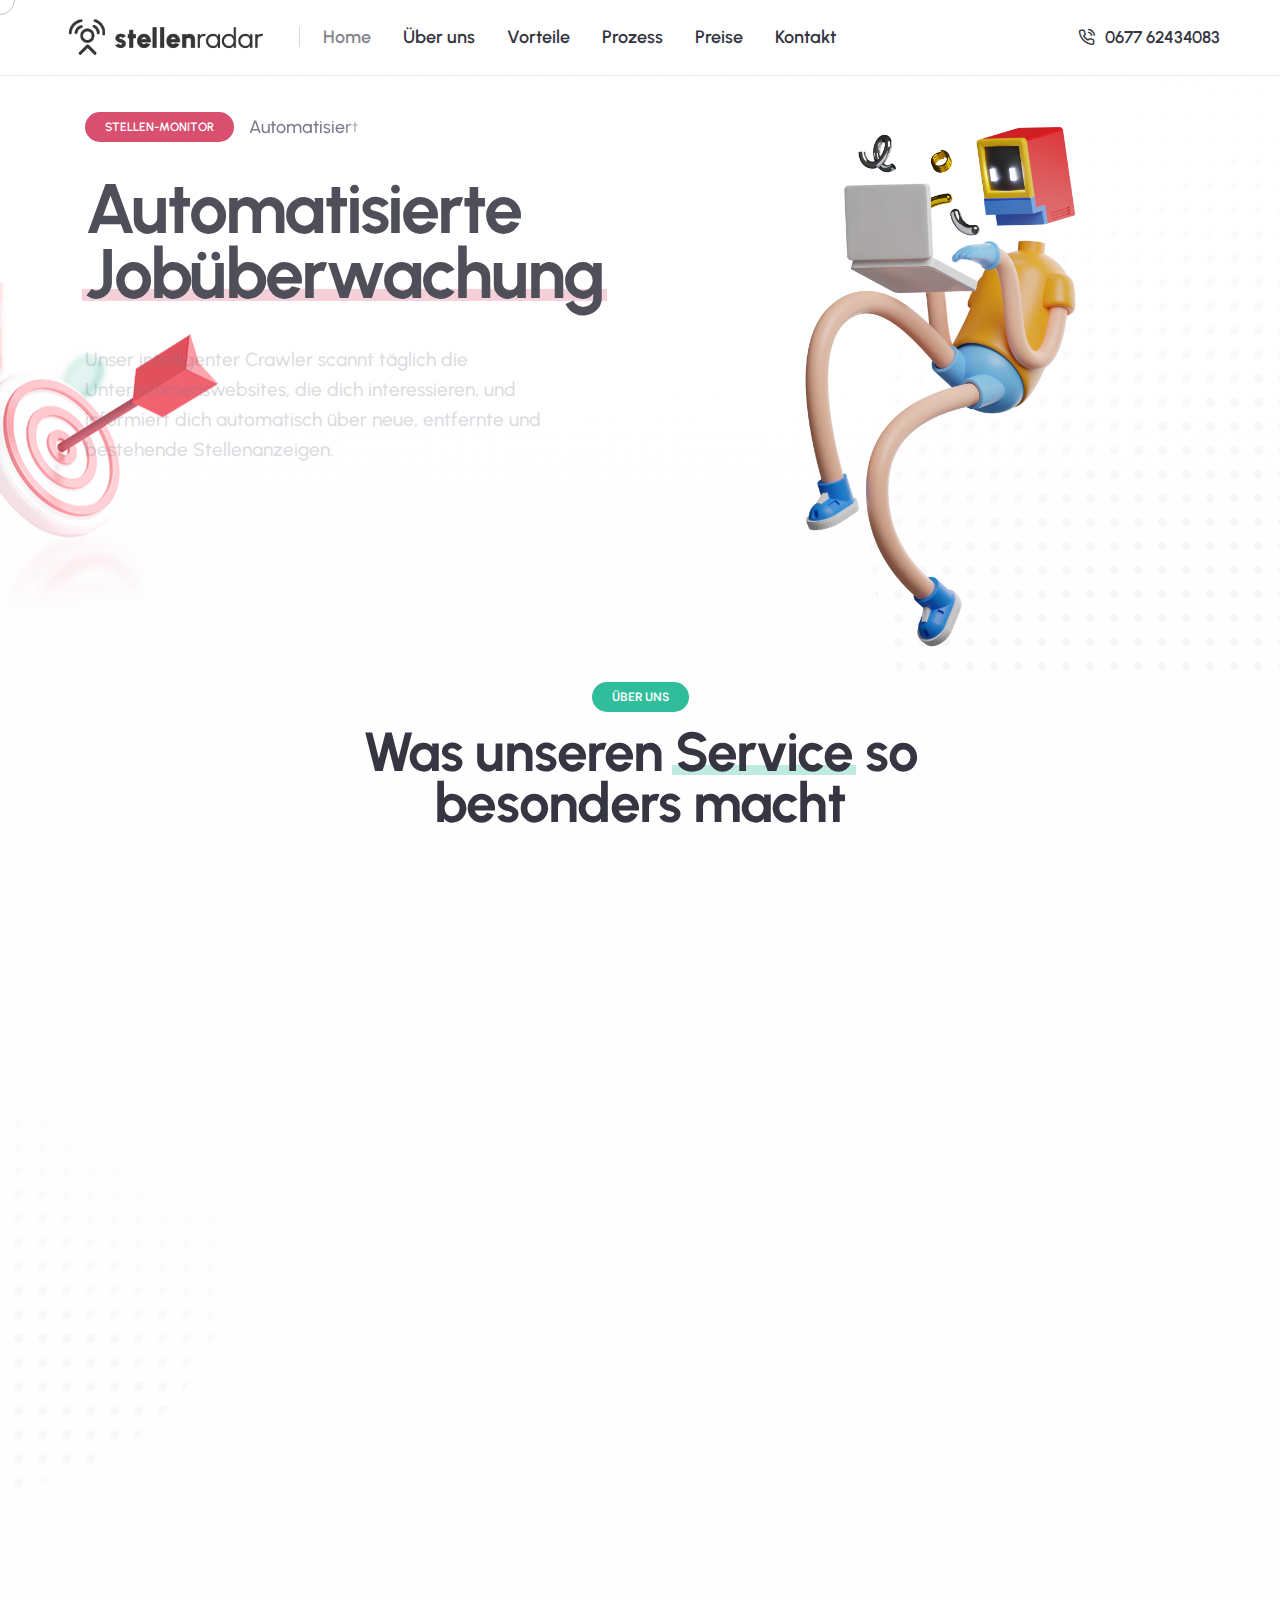
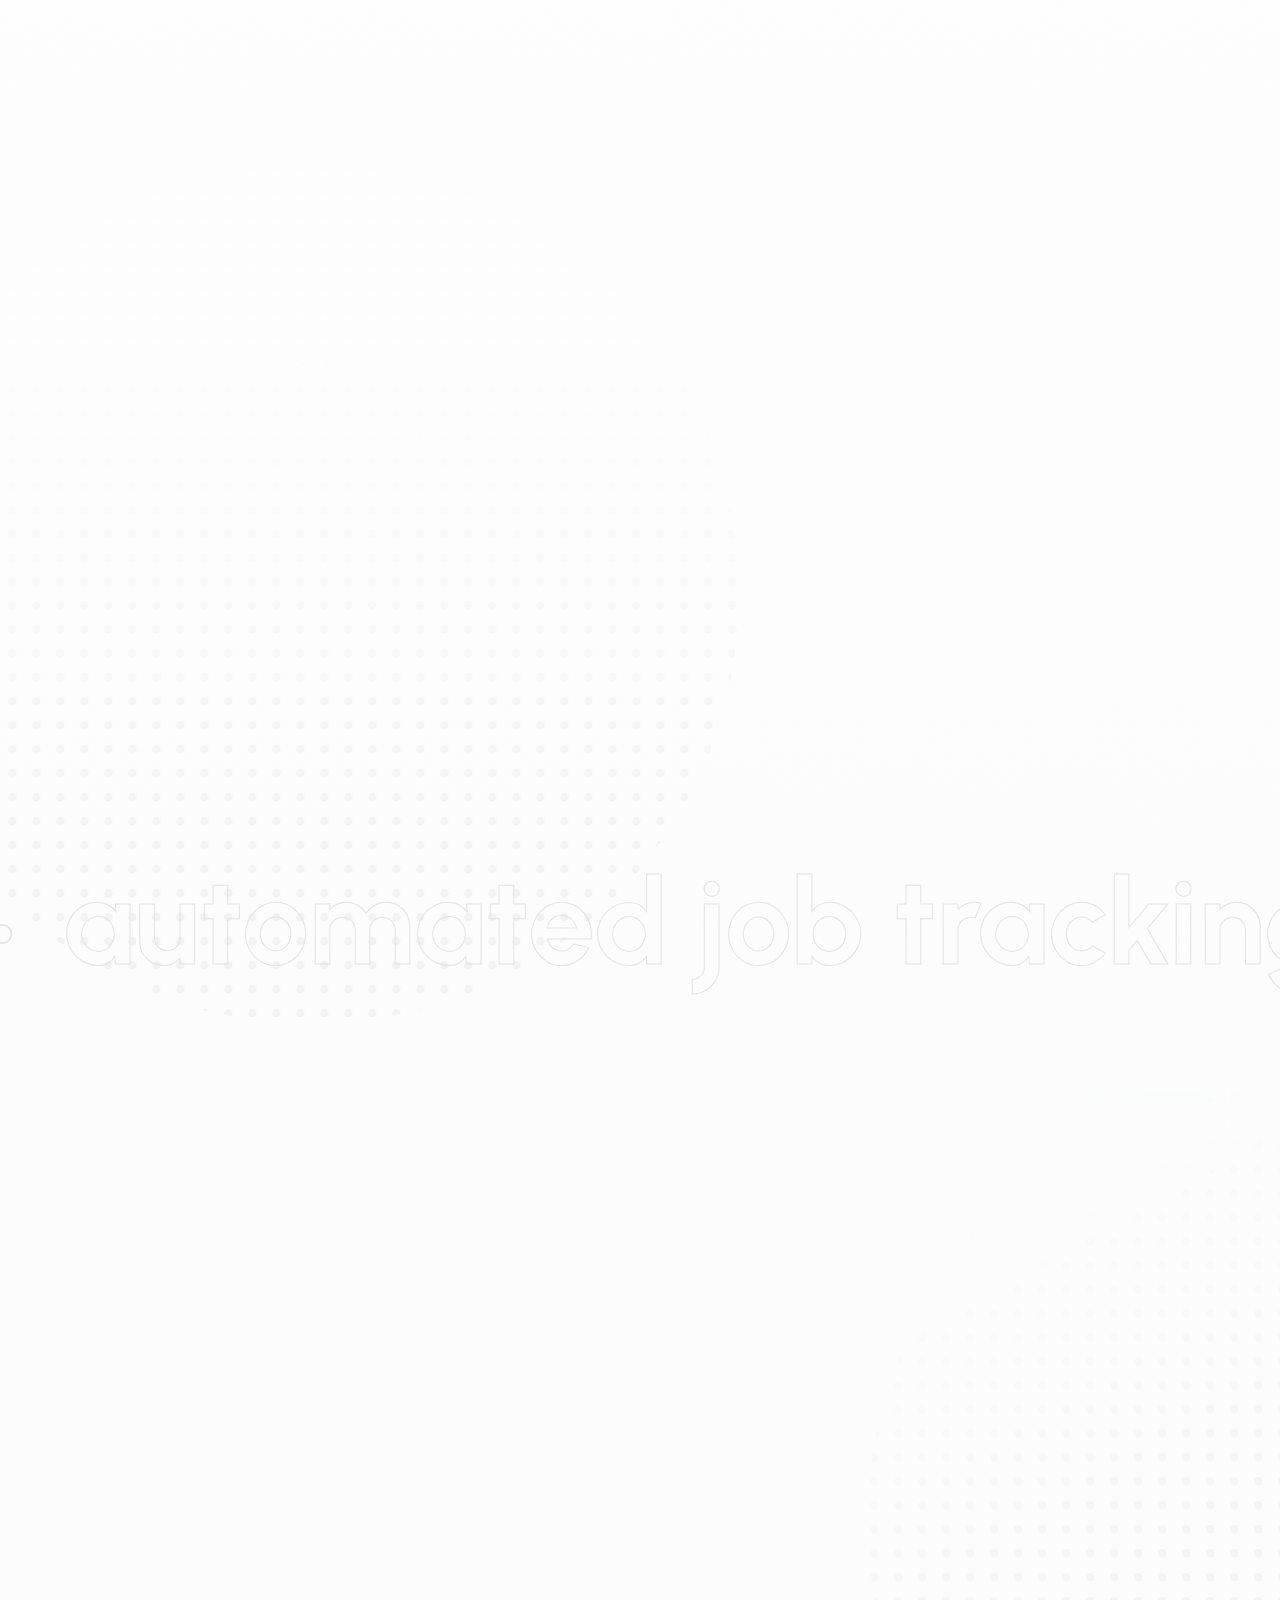
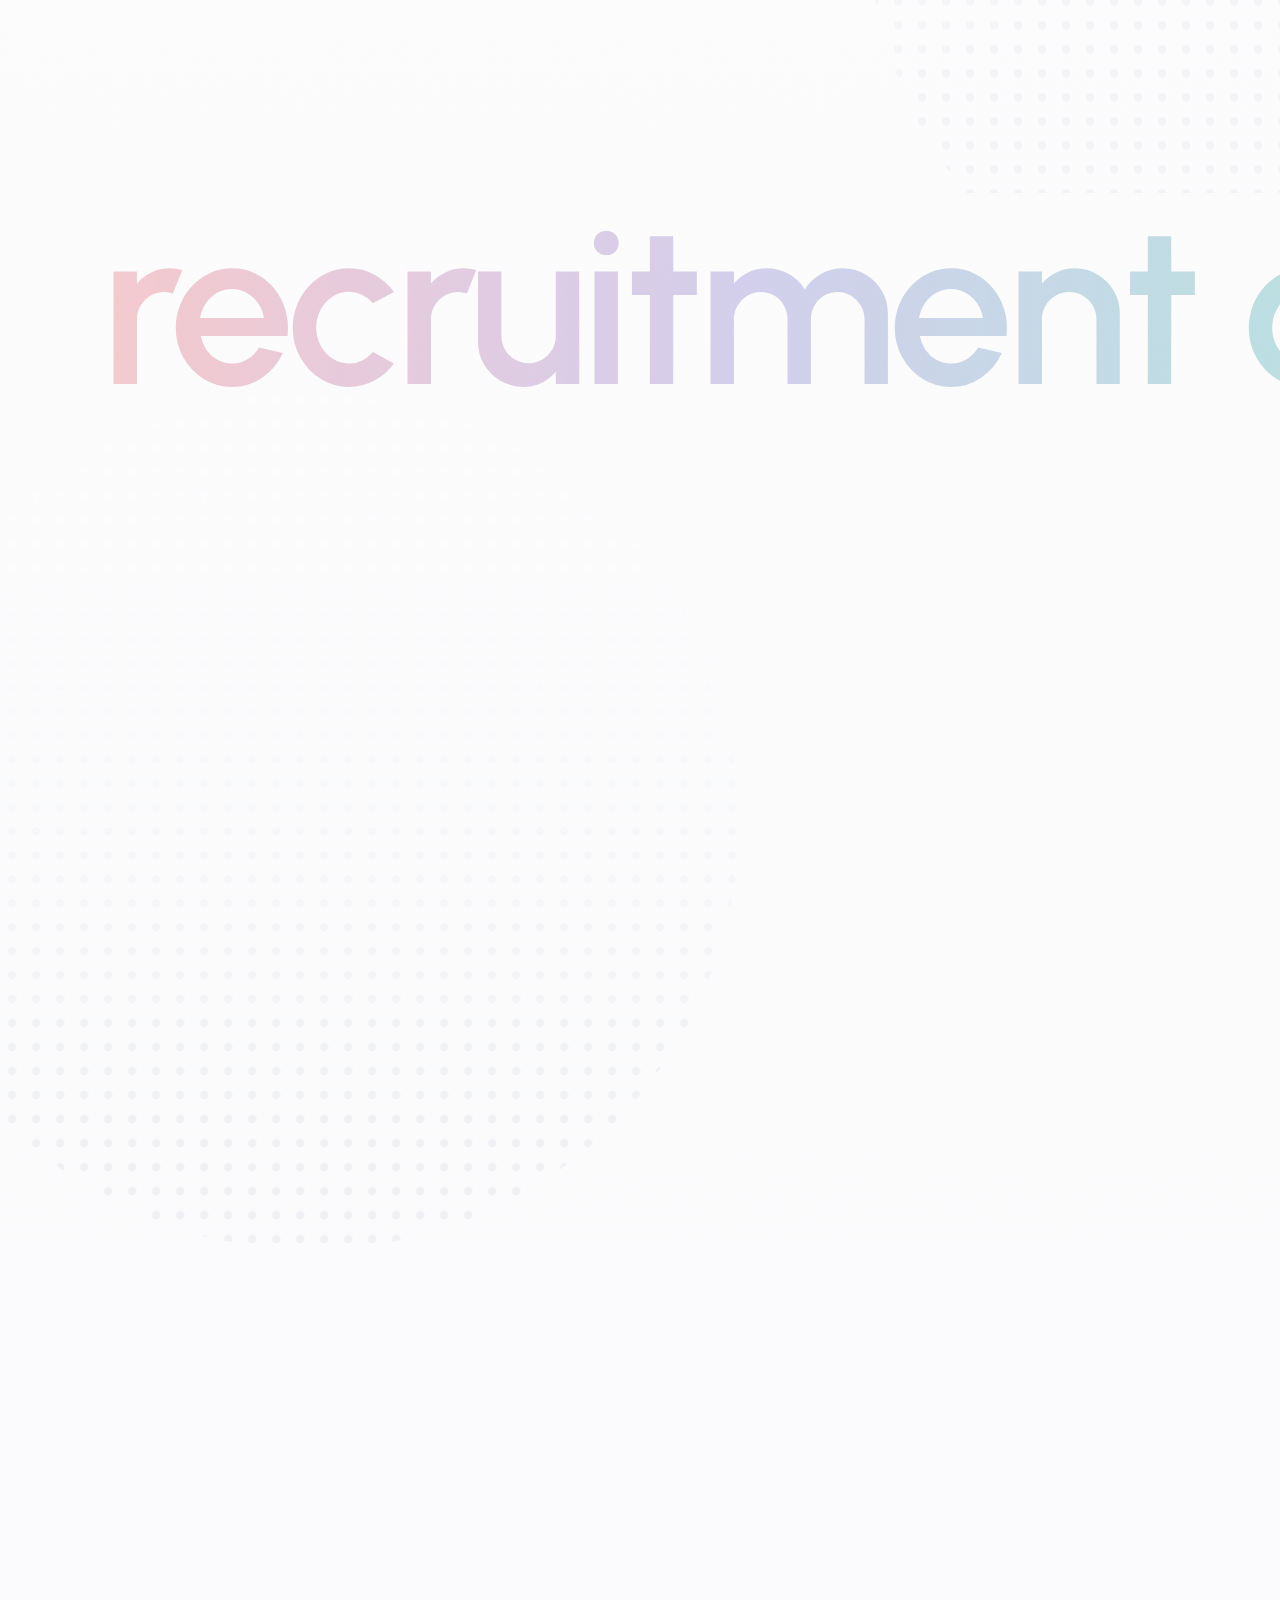
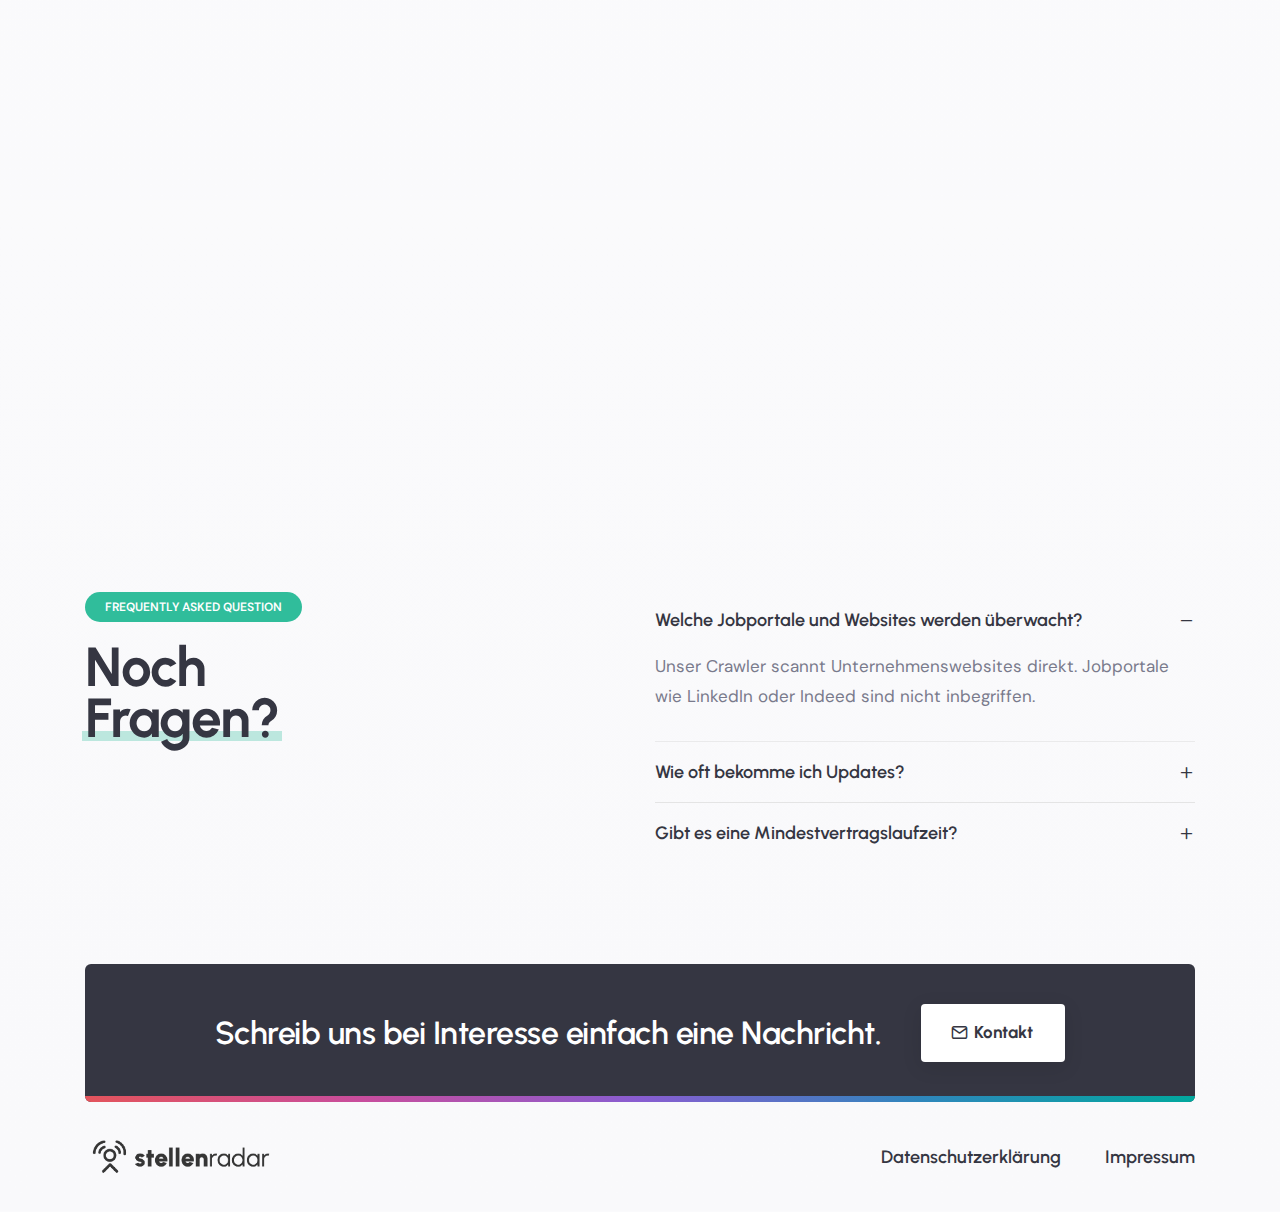
<file: index.html>
﻿<!doctype html>
<html class="no-js" lang="en">
    <head>
        <title>stellenradar.</title>
        <meta charset="utf-8">
        <meta http-equiv="X-UA-Compatible" content="IE=edge" />
        <meta name="author" content="ThemeZaa">
        <meta name="viewport" content="width=device-width,initial-scale=1.0" />
        <!-- favicon icon -->
        <link rel="shortcut icon" href="images/stellenradar/favi.png">
        <link rel="apple-touch-icon" href="images/stellenradar/favi.png">
        <link rel="apple-touch-icon" href="images/stellenradar/favi.png">
        <link rel="apple-touch-icon" href="images/stellenradar/favi.png">
        <!-- google fonts preconnect -->
        <link rel="preconnect" href="https://fonts.googleapis.com" crossorigin>
        <link rel="preconnect" href="https://fonts.gstatic.com" crossorigin>
        <!-- style sheets and font icons  -->
        <link rel="stylesheet" href="css/vendors.min.css"/>
        <link rel="stylesheet" href="css/icon.min.css"/>
        <link rel="stylesheet" href="css/style.css"/>
        <link rel="stylesheet" href="css/responsive.css"/>
        <link rel="stylesheet" href="demos/data-analysis/data-analysis.css" />
    </head>
    <body data-mobile-nav-style="full-screen-menu" data-mobile-nav-bg-color="#353642" class="custom-cursor overflow-x-hidden bg-gradient-very-light-gray"> 
        <!-- start cursor -->
        <div class="cursor-page-inner">
            <div class="circle-cursor circle-cursor-inner"></div>
            <div class="circle-cursor circle-cursor-outer"></div>
        </div>
        <!-- end cursor -->
        <!-- start header --> 
        <header class="header-with-topbar">
            <!-- start navigation -->
            <nav class="navbar navbar-expand-lg header-light bg-transparent disable-fixed border-bottom border-color-transparent-dark-very-light">
                <div class="container-fluid">
                    <div class="col-auto">
                        <a class="navbar-brand" href="demo-data-analysis.html">
                            <img src="images/stellenradar/logo.png" data-at2x="images/stellenradar/logo.png" alt="" class="default-logo">
                            <img src="images/stellenradar/logo.png" data-at2x="images/stellenradar/logo.png" alt="" class="alt-logo">
                            <img src="images/stellenradar/logo.png" data-at2x="images/stellenradar/logo.png" alt="" class="mobile-logo"> 
                        </a>
                    </div>
                    <div class="col-auto menu-order left-nav">
                        <button class="navbar-toggler float-start" type="button" data-bs-toggle="collapse" data-bs-target="#navbarNav" aria-controls="navbarNav" aria-label="Toggle navigation">
                            <span class="navbar-toggler-line"></span>
                            <span class="navbar-toggler-line"></span>
                            <span class="navbar-toggler-line"></span>
                            <span class="navbar-toggler-line"></span>
                        </button>
                        <div class="collapse navbar-collapse" id="navbarNav"> 
                            <ul class="navbar-nav alt-font"> 
                                <li class="nav-item"><a href="index.html" class="nav-link">Home</a></li>
                                <li class="nav-item"><a href="#about" class="nav-link">Über uns</a></li>
                                <li class="nav-item"><a href="#benefits" class="nav-link">Vorteile</a></li>
                                <li class="nav-item"><a href="#process" class="nav-link">Prozess</a></li>
                                <li class="nav-item"><a href="#pricing" class="nav-link">Preise</a></li>
                                <li class="nav-item"><a href="#contact" class="nav-link">Kontakt</a></li>
                            </ul>
                        </div>
                    </div>
                    <div class="col-auto ms-auto d-none d-sm-flex">
                        <div class="header-icon">
                            <div class="d-none d-xl-inline-block"><div class="alt-font fw-600"><a href="tel:0677 62434083" class="widget-text"><i class="feather icon-feather-phone-call me-10px"></i>0677 62434083</a></div></div>
                        </div>
                    </div>
                </div>
            </nav>
            <!-- end navigation -->
        </header>
        <!-- end header --> 
        <!-- start hero section -->
        <section class="top-space-padding pb-0 overflow-hidden position-relative lg-pb-30px"> 
            <img src="images/demo-data-analysis-bg-07.png" class="position-absolute top-10 right-0px lg-w-30 lg-bottom-0px" data-bottom-top="transform: translateY(150px)" data-top-bottom="transform: translateY(-150px)" alt=""/>
          
            <div class="container h-100">   
                <div class="position-absolute bottom-50px left-0px animation-float d-none d-xl-block">
                    <img src="images/demo-data-analysis-bg-02.webp" data-bottom-top="transform: translateY(150px)" data-top-bottom="transform: translateY(-150px)" alt="">
                </div> 
                <div class="row align-items-center h-100 md-mt-50px">
                    <div class="col-xl-6 col-lg-6 mb-9 position-relative z-index-1" data-anime='{ "el": "childs", "translateY": [30, 0], "opacity": [0,1], "duration": 600, "delay": 0, "staggervalue": 300, "easing": "easeOutQuad" }'>  
                        <div class="d-flex align-items-start align-items-sm-center alt-font mb-30px">
                            <div class="flex-shrink-0 bg-cabaret-red fw-600 text-white text-uppercase ps-20px pe-20px fs-12 me-15px border-radius-100px">Stellen-Monitor</div>
                            <span class="fs-18 fw-500" data-fancy-text='{ "effect": "rotate", "string": ["Automatisiert", "Effizient", "Zuverlässig", "Zeitsparend"], "speed": 50, "duration": 3500 }'></span> 
                        </div>
                        <h1 class="alt-font text-dark-gray fw-700 ls-minus-2px mb-20px">Automatisierte <span class="text-highlight">Jobüberwachung <span class="bg-cabaret-red opacity-3 h-12px bottom-15px"></span></span></h1> 
                        <div class="alt-font fw-500 fs-19 w-85 sm-w-100 mb-35px xs-mb-25px">Unser intelligenter Crawler scannt täglich die Unternehmenswebsites, die dich interessieren, und informiert dich automatisch über neue, entfernte und bestehende Stellenanzeigen.
                        </div>
                        <a href="index.html#process" class="btn btn-extra-large btn-dark-gray btn-hover-animation-switch btn-round-edge btn-box-shadow btn-icon-left me-25px">
                            <span> 
                                <span class="btn-text">Wie funktioniert's</span>
                                <span class="btn-icon"><i class="feather icon-feather-help-circle"></i></span>
                                <span class="btn-icon"><i class="feather icon-feather-help-circle"></i></span>
                            </span>
                        </a>
                        <a href="mailto:office@stellenradar.com" class="btn btn-link btn-hover-animation-switch btn-extra-large text-dark-gray btn-icon-left align-middle p-0 xs-mt-20px xs-mb-20px">
                            <span>
                                <span class="btn-text">office@stellenradar.com</span>
                                <span class="btn-icon"><i class="feather icon-feather-mail"></i></span>
                                <span class="btn-icon"><i class="feather icon-feather-mail"></i></span>
                            </span> 
                        </a>
                    </div> 
                    <div class="col-xl-6 col-lg-6 align-self-end">
                        <div class="outside-box-right-20 text-end position-relative z-index-9 animation-float">
                            <img src="images/fetch.png" alt=""> 
                        </div>
                    </div>
                </div> 
            </div>
        </section>
        <!-- end hero section -->  
        <!-- start section -->
        <section class="p-0 position-relative" id="about">
            <img src="images/demo-data-analysis-bg-06.png" class="position-absolute top-20 left-0px" data-bottom-top="transform: translateY(150px)" data-top-bottom="transform: translateY(-150px)" alt=""/>
           <div class="container">
                <div class="row justify-content-center mb-2" data-anime='{ "el": "childs", "translateY": [30, 0], "opacity": [0,1], "duration": 600, "delay": 0, "staggervalue": 300, "easing": "easeOutQuad" }'>
                    <div class="col-xxl-6 col-xl-7 col-lg-8 col-md-9 text-center">
                        <div class="bg-base-color fw-600 text-white text-uppercase ps-20px pe-20px fs-12 border-radius-100px d-inline-block mb-15px">Über uns</div>
                        <h2 class="fw-700 alt-font text-dark-gray ls-minus-1px">Was unseren <span class="text-highlight">Service<span class="bg-base-color opacity-3 h-10px bottom-10px"></span></span> so besonders macht</h2>
                    </div>
                </div>
                <div class="row row-cols-1 row-cols-lg-2 justify-content-center mb-2" data-anime='{ "el": "childs", "perspective": [1200,1200], "translateY": [30, 0], "scale": [1.05, 1], "rotateX": [30, 0], "opacity": [0,1], "duration": 800, "delay": 0, "staggervalue": 300, "easing": "easeOutQuad" }'>
                    <!-- start features box item -->
                    <div class="col icon-with-text-style-02 transition-inner-all mb-30px">
                        <div class="feature-box feature-box-left-icon text-start bg-ghost-white border-radius-4px ps-10 pe-10 pt-8 pb-8 overflow-hidden last-paragraph-no-margin xs-pe-5 xs-ps-5">
                            <div class="feature-box-icon">
                                <img class="w-10 h-10 mb-2" src="images/settings.png" alt=""/>
                            </div>
                            <div class="feature-box-content">
                                <span class="d-inline-block alt-font text-dark-gray fs-20 fw-600 mb-5px">Automatisierte Stellenerfassung</span>
                                <p class="w-90 xl-w-100">Unser System durchsucht täglich die Websites deiner Wunschunternehmen und erfasst alle offenen Stellen vollautomatisch.</p>
                            </div>
                        </div>  
                    </div>
                    <!-- end features box item -->                    
                    <!-- start features box item -->
                    <div class="col icon-with-text-style-02 transition-inner-all mb-30px">
                        <div class="feature-box feature-box-left-icon text-start bg-cosmic-latte-white border-radius-4px ps-10 pe-10 pt-8 pb-8 overflow-hidden last-paragraph-no-margin xs-pe-5 xs-ps-5">
                            <div class="feature-box-icon">
                                <img class="w-10 h-10 mb-2" src="images/active.png" alt=""/>
                            </div>
                            <div class="feature-box-content">
                                <span class="d-inline-block alt-font text-dark-gray fs-20 fw-600 mb-5px">Sofortige Benachrichtigungen</span>
                                <p class="w-90 xl-w-100">Erhalte täglich eine Übersicht mit neuen, geänderten oder entfernten Stellenanzeigen – direkt in dein Postfach.</p>
                            </div>
                        </div>  
                    </div>
                    <!-- end features box item -->                    
                    <!-- start features box item -->
                    <div class="col icon-with-text-style-02 transition-inner-all mb-30px">
                        <div class="feature-box feature-box-left-icon text-start bg-chablis-red border-radius-4px ps-10 pe-10 pt-8 pb-8 overflow-hidden last-paragraph-no-margin position-relative xs-pe-5 xs-ps-5">
                            <div class="feature-box-icon">
                                <img class="w-10 h-10 mb-2" src="images/history.png" alt=""/>
                            </div>
                            <div class="feature-box-content">
                                <span class="d-block alt-font text-dark-gray fs-20 fw-600 mb-5px">Transparenz & Historie</span>
                                <p class="w-90 xl-w-100">Behalte den Überblick! Sieh, welche Stellen schon länger offen sind und welche neu hinzugekommen sind.</p>
                            </div>
                        </div>  
                    </div>
                    <!-- end features box item -->                    
                    <!-- start features box item -->
                    <div class="col icon-with-text-style-02 transition-inner-all mb-30px">
                        <div class="feature-box feature-box-left-icon text-start bg-lavender-violet border-radius-4px ps-10 pe-10 pt-8 pb-8 overflow-hidden last-paragraph-no-margin xs-pe-5 xs-ps-5">
                            <div class="feature-box-icon">
                                <img class="w-10 h-10 mb-2" src="images/energy.png" alt=""/>
                            </div>
                            <div class="feature-box-content">
                                <span class="d-inline-block alt-font text-dark-gray fs-20 fw-600 mb-5px">Zeitsparend & effizient</span>
                                <p class="w-90 xl-w-100">Keine manuelle Recherche mehr notwendig – unser Tool übernimmt die Arbeit für dich.</p>
                            </div>
                        </div>  
                    </div>
                    <!-- end features box item -->                    
                </div>
                <div class="row justify-content-center" data-anime='{ "el": "childs", "translateY": [30, 0], "opacity": [0,1], "duration": 600, "delay": 300, "staggervalue": 300, "easing": "easeOutQuad" }'>
                    <div class="col-auto text-center">
                        <div class="d-inline-block text-dark-gray fs-22 alt-font fw-500"><img class="w-40px m-1" src="images/world-wide-web.png" alt="">Nie wieder <span class="fw-700">manuelles Durchsuchen</span> von Unternehmenswebsites.</div>
                    </div>
                </div>
            </div>
        </section>
        <!-- end section -->
        <!-- start section --> 
        <section class="position-relative pb-0" id="benefits">
            <img src="images/demo-data-analysis-bg-08.png" class="position-absolute top-50px lg-top-120px left-0px lg-w-50" data-bottom-top="transform: translateY(150px)" data-top-bottom="transform: translateY(-150px)" alt=""/>
            <div class="container position-relative">
                <div class="row align-items-center mb-4 sm-mb-25px">
                    <div class="col-xl-6 col-lg-6 text-center text-lg-start md-mb-30px" data-anime='{ "translate": [0, 0], "opacity": [0,1], "duration": 600, "delay": 0, "staggervalue": 300, "easing": "easeOutQuad" }'> 
                        <img src="images/recruiting.png" class="md-w-70 sm-w-100" data-bottom-top="transform: translateY(-50px)" data-top-bottom="transform: translateY(50px)" alt="">
                    </div>
                    <div class="col-xl-5 col-lg-6 offset-xl-1" data-anime='{ "el": "childs", "translateY": [30, 0], "opacity": [0,1], "duration": 600, "delay": 0, "staggervalue": 300, "easing": "easeOutQuad" }'>
                        <div class="bg-base-color fw-600 text-white text-uppercase ps-20px pe-20px fs-12 border-radius-100px d-inline-block mb-25px">Effiziente Automatisierung</div>
                        <h2 class="fw-700 alt-font text-dark-gray ls-minus-1px w-95">Optimiere mit stellenradar deine <span class="text-highlight">Recruiting-Prozesse.<span class="bg-base-color opacity-3 h-10px bottom-10px"></span></span></h2>
                        <p>Unser Service nimmt dir die mühsame manuelle Recherche ab. Wir scannen täglich Unternehmenswebsites und liefern dir alle relevanten Job-Updates direkt in dein Postfach.</p>
                        <div class="icon-with-text-style-08 mb-10px">
                            <div class="feature-box feature-box-left-icon-middle overflow-hidden">
                                <div class="feature-box-icon feature-box-icon-rounded w-40px h-40px bg-very-light-gray rounded-circle me-15px">
                                    <i class="fa-solid fa-check fs-14 text-dark-gray"></i> 
                                </div>
                                <div class="feature-box-content"> 
                                    <span class="text-dark-gray fw-500">Kein manuelles Durchsuchen mehr – unser Crawler erledigt die Arbeit für dich.</span>
                                </div>
                            </div>
                        </div>
                        <div class="icon-with-text-style-08 mb-10px">
                            <div class="feature-box feature-box-left-icon-middle overflow-hidden">
                                <div class="feature-box-icon feature-box-icon-rounded w-40px h-40px bg-very-light-gray rounded-circle me-15px">
                                    <i class="fa-solid fa-check fs-14 text-dark-gray"></i> 
                                </div>
                                <div class="feature-box-content"> 
                                    <span class="text-dark-gray fw-500">Erhalte eine Übersicht über neue, geänderte oder entfernte Stellenanzeigen.</span>
                                </div>
                            </div>
                        </div>
                        <div class="icon-with-text-style-08 mb-10px">
                            <div class="feature-box feature-box-left-icon-middle overflow-hidden">
                                <div class="feature-box-icon feature-box-icon-rounded w-40px h-40px bg-very-light-gray rounded-circle me-15px">
                                    <i class="fa-solid fa-check fs-14 text-dark-gray"></i> 
                                </div>
                                <div class="feature-box-content"> 
                                    <span class="text-dark-gray fw-500">Sieh, wie lange eine Stelle bereits online ist und identifiziere unbesetzte Positionen schneller.</span>
                                </div>
                            </div>
                        </div>
                        <div class="mt-35px">
                            <a href="index.html#process" class="btn btn-large btn-dark-gray btn-hover-animation-switch btn-round-edge btn-box-shadow btn-icon-left me-30px">
                                <span> 
                                    <span class="btn-text">Wie funktioniert's</span>
                                    <span class="btn-icon"><i class="feather icon-feather-help-circle"></i></span>
                                    <span class="btn-icon"><i class="feather icon-feather-help-circle"></i></span>
                                </span>
                            </a>
                            <a href="mailto:office@stellenradar.com" class="btn btn-link btn-hover-animation-switch btn-extra-large text-dark-gray btn-icon-left align-middle p-0 xs-mt-20px xs-mb-20px">
                                <span>
                                    <span class="btn-text">office@stellenradar.com</span>
                                    <span class="btn-icon"><i class="feather icon-feather-mail"></i></span>
                                    <span class="btn-icon"><i class="feather icon-feather-mail"></i></span>
                                </span> 
                            </a>
                        </div>
                    </div> 
                </div>
            </div>
            <div class="container-fluid">
                <div class="row position-relative">
                    <div class="col swiper text-cente" data-slider-options='{ "slidesPerView": "auto", "spaceBetween":0, "centeredSlides": true, "speed": 10000, "loop": true, "pagination": { "el": ".slider-four-slide-pagination-2", "clickable": false }, "allowTouchMove": false, "autoplay": { "delay":1, "disableOnInteraction": false }, "navigation": { "nextEl": ".slider-four-slide-next-2", "prevEl": ".slider-four-slide-prev-2" }, "keyboard": { "enabled": true, "onlyInViewport": true }, "effect": "slide" }'>
                        <div class="swiper-wrapper swiper-width-auto pb-60px sm-pb-30px marquee-slide">
                            <!-- start client item -->
                            <div class="swiper-slide">
                                <div class="fs-120 lh-120 alt-font text-outline text-outline-color-extra-medium-gray fw-700"><span class="w-20px h-20px border border-radius-100 border-2 border-color-extra-medium-gray d-inline-block align-middle ms-50px me-50px sm-ms-30px sm-me-30px"></span>automated job tracking</div>
                            </div>
                            <!-- end client item --> 
                            <!-- start client item -->
                            <div class="swiper-slide">
                                <div class="fs-120 lh-120 alt-font text-outline text-outline-color-extra-medium-gray fw-700"><span class="w-20px h-20px border border-radius-100 border-2 border-color-extra-medium-gray d-inline-block align-middle ms-50px me-50px sm-ms-30px sm-me-30px"></span>real-time notifications</div>
                            </div>
                            <!-- end client item -->
                            <!-- start client item -->
                            <div class="swiper-slide">
                                <div class="fs-120 lh-120 alt-font text-outline text-outline-color-extra-medium-gray fw-700"><span class="w-20px h-20px border border-radius-100 border-2 border-color-extra-medium-gray d-inline-block align-middle ms-50px me-50px sm-ms-30px sm-me-30px"></span>data-driven insights</div>
                            </div>
                            <!-- end client item -->
                            <!-- start client item -->
                            <div class="swiper-slide">
                                <div class="fs-120 lh-120 alt-font text-outline text-outline-color-extra-medium-gray fw-700"><span class="w-20px h-20px border border-radius-100 border-2 border-color-extra-medium-gray d-inline-block align-middle ms-50px me-50px sm-ms-30px sm-me-30px"></span>recruitment optimization</div>
                            </div>
                            <!-- end client item --> 
                            <!-- start client item -->
                            <div class="swiper-slide">
                                <div class="fs-120 lh-120 alt-font text-outline text-outline-color-extra-medium-gray fw-700"><span class="w-20px h-20px border border-radius-100 border-2 border-color-extra-medium-gray d-inline-block align-middle ms-50px me-50px sm-ms-30px sm-me-30px"></span>AI-powered matching</div>
                            </div>
                            <!-- end client item -->
                        </div> 
                    </div>  
                </div> 
            </div>
        </section>
        <!-- end section -->

        <!-- start section -->
        <section class="position-relative overflow-hidden pb-4" id="process">
            <img src="images/demo-data-analysis-bg-07.png" class="position-absolute top-minus-100px lg-top-0px right-0px lg-w-25" data-bottom-top="transform: translateY(150px)" data-top-bottom="transform: translateY(-150px)" alt=""/> 

            <div class="container position-relative">
                <div class="row justify-content-center mb-1" data-anime='{ "el": "childs", "translateY": [30, 0], "opacity": [0,1], "duration": 600, "delay": 0, "staggervalue": 300, "easing": "easeOutQuad" }'>
                    <div class="col-lg-6 text-center position-relative">
                        <div class="bg-base-color fw-600 text-white text-uppercase ps-20px pe-20px fs-12 border-radius-100px d-inline-block mb-15px">Wie funktioniert's</div>
                        <h2 class="fw-700 alt-font text-dark-gray ls-minus-1px">Der stellenradar <span class="text-highlight">Prozess<span class="bg-base-color opacity-3 h-10px bottom-10px"></span></span></h2>
                    </div>
                </div>
                <div class="row row-cols-1 row-cols-lg-3 row-cols-md-2 justify-content-center position-relative" data-anime='{ "el": "childs", "translateY": [30, 0], "opacity": [0,1], "duration": 600, "delay": 0, "staggervalue": 300, "easing": "easeOutQuad" }'>
                    <!-- start process step item -->
                    <div class="col process-step-style-10 last-paragraph-no-margin ps-5 pe-5 pt-6 pb-6 position-relative lg-ps-4 lg-pe-4 lg-pt-8 sm-pt-60px">
                        <div class="process-step-icon-box position-absolute top-0px left-20px xs-left-10px">
                            <div class="number d-inline-block fs-110 fw-700 text-outline text-outline-color-extra-medium-gray">01</div>
                        </div>
                        <h6 class="alt-font fw-700 text-dark-gray mb-10px position-relative">Unternehmen auswählen</h6>
                        <p class="w-85 xl-w-100">Wähle die Unternehmen, deren Stellenangebote du überwachen möchtest.</p>
                    </div>
                    <!-- end process step item --> 
                    <!-- start process step item -->
                    <div class="col process-step-style-10 last-paragraph-no-margin ps-5 pe-5 pt-6 pb-6 position-relative lg-ps-4 lg-pe-4 lg-pt-8 sm-pt-60px">
                        <div class="process-step-icon-box position-absolute top-0px left-20px xs-left-10px">
                            <div class="number d-inline-block fs-110 fw-700 text-outline text-outline-color-extra-medium-gray">02</div>
                        </div>
                        <h6 class="alt-font fw-700 text-dark-gray mb-10px position-relative">Automatische Analyse</h6>
                        <p class="w-85 xl-w-100">Unser intelligenter Crawler scannt täglich die Unternehmenswebsites, die dich interessieren, und informiert dich automatisch über neue, entfernte und bestehende Stellenanzeigen.</p>
                    </div>
                    <!-- end process step item --> 
                    <!-- start process step item -->
                    <div class="col process-step-style-10 last-paragraph-no-margin ps-5 pe-5 pt-6 pb-6 position-relative lg-ps-4 lg-pe-4 lg-pt-8 sm-pt-60px">
                        <div class="process-step-icon-box position-absolute top-0px left-20px xs-left-10px">
                            <div class="number d-inline-block fs-110 fw-700 text-outline text-outline-color-extra-medium-gray">03</div>
                        </div>
                        <h6 class="alt-font fw-700 text-dark-gray mb-10px position-relative">Benachrichtigungen erhalten                        </h6>
                        <p class="w-80 xl-w-100">Erhalte täglich eine Übersicht mit neuen, veränderten und gelöschten Stellen – direkt in dein Postfach.</p>
                    </div>
                    <!-- end process step item --> 
                </div>
            </div>
        </section>
        <!-- end section -->
        <!-- start section -->
        <section class="p-0 position-relative" id="pricing">
            <img src="images/demo-data-analysis-bg-08.png" class="position-absolute top-50px left-0px lg-w-50"  data-bottom-top="transform: translateY(150px)" data-top-bottom="transform: translateY(-150px)" alt=""/>
            <!-- start marquees -->
            <div class="w-100  d-block">
                <div class="alt-font fw-600 fs-225 ls-minus-7px text-gradient-orange-sky-blue text-nowrap opacity-3 text-center overflow-hidden" data-bottom-top="transform: translate3d(100px, 0px, 0px);" data-top-bottom="transform: translate3d(-100px, 0px, 0px);">recruitment optimization</div> 
            </div>
            <!-- end marquees -->
            <div class="container mt-35px">
                <div class="row align-items-end mb-4">
                    <div class="col-xl-6 col-lg-6 animation-float text-center text-lg-start" data-anime='{ "translate": [0, 0], "opacity": [0,1], "duration": 600, "delay": 0, "staggervalue": 300, "easing": "easeOutQuad" }'> 
                        <img src="images/pricing.png" class="md-w-70 sm-w-100" data-bottom-top="transform: translateY(-50px)" data-top-bottom="transform: translateY(50px)" alt="">
                    </div>
                    <div class="col-xl-5 col-lg-6 offset-xl-1" data-anime='{ "translate": [0, 0], "opacity": [0,1], "duration": 600, "delay": 0, "staggervalue": 300, "easing": "easeOutQuad" }'>
                        <div class="bg-base-color fw-600 text-white text-uppercase ps-20px pe-20px fs-12 border-radius-100px d-inline-block mb-20px">Transparente Preise</div>
                        <h2 class="fw-700 alt-font text-dark-gray ls-minus-1px mb-50px sm-mb-35px">Der passende <span class="text-highlight">Preis<span class="bg-base-color opacity-3 h-10px bottom-10px"></span></span> für dein Vorhaben.</h2> 
                        <div class="accordion pricing-table-style-04 mb-50px" id="accordion-style-01" data-active-icon="fa-angle-up" data-inactive-icon="fa-angle-down">
                            <!-- start accordion item -->
                            <div class="accordion-item bg-white active-accordion box-shadow-quadruple-large mb-25px">
                                <div class="accordion-header">
                                    <a href="#" data-bs-toggle="collapse" data-bs-target="#accordion-style-01-01" aria-expanded="true" data-bs-parent="#accordion-style-01"> 
                                        <div class="accordion-title position-relative d-flex align-items-center pe-20px mb-0 text-dark-gray fw-600 fs-20 alt-font ls-05px">Standard Tarif<span class="icon-round bg-extra-medium-gray text-dark-gray w-25px h-25px"><i class="fa-solid fa-angle-up"></i></span></div>
                                    </a>
                                </div>
                                <div id="accordion-style-01-01" class="accordion-collapse collapse show" data-bs-parent="#accordion-style-01">
                                    <div class="accordion-body last-paragraph-no-margin">
                                        <p class="opacity-4 alt-font ls-05px w-80 xl-w-90">Unser Standard-Tarif kostet 25€ pro Monat pro gecrawltem Unternehmen und bietet tägliche Updates sowie detaillierte Verlaufsdaten.
                                        </p>
                                        <div class="d-sm-flex align-items-end mt-25px">
                                            <h5 class="text-white mb-0 alt-font ls-05px fw-500 xs-mb-20px">25€ <span class="fs-17 opacity-4 fw-400">/ monatlich / Unternehmen</span></h5>
                                            <a href="index.html#contact" class="btn btn-transparent-white-light btn-round-edge btn-small border-1 ms-auto fw-500">Kontakt</a>
                                        </div>
                                    </div>
                                </div>
                            </div>
                            <!-- end accordion item -->
                            <!-- start accordion item -->
                            <div class="accordion-item bg-white box-shadow-quadruple-large mb-25px">
                                <div class="accordion-header">
                                    <a href="#" data-bs-toggle="collapse" data-bs-target="#accordion-style-01-02" aria-expanded="false" data-bs-parent="#accordion-style-01">
                                        <div class="accordion-title position-relative d-flex align-items-center pe-20px mb-0 text-dark-gray fw-600 fs-20 alt-font ls-05px">Individuelles Angebot<span class="icon-round bg-extra-medium-gray text-dark-gray w-25px h-25px"><i class="fa-solid fa-angle-down"></i></span></div>
                                    </a>
                                </div>
                                <div id="accordion-style-01-02" class="accordion-collapse collapse" data-bs-parent="#accordion-style-01">
                                    <div class="accordion-body last-paragraph-no-margin">
                                        <p class="opacity-4 alt-font ls-05px w-80 xl-w-90">Für Unternehmen mit individuellen Anforderungen bieten wir maßgeschneiderte Lösungen mit flexibler Preisgestaltung.</p>
                                        <div class="d-sm-flex align-items-end mt-25px">
                                            <a href="index.html#contact" class="btn btn-transparent-white-light btn-round-edge btn-small border-1 ms-auto fw-500">Kontakt</a>
                                        </div>
                                    </div>
                                </div>
                            </div>
                            <!-- end accordion item -->
                        </div>
                    </div>
                </div>
            </div> 
        </section>
        <!-- end section -->
        <!-- start section -->
        <section class="pb-0" id="contact">
            <div class="container" data-anime='{ "el": "childs", "translateY": [30, 0], "opacity": [0,1], "duration": 600, "delay": 0, "staggervalue": 300, "easing": "easeOutQuad" }'> 
                <div class="row justify-content-center">
                    <div class="col-lg-10">
                        <div class="bg-white p-8 border-radius-6px box-shadow-double-large"> 
                            <div class="row justify-content-center">
                                <div class="col-12 text-center mb-3">
                                    <h2 class="fw-700 alt-font text-dark-gray ls-minus-1px">Haben wir dein <span class="text-highlight">Interesse<span class="bg-base-color opacity-3 h-10px bottom-10px"></span></span> geweckt?</h2>
                                </div>
                            </div>
                            <form 
                                action="https://formcarry.com/s/Z2PLp28WTHi"
                                method="POST"
                                enctype="multipart/form-data" 
                                class="contact-form-style-03">
                                <div class="row">
                                    <div class="col-md-6">
                                        <label for="exampleInputEmail1" class="form-label fs-14 text-uppercase text-dark-gray primary-font fw-600 mb-0">Name*</label>
                                        <div class="position-relative form-group mb-25px">
                                            <span class="form-icon"><i class="bi bi-emoji-smile"></i></span>
                                            <input class="ps-0 border-radius-0px border-color-extra-medium-gray bg-transparent form-control required" id="exampleInputEmail1" type="text" name="name" placeholder="Gib hier deinen Namen ein" />
                                        </div>
                                    </div>
                                    <div class="col-md-6">
                                        <label for="exampleInputEmail1" class="form-label fs-14 text-uppercase text-dark-gray primary-font fw-600 mb-0">Telefonnummer</label>
                                        <div class="position-relative form-group mb-25px">
                                            <span class="form-icon"><i class="bi bi-telephone"></i></span>
                                            <input class="ps-0 border-radius-0px border-color-extra-medium-gray bg-transparent form-control" id="exampleInputEmail2" type="tel" name="phone" placeholder="Wie lautet deine Telefonnummer" />
                                        </div>
                                    </div>
                                    <div class="col-md-6">
                                        <label for="exampleInputEmail1" class="form-label fs-14 text-uppercase text-dark-gray primary-font fw-600 mb-0">E-Mail Adresse*</label>
                                        <div class="position-relative form-group mb-25px">
                                            <span class="form-icon"><i class="bi bi-envelope"></i></span>
                                            <input class="ps-0 border-radius-0px border-color-extra-medium-gray bg-transparent form-control required" id="exampleInputEmail3" type="email" name="email" placeholder="Gib hier deine E-Mail Adresse an" />
                                        </div>
                                    </div>
                                    <div class="col-md-6">
                                        <label for="exampleInputEmail1" class="form-label fs-14 text-uppercase text-dark-gray primary-font fw-600 mb-0">Dein Anliegen</label>
                                        <div class="position-relative form-group mb-25px">
                                            <span class="form-icon"><i class="bi bi-journals"></i></span>
                                            <input class="ps-0 border-radius-0px border-color-extra-medium-gray bg-transparent form-control" id="exampleInputEmail4" type="text" name="subject" placeholder="Wie können wir dir weiterhelfen?" />
                                        </div>
                                    </div>
                                    <div class="col-12 mb-35px">
                                        <label for="exampleInputEmail1" class="form-label fs-14 text-uppercase text-dark-gray primary-font fw-600 mb-0">Deine Nachricht</label>
                                        <div class="position-relative form-group form-textarea mb-0"> 
                                            <textarea class="ps-0 border-radius-0px border-color-extra-medium-gray bg-transparent form-control" name="comment" placeholder="Beschreibe hier dein Anliegen" rows="4"></textarea>
                                            <span class="form-icon"><i class="bi bi-chat-square-dots"></i></span>
                                        </div>
                                    </div>
                                    <div class="col-xl-7 col-md-8 text-center text-md-start sm-mb-25px">
                                        <p class="mb-0 fs-14 lh-24 w-85 md-w-100">Ich verstehe, dass meine Daten gemäß der Datenschutzrichtlinie sicher aufbewahrt werden.</p>
                                    </div>
                                    <div class="col-xl-5 col-md-4 text-center text-md-end">
                                        <input id="exampleInputEmail5" type="hidden" name="redirect" value="">
                                        <button class="btn btn-small btn-dark-gray btn-box-shadow btn-round-edge" type="submit">Nachricht senden</button>
                                    </div>
                                    <div class="col-12">
                                        <div class="form-results mt-20px d-none"></div>
                                    </div>
                                </div>
                            </form>
                        </div>
                    </div> 
                </div>
            </div>
        </section>
        <!-- end section -->
        <!-- start section -->
        <section class="pb-0">
            <div class="container">
                <div class="row">
                    <div class="col-lg-6 position-relative text-center text-lg-start">
                        <div class="bg-base-color fw-600 text-white text-uppercase ps-20px pe-20px fs-12 border-radius-100px d-inline-block mb-20px">Frequently Asked Question</div>
                        <h2 class="fw-700 alt-font text-dark-gray ls-minus-1px w-50 mb-10px lg-w-100">Noch <span class="text-highlight">Fragen?<span class="bg-base-color opacity-3 h-10px bottom-10px"></span></span></h2>
                    </div>
                    <div class="col-lg-6">
                        <div class="accordion accordion-style-02" id="accordion-style-02" data-active-icon="icon-feather-minus" data-inactive-icon="icon-feather-plus">
                            <!-- start accordion item -->
                            <div class="accordion-item active-accordion">
                                <div class="accordion-header border-bottom border-color-extra-medium-gray">
                                    <a href="#" data-bs-toggle="collapse" data-bs-target="#accordion-style-02-01" aria-expanded="true" data-bs-parent="#accordion-style-02">
                                        <div class="accordion-title mb-0 position-relative text-dark-gray">
                                            <i class="feather icon-feather-minus"></i><span class="fs-18 alt-font fw-600">Welche Jobportale und Websites werden überwacht?</span>
                                        </div>
                                    </a>
                                </div>
                                <div id="accordion-style-02-01" class="accordion-collapse collapse show" data-bs-parent="#accordion-style-02">
                                    <div class="accordion-body last-paragraph-no-margin border-bottom border-color-light-medium-gray">
                                        <p>Unser Crawler scannt Unternehmenswebsites direkt. Jobportale wie LinkedIn oder Indeed sind nicht inbegriffen.</p>
                                    </div>
                                </div>
                            </div>
                            <!-- end accordion item -->
                            <!-- start accordion item -->
                            <div class="accordion-item">
                                <div class="accordion-header border-bottom border-color-extra-medium-gray">
                                    <a href="#" data-bs-toggle="collapse" data-bs-target="#accordion-style-02-02" aria-expanded="false" data-bs-parent="#accordion-style-02">
                                        <div class="accordion-title mb-0 position-relative text-dark-gray">
                                            <i class="feather icon-feather-plus"></i><span class="fs-18 alt-font fw-600">Wie oft bekomme ich Updates?</span>
                                        </div>
                                    </a>
                                </div>
                                <div id="accordion-style-02-02" class="accordion-collapse collapse" data-bs-parent="#accordion-style-02">
                                    <div class="accordion-body last-paragraph-no-margin border-bottom border-color-light-medium-gray">
                                        <p>Du erhältst täglich eine aktuelle Übersicht per E-Mail mit allen neuen, veränderten oder gelöschten Stellenanzeigen.</p>
                                    </div>
                                </div>
                            </div>
                            <!-- end accordion item -->
                            <!-- start accordion item -->
                            <div class="accordion-item">
                                <div class="accordion-header border-bottom border-color-transparent">
                                    <a href="#" data-bs-toggle="collapse" data-bs-target="#accordion-style-02-03" aria-expanded="false" data-bs-parent="#accordion-style-02">
                                        <div class="accordion-title mb-0 position-relative text-dark-gray">
                                            <i class="feather icon-feather-plus"></i><span class="fs-18 alt-font fw-600">Gibt es eine Mindestvertragslaufzeit?</span>
                                        </div>
                                    </a>
                                </div>
                                <div id="accordion-style-02-03" class="accordion-collapse collapse" data-bs-parent="#accordion-style-02">
                                    <div class="accordion-body last-paragraph-no-margin border-bottom border-color-transparent">
                                        <p>Nein, unser Service ist monatlich kündbar, sodass du jederzeit flexibel bleibst.</p>
                                    </div>
                                </div>
                            </div>
                            <!-- end accordion item -->
                        </div>
                    </div>
                </div> 
            </div>
        </section>
        <!-- end section -->
        <!-- start footer -->
        <footer>
            <div class="container">
                <div class="row justify-content-center mb-30px mx-0">
                    <div class="col-12 position-relative text-center bg-dark-gray p-40px border-radius-6px position-relative overflow-hidden lg-p-30px">
                        <h5 class="alt-font d-block d-xl-inline-block align-middle text-white mb-0 fw-600 me-35px lg-me-0 lg-mb-20px">Schreib uns bei Interesse einfach eine Nachricht.</h5>
                        <a href="index.html#contact" class="btn btn-large btn-white btn-hover-animation-switch btn-round-edge btn-box-shadow btn-icon-left fw-700">
                            <span> 
                                <span class="btn-text">Kontakt</span>
                                <span class="btn-icon"><i class="feather icon-feather-mail"></i></span>
                                <span class="btn-icon"><i class="feather icon-feather-mail"></i></span>
                            </span>
                        </a>
                        <div class="bg-gradient-flamingo-amethyst-green h-6px w-100 position-absolute left-0px bottom-0px"></div>
                    </div>                    
                </div>
                <div class="row align-items-center">
                    <!-- start footer column -->
                    <div class="col-12 col-lg-auto md-mb-15px text-center text-lg-start"> 
                        <a href="index.html" class="footer-logo"><img src="images/stellenradar/logo.png" data-at2x="images/stellenradar/logo.png" alt=""></a>
                    </div>
                    <!-- end footer column -->
                    <!-- start footer column -->
                    <div class="col"> 
                        <ul class="footer-navbar fs-18 alt-font fw-600 text-center text-lg-end"> 
                            <li class="nav-item active"><a href="#" class="nav-link">Datenschutzerklärung</a></li>
                            <li class="nav-item"><a href="#" class="nav-link">Impressum</a></li>
                        </ul>
                    </div>
                    <!-- end footer column -->                  
                </div>
            </div>
        </footer>
        <!-- end footer -->

        <!-- start scroll progress -->
        <div class="scroll-progress d-none d-xxl-block">
            <a href="#" class="scroll-top" aria-label="scroll">
                <span class="scroll-text">Scroll</span><span class="scroll-line"><span class="scroll-point"></span></span>
            </a>
        </div>
        <!-- end scroll progress -->
        <!-- javascript libraries -->
        <script type="text/javascript" src="js/jquery.js"></script>
        <script type="text/javascript" src="js/vendors.min.js"></script>
        <script type="text/javascript" src="js/main.js"></script>
    </body>
</html>
</file>
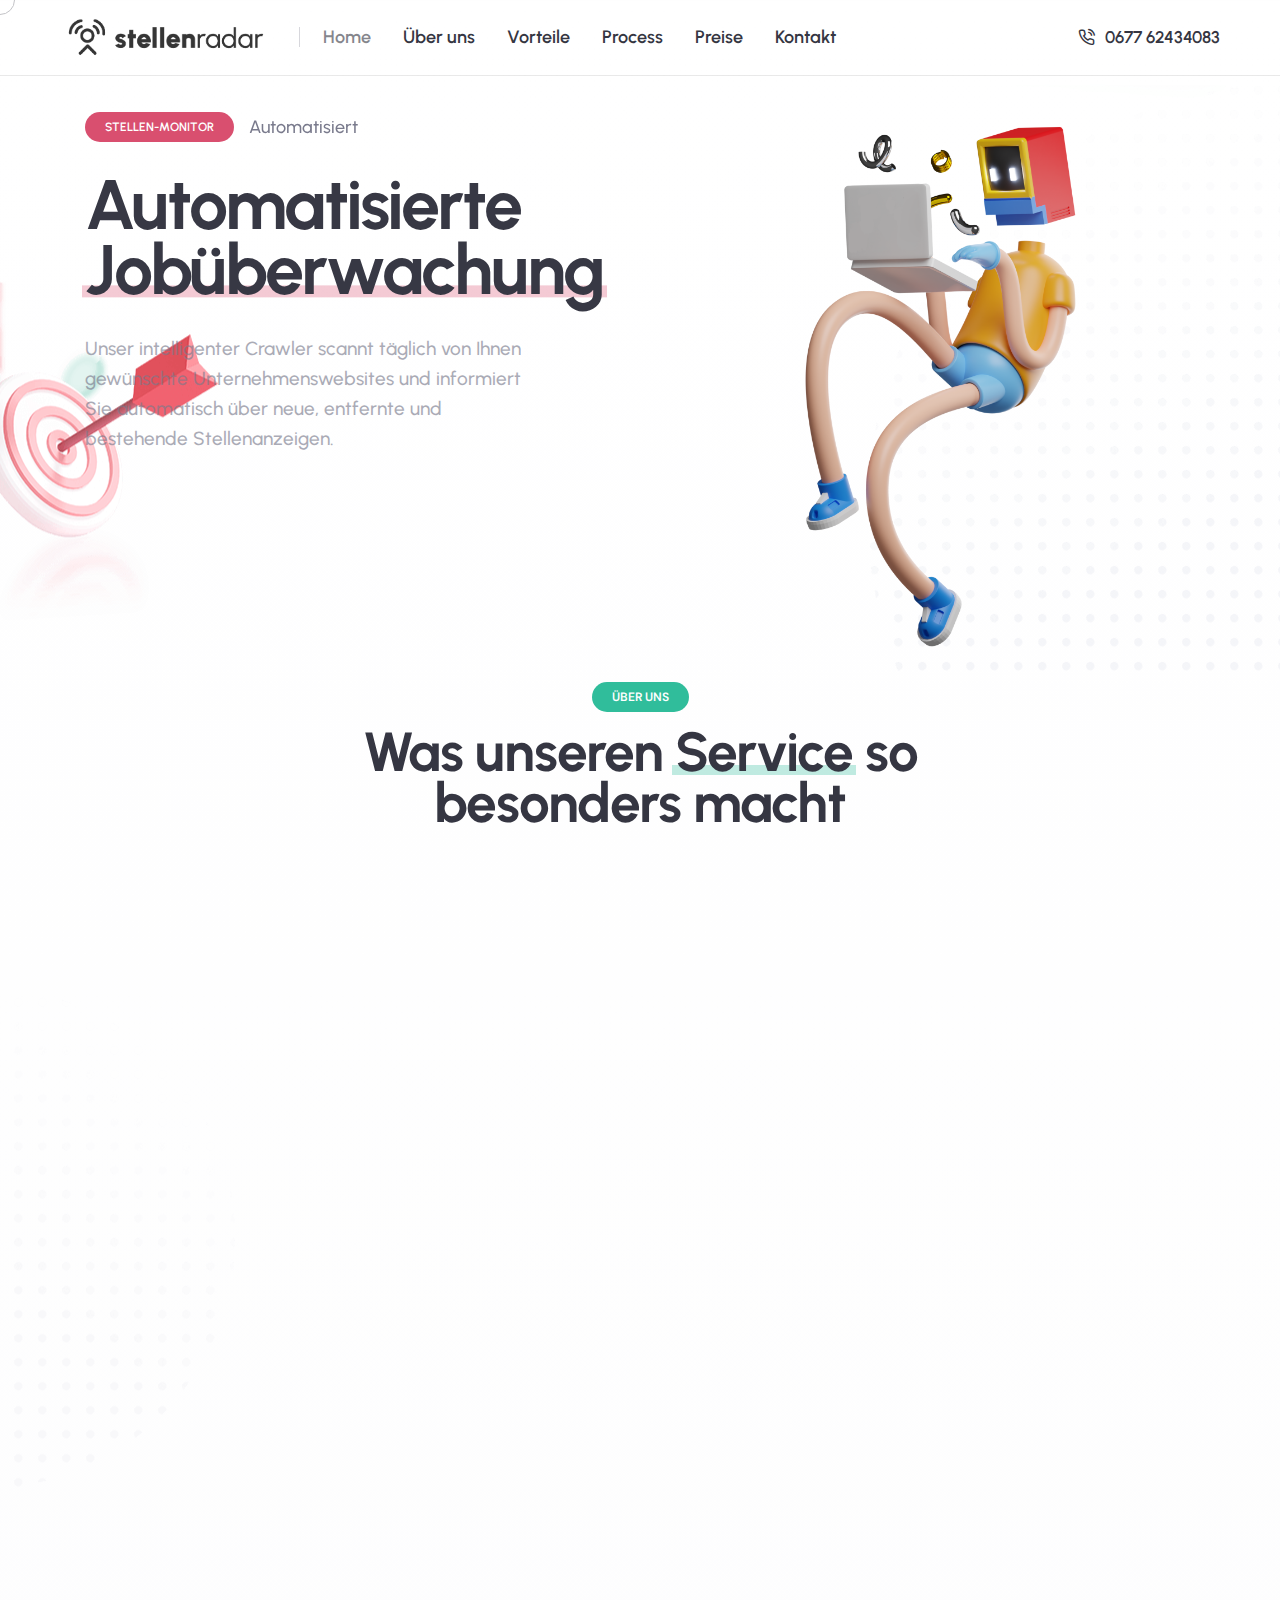
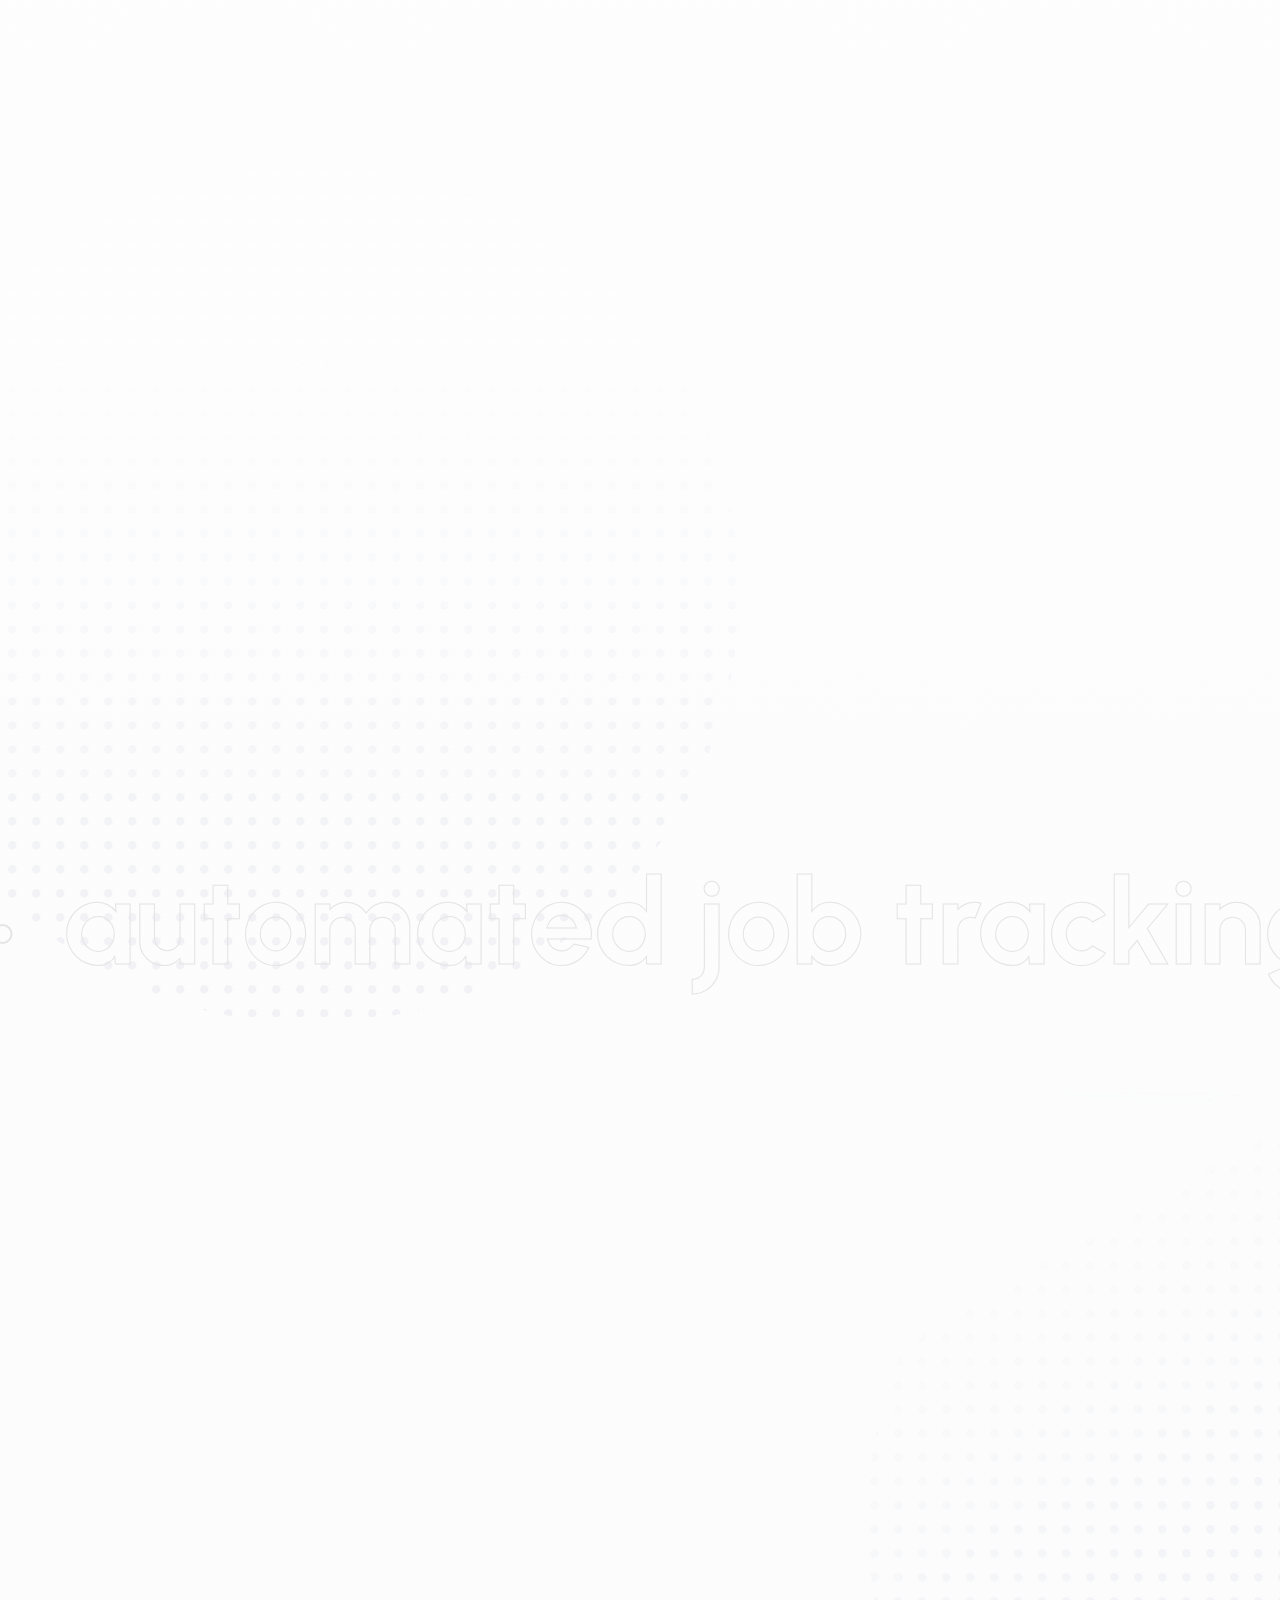
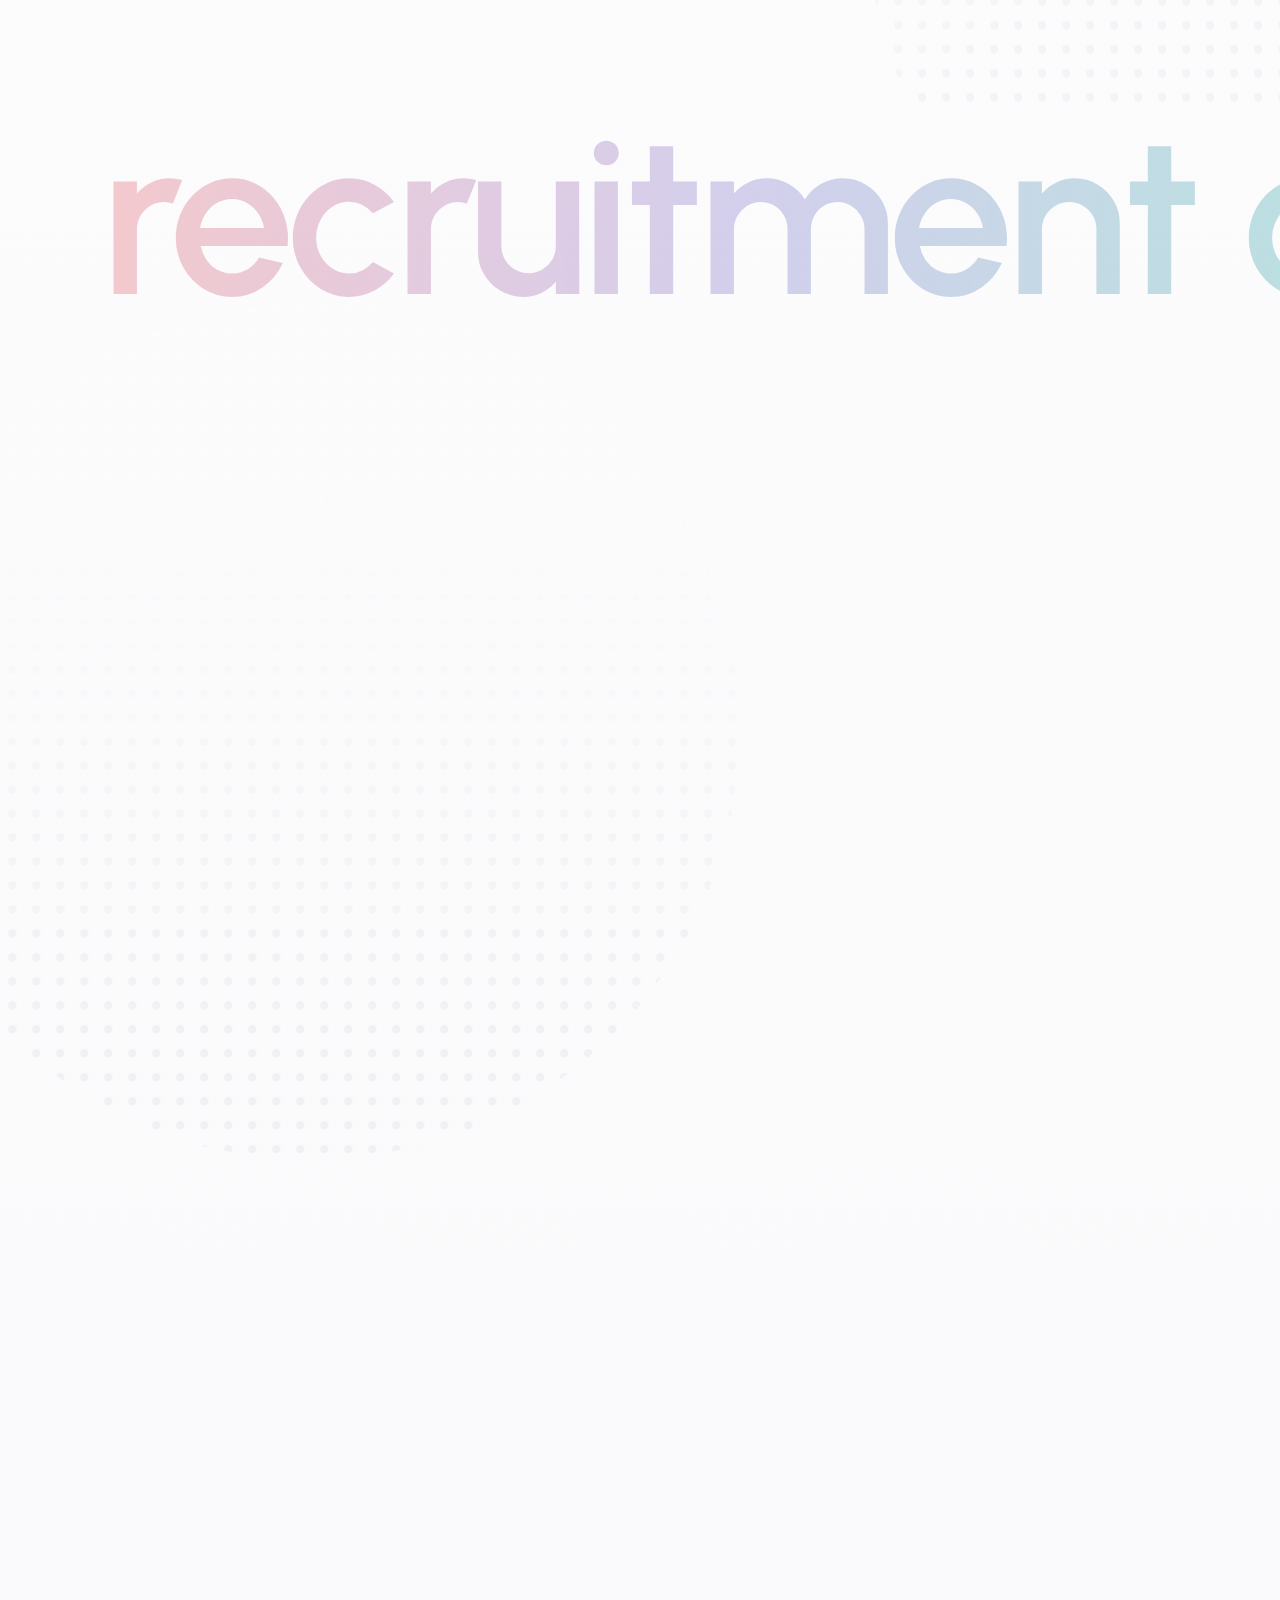
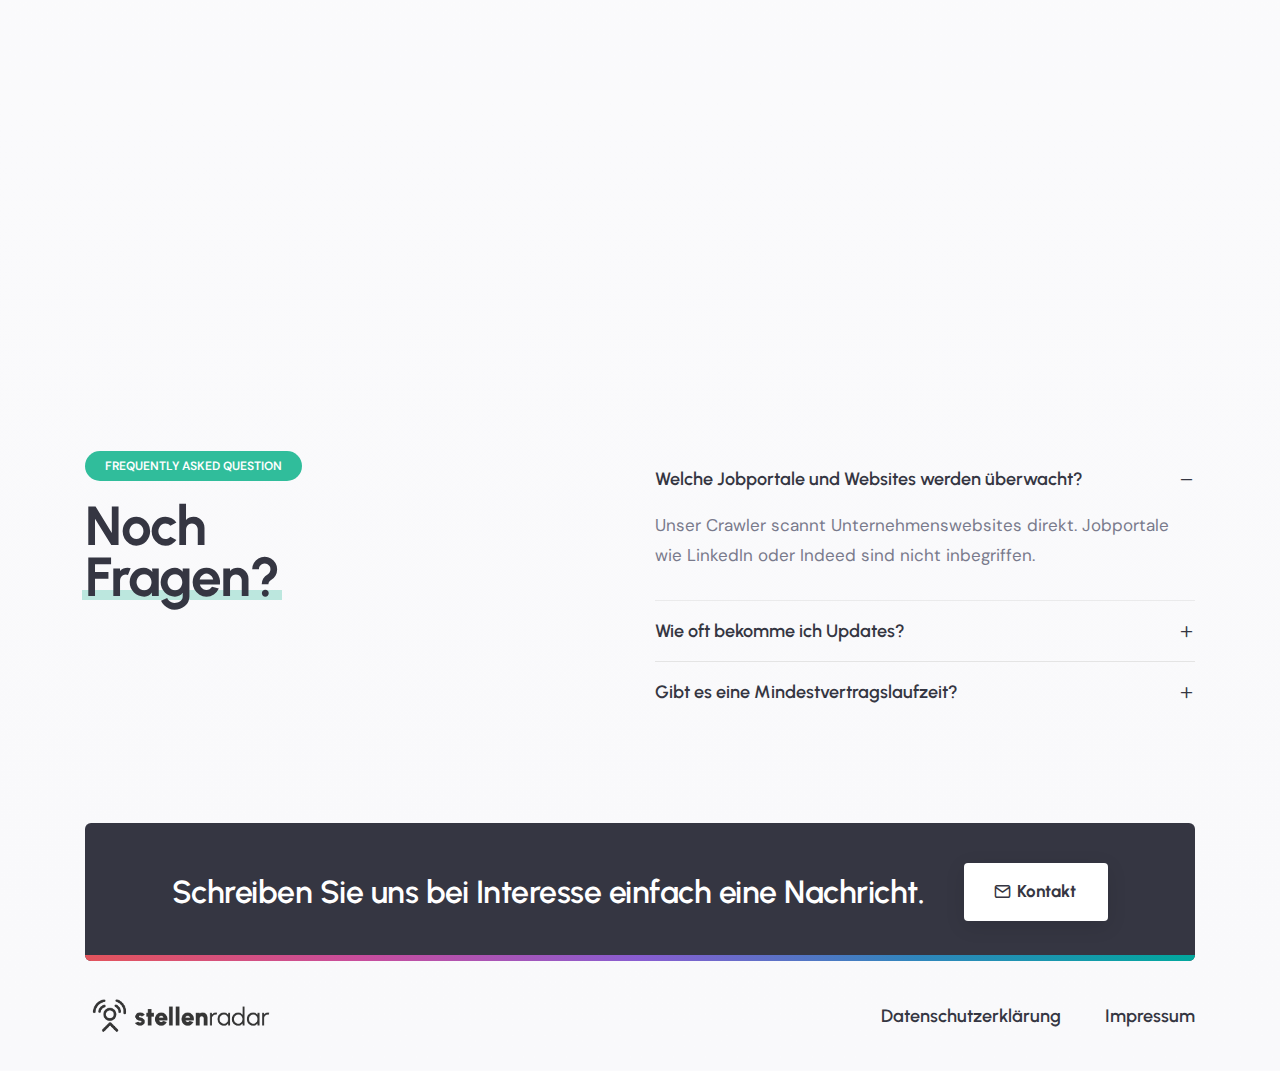
<file: html/index.html>
﻿<!doctype html>
<html class="no-js" lang="en">
    <head>
        <title>stellenradar.</title>
        <meta charset="utf-8">
        <meta http-equiv="X-UA-Compatible" content="IE=edge" />
        <meta name="author" content="ThemeZaa">
        <meta name="viewport" content="width=device-width,initial-scale=1.0" />
        <!-- favicon icon -->
        <link rel="shortcut icon" href="images/stellenradar/favi.png">
        <link rel="apple-touch-icon" href="images/stellenradar/favi.png">
        <link rel="apple-touch-icon" sizes="72x72" href="images/stellenradar/favi.png">
        <link rel="apple-touch-icon" sizes="114x114" href="images/stellenradar/favi.png">
        <!-- google fonts preconnect -->
        <link rel="preconnect" href="https://fonts.googleapis.com" crossorigin>
        <link rel="preconnect" href="https://fonts.gstatic.com" crossorigin>
        <!-- style sheets and font icons  -->
        <link rel="stylesheet" href="css/vendors.min.css"/>
        <link rel="stylesheet" href="css/icon.min.css"/>
        <link rel="stylesheet" href="css/style.css"/>
        <link rel="stylesheet" href="css/responsive.css"/>
        <link rel="stylesheet" href="demos/data-analysis/data-analysis.css" />
    </head>
    <body data-mobile-nav-style="full-screen-menu" data-mobile-nav-bg-color="#353642" class="custom-cursor overflow-x-hidden bg-gradient-very-light-gray"> 
        <!-- start cursor -->
        <div class="cursor-page-inner">
            <div class="circle-cursor circle-cursor-inner"></div>
            <div class="circle-cursor circle-cursor-outer"></div>
        </div>
        <!-- end cursor -->
        <!-- start header --> 
        <header class="header-with-topbar">
            <!-- start navigation -->
            <nav class="navbar navbar-expand-lg header-light bg-transparent disable-fixed border-bottom border-color-transparent-dark-very-light">
                <div class="container-fluid">
                    <div class="col-auto">
                        <a class="navbar-brand" href="demo-data-analysis.html">
                            <img src="images/stellenradar/logo.png" data-at2x="images/stellenradar/logo.png" alt="" class="default-logo">
                            <img src="images/stellenradar/logo.png" data-at2x="images/stellenradar/logo.png" alt="" class="alt-logo">
                            <img src="images/stellenradar/logo.png" data-at2x="images/stellenradar/logo.png" alt="" class="mobile-logo"> 
                        </a>
                    </div>
                    <div class="col-auto menu-order left-nav">
                        <button class="navbar-toggler float-start" type="button" data-bs-toggle="collapse" data-bs-target="#navbarNav" aria-controls="navbarNav" aria-label="Toggle navigation">
                            <span class="navbar-toggler-line"></span>
                            <span class="navbar-toggler-line"></span>
                            <span class="navbar-toggler-line"></span>
                            <span class="navbar-toggler-line"></span>
                        </button>
                        <div class="collapse navbar-collapse" id="navbarNav"> 
                            <ul class="navbar-nav alt-font"> 
                                <li class="nav-item"><a href="index.html" class="nav-link">Home</a></li>
                                <li class="nav-item"><a href="#about" class="nav-link">Über uns</a></li>
                                <li class="nav-item"><a href="#benefits" class="nav-link">Vorteile</a></li>
                                <li class="nav-item"><a href="#process" class="nav-link">Process</a></li>
                                <li class="nav-item"><a href="#pricing" class="nav-link">Preise</a></li>
                                <li class="nav-item"><a href="#contact" class="nav-link">Kontakt</a></li>
                            </ul>
                        </div>
                    </div>
                    <div class="col-auto ms-auto d-none d-sm-flex">
                        <div class="header-icon">
                            <div class="d-none d-xl-inline-block"><div class="alt-font fw-600"><a href="tel:0677 62434083" class="widget-text"><i class="feather icon-feather-phone-call me-10px"></i>0677 62434083</a></div></div>
                        </div>
                    </div>
                </div>
            </nav>
            <!-- end navigation -->
        </header>
        <!-- end header --> 
        <!-- start hero section -->
        <section class="top-space-padding pb-0 overflow-hidden position-relative lg-pb-30px"> 
            <img src="images/demo-data-analysis-bg-07.png" class="position-absolute top-10 right-0px lg-w-30 lg-bottom-0px" data-bottom-top="transform: translateY(150px)" data-top-bottom="transform: translateY(-150px)" alt=""/>
          
            <div class="container h-100">   
                <div class="position-absolute bottom-50px left-0px animation-float d-none d-xl-block">
                    <img src="images/demo-data-analysis-bg-02.webp" data-bottom-top="transform: translateY(150px)" data-top-bottom="transform: translateY(-150px)" alt="">
                </div> 
                <div class="row align-items-center h-100 md-mt-50px">
                    <div class="col-xl-6 col-lg-6 mb-9 position-relative z-index-1" data-anime='{ "el": "childs", "translateY": [30, 0], "opacity": [0,1], "duration": 600, "delay": 0, "staggervalue": 300, "easing": "easeOutQuad" }'>  
                        <div class="d-flex align-items-start align-items-sm-center alt-font mb-30px">
                            <div class="flex-shrink-0 bg-cabaret-red fw-600 text-white text-uppercase ps-20px pe-20px fs-12 me-15px border-radius-100px">Stellen-Monitor</div>
                            <span class="fs-18 fw-500" data-fancy-text='{ "effect": "rotate", "string": ["Automatisiert", "Effizient", "Zuverlässig", "Zeitsparend"], "speed": 50, "duration": 3500 }'></span> 
                        </div>
                        <h1 class="alt-font text-dark-gray fw-700 ls-minus-2px mb-20px">Automatisierte <span class="text-highlight">Jobüberwachung <span class="bg-cabaret-red opacity-3 h-12px bottom-15px"></span></span></h1> 
                        <div class="alt-font fw-500 fs-19 w-85 sm-w-100 mb-35px xs-mb-25px">Unser intelligenter Crawler scannt täglich von Ihnen gewünschte Unternehmenswebsites und informiert Sie automatisch über neue, entfernte und bestehende Stellenanzeigen.</div>
                        <a href="index.html#process" class="btn btn-extra-large btn-dark-gray btn-hover-animation-switch btn-round-edge btn-box-shadow btn-icon-left me-25px">
                            <span> 
                                <span class="btn-text">Wie funktioniert's</span>
                                <span class="btn-icon"><i class="feather icon-feather-help-circle"></i></span>
                                <span class="btn-icon"><i class="feather icon-feather-help-circle"></i></span>
                            </span>
                        </a>
                        <a href="mailto:start@domain.com" class="btn btn-link btn-hover-animation-switch btn-extra-large text-dark-gray btn-icon-left align-middle p-0 xs-mt-20px xs-mb-20px">
                            <span>
                                <span class="btn-text">office@stellenradar.com</span>
                                <span class="btn-icon"><i class="feather icon-feather-mail"></i></span>
                                <span class="btn-icon"><i class="feather icon-feather-mail"></i></span>
                            </span> 
                        </a>
                    </div> 
                    <div class="col-xl-6 col-lg-6 align-self-end">
                        <div class="outside-box-right-20 text-end position-relative z-index-9 animation-float">
                            <img src="images/fetch.png" alt=""> 
                        </div>
                    </div>
                </div> 
            </div>
        </section>
        <!-- end hero section -->  
        <!-- start section -->
        <section class="p-0 position-relative" id="about">
            <img src="images/demo-data-analysis-bg-06.png" class="position-absolute top-20 left-0px" data-bottom-top="transform: translateY(150px)" data-top-bottom="transform: translateY(-150px)" alt=""/>
           <div class="container">
                <div class="row justify-content-center mb-2" data-anime='{ "el": "childs", "translateY": [30, 0], "opacity": [0,1], "duration": 600, "delay": 0, "staggervalue": 300, "easing": "easeOutQuad" }'>
                    <div class="col-xxl-6 col-xl-7 col-lg-8 col-md-9 text-center">
                        <div class="bg-base-color fw-600 text-white text-uppercase ps-20px pe-20px fs-12 border-radius-100px d-inline-block mb-15px">Über uns</div>
                        <h2 class="fw-700 alt-font text-dark-gray ls-minus-1px">Was unseren <span class="text-highlight">Service<span class="bg-base-color opacity-3 h-10px bottom-10px"></span></span> so besonders macht</h2>
                    </div>
                </div>
                <div class="row row-cols-1 row-cols-lg-2 justify-content-center mb-2" data-anime='{ "el": "childs", "perspective": [1200,1200], "translateY": [30, 0], "scale": [1.05, 1], "rotateX": [30, 0], "opacity": [0,1], "duration": 800, "delay": 0, "staggervalue": 300, "easing": "easeOutQuad" }'>
                    <!-- start features box item -->
                    <div class="col icon-with-text-style-02 transition-inner-all mb-30px">
                        <div class="feature-box feature-box-left-icon text-start bg-ghost-white border-radius-4px ps-10 pe-10 pt-8 pb-8 overflow-hidden last-paragraph-no-margin xs-pe-5 xs-ps-5">
                            <div class="feature-box-icon">
                                <img class="w-10 h-10 mb-2" src="images/settings.png" alt=""/>
                            </div>
                            <div class="feature-box-content">
                                <span class="d-inline-block alt-font text-dark-gray fs-20 fw-600 mb-5px">Automatisierte Stellenerfassung</span>
                                <p class="w-90 xl-w-100">Unser System durchsucht täglich die Websites deiner Wunschunternehmen und erfasst alle offenen Stellen vollautomatisch.</p>
                            </div>
                        </div>  
                    </div>
                    <!-- end features box item -->                    
                    <!-- start features box item -->
                    <div class="col icon-with-text-style-02 transition-inner-all mb-30px">
                        <div class="feature-box feature-box-left-icon text-start bg-cosmic-latte-white border-radius-4px ps-10 pe-10 pt-8 pb-8 overflow-hidden last-paragraph-no-margin xs-pe-5 xs-ps-5">
                            <div class="feature-box-icon">
                                <img class="w-10 h-10 mb-2" src="images/active.png" alt=""/>
                            </div>
                            <div class="feature-box-content">
                                <span class="d-inline-block alt-font text-dark-gray fs-20 fw-600 mb-5px">Sofortige Benachrichtigungen</span>
                                <p class="w-90 xl-w-100">Erhalte täglich eine Übersicht mit neuen, geänderten oder entfernten Stellenanzeigen – direkt in dein Postfach.</p>
                            </div>
                        </div>  
                    </div>
                    <!-- end features box item -->                    
                    <!-- start features box item -->
                    <div class="col icon-with-text-style-02 transition-inner-all mb-30px">
                        <div class="feature-box feature-box-left-icon text-start bg-chablis-red border-radius-4px ps-10 pe-10 pt-8 pb-8 overflow-hidden last-paragraph-no-margin position-relative xs-pe-5 xs-ps-5">
                            <div class="feature-box-icon">
                                <img class="w-10 h-10 mb-2" src="images/history.png" alt=""/>
                            </div>
                            <div class="feature-box-content">
                                <span class="d-block alt-font text-dark-gray fs-20 fw-600 mb-5px">Transparenz & Historie</span>
                                <p class="w-90 xl-w-100">Behalte den Überblick! Sieh, welche Stellen schon länger offen sind und welche neu hinzugekommen sind.</p>
                            </div>
                        </div>  
                    </div>
                    <!-- end features box item -->                    
                    <!-- start features box item -->
                    <div class="col icon-with-text-style-02 transition-inner-all mb-30px">
                        <div class="feature-box feature-box-left-icon text-start bg-lavender-violet border-radius-4px ps-10 pe-10 pt-8 pb-8 overflow-hidden last-paragraph-no-margin xs-pe-5 xs-ps-5">
                            <div class="feature-box-icon">
                                <img class="w-10 h-10 mb-2" src="images/energy.png" alt=""/>
                            </div>
                            <div class="feature-box-content">
                                <span class="d-inline-block alt-font text-dark-gray fs-20 fw-600 mb-5px">Zeitsparend & effizient</span>
                                <p class="w-90 xl-w-100">Keine manuelle Recherche mehr notwendig – unser Tool übernimmt die Arbeit für dich.</p>
                            </div>
                        </div>  
                    </div>
                    <!-- end features box item -->                    
                </div>
                <div class="row justify-content-center" data-anime='{ "el": "childs", "translateY": [30, 0], "opacity": [0,1], "duration": 600, "delay": 300, "staggervalue": 300, "easing": "easeOutQuad" }'>
                    <div class="col-auto text-center">
                        <div class="d-inline-block text-dark-gray fs-22 alt-font fw-500"><img class="w-40px m-1" src="images/world-wide-web.png" alt="">Nie wieder <span class="fw-700">manuelles Durchsuchen</span> von Unternehmenswebsites.</div>
                    </div>
                </div>
            </div>
        </section>
        <!-- end section -->
        <!-- start section --> 
        <section class="position-relative pb-0" id="benefits">
            <img src="images/demo-data-analysis-bg-08.png" class="position-absolute top-50px lg-top-120px left-0px lg-w-50" data-bottom-top="transform: translateY(150px)" data-top-bottom="transform: translateY(-150px)" alt=""/>
            <div class="container position-relative">
                <div class="row align-items-center mb-4 sm-mb-25px">
                    <div class="col-xl-6 col-lg-6 text-center text-lg-start md-mb-30px" data-anime='{ "translate": [0, 0], "opacity": [0,1], "duration": 600, "delay": 0, "staggervalue": 300, "easing": "easeOutQuad" }'> 
                        <img src="images/recruiting.png" class="md-w-70 sm-w-100" data-bottom-top="transform: translateY(-50px)" data-top-bottom="transform: translateY(50px)" alt="">
                    </div>
                    <div class="col-xl-5 col-lg-6 offset-xl-1" data-anime='{ "el": "childs", "translateY": [30, 0], "opacity": [0,1], "duration": 600, "delay": 0, "staggervalue": 300, "easing": "easeOutQuad" }'>
                        <div class="bg-base-color fw-600 text-white text-uppercase ps-20px pe-20px fs-12 border-radius-100px d-inline-block mb-25px">Effiziente Automatisierung</div>
                        <h2 class="fw-700 alt-font text-dark-gray ls-minus-1px w-95">Optimiere mit stellenradar deine <span class="text-highlight">Recruiting-Prozesse.<span class="bg-base-color opacity-3 h-10px bottom-10px"></span></span></h2>
                        <p>Unser Service nimmt dir die mühsame manuelle Recherche ab. Wir scannen täglich Unternehmenswebsites und liefern dir alle relevanten Job-Updates direkt in dein Postfach.</p>
                        <div class="icon-with-text-style-08 mb-10px">
                            <div class="feature-box feature-box-left-icon-middle overflow-hidden">
                                <div class="feature-box-icon feature-box-icon-rounded w-40px h-40px bg-very-light-gray rounded-circle me-15px">
                                    <i class="fa-solid fa-check fs-14 text-dark-gray"></i> 
                                </div>
                                <div class="feature-box-content"> 
                                    <span class="text-dark-gray fw-500">Kein manuelles Durchsuchen mehr – unser Crawler erledigt die Arbeit für dich.</span>
                                </div>
                            </div>
                        </div>
                        <div class="icon-with-text-style-08 mb-10px">
                            <div class="feature-box feature-box-left-icon-middle overflow-hidden">
                                <div class="feature-box-icon feature-box-icon-rounded w-40px h-40px bg-very-light-gray rounded-circle me-15px">
                                    <i class="fa-solid fa-check fs-14 text-dark-gray"></i> 
                                </div>
                                <div class="feature-box-content"> 
                                    <span class="text-dark-gray fw-500">Erhalte eine Übersicht über neue, geänderte oder entfernte Stellenanzeigen.</span>
                                </div>
                            </div>
                        </div>
                        <div class="icon-with-text-style-08 mb-10px">
                            <div class="feature-box feature-box-left-icon-middle overflow-hidden">
                                <div class="feature-box-icon feature-box-icon-rounded w-40px h-40px bg-very-light-gray rounded-circle me-15px">
                                    <i class="fa-solid fa-check fs-14 text-dark-gray"></i> 
                                </div>
                                <div class="feature-box-content"> 
                                    <span class="text-dark-gray fw-500">Sieh, wie lange eine Stelle bereits online ist und identifiziere unbesetzte Positionen schneller.</span>
                                </div>
                            </div>
                        </div>
                        <div class="mt-35px">
                            <a href="index.html#process" class="btn btn-large btn-dark-gray btn-hover-animation-switch btn-round-edge btn-box-shadow btn-icon-left me-30px">
                                <span> 
                                    <span class="btn-text">Wie funktioniert's</span>
                                    <span class="btn-icon"><i class="feather icon-feather-help-circle"></i></span>
                                    <span class="btn-icon"><i class="feather icon-feather-help-circle"></i></span>
                                </span>
                            </a>
                            <a href="#" class="btn btn-link btn-hover-animation-switch btn-extra-large text-dark-gray btn-icon-left align-middle p-0 xs-mt-20px xs-mb-20px">
                                <span>
                                    <span class="btn-text">office@stellenradar.com</span>
                                    <span class="btn-icon"><i class="feather icon-feather-mail"></i></span>
                                    <span class="btn-icon"><i class="feather icon-feather-mail"></i></span>
                                </span> 
                            </a>
                        </div>
                    </div> 
                </div>
            </div>
            <div class="container-fluid">
                <div class="row position-relative">
                    <div class="col swiper text-cente" data-slider-options='{ "slidesPerView": "auto", "spaceBetween":0, "centeredSlides": true, "speed": 10000, "loop": true, "pagination": { "el": ".slider-four-slide-pagination-2", "clickable": false }, "allowTouchMove": false, "autoplay": { "delay":1, "disableOnInteraction": false }, "navigation": { "nextEl": ".slider-four-slide-next-2", "prevEl": ".slider-four-slide-prev-2" }, "keyboard": { "enabled": true, "onlyInViewport": true }, "effect": "slide" }'>
                        <div class="swiper-wrapper swiper-width-auto pb-60px sm-pb-30px marquee-slide">
                            <!-- start client item -->
                            <div class="swiper-slide">
                                <div class="fs-120 lh-120 alt-font text-outline text-outline-color-extra-medium-gray fw-700"><span class="w-20px h-20px border border-radius-100 border-2 border-color-extra-medium-gray d-inline-block align-middle ms-50px me-50px sm-ms-30px sm-me-30px"></span>automated job tracking</div>
                            </div>
                            <!-- end client item --> 
                            <!-- start client item -->
                            <div class="swiper-slide">
                                <div class="fs-120 lh-120 alt-font text-outline text-outline-color-extra-medium-gray fw-700"><span class="w-20px h-20px border border-radius-100 border-2 border-color-extra-medium-gray d-inline-block align-middle ms-50px me-50px sm-ms-30px sm-me-30px"></span>real-time notifications</div>
                            </div>
                            <!-- end client item -->
                            <!-- start client item -->
                            <div class="swiper-slide">
                                <div class="fs-120 lh-120 alt-font text-outline text-outline-color-extra-medium-gray fw-700"><span class="w-20px h-20px border border-radius-100 border-2 border-color-extra-medium-gray d-inline-block align-middle ms-50px me-50px sm-ms-30px sm-me-30px"></span>data-driven insights</div>
                            </div>
                            <!-- end client item -->
                            <!-- start client item -->
                            <div class="swiper-slide">
                                <div class="fs-120 lh-120 alt-font text-outline text-outline-color-extra-medium-gray fw-700"><span class="w-20px h-20px border border-radius-100 border-2 border-color-extra-medium-gray d-inline-block align-middle ms-50px me-50px sm-ms-30px sm-me-30px"></span>recruitment optimization</div>
                            </div>
                            <!-- end client item --> 
                            <!-- start client item -->
                            <div class="swiper-slide">
                                <div class="fs-120 lh-120 alt-font text-outline text-outline-color-extra-medium-gray fw-700"><span class="w-20px h-20px border border-radius-100 border-2 border-color-extra-medium-gray d-inline-block align-middle ms-50px me-50px sm-ms-30px sm-me-30px"></span>AI-powered matching</div>
                            </div>
                            <!-- end client item -->
                        </div> 
                    </div>  
                </div> 
            </div>
        </section>
        <!-- end section -->

        <!-- start section -->
        <section class="position-relative overflow-hidden pb-4" id="process">
            <img src="images/demo-data-analysis-bg-07.png" class="position-absolute top-minus-100px lg-top-0px right-0px lg-w-25" data-bottom-top="transform: translateY(150px)" data-top-bottom="transform: translateY(-150px)" alt=""/> 

            <div class="container position-relative">
                <div class="row justify-content-center mb-1" data-anime='{ "el": "childs", "translateY": [30, 0], "opacity": [0,1], "duration": 600, "delay": 0, "staggervalue": 300, "easing": "easeOutQuad" }'>
                    <div class="col-lg-6 text-center position-relative">
                        <div class="bg-base-color fw-600 text-white text-uppercase ps-20px pe-20px fs-12 border-radius-100px d-inline-block mb-15px">Wie funktioniert's</div>
                        <h2 class="fw-700 alt-font text-dark-gray ls-minus-1px">Der stellenradar <span class="text-highlight">Prozess<span class="bg-base-color opacity-3 h-10px bottom-10px"></span></span></h2>
                    </div>
                </div>
                <div class="row row-cols-1 row-cols-lg-3 row-cols-md-2 justify-content-center position-relative" data-anime='{ "el": "childs", "translateY": [30, 0], "opacity": [0,1], "duration": 600, "delay": 0, "staggervalue": 300, "easing": "easeOutQuad" }'>
                    <!-- start process step item -->
                    <div class="col process-step-style-10 last-paragraph-no-margin ps-5 pe-5 pt-6 pb-6 position-relative lg-ps-4 lg-pe-4 lg-pt-8 sm-pt-60px">
                        <div class="process-step-icon-box position-absolute top-0px left-20px xs-left-10px">
                            <div class="number d-inline-block fs-110 fw-700 text-outline text-outline-color-extra-medium-gray">01</div>
                        </div>
                        <h6 class="alt-font fw-700 text-dark-gray mb-10px position-relative">Unternehmen auswählen</h6>
                        <p class="w-85 xl-w-100">Wähle die Unternehmen, deren Stellenangebote du überwachen möchtest.</p>
                    </div>
                    <!-- end process step item --> 
                    <!-- start process step item -->
                    <div class="col process-step-style-10 last-paragraph-no-margin ps-5 pe-5 pt-6 pb-6 position-relative lg-ps-4 lg-pe-4 lg-pt-8 sm-pt-60px">
                        <div class="process-step-icon-box position-absolute top-0px left-20px xs-left-10px">
                            <div class="number d-inline-block fs-110 fw-700 text-outline text-outline-color-extra-medium-gray">02</div>
                        </div>
                        <h6 class="alt-font fw-700 text-dark-gray mb-10px position-relative">Automatische Analyse</h6>
                        <p class="w-85 xl-w-100">Unser Crawler scannt täglich die Karriere-Seiten der Unternehmen und erfasst alle relevanten Daten.</p>
                    </div>
                    <!-- end process step item --> 
                    <!-- start process step item -->
                    <div class="col process-step-style-10 last-paragraph-no-margin ps-5 pe-5 pt-6 pb-6 position-relative lg-ps-4 lg-pe-4 lg-pt-8 sm-pt-60px">
                        <div class="process-step-icon-box position-absolute top-0px left-20px xs-left-10px">
                            <div class="number d-inline-block fs-110 fw-700 text-outline text-outline-color-extra-medium-gray">03</div>
                        </div>
                        <h6 class="alt-font fw-700 text-dark-gray mb-10px position-relative">Benachrichtigungen erhalten                        </h6>
                        <p class="w-80 xl-w-100">Erhalte täglich eine Übersicht mit neuen, veränderten und gelöschten Stellen – direkt in dein Postfach.</p>
                    </div>
                    <!-- end process step item --> 
                </div>
            </div>
        </section>
        <!-- end section -->
        <!-- start section -->
        <section class="p-0 position-relative" id="pricing">
            <img src="images/demo-data-analysis-bg-08.png" class="position-absolute top-50px left-0px lg-w-50"  data-bottom-top="transform: translateY(150px)" data-top-bottom="transform: translateY(-150px)" alt=""/>
            <!-- start marquees -->
            <div class="w-100  d-block">
                <div class="alt-font fw-600 fs-225 ls-minus-7px text-gradient-orange-sky-blue text-nowrap opacity-3 text-center" data-bottom-top="transform: translate3d(100px, 0px, 0px);" data-top-bottom="transform: translate3d(-100px, 0px, 0px);">recruitment optimization</div> 
            </div>
            <!-- end marquees -->
            <div class="container mt-35px">
                <div class="row align-items-end mb-4">
                    <div class="col-xl-6 col-lg-6 animation-float text-center text-lg-start" data-anime='{ "translate": [0, 0], "opacity": [0,1], "duration": 600, "delay": 0, "staggervalue": 300, "easing": "easeOutQuad" }'> 
                        <img src="images/pricing.png" class="md-w-70 sm-w-100" data-bottom-top="transform: translateY(-50px)" data-top-bottom="transform: translateY(50px)" alt="">
                    </div>
                    <div class="col-xl-5 col-lg-6 offset-xl-1" data-anime='{ "translate": [0, 0], "opacity": [0,1], "duration": 600, "delay": 0, "staggervalue": 300, "easing": "easeOutQuad" }'>
                        <div class="bg-base-color fw-600 text-white text-uppercase ps-20px pe-20px fs-12 border-radius-100px d-inline-block mb-20px">Transparente Preise</div>
                        <h2 class="fw-700 alt-font text-dark-gray ls-minus-1px mb-50px sm-mb-35px">Der richtige <span class="text-highlight">Preis<span class="bg-base-color opacity-3 h-10px bottom-10px"></span></span> für jeden.</h2> 
                        <div class="accordion pricing-table-style-04 mb-50px" id="accordion-style-01" data-active-icon="fa-angle-up" data-inactive-icon="fa-angle-down">
                            <!-- start accordion item -->
                            <div class="accordion-item bg-white active-accordion box-shadow-quadruple-large mb-25px">
                                <div class="accordion-header">
                                    <a href="#" data-bs-toggle="collapse" data-bs-target="#accordion-style-01-01" aria-expanded="true" data-bs-parent="#accordion-style-01"> 
                                        <div class="accordion-title position-relative d-flex align-items-center pe-20px mb-0 text-dark-gray fw-600 fs-20 alt-font ls-05px">Standard Tarif<span class="icon-round bg-extra-medium-gray text-dark-gray w-25px h-25px"><i class="fa-solid fa-angle-up"></i></span></div>
                                    </a>
                                </div>
                                <div id="accordion-style-01-01" class="accordion-collapse collapse show" data-bs-parent="#accordion-style-01">
                                    <div class="accordion-body last-paragraph-no-margin">
                                        <p class="opacity-4 alt-font ls-05px w-80 xl-w-90">Unser Standard-Tarif kostet 25€ pro Monat pro Unternehmen und bietet tägliche Updates sowie detaillierte Verlaufsdaten</p>
                                        <div class="d-sm-flex align-items-end mt-25px">
                                            <h5 class="text-white mb-0 alt-font ls-05px fw-500 xs-mb-20px">25€ <span class="fs-17 opacity-4 fw-400">/ monatlich / Unternehmen</span></h5>
                                            <a href="index.html#contact" class="btn btn-transparent-white-light btn-round-edge btn-small border-1 ms-auto fw-500">Kontakt</a>
                                        </div>
                                    </div>
                                </div>
                            </div>
                            <!-- end accordion item -->
                            <!-- start accordion item -->
                            <div class="accordion-item bg-white box-shadow-quadruple-large mb-25px">
                                <div class="accordion-header">
                                    <a href="#" data-bs-toggle="collapse" data-bs-target="#accordion-style-01-02" aria-expanded="false" data-bs-parent="#accordion-style-01">
                                        <div class="accordion-title position-relative d-flex align-items-center pe-20px mb-0 text-dark-gray fw-600 fs-20 alt-font ls-05px">Premium Tarif<span class="icon-round bg-extra-medium-gray text-dark-gray w-25px h-25px"><i class="fa-solid fa-angle-down"></i></span></div>
                                    </a>
                                </div>
                                <div id="accordion-style-01-02" class="accordion-collapse collapse" data-bs-parent="#accordion-style-01">
                                    <div class="accordion-body last-paragraph-no-margin">
                                        <p class="opacity-4 alt-font ls-05px w-80 xl-w-90">Für Unternehmen mit individuellen Anforderungen bieten wir maßgeschneiderte Lösungen mit flexibler Preisgestaltung.</p>
                                        <div class="d-sm-flex align-items-end mt-25px">
                                            <a href="index.html#contact" class="btn btn-transparent-white-light btn-round-edge btn-small border-1 ms-auto fw-500">Kontakt</a>
                                        </div>
                                    </div>
                                </div>
                            </div>
                            <!-- end accordion item -->
                        </div>
                    </div>
                </div>
            </div> 
        </section>
        <!-- end section -->
        <!-- start section -->
        <section class="pb-0" id="contact">
            <div class="container" data-anime='{ "el": "childs", "translateY": [30, 0], "opacity": [0,1], "duration": 600, "delay": 0, "staggervalue": 300, "easing": "easeOutQuad" }'> 
                <div class="row justify-content-center">
                    <div class="col-lg-10">
                        <div class="bg-white p-8 border-radius-6px box-shadow-double-large"> 
                            <div class="row justify-content-center">
                                <div class="col-12 text-center mb-3">
                                    <h2 class="fw-700 alt-font text-dark-gray ls-minus-1px">Haben wir Ihr <span class="text-highlight">Interesse<span class="bg-base-color opacity-3 h-10px bottom-10px"></span></span> geweckt?</h2>
                                </div>
                            </div>
                            <form action="email-templates/contact-form.php" method="post" class="contact-form-style-03">
                                <div class="row">
                                    <div class="col-md-6">
                                        <label for="exampleInputEmail1" class="form-label fs-14 text-uppercase text-dark-gray primary-font fw-600 mb-0">Name*</label>
                                        <div class="position-relative form-group mb-25px">
                                            <span class="form-icon"><i class="bi bi-emoji-smile"></i></span>
                                            <input class="ps-0 border-radius-0px border-color-extra-medium-gray bg-transparent form-control required" id="exampleInputEmail1" type="text" name="name" placeholder="Geben Sie hier Ihren Namen ein" />
                                        </div>
                                    </div>
                                    <div class="col-md-6">
                                        <label for="exampleInputEmail1" class="form-label fs-14 text-uppercase text-dark-gray primary-font fw-600 mb-0">Telefonnummer</label>
                                        <div class="position-relative form-group mb-25px">
                                            <span class="form-icon"><i class="bi bi-telephone"></i></span>
                                            <input class="ps-0 border-radius-0px border-color-extra-medium-gray bg-transparent form-control" id="exampleInputEmail2" type="tel" name="phone" placeholder="Wie lautet Ihre Telefonnumer" />
                                        </div>
                                    </div>
                                    <div class="col-md-6">
                                        <label for="exampleInputEmail1" class="form-label fs-14 text-uppercase text-dark-gray primary-font fw-600 mb-0">E-Mail Adresse*</label>
                                        <div class="position-relative form-group mb-25px">
                                            <span class="form-icon"><i class="bi bi-envelope"></i></span>
                                            <input class="ps-0 border-radius-0px border-color-extra-medium-gray bg-transparent form-control required" id="exampleInputEmail3" type="email" name="email" placeholder="Geben Sie hier Ihre E-Mail Adresse an" />
                                        </div>
                                    </div>
                                    <div class="col-md-6">
                                        <label for="exampleInputEmail1" class="form-label fs-14 text-uppercase text-dark-gray primary-font fw-600 mb-0">Ihr Anliegen</label>
                                        <div class="position-relative form-group mb-25px">
                                            <span class="form-icon"><i class="bi bi-journals"></i></span>
                                            <input class="ps-0 border-radius-0px border-color-extra-medium-gray bg-transparent form-control" id="exampleInputEmail4" type="text" name="subject" placeholder="Wie können wir Ihnen weiterhelfen?" />
                                        </div>
                                    </div>
                                    <div class="col-12 mb-35px">
                                        <label for="exampleInputEmail1" class="form-label fs-14 text-uppercase text-dark-gray primary-font fw-600 mb-0">Ihre Nachricht</label>
                                        <div class="position-relative form-group form-textarea mb-0"> 
                                            <textarea class="ps-0 border-radius-0px border-color-extra-medium-gray bg-transparent form-control" name="comment" placeholder="Beschreiben Sie hier Ihr Anliegen" rows="4"></textarea>
                                            <span class="form-icon"><i class="bi bi-chat-square-dots"></i></span>
                                        </div>
                                    </div>
                                    <div class="col-xl-7 col-md-8 text-center text-md-start sm-mb-25px">
                                        <p class="mb-0 fs-14 lh-24 w-85 md-w-100">Ich verstehe, dass meine Daten gemäß der Datenschutzrichtlinie sicher aufbewahrt werden.</p>
                                    </div>
                                    <div class="col-xl-5 col-md-4 text-center text-md-end">
                                        <input id="exampleInputEmail5" type="hidden" name="redirect" value="">
                                        <button class="btn btn-small btn-dark-gray btn-box-shadow btn-round-edge submit" type="submit">Nachricht senden</button>
                                    </div>
                                    <div class="col-12">
                                        <div class="form-results mt-20px d-none"></div>
                                    </div>
                                </div>
                            </form>
                        </div>
                    </div> 
                </div>
            </div>
        </section>
        <!-- end section -->
        <!-- start section -->
        <section class="pb-0">
            <div class="container">
                <div class="row">
                    <div class="col-lg-6 position-relative text-center text-lg-start">
                        <div class="bg-base-color fw-600 text-white text-uppercase ps-20px pe-20px fs-12 border-radius-100px d-inline-block mb-20px">Frequently Asked Question</div>
                        <h2 class="fw-700 alt-font text-dark-gray ls-minus-1px w-50 mb-10px lg-w-100">Noch <span class="text-highlight">Fragen?<span class="bg-base-color opacity-3 h-10px bottom-10px"></span></span></h2>
                    </div>
                    <div class="col-lg-6">
                        <div class="accordion accordion-style-02" id="accordion-style-02" data-active-icon="icon-feather-minus" data-inactive-icon="icon-feather-plus">
                            <!-- start accordion item -->
                            <div class="accordion-item active-accordion">
                                <div class="accordion-header border-bottom border-color-extra-medium-gray">
                                    <a href="#" data-bs-toggle="collapse" data-bs-target="#accordion-style-02-01" aria-expanded="true" data-bs-parent="#accordion-style-02">
                                        <div class="accordion-title mb-0 position-relative text-dark-gray">
                                            <i class="feather icon-feather-minus"></i><span class="fs-18 alt-font fw-600">Welche Jobportale und Websites werden überwacht?</span>
                                        </div>
                                    </a>
                                </div>
                                <div id="accordion-style-02-01" class="accordion-collapse collapse show" data-bs-parent="#accordion-style-02">
                                    <div class="accordion-body last-paragraph-no-margin border-bottom border-color-light-medium-gray">
                                        <p>Unser Crawler scannt Unternehmenswebsites direkt. Jobportale wie LinkedIn oder Indeed sind nicht inbegriffen.</p>
                                    </div>
                                </div>
                            </div>
                            <!-- end accordion item -->
                            <!-- start accordion item -->
                            <div class="accordion-item">
                                <div class="accordion-header border-bottom border-color-extra-medium-gray">
                                    <a href="#" data-bs-toggle="collapse" data-bs-target="#accordion-style-02-02" aria-expanded="false" data-bs-parent="#accordion-style-02">
                                        <div class="accordion-title mb-0 position-relative text-dark-gray">
                                            <i class="feather icon-feather-plus"></i><span class="fs-18 alt-font fw-600">Wie oft bekomme ich Updates?</span>
                                        </div>
                                    </a>
                                </div>
                                <div id="accordion-style-02-02" class="accordion-collapse collapse" data-bs-parent="#accordion-style-02">
                                    <div class="accordion-body last-paragraph-no-margin border-bottom border-color-light-medium-gray">
                                        <p>Du erhältst täglich eine aktuelle Übersicht per E-Mail mit allen neuen, veränderten oder gelöschten Stellenanzeigen.</p>
                                    </div>
                                </div>
                            </div>
                            <!-- end accordion item -->
                            <!-- start accordion item -->
                            <div class="accordion-item">
                                <div class="accordion-header border-bottom border-color-transparent">
                                    <a href="#" data-bs-toggle="collapse" data-bs-target="#accordion-style-02-03" aria-expanded="false" data-bs-parent="#accordion-style-02">
                                        <div class="accordion-title mb-0 position-relative text-dark-gray">
                                            <i class="feather icon-feather-plus"></i><span class="fs-18 alt-font fw-600">Gibt es eine Mindestvertragslaufzeit?</span>
                                        </div>
                                    </a>
                                </div>
                                <div id="accordion-style-02-03" class="accordion-collapse collapse" data-bs-parent="#accordion-style-02">
                                    <div class="accordion-body last-paragraph-no-margin border-bottom border-color-transparent">
                                        <p>Nein, unser Service ist monatlich kündbar, sodass du jederzeit flexibel bleibst.</p>
                                    </div>
                                </div>
                            </div>
                            <!-- end accordion item -->
                        </div>
                    </div>
                </div> 
            </div>
        </section>
        <!-- end section -->
        <!-- start footer -->
        <footer>
            <div class="container">
                <div class="row justify-content-center mb-30px mx-0">
                    <div class="col-12 position-relative text-center bg-dark-gray p-40px border-radius-6px position-relative overflow-hidden lg-p-30px">
                        <h5 class="alt-font d-block d-xl-inline-block align-middle text-white mb-0 fw-600 me-35px lg-me-0 lg-mb-20px">Schreiben Sie uns bei Interesse einfach eine Nachricht.</h5>
                        <a href="index.html#contact" class="btn btn-large btn-white btn-hover-animation-switch btn-round-edge btn-box-shadow btn-icon-left fw-700">
                            <span> 
                                <span class="btn-text">Kontakt</span>
                                <span class="btn-icon"><i class="feather icon-feather-mail"></i></span>
                                <span class="btn-icon"><i class="feather icon-feather-mail"></i></span>
                            </span>
                        </a>
                        <div class="bg-gradient-flamingo-amethyst-green h-6px w-100 position-absolute left-0px bottom-0px"></div>
                    </div>                    
                </div>
                <div class="row align-items-center">
                    <!-- start footer column -->
                    <div class="col-12 col-lg-auto md-mb-15px text-center text-lg-start"> 
                        <a href="index.html" class="footer-logo"><img src="images/stellenradar/logo.png" data-at2x="images/stellenradar/logo.png" alt=""></a>
                    </div>
                    <!-- end footer column -->
                    <!-- start footer column -->
                    <div class="col"> 
                        <ul class="footer-navbar fs-18 alt-font fw-600 text-center text-lg-end"> 
                            <li class="nav-item active"><a href="#" class="nav-link">Datenschutzerklärung</a></li>
                            <li class="nav-item"><a href="#" class="nav-link">Impressum</a></li>
                        </ul>
                    </div>
                    <!-- end footer column -->                  
                </div>
            </div>
        </footer>
        <!-- end footer -->

        <!-- start scroll progress -->
        <div class="scroll-progress d-none d-xxl-block">
            <a href="#" class="scroll-top" aria-label="scroll">
                <span class="scroll-text">Scroll</span><span class="scroll-line"><span class="scroll-point"></span></span>
            </a>
        </div>
        <!-- end scroll progress -->
        <!-- javascript libraries -->
        <script type="text/javascript" src="js/jquery.js"></script>
        <script type="text/javascript" src="js/vendors.min.js"></script>
        <script type="text/javascript" src="js/main.js"></script>
    </body>
</html>
</file>
<file: css/icon.min.css>
@charset "UTF-8";/*!
    Font Awesome
    Version: 6.5.1
    Plugin URL: https://fontawesome.com
    License: Copyright 2023 Fonticons, Inc. | https://fontawesome.com/license/free (Icons: CC BY 4.0, Fonts: SIL OFL 1.1, Code: MIT License)
!*/.fa-stack,.fa-ul>li{position:relative}.fa-beat,.fa-bounce{-webkit-animation-delay:var(--fa-animation-delay,0s);-webkit-animation-duration:var(--fa-animation-duration,1s)}.fa{font-family:var(--fa-style-family,"Font Awesome 6 Free");font-weight:var(--fa-style,900)}.fa-brands,.fa-regular,.fab,.far{font-weight:400}.fa,.fa-brands,.fa-classic,.fa-regular,.fa-sharp,.fa-solid,.fab,.far,.fas{-moz-osx-font-smoothing:grayscale;-webkit-font-smoothing:antialiased;display:var(--fa-display,inline-block);font-style:normal;font-variant:normal;line-height:1;text-rendering:auto}.fa-classic,.fa-regular,.fa-solid,.far,.fas{font-family:"Font Awesome 6 Free"}.fa-brands,.fab{font-family:"Font Awesome 6 Brands"}.fa-1x{font-size:1em}.fa-2x,.fa-2xl,.fa-stack-2x{font-size:2em}.fa-3x{font-size:3em}.fa-4x{font-size:4em}.fa-5x{font-size:5em}.fa-6x{font-size:6em}.fa-7x{font-size:7em}.fa-8x{font-size:8em}.fa-9x{font-size:9em}.fa-10x{font-size:10em}.fa-2xs{font-size:.625em;line-height:.1em;vertical-align:.225em}.fa-xs{font-size:.75em;line-height:.08333em;vertical-align:.125em}.fa-sm{font-size:.875em;line-height:.07143em;vertical-align:.05357em}.fa-lg{font-size:1.25em;line-height:.05em;vertical-align:-.075em}.fa-xl{font-size:1.5em;line-height:.04167em;vertical-align:-.125em}.fa-2xl{line-height:.03125em;vertical-align:-.1875em}.fa-fw{text-align:center;width:1.25em}.fa-ul{list-style-type:none;margin-left:var(--fa-li-margin,2.5em);padding-left:0}.fa-li{left:calc(var(--fa-li-width,2em) * -1);position:absolute;text-align:center;width:var(--fa-li-width,2em);line-height:inherit}.fa-border{border-color:var(--fa-border-color,#eee);border-radius:var(--fa-border-radius,.1em);border-style:var(--fa-border-style,solid);border-width:var(--fa-border-width,.08em);padding:var(--fa-border-padding,.2em .25em .15em)}.fa-pull-left{float:left;margin-right:var(--fa-pull-margin,.3em)}.fa-pull-right{float:right;margin-left:var(--fa-pull-margin,.3em)}.fa-beat{-webkit-animation-name:fa-beat;animation-name:fa-beat;animation-delay:var(--fa-animation-delay,0s);-webkit-animation-direction:var(--fa-animation-direction,normal);animation-direction:var(--fa-animation-direction,normal);animation-duration:var(--fa-animation-duration,1s);-webkit-animation-iteration-count:var(--fa-animation-iteration-count,infinite);animation-iteration-count:var(--fa-animation-iteration-count,infinite);-webkit-animation-timing-function:var(--fa-animation-timing,ease-in-out);animation-timing-function:var(--fa-animation-timing,ease-in-out)}.fa-bounce,.fa-fade{-webkit-animation-direction:var(--fa-animation-direction,normal);-webkit-animation-iteration-count:var(--fa-animation-iteration-count,infinite)}.fa-bounce{-webkit-animation-name:fa-bounce;animation-name:fa-bounce;animation-delay:var(--fa-animation-delay,0s);animation-direction:var(--fa-animation-direction,normal);animation-duration:var(--fa-animation-duration,1s);animation-iteration-count:var(--fa-animation-iteration-count,infinite);-webkit-animation-timing-function:var(--fa-animation-timing,cubic-bezier(.28,.84,.42,1));animation-timing-function:var(--fa-animation-timing,cubic-bezier(.28,.84,.42,1))}.fa-beat-fade,.fa-fade{-webkit-animation-delay:var(--fa-animation-delay,0s)}.fa-fade{-webkit-animation-name:fa-fade;animation-name:fa-fade;animation-delay:var(--fa-animation-delay,0s);animation-direction:var(--fa-animation-direction,normal);-webkit-animation-duration:var(--fa-animation-duration,1s);animation-duration:var(--fa-animation-duration,1s);animation-iteration-count:var(--fa-animation-iteration-count,infinite);-webkit-animation-timing-function:var(--fa-animation-timing,cubic-bezier(.4,0,.6,1));animation-timing-function:var(--fa-animation-timing,cubic-bezier(.4,0,.6,1))}.fa-beat-fade,.fa-flip{-webkit-animation-direction:var(--fa-animation-direction,normal);-webkit-animation-iteration-count:var(--fa-animation-iteration-count,infinite)}.fa-beat-fade{-webkit-animation-name:fa-beat-fade;animation-name:fa-beat-fade;animation-delay:var(--fa-animation-delay,0s);animation-direction:var(--fa-animation-direction,normal);-webkit-animation-duration:var(--fa-animation-duration,1s);animation-duration:var(--fa-animation-duration,1s);animation-iteration-count:var(--fa-animation-iteration-count,infinite);-webkit-animation-timing-function:var(--fa-animation-timing,cubic-bezier(.4,0,.6,1));animation-timing-function:var(--fa-animation-timing,cubic-bezier(.4,0,.6,1))}.fa-flip,.fa-shake{-webkit-animation-delay:var(--fa-animation-delay,0s)}.fa-flip{-webkit-animation-name:fa-flip;animation-name:fa-flip;animation-delay:var(--fa-animation-delay,0s);animation-direction:var(--fa-animation-direction,normal);-webkit-animation-duration:var(--fa-animation-duration,1s);animation-duration:var(--fa-animation-duration,1s);animation-iteration-count:var(--fa-animation-iteration-count,infinite);-webkit-animation-timing-function:var(--fa-animation-timing,ease-in-out);animation-timing-function:var(--fa-animation-timing,ease-in-out)}.fa-shake,.fa-spin{-webkit-animation-direction:var(--fa-animation-direction,normal);-webkit-animation-iteration-count:var(--fa-animation-iteration-count,infinite)}.fa-shake{-webkit-animation-name:fa-shake;animation-name:fa-shake;animation-delay:var(--fa-animation-delay,0s);animation-direction:var(--fa-animation-direction,normal);-webkit-animation-duration:var(--fa-animation-duration,1s);animation-duration:var(--fa-animation-duration,1s);animation-iteration-count:var(--fa-animation-iteration-count,infinite);-webkit-animation-timing-function:var(--fa-animation-timing,linear);animation-timing-function:var(--fa-animation-timing,linear)}.fa-spin{-webkit-animation-name:fa-spin;animation-name:fa-spin;-webkit-animation-delay:var(--fa-animation-delay,0s);animation-delay:var(--fa-animation-delay,0s);animation-direction:var(--fa-animation-direction,normal);-webkit-animation-duration:var(--fa-animation-duration,2s);animation-duration:var(--fa-animation-duration,2s);animation-iteration-count:var(--fa-animation-iteration-count,infinite);-webkit-animation-timing-function:var(--fa-animation-timing,linear);animation-timing-function:var(--fa-animation-timing,linear)}.fa-spin-reverse{--fa-animation-direction:reverse}.fa-pulse,.fa-spin-pulse{-webkit-animation-name:fa-spin;animation-name:fa-spin;-webkit-animation-direction:var(--fa-animation-direction,normal);animation-direction:var(--fa-animation-direction,normal);-webkit-animation-duration:var(--fa-animation-duration,1s);animation-duration:var(--fa-animation-duration,1s);-webkit-animation-iteration-count:var(--fa-animation-iteration-count,infinite);animation-iteration-count:var(--fa-animation-iteration-count,infinite);-webkit-animation-timing-function:var(--fa-animation-timing,steps(8));animation-timing-function:var(--fa-animation-timing,steps(8))}@media (prefers-reduced-motion:reduce){.fa-beat,.fa-beat-fade,.fa-bounce,.fa-fade,.fa-flip,.fa-pulse,.fa-shake,.fa-spin,.fa-spin-pulse{-webkit-animation-delay:-1ms;animation-delay:-1ms;-webkit-animation-duration:1ms;animation-duration:1ms;-webkit-animation-iteration-count:1;animation-iteration-count:1;-webkit-transition-delay:0s;transition-delay:0s;-webkit-transition-duration:0s;transition-duration:0s}}@-webkit-keyframes fa-beat{0%,90%{-webkit-transform:scale(1);transform:scale(1)}45%{-webkit-transform:scale(var(--fa-beat-scale,1.25));transform:scale(var(--fa-beat-scale,1.25))}}@keyframes fa-beat{0%,90%{-webkit-transform:scale(1);transform:scale(1)}45%{-webkit-transform:scale(var(--fa-beat-scale,1.25));transform:scale(var(--fa-beat-scale,1.25))}}@-webkit-keyframes fa-bounce{0%,100%,64%{-webkit-transform:scale(1,1) translateY(0);transform:scale(1,1) translateY(0)}10%{-webkit-transform:scale(var(--fa-bounce-start-scale-x,1.1),var(--fa-bounce-start-scale-y,.9)) translateY(0);transform:scale(var(--fa-bounce-start-scale-x,1.1),var(--fa-bounce-start-scale-y,.9)) translateY(0)}30%{-webkit-transform:scale(var(--fa-bounce-jump-scale-x,.9),var(--fa-bounce-jump-scale-y,1.1)) translateY(var(--fa-bounce-height,-.5em));transform:scale(var(--fa-bounce-jump-scale-x,.9),var(--fa-bounce-jump-scale-y,1.1)) translateY(var(--fa-bounce-height,-.5em))}50%{-webkit-transform:scale(var(--fa-bounce-land-scale-x,1.05),var(--fa-bounce-land-scale-y,.95)) translateY(0);transform:scale(var(--fa-bounce-land-scale-x,1.05),var(--fa-bounce-land-scale-y,.95)) translateY(0)}57%{-webkit-transform:scale(1,1) translateY(var(--fa-bounce-rebound,-.125em));transform:scale(1,1) translateY(var(--fa-bounce-rebound,-.125em))}}@keyframes fa-bounce{0%,100%,64%{-webkit-transform:scale(1,1) translateY(0);transform:scale(1,1) translateY(0)}10%{-webkit-transform:scale(var(--fa-bounce-start-scale-x,1.1),var(--fa-bounce-start-scale-y,.9)) translateY(0);transform:scale(var(--fa-bounce-start-scale-x,1.1),var(--fa-bounce-start-scale-y,.9)) translateY(0)}30%{-webkit-transform:scale(var(--fa-bounce-jump-scale-x,.9),var(--fa-bounce-jump-scale-y,1.1)) translateY(var(--fa-bounce-height,-.5em));transform:scale(var(--fa-bounce-jump-scale-x,.9),var(--fa-bounce-jump-scale-y,1.1)) translateY(var(--fa-bounce-height,-.5em))}50%{-webkit-transform:scale(var(--fa-bounce-land-scale-x,1.05),var(--fa-bounce-land-scale-y,.95)) translateY(0);transform:scale(var(--fa-bounce-land-scale-x,1.05),var(--fa-bounce-land-scale-y,.95)) translateY(0)}57%{-webkit-transform:scale(1,1) translateY(var(--fa-bounce-rebound,-.125em));transform:scale(1,1) translateY(var(--fa-bounce-rebound,-.125em))}}@-webkit-keyframes fa-fade{50%{opacity:var(--fa-fade-opacity,.4)}}@keyframes fa-fade{50%{opacity:var(--fa-fade-opacity,.4)}}@-webkit-keyframes fa-beat-fade{0%,100%{opacity:var(--fa-beat-fade-opacity,.4);-webkit-transform:scale(1);transform:scale(1)}50%{opacity:1;-webkit-transform:scale(var(--fa-beat-fade-scale,1.125));transform:scale(var(--fa-beat-fade-scale,1.125))}}@keyframes fa-beat-fade{0%,100%{opacity:var(--fa-beat-fade-opacity,.4);-webkit-transform:scale(1);transform:scale(1)}50%{opacity:1;-webkit-transform:scale(var(--fa-beat-fade-scale,1.125));transform:scale(var(--fa-beat-fade-scale,1.125))}}@-webkit-keyframes fa-flip{50%{-webkit-transform:rotate3d(var(--fa-flip-x,0),var(--fa-flip-y,1),var(--fa-flip-z,0),var(--fa-flip-angle,-180deg));transform:rotate3d(var(--fa-flip-x,0),var(--fa-flip-y,1),var(--fa-flip-z,0),var(--fa-flip-angle,-180deg))}}@keyframes fa-flip{50%{-webkit-transform:rotate3d(var(--fa-flip-x,0),var(--fa-flip-y,1),var(--fa-flip-z,0),var(--fa-flip-angle,-180deg));transform:rotate3d(var(--fa-flip-x,0),var(--fa-flip-y,1),var(--fa-flip-z,0),var(--fa-flip-angle,-180deg))}}@-webkit-keyframes fa-shake{0%{-webkit-transform:rotate(-15deg);transform:rotate(-15deg)}4%{-webkit-transform:rotate(15deg);transform:rotate(15deg)}24%,8%{-webkit-transform:rotate(-18deg);transform:rotate(-18deg)}12%,28%{-webkit-transform:rotate(18deg);transform:rotate(18deg)}16%{-webkit-transform:rotate(-22deg);transform:rotate(-22deg)}20%{-webkit-transform:rotate(22deg);transform:rotate(22deg)}32%{-webkit-transform:rotate(-12deg);transform:rotate(-12deg)}36%{-webkit-transform:rotate(12deg);transform:rotate(12deg)}100%,40%{-webkit-transform:rotate(0);transform:rotate(0)}}@keyframes fa-shake{0%{-webkit-transform:rotate(-15deg);transform:rotate(-15deg)}4%{-webkit-transform:rotate(15deg);transform:rotate(15deg)}24%,8%{-webkit-transform:rotate(-18deg);transform:rotate(-18deg)}12%,28%{-webkit-transform:rotate(18deg);transform:rotate(18deg)}16%{-webkit-transform:rotate(-22deg);transform:rotate(-22deg)}20%{-webkit-transform:rotate(22deg);transform:rotate(22deg)}32%{-webkit-transform:rotate(-12deg);transform:rotate(-12deg)}36%{-webkit-transform:rotate(12deg);transform:rotate(12deg)}100%,40%{-webkit-transform:rotate(0);transform:rotate(0)}}@-webkit-keyframes fa-spin{0%{-webkit-transform:rotate(0);transform:rotate(0)}100%{-webkit-transform:rotate(360deg);transform:rotate(360deg)}}@keyframes fa-spin{0%{-webkit-transform:rotate(0);transform:rotate(0)}100%{-webkit-transform:rotate(360deg);transform:rotate(360deg)}}.fa-rotate-90{-webkit-transform:rotate(90deg);transform:rotate(90deg)}.fa-rotate-180{-webkit-transform:rotate(180deg);transform:rotate(180deg)}.fa-rotate-270{-webkit-transform:rotate(270deg);transform:rotate(270deg)}.fa-flip-horizontal{-webkit-transform:scale(-1,1);transform:scale(-1,1)}.fa-flip-vertical{-webkit-transform:scale(1,-1);transform:scale(1,-1)}.fa-flip-both,.fa-flip-horizontal.fa-flip-vertical{-webkit-transform:scale(-1,-1);transform:scale(-1,-1)}.fa-rotate-by{-webkit-transform:rotate(var(--fa-rotate-angle,none));transform:rotate(var(--fa-rotate-angle,none))}.fa-stack{display:inline-block;height:2em;line-height:2em;vertical-align:middle;width:2.5em}.fa-stack-1x,.fa-stack-2x{left:0;position:absolute;text-align:center;width:100%;z-index:var(--fa-stack-z-index,auto)}.fa-stack-1x{line-height:inherit}.fa-inverse{color:var(--fa-inverse,#fff)}.fa-0::before{content:"0"}.fa-1::before{content:"1"}.fa-2::before{content:"2"}.fa-3::before{content:"3"}.fa-4::before{content:"4"}.fa-5::before{content:"5"}.fa-6::before{content:"6"}.fa-7::before{content:"7"}.fa-8::before{content:"8"}.fa-9::before{content:"9"}.fa-fill-drip::before{content:"\f576"}.fa-arrows-to-circle::before{content:"\e4bd"}.fa-chevron-circle-right::before,.fa-circle-chevron-right::before{content:"\f138"}.fa-at::before{content:"@"}.fa-trash-alt::before,.fa-trash-can::before{content:"\f2ed"}.fa-text-height::before{content:"\f034"}.fa-user-times::before,.fa-user-xmark::before{content:"\f235"}.fa-stethoscope::before{content:"\f0f1"}.fa-comment-alt::before,.fa-message::before{content:"\f27a"}.fa-info::before{content:"\f129"}.fa-compress-alt::before,.fa-down-left-and-up-right-to-center::before{content:"\f422"}.fa-explosion::before{content:"\e4e9"}.fa-file-alt::before,.fa-file-lines::before,.fa-file-text::before{content:"\f15c"}.fa-wave-square::before{content:"\f83e"}.fa-ring::before{content:"\f70b"}.fa-building-un::before{content:"\e4d9"}.fa-dice-three::before{content:"\f527"}.fa-calendar-alt::before,.fa-calendar-days::before{content:"\f073"}.fa-anchor-circle-check::before{content:"\e4aa"}.fa-building-circle-arrow-right::before{content:"\e4d1"}.fa-volleyball-ball::before,.fa-volleyball::before{content:"\f45f"}.fa-arrows-up-to-line::before{content:"\e4c2"}.fa-sort-desc::before,.fa-sort-down::before{content:"\f0dd"}.fa-circle-minus::before,.fa-minus-circle::before{content:"\f056"}.fa-door-open::before{content:"\f52b"}.fa-right-from-bracket::before,.fa-sign-out-alt::before{content:"\f2f5"}.fa-atom::before{content:"\f5d2"}.fa-soap::before{content:"\e06e"}.fa-heart-music-camera-bolt::before,.fa-icons::before{content:"\f86d"}.fa-microphone-alt-slash::before,.fa-microphone-lines-slash::before{content:"\f539"}.fa-bridge-circle-check::before{content:"\e4c9"}.fa-pump-medical::before{content:"\e06a"}.fa-fingerprint::before{content:"\f577"}.fa-hand-point-right::before{content:"\f0a4"}.fa-magnifying-glass-location::before,.fa-search-location::before{content:"\f689"}.fa-forward-step::before,.fa-step-forward::before{content:"\f051"}.fa-face-smile-beam::before,.fa-smile-beam::before{content:"\f5b8"}.fa-flag-checkered::before{content:"\f11e"}.fa-football-ball::before,.fa-football::before{content:"\f44e"}.fa-school-circle-exclamation::before{content:"\e56c"}.fa-crop::before{content:"\f125"}.fa-angle-double-down::before,.fa-angles-down::before{content:"\f103"}.fa-users-rectangle::before{content:"\e594"}.fa-people-roof::before{content:"\e537"}.fa-people-line::before{content:"\e534"}.fa-beer-mug-empty::before,.fa-beer::before{content:"\f0fc"}.fa-diagram-predecessor::before{content:"\e477"}.fa-arrow-up-long::before,.fa-long-arrow-up::before{content:"\f176"}.fa-burn::before,.fa-fire-flame-simple::before{content:"\f46a"}.fa-male::before,.fa-person::before{content:"\f183"}.fa-laptop::before{content:"\f109"}.fa-file-csv::before{content:"\f6dd"}.fa-menorah::before{content:"\f676"}.fa-truck-plane::before{content:"\e58f"}.fa-record-vinyl::before{content:"\f8d9"}.fa-face-grin-stars::before,.fa-grin-stars::before{content:"\f587"}.fa-bong::before{content:"\f55c"}.fa-pastafarianism::before,.fa-spaghetti-monster-flying::before{content:"\f67b"}.fa-arrow-down-up-across-line::before{content:"\e4af"}.fa-spoon::before,.fa-utensil-spoon::before{content:"\f2e5"}.fa-jar-wheat::before{content:"\e517"}.fa-envelopes-bulk::before,.fa-mail-bulk::before{content:"\f674"}.fa-file-circle-exclamation::before{content:"\e4eb"}.fa-circle-h::before,.fa-hospital-symbol::before{content:"\f47e"}.fa-pager::before{content:"\f815"}.fa-address-book::before,.fa-contact-book::before{content:"\f2b9"}.fa-strikethrough::before{content:"\f0cc"}.fa-k::before{content:"K"}.fa-landmark-flag::before{content:"\e51c"}.fa-pencil-alt::before,.fa-pencil::before{content:"\f303"}.fa-backward::before{content:"\f04a"}.fa-caret-right::before{content:"\f0da"}.fa-comments::before{content:"\f086"}.fa-file-clipboard::before,.fa-paste::before{content:"\f0ea"}.fa-code-pull-request::before{content:"\e13c"}.fa-clipboard-list::before{content:"\f46d"}.fa-truck-loading::before,.fa-truck-ramp-box::before{content:"\f4de"}.fa-user-check::before{content:"\f4fc"}.fa-vial-virus::before{content:"\e597"}.fa-sheet-plastic::before{content:"\e571"}.fa-blog::before{content:"\f781"}.fa-user-ninja::before{content:"\f504"}.fa-person-arrow-up-from-line::before{content:"\e539"}.fa-scroll-torah::before,.fa-torah::before{content:"\f6a0"}.fa-broom-ball::before,.fa-quidditch-broom-ball::before,.fa-quidditch::before{content:"\f458"}.fa-toggle-off::before{content:"\f204"}.fa-archive::before,.fa-box-archive::before{content:"\f187"}.fa-person-drowning::before{content:"\e545"}.fa-arrow-down-9-1::before,.fa-sort-numeric-desc::before,.fa-sort-numeric-down-alt::before{content:"\f886"}.fa-face-grin-tongue-squint::before,.fa-grin-tongue-squint::before{content:"\f58a"}.fa-spray-can::before{content:"\f5bd"}.fa-truck-monster::before{content:"\f63b"}.fa-w::before{content:"W"}.fa-earth-africa::before,.fa-globe-africa::before{content:"\f57c"}.fa-rainbow::before{content:"\f75b"}.fa-circle-notch::before{content:"\f1ce"}.fa-tablet-alt::before,.fa-tablet-screen-button::before{content:"\f3fa"}.fa-paw::before{content:"\f1b0"}.fa-cloud::before{content:"\f0c2"}.fa-trowel-bricks::before{content:"\e58a"}.fa-face-flushed::before,.fa-flushed::before{content:"\f579"}.fa-hospital-user::before{content:"\f80d"}.fa-tent-arrow-left-right::before{content:"\e57f"}.fa-gavel::before,.fa-legal::before{content:"\f0e3"}.fa-binoculars::before{content:"\f1e5"}.fa-microphone-slash::before{content:"\f131"}.fa-box-tissue::before{content:"\e05b"}.fa-motorcycle::before{content:"\f21c"}.fa-bell-concierge::before,.fa-concierge-bell::before{content:"\f562"}.fa-pen-ruler::before,.fa-pencil-ruler::before{content:"\f5ae"}.fa-people-arrows-left-right::before,.fa-people-arrows::before{content:"\e068"}.fa-mars-and-venus-burst::before{content:"\e523"}.fa-caret-square-right::before,.fa-square-caret-right::before{content:"\f152"}.fa-cut::before,.fa-scissors::before{content:"\f0c4"}.fa-sun-plant-wilt::before{content:"\e57a"}.fa-toilets-portable::before{content:"\e584"}.fa-hockey-puck::before{content:"\f453"}.fa-table::before{content:"\f0ce"}.fa-magnifying-glass-arrow-right::before{content:"\e521"}.fa-digital-tachograph::before,.fa-tachograph-digital::before{content:"\f566"}.fa-users-slash::before{content:"\e073"}.fa-clover::before{content:"\e139"}.fa-mail-reply::before,.fa-reply::before{content:"\f3e5"}.fa-star-and-crescent::before{content:"\f699"}.fa-house-fire::before{content:"\e50c"}.fa-minus-square::before,.fa-square-minus::before{content:"\f146"}.fa-helicopter::before{content:"\f533"}.fa-compass::before{content:"\f14e"}.fa-caret-square-down::before,.fa-square-caret-down::before{content:"\f150"}.fa-file-circle-question::before{content:"\e4ef"}.fa-laptop-code::before{content:"\f5fc"}.fa-swatchbook::before{content:"\f5c3"}.fa-prescription-bottle::before{content:"\f485"}.fa-bars::before,.fa-navicon::before{content:"\f0c9"}.fa-people-group::before{content:"\e533"}.fa-hourglass-3::before,.fa-hourglass-end::before{content:"\f253"}.fa-heart-broken::before,.fa-heart-crack::before{content:"\f7a9"}.fa-external-link-square-alt::before,.fa-square-up-right::before{content:"\f360"}.fa-face-kiss-beam::before,.fa-kiss-beam::before{content:"\f597"}.fa-film::before{content:"\f008"}.fa-ruler-horizontal::before{content:"\f547"}.fa-people-robbery::before{content:"\e536"}.fa-lightbulb::before{content:"\f0eb"}.fa-caret-left::before{content:"\f0d9"}.fa-circle-exclamation::before,.fa-exclamation-circle::before{content:"\f06a"}.fa-school-circle-xmark::before{content:"\e56d"}.fa-arrow-right-from-bracket::before,.fa-sign-out::before{content:"\f08b"}.fa-chevron-circle-down::before,.fa-circle-chevron-down::before{content:"\f13a"}.fa-unlock-alt::before,.fa-unlock-keyhole::before{content:"\f13e"}.fa-cloud-showers-heavy::before{content:"\f740"}.fa-headphones-alt::before,.fa-headphones-simple::before{content:"\f58f"}.fa-sitemap::before{content:"\f0e8"}.fa-circle-dollar-to-slot::before,.fa-donate::before{content:"\f4b9"}.fa-memory::before{content:"\f538"}.fa-road-spikes::before{content:"\e568"}.fa-fire-burner::before{content:"\e4f1"}.fa-flag::before{content:"\f024"}.fa-hanukiah::before{content:"\f6e6"}.fa-feather::before{content:"\f52d"}.fa-volume-down::before,.fa-volume-low::before{content:"\f027"}.fa-comment-slash::before{content:"\f4b3"}.fa-cloud-sun-rain::before{content:"\f743"}.fa-compress::before{content:"\f066"}.fa-wheat-alt::before,.fa-wheat-awn::before{content:"\e2cd"}.fa-ankh::before{content:"\f644"}.fa-hands-holding-child::before{content:"\e4fa"}.fa-asterisk::before{content:"*"}.fa-check-square::before,.fa-square-check::before{content:"\f14a"}.fa-peseta-sign::before{content:"\e221"}.fa-header::before,.fa-heading::before{content:"\f1dc"}.fa-ghost::before{content:"\f6e2"}.fa-list-squares::before,.fa-list::before{content:"\f03a"}.fa-phone-square-alt::before,.fa-square-phone-flip::before{content:"\f87b"}.fa-cart-plus::before{content:"\f217"}.fa-gamepad::before{content:"\f11b"}.fa-circle-dot::before,.fa-dot-circle::before{content:"\f192"}.fa-dizzy::before,.fa-face-dizzy::before{content:"\f567"}.fa-egg::before{content:"\f7fb"}.fa-house-medical-circle-xmark::before{content:"\e513"}.fa-campground::before{content:"\f6bb"}.fa-folder-plus::before{content:"\f65e"}.fa-futbol-ball::before,.fa-futbol::before,.fa-soccer-ball::before{content:"\f1e3"}.fa-paint-brush::before,.fa-paintbrush::before{content:"\f1fc"}.fa-lock::before{content:"\f023"}.fa-gas-pump::before{content:"\f52f"}.fa-hot-tub-person::before,.fa-hot-tub::before{content:"\f593"}.fa-map-location::before,.fa-map-marked::before{content:"\f59f"}.fa-house-flood-water::before{content:"\e50e"}.fa-tree::before{content:"\f1bb"}.fa-bridge-lock::before{content:"\e4cc"}.fa-sack-dollar::before{content:"\f81d"}.fa-edit::before,.fa-pen-to-square::before{content:"\f044"}.fa-car-side::before{content:"\f5e4"}.fa-share-alt::before,.fa-share-nodes::before{content:"\f1e0"}.fa-heart-circle-minus::before{content:"\e4ff"}.fa-hourglass-2::before,.fa-hourglass-half::before{content:"\f252"}.fa-microscope::before{content:"\f610"}.fa-sink::before{content:"\e06d"}.fa-bag-shopping::before,.fa-shopping-bag::before{content:"\f290"}.fa-arrow-down-z-a::before,.fa-sort-alpha-desc::before,.fa-sort-alpha-down-alt::before{content:"\f881"}.fa-mitten::before{content:"\f7b5"}.fa-person-rays::before{content:"\e54d"}.fa-users::before{content:"\f0c0"}.fa-eye-slash::before{content:"\f070"}.fa-flask-vial::before{content:"\e4f3"}.fa-hand-paper::before,.fa-hand::before{content:"\f256"}.fa-om::before{content:"\f679"}.fa-worm::before{content:"\e599"}.fa-house-circle-xmark::before{content:"\e50b"}.fa-plug::before{content:"\f1e6"}.fa-chevron-up::before{content:"\f077"}.fa-hand-spock::before{content:"\f259"}.fa-stopwatch::before{content:"\f2f2"}.fa-face-kiss::before,.fa-kiss::before{content:"\f596"}.fa-bridge-circle-xmark::before{content:"\e4cb"}.fa-face-grin-tongue::before,.fa-grin-tongue::before{content:"\f589"}.fa-chess-bishop::before{content:"\f43a"}.fa-face-grin-wink::before,.fa-grin-wink::before{content:"\f58c"}.fa-deaf::before,.fa-deafness::before,.fa-ear-deaf::before,.fa-hard-of-hearing::before{content:"\f2a4"}.fa-road-circle-check::before{content:"\e564"}.fa-dice-five::before{content:"\f523"}.fa-rss-square::before,.fa-square-rss::before{content:"\f143"}.fa-land-mine-on::before{content:"\e51b"}.fa-i-cursor::before{content:"\f246"}.fa-stamp::before{content:"\f5bf"}.fa-stairs::before{content:"\e289"}.fa-i::before{content:"I"}.fa-hryvnia-sign::before,.fa-hryvnia::before{content:"\f6f2"}.fa-pills::before{content:"\f484"}.fa-face-grin-wide::before,.fa-grin-alt::before{content:"\f581"}.fa-tooth::before{content:"\f5c9"}.fa-v::before{content:"V"}.fa-bangladeshi-taka-sign::before{content:"\e2e6"}.fa-bicycle::before{content:"\f206"}.fa-rod-asclepius::before,.fa-rod-snake::before,.fa-staff-aesculapius::before,.fa-staff-snake::before{content:"\e579"}.fa-head-side-cough-slash::before{content:"\e062"}.fa-ambulance::before,.fa-truck-medical::before{content:"\f0f9"}.fa-wheat-awn-circle-exclamation::before{content:"\e598"}.fa-snowman::before{content:"\f7d0"}.fa-mortar-pestle::before{content:"\f5a7"}.fa-road-barrier::before{content:"\e562"}.fa-school::before{content:"\f549"}.fa-igloo::before{content:"\f7ae"}.fa-joint::before{content:"\f595"}.fa-angle-right::before{content:"\f105"}.fa-horse::before{content:"\f6f0"}.fa-q::before{content:"Q"}.fa-g::before{content:"G"}.fa-notes-medical::before{content:"\f481"}.fa-temperature-2::before,.fa-temperature-half::before,.fa-thermometer-2::before,.fa-thermometer-half::before{content:"\f2c9"}.fa-dong-sign::before{content:"\e169"}.fa-capsules::before{content:"\f46b"}.fa-poo-bolt::before,.fa-poo-storm::before{content:"\f75a"}.fa-face-frown-open::before,.fa-frown-open::before{content:"\f57a"}.fa-hand-point-up::before{content:"\f0a6"}.fa-money-bill::before{content:"\f0d6"}.fa-bookmark::before{content:"\f02e"}.fa-align-justify::before{content:"\f039"}.fa-umbrella-beach::before{content:"\f5ca"}.fa-helmet-un::before{content:"\e503"}.fa-bullseye::before{content:"\f140"}.fa-bacon::before{content:"\f7e5"}.fa-hand-point-down::before{content:"\f0a7"}.fa-arrow-up-from-bracket::before{content:"\e09a"}.fa-folder-blank::before,.fa-folder::before{content:"\f07b"}.fa-file-medical-alt::before,.fa-file-waveform::before{content:"\f478"}.fa-radiation::before{content:"\f7b9"}.fa-chart-simple::before{content:"\e473"}.fa-mars-stroke::before{content:"\f229"}.fa-vial::before{content:"\f492"}.fa-dashboard::before,.fa-gauge-med::before,.fa-gauge::before,.fa-tachometer-alt-average::before{content:"\f624"}.fa-magic-wand-sparkles::before,.fa-wand-magic-sparkles::before{content:"\e2ca"}.fa-e::before{content:"E"}.fa-pen-alt::before,.fa-pen-clip::before{content:"\f305"}.fa-bridge-circle-exclamation::before{content:"\e4ca"}.fa-user::before{content:"\f007"}.fa-school-circle-check::before{content:"\e56b"}.fa-dumpster::before{content:"\f793"}.fa-shuttle-van::before,.fa-van-shuttle::before{content:"\f5b6"}.fa-building-user::before{content:"\e4da"}.fa-caret-square-left::before,.fa-square-caret-left::before{content:"\f191"}.fa-highlighter::before{content:"\f591"}.fa-key::before{content:"\f084"}.fa-bullhorn::before{content:"\f0a1"}.fa-globe::before{content:"\f0ac"}.fa-synagogue::before{content:"\f69b"}.fa-person-half-dress::before{content:"\e548"}.fa-road-bridge::before{content:"\e563"}.fa-location-arrow::before{content:"\f124"}.fa-c::before{content:"C"}.fa-tablet-button::before{content:"\f10a"}.fa-building-lock::before{content:"\e4d6"}.fa-pizza-slice::before{content:"\f818"}.fa-money-bill-wave::before{content:"\f53a"}.fa-area-chart::before,.fa-chart-area::before{content:"\f1fe"}.fa-house-flag::before{content:"\e50d"}.fa-person-circle-minus::before{content:"\e540"}.fa-ban::before,.fa-cancel::before{content:"\f05e"}.fa-camera-rotate::before{content:"\e0d8"}.fa-air-freshener::before,.fa-spray-can-sparkles::before{content:"\f5d0"}.fa-star::before{content:"\f005"}.fa-repeat::before{content:"\f363"}.fa-cross::before{content:"\f654"}.fa-box::before{content:"\f466"}.fa-venus-mars::before{content:"\f228"}.fa-arrow-pointer::before,.fa-mouse-pointer::before{content:"\f245"}.fa-expand-arrows-alt::before,.fa-maximize::before{content:"\f31e"}.fa-charging-station::before{content:"\f5e7"}.fa-shapes::before,.fa-triangle-circle-square::before{content:"\f61f"}.fa-random::before,.fa-shuffle::before{content:"\f074"}.fa-person-running::before,.fa-running::before{content:"\f70c"}.fa-mobile-retro::before{content:"\e527"}.fa-grip-lines-vertical::before{content:"\f7a5"}.fa-spider::before{content:"\f717"}.fa-hands-bound::before{content:"\e4f9"}.fa-file-invoice-dollar::before{content:"\f571"}.fa-plane-circle-exclamation::before{content:"\e556"}.fa-x-ray::before{content:"\f497"}.fa-spell-check::before{content:"\f891"}.fa-slash::before{content:"\f715"}.fa-computer-mouse::before,.fa-mouse::before{content:"\f8cc"}.fa-arrow-right-to-bracket::before,.fa-sign-in::before{content:"\f090"}.fa-shop-slash::before,.fa-store-alt-slash::before{content:"\e070"}.fa-server::before{content:"\f233"}.fa-virus-covid-slash::before{content:"\e4a9"}.fa-shop-lock::before{content:"\e4a5"}.fa-hourglass-1::before,.fa-hourglass-start::before{content:"\f251"}.fa-blender-phone::before{content:"\f6b6"}.fa-building-wheat::before{content:"\e4db"}.fa-person-breastfeeding::before{content:"\e53a"}.fa-right-to-bracket::before,.fa-sign-in-alt::before{content:"\f2f6"}.fa-venus::before{content:"\f221"}.fa-passport::before{content:"\f5ab"}.fa-heart-pulse::before,.fa-heartbeat::before{content:"\f21e"}.fa-people-carry-box::before,.fa-people-carry::before{content:"\f4ce"}.fa-temperature-high::before{content:"\f769"}.fa-microchip::before{content:"\f2db"}.fa-crown::before{content:"\f521"}.fa-weight-hanging::before{content:"\f5cd"}.fa-xmarks-lines::before{content:"\e59a"}.fa-file-prescription::before{content:"\f572"}.fa-weight-scale::before,.fa-weight::before{content:"\f496"}.fa-user-friends::before,.fa-user-group::before{content:"\f500"}.fa-arrow-up-a-z::before,.fa-sort-alpha-up::before{content:"\f15e"}.fa-chess-knight::before{content:"\f441"}.fa-face-laugh-squint::before,.fa-laugh-squint::before{content:"\f59b"}.fa-wheelchair::before{content:"\f193"}.fa-arrow-circle-up::before,.fa-circle-arrow-up::before{content:"\f0aa"}.fa-toggle-on::before{content:"\f205"}.fa-person-walking::before,.fa-walking::before{content:"\f554"}.fa-l::before{content:"L"}.fa-fire::before{content:"\f06d"}.fa-bed-pulse::before,.fa-procedures::before{content:"\f487"}.fa-shuttle-space::before,.fa-space-shuttle::before{content:"\f197"}.fa-face-laugh::before,.fa-laugh::before{content:"\f599"}.fa-folder-open::before{content:"\f07c"}.fa-heart-circle-plus::before{content:"\e500"}.fa-code-fork::before{content:"\e13b"}.fa-city::before{content:"\f64f"}.fa-microphone-alt::before,.fa-microphone-lines::before{content:"\f3c9"}.fa-pepper-hot::before{content:"\f816"}.fa-unlock::before{content:"\f09c"}.fa-colon-sign::before{content:"\e140"}.fa-headset::before{content:"\f590"}.fa-store-slash::before{content:"\e071"}.fa-road-circle-xmark::before{content:"\e566"}.fa-user-minus::before{content:"\f503"}.fa-mars-stroke-up::before,.fa-mars-stroke-v::before{content:"\f22a"}.fa-champagne-glasses::before,.fa-glass-cheers::before{content:"\f79f"}.fa-clipboard::before{content:"\f328"}.fa-house-circle-exclamation::before{content:"\e50a"}.fa-file-arrow-up::before,.fa-file-upload::before{content:"\f574"}.fa-wifi-3::before,.fa-wifi-strong::before,.fa-wifi::before{content:"\f1eb"}.fa-bath::before,.fa-bathtub::before{content:"\f2cd"}.fa-underline::before{content:"\f0cd"}.fa-user-edit::before,.fa-user-pen::before{content:"\f4ff"}.fa-signature::before{content:"\f5b7"}.fa-stroopwafel::before{content:"\f551"}.fa-bold::before{content:"\f032"}.fa-anchor-lock::before{content:"\e4ad"}.fa-building-ngo::before{content:"\e4d7"}.fa-manat-sign::before{content:"\e1d5"}.fa-not-equal::before{content:"\f53e"}.fa-border-style::before,.fa-border-top-left::before{content:"\f853"}.fa-map-location-dot::before,.fa-map-marked-alt::before{content:"\f5a0"}.fa-jedi::before{content:"\f669"}.fa-poll::before,.fa-square-poll-vertical::before{content:"\f681"}.fa-mug-hot::before{content:"\f7b6"}.fa-battery-car::before,.fa-car-battery::before{content:"\f5df"}.fa-gift::before{content:"\f06b"}.fa-dice-two::before{content:"\f528"}.fa-chess-queen::before{content:"\f445"}.fa-glasses::before{content:"\f530"}.fa-chess-board::before{content:"\f43c"}.fa-building-circle-check::before{content:"\e4d2"}.fa-person-chalkboard::before{content:"\e53d"}.fa-mars-stroke-h::before,.fa-mars-stroke-right::before{content:"\f22b"}.fa-hand-back-fist::before,.fa-hand-rock::before{content:"\f255"}.fa-caret-square-up::before,.fa-square-caret-up::before{content:"\f151"}.fa-cloud-showers-water::before{content:"\e4e4"}.fa-bar-chart::before,.fa-chart-bar::before{content:"\f080"}.fa-hands-bubbles::before,.fa-hands-wash::before{content:"\e05e"}.fa-less-than-equal::before{content:"\f537"}.fa-train::before{content:"\f238"}.fa-eye-low-vision::before,.fa-low-vision::before{content:"\f2a8"}.fa-crow::before{content:"\f520"}.fa-sailboat::before{content:"\e445"}.fa-window-restore::before{content:"\f2d2"}.fa-plus-square::before,.fa-square-plus::before{content:"\f0fe"}.fa-torii-gate::before{content:"\f6a1"}.fa-frog::before{content:"\f52e"}.fa-bucket::before{content:"\e4cf"}.fa-image::before{content:"\f03e"}.fa-microphone::before{content:"\f130"}.fa-cow::before{content:"\f6c8"}.fa-caret-up::before{content:"\f0d8"}.fa-screwdriver::before{content:"\f54a"}.fa-folder-closed::before{content:"\e185"}.fa-house-tsunami::before{content:"\e515"}.fa-square-nfi::before{content:"\e576"}.fa-arrow-up-from-ground-water::before{content:"\e4b5"}.fa-glass-martini-alt::before,.fa-martini-glass::before{content:"\f57b"}.fa-rotate-back::before,.fa-rotate-backward::before,.fa-rotate-left::before,.fa-undo-alt::before{content:"\f2ea"}.fa-columns::before,.fa-table-columns::before{content:"\f0db"}.fa-lemon::before{content:"\f094"}.fa-head-side-mask::before{content:"\e063"}.fa-handshake::before{content:"\f2b5"}.fa-gem::before{content:"\f3a5"}.fa-dolly-box::before,.fa-dolly::before{content:"\f472"}.fa-smoking::before{content:"\f48d"}.fa-compress-arrows-alt::before,.fa-minimize::before{content:"\f78c"}.fa-monument::before{content:"\f5a6"}.fa-snowplow::before{content:"\f7d2"}.fa-angle-double-right::before,.fa-angles-right::before{content:"\f101"}.fa-cannabis::before{content:"\f55f"}.fa-circle-play::before,.fa-play-circle::before{content:"\f144"}.fa-tablets::before{content:"\f490"}.fa-ethernet::before{content:"\f796"}.fa-eur::before,.fa-euro-sign::before,.fa-euro::before{content:"\f153"}.fa-chair::before{content:"\f6c0"}.fa-check-circle::before,.fa-circle-check::before{content:"\f058"}.fa-circle-stop::before,.fa-stop-circle::before{content:"\f28d"}.fa-compass-drafting::before,.fa-drafting-compass::before{content:"\f568"}.fa-plate-wheat::before{content:"\e55a"}.fa-icicles::before{content:"\f7ad"}.fa-person-shelter::before{content:"\e54f"}.fa-neuter::before{content:"\f22c"}.fa-id-badge::before{content:"\f2c1"}.fa-marker::before{content:"\f5a1"}.fa-face-laugh-beam::before,.fa-laugh-beam::before{content:"\f59a"}.fa-helicopter-symbol::before{content:"\e502"}.fa-universal-access::before{content:"\f29a"}.fa-chevron-circle-up::before,.fa-circle-chevron-up::before{content:"\f139"}.fa-lari-sign::before{content:"\e1c8"}.fa-volcano::before{content:"\f770"}.fa-person-walking-dashed-line-arrow-right::before{content:"\e553"}.fa-gbp::before,.fa-pound-sign::before,.fa-sterling-sign::before{content:"\f154"}.fa-viruses::before{content:"\e076"}.fa-square-person-confined::before{content:"\e577"}.fa-user-tie::before{content:"\f508"}.fa-arrow-down-long::before,.fa-long-arrow-down::before{content:"\f175"}.fa-tent-arrow-down-to-line::before{content:"\e57e"}.fa-certificate::before{content:"\f0a3"}.fa-mail-reply-all::before,.fa-reply-all::before{content:"\f122"}.fa-suitcase::before{content:"\f0f2"}.fa-person-skating::before,.fa-skating::before{content:"\f7c5"}.fa-filter-circle-dollar::before,.fa-funnel-dollar::before{content:"\f662"}.fa-camera-retro::before{content:"\f083"}.fa-arrow-circle-down::before,.fa-circle-arrow-down::before{content:"\f0ab"}.fa-arrow-right-to-file::before,.fa-file-import::before{content:"\f56f"}.fa-external-link-square::before,.fa-square-arrow-up-right::before{content:"\f14c"}.fa-box-open::before{content:"\f49e"}.fa-scroll::before{content:"\f70e"}.fa-spa::before{content:"\f5bb"}.fa-location-pin-lock::before{content:"\e51f"}.fa-pause::before{content:"\f04c"}.fa-hill-avalanche::before{content:"\e507"}.fa-temperature-0::before,.fa-temperature-empty::before,.fa-thermometer-0::before,.fa-thermometer-empty::before{content:"\f2cb"}.fa-bomb::before{content:"\f1e2"}.fa-registered::before{content:"\f25d"}.fa-address-card::before,.fa-contact-card::before,.fa-vcard::before{content:"\f2bb"}.fa-balance-scale-right::before,.fa-scale-unbalanced-flip::before{content:"\f516"}.fa-subscript::before{content:"\f12c"}.fa-diamond-turn-right::before,.fa-directions::before{content:"\f5eb"}.fa-burst::before{content:"\e4dc"}.fa-house-laptop::before,.fa-laptop-house::before{content:"\e066"}.fa-face-tired::before,.fa-tired::before{content:"\f5c8"}.fa-money-bills::before{content:"\e1f3"}.fa-smog::before{content:"\f75f"}.fa-crutch::before{content:"\f7f7"}.fa-cloud-arrow-up::before,.fa-cloud-upload-alt::before,.fa-cloud-upload::before{content:"\f0ee"}.fa-palette::before{content:"\f53f"}.fa-arrows-turn-right::before{content:"\e4c0"}.fa-vest::before{content:"\e085"}.fa-ferry::before{content:"\e4ea"}.fa-arrows-down-to-people::before{content:"\e4b9"}.fa-seedling::before,.fa-sprout::before{content:"\f4d8"}.fa-arrows-alt-h::before,.fa-left-right::before{content:"\f337"}.fa-boxes-packing::before{content:"\e4c7"}.fa-arrow-circle-left::before,.fa-circle-arrow-left::before{content:"\f0a8"}.fa-group-arrows-rotate::before{content:"\e4f6"}.fa-bowl-food::before{content:"\e4c6"}.fa-candy-cane::before{content:"\f786"}.fa-arrow-down-wide-short::before,.fa-sort-amount-asc::before,.fa-sort-amount-down::before{content:"\f160"}.fa-cloud-bolt::before,.fa-thunderstorm::before{content:"\f76c"}.fa-remove-format::before,.fa-text-slash::before{content:"\f87d"}.fa-face-smile-wink::before,.fa-smile-wink::before{content:"\f4da"}.fa-file-word::before{content:"\f1c2"}.fa-file-powerpoint::before{content:"\f1c4"}.fa-arrows-h::before,.fa-arrows-left-right::before{content:"\f07e"}.fa-house-lock::before{content:"\e510"}.fa-cloud-arrow-down::before,.fa-cloud-download-alt::before,.fa-cloud-download::before{content:"\f0ed"}.fa-children::before{content:"\e4e1"}.fa-blackboard::before,.fa-chalkboard::before{content:"\f51b"}.fa-user-alt-slash::before,.fa-user-large-slash::before{content:"\f4fa"}.fa-envelope-open::before{content:"\f2b6"}.fa-handshake-alt-slash::before,.fa-handshake-simple-slash::before{content:"\e05f"}.fa-mattress-pillow::before{content:"\e525"}.fa-guarani-sign::before{content:"\e19a"}.fa-arrows-rotate::before,.fa-refresh::before,.fa-sync::before{content:"\f021"}.fa-fire-extinguisher::before{content:"\f134"}.fa-cruzeiro-sign::before{content:"\e152"}.fa-greater-than-equal::before{content:"\f532"}.fa-shield-alt::before,.fa-shield-halved::before{content:"\f3ed"}.fa-atlas::before,.fa-book-atlas::before{content:"\f558"}.fa-virus::before{content:"\e074"}.fa-envelope-circle-check::before{content:"\e4e8"}.fa-layer-group::before{content:"\f5fd"}.fa-arrows-to-dot::before{content:"\e4be"}.fa-archway::before{content:"\f557"}.fa-heart-circle-check::before{content:"\e4fd"}.fa-house-chimney-crack::before,.fa-house-damage::before{content:"\f6f1"}.fa-file-archive::before,.fa-file-zipper::before{content:"\f1c6"}.fa-square::before{content:"\f0c8"}.fa-glass-martini::before,.fa-martini-glass-empty::before{content:"\f000"}.fa-couch::before{content:"\f4b8"}.fa-cedi-sign::before{content:"\e0df"}.fa-italic::before{content:"\f033"}.fa-church::before{content:"\f51d"}.fa-comments-dollar::before{content:"\f653"}.fa-democrat::before{content:"\f747"}.fa-z::before{content:"Z"}.fa-person-skiing::before,.fa-skiing::before{content:"\f7c9"}.fa-road-lock::before{content:"\e567"}.fa-a::before{content:"A"}.fa-temperature-arrow-down::before,.fa-temperature-down::before{content:"\e03f"}.fa-feather-alt::before,.fa-feather-pointed::before{content:"\f56b"}.fa-p::before{content:"P"}.fa-snowflake::before{content:"\f2dc"}.fa-newspaper::before{content:"\f1ea"}.fa-ad::before,.fa-rectangle-ad::before{content:"\f641"}.fa-arrow-circle-right::before,.fa-circle-arrow-right::before{content:"\f0a9"}.fa-filter-circle-xmark::before{content:"\e17b"}.fa-locust::before{content:"\e520"}.fa-sort::before,.fa-unsorted::before{content:"\f0dc"}.fa-list-1-2::before,.fa-list-numeric::before,.fa-list-ol::before{content:"\f0cb"}.fa-person-dress-burst::before{content:"\e544"}.fa-money-check-alt::before,.fa-money-check-dollar::before{content:"\f53d"}.fa-vector-square::before{content:"\f5cb"}.fa-bread-slice::before{content:"\f7ec"}.fa-language::before{content:"\f1ab"}.fa-face-kiss-wink-heart::before,.fa-kiss-wink-heart::before{content:"\f598"}.fa-filter::before{content:"\f0b0"}.fa-question::before{content:"?"}.fa-file-signature::before{content:"\f573"}.fa-arrows-alt::before,.fa-up-down-left-right::before{content:"\f0b2"}.fa-house-chimney-user::before{content:"\e065"}.fa-hand-holding-heart::before{content:"\f4be"}.fa-puzzle-piece::before{content:"\f12e"}.fa-money-check::before{content:"\f53c"}.fa-star-half-alt::before,.fa-star-half-stroke::before{content:"\f5c0"}.fa-code::before{content:"\f121"}.fa-glass-whiskey::before,.fa-whiskey-glass::before{content:"\f7a0"}.fa-building-circle-exclamation::before{content:"\e4d3"}.fa-magnifying-glass-chart::before{content:"\e522"}.fa-arrow-up-right-from-square::before,.fa-external-link::before{content:"\f08e"}.fa-cubes-stacked::before{content:"\e4e6"}.fa-krw::before,.fa-won-sign::before,.fa-won::before{content:"\f159"}.fa-virus-covid::before{content:"\e4a8"}.fa-austral-sign::before{content:"\e0a9"}.fa-f::before{content:"F"}.fa-leaf::before{content:"\f06c"}.fa-road::before{content:"\f018"}.fa-cab::before,.fa-taxi::before{content:"\f1ba"}.fa-person-circle-plus::before{content:"\e541"}.fa-chart-pie::before,.fa-pie-chart::before{content:"\f200"}.fa-bolt-lightning::before{content:"\e0b7"}.fa-sack-xmark::before{content:"\e56a"}.fa-file-excel::before{content:"\f1c3"}.fa-file-contract::before{content:"\f56c"}.fa-fish-fins::before{content:"\e4f2"}.fa-building-flag::before{content:"\e4d5"}.fa-face-grin-beam::before,.fa-grin-beam::before{content:"\f582"}.fa-object-ungroup::before{content:"\f248"}.fa-poop::before{content:"\f619"}.fa-location-pin::before,.fa-map-marker::before{content:"\f041"}.fa-kaaba::before{content:"\f66b"}.fa-toilet-paper::before{content:"\f71e"}.fa-hard-hat::before,.fa-hat-hard::before,.fa-helmet-safety::before{content:"\f807"}.fa-eject::before{content:"\f052"}.fa-arrow-alt-circle-right::before,.fa-circle-right::before{content:"\f35a"}.fa-plane-circle-check::before{content:"\e555"}.fa-face-rolling-eyes::before,.fa-meh-rolling-eyes::before{content:"\f5a5"}.fa-object-group::before{content:"\f247"}.fa-chart-line::before,.fa-line-chart::before{content:"\f201"}.fa-mask-ventilator::before{content:"\e524"}.fa-arrow-right::before{content:"\f061"}.fa-map-signs::before,.fa-signs-post::before{content:"\f277"}.fa-cash-register::before{content:"\f788"}.fa-person-circle-question::before{content:"\e542"}.fa-h::before{content:"H"}.fa-tarp::before{content:"\e57b"}.fa-screwdriver-wrench::before,.fa-tools::before{content:"\f7d9"}.fa-arrows-to-eye::before{content:"\e4bf"}.fa-plug-circle-bolt::before{content:"\e55b"}.fa-heart::before{content:"\f004"}.fa-mars-and-venus::before{content:"\f224"}.fa-home-user::before,.fa-house-user::before{content:"\e1b0"}.fa-dumpster-fire::before{content:"\f794"}.fa-house-crack::before{content:"\e3b1"}.fa-cocktail::before,.fa-martini-glass-citrus::before{content:"\f561"}.fa-face-surprise::before,.fa-surprise::before{content:"\f5c2"}.fa-bottle-water::before{content:"\e4c5"}.fa-circle-pause::before,.fa-pause-circle::before{content:"\f28b"}.fa-toilet-paper-slash::before{content:"\e072"}.fa-apple-alt::before,.fa-apple-whole::before{content:"\f5d1"}.fa-kitchen-set::before{content:"\e51a"}.fa-r::before{content:"R"}.fa-temperature-1::before,.fa-temperature-quarter::before,.fa-thermometer-1::before,.fa-thermometer-quarter::before{content:"\f2ca"}.fa-cube::before{content:"\f1b2"}.fa-bitcoin-sign::before{content:"\e0b4"}.fa-shield-dog::before{content:"\e573"}.fa-solar-panel::before{content:"\f5ba"}.fa-lock-open::before{content:"\f3c1"}.fa-elevator::before{content:"\e16d"}.fa-money-bill-transfer::before{content:"\e528"}.fa-money-bill-trend-up::before{content:"\e529"}.fa-house-flood-water-circle-arrow-right::before{content:"\e50f"}.fa-poll-h::before,.fa-square-poll-horizontal::before{content:"\f682"}.fa-circle::before{content:"\f111"}.fa-backward-fast::before,.fa-fast-backward::before{content:"\f049"}.fa-recycle::before{content:"\f1b8"}.fa-user-astronaut::before{content:"\f4fb"}.fa-plane-slash::before{content:"\e069"}.fa-trademark::before{content:"\f25c"}.fa-basketball-ball::before,.fa-basketball::before{content:"\f434"}.fa-satellite-dish::before{content:"\f7c0"}.fa-arrow-alt-circle-up::before,.fa-circle-up::before{content:"\f35b"}.fa-mobile-alt::before,.fa-mobile-screen-button::before{content:"\f3cd"}.fa-volume-high::before,.fa-volume-up::before{content:"\f028"}.fa-users-rays::before{content:"\e593"}.fa-wallet::before{content:"\f555"}.fa-clipboard-check::before{content:"\f46c"}.fa-file-audio::before{content:"\f1c7"}.fa-burger::before,.fa-hamburger::before{content:"\f805"}.fa-wrench::before{content:"\f0ad"}.fa-bugs::before{content:"\e4d0"}.fa-rupee-sign::before,.fa-rupee::before{content:"\f156"}.fa-file-image::before{content:"\f1c5"}.fa-circle-question::before,.fa-question-circle::before{content:"\f059"}.fa-plane-departure::before{content:"\f5b0"}.fa-handshake-slash::before{content:"\e060"}.fa-book-bookmark::before{content:"\e0bb"}.fa-code-branch::before{content:"\f126"}.fa-hat-cowboy::before{content:"\f8c0"}.fa-bridge::before{content:"\e4c8"}.fa-phone-alt::before,.fa-phone-flip::before{content:"\f879"}.fa-truck-front::before{content:"\e2b7"}.fa-cat::before{content:"\f6be"}.fa-anchor-circle-exclamation::before{content:"\e4ab"}.fa-truck-field::before{content:"\e58d"}.fa-route::before{content:"\f4d7"}.fa-clipboard-question::before{content:"\e4e3"}.fa-panorama::before{content:"\e209"}.fa-comment-medical::before{content:"\f7f5"}.fa-teeth-open::before{content:"\f62f"}.fa-file-circle-minus::before{content:"\e4ed"}.fa-tags::before{content:"\f02c"}.fa-wine-glass::before{content:"\f4e3"}.fa-fast-forward::before,.fa-forward-fast::before{content:"\f050"}.fa-face-meh-blank::before,.fa-meh-blank::before{content:"\f5a4"}.fa-parking::before,.fa-square-parking::before{content:"\f540"}.fa-house-signal::before{content:"\e012"}.fa-bars-progress::before,.fa-tasks-alt::before{content:"\f828"}.fa-faucet-drip::before{content:"\e006"}.fa-cart-flatbed::before,.fa-dolly-flatbed::before{content:"\f474"}.fa-ban-smoking::before,.fa-smoking-ban::before{content:"\f54d"}.fa-terminal::before{content:"\f120"}.fa-mobile-button::before{content:"\f10b"}.fa-house-medical-flag::before{content:"\e514"}.fa-basket-shopping::before,.fa-shopping-basket::before{content:"\f291"}.fa-tape::before{content:"\f4db"}.fa-bus-alt::before,.fa-bus-simple::before{content:"\f55e"}.fa-eye::before{content:"\f06e"}.fa-face-sad-cry::before,.fa-sad-cry::before{content:"\f5b3"}.fa-audio-description::before{content:"\f29e"}.fa-person-military-to-person::before{content:"\e54c"}.fa-file-shield::before{content:"\e4f0"}.fa-user-slash::before{content:"\f506"}.fa-pen::before{content:"\f304"}.fa-tower-observation::before{content:"\e586"}.fa-file-code::before{content:"\f1c9"}.fa-signal-5::before,.fa-signal-perfect::before,.fa-signal::before{content:"\f012"}.fa-bus::before{content:"\f207"}.fa-heart-circle-xmark::before{content:"\e501"}.fa-home-lg::before,.fa-house-chimney::before{content:"\e3af"}.fa-window-maximize::before{content:"\f2d0"}.fa-face-frown::before,.fa-frown::before{content:"\f119"}.fa-prescription::before{content:"\f5b1"}.fa-shop::before,.fa-store-alt::before{content:"\f54f"}.fa-floppy-disk::before,.fa-save::before{content:"\f0c7"}.fa-vihara::before{content:"\f6a7"}.fa-balance-scale-left::before,.fa-scale-unbalanced::before{content:"\f515"}.fa-sort-asc::before,.fa-sort-up::before{content:"\f0de"}.fa-comment-dots::before,.fa-commenting::before{content:"\f4ad"}.fa-plant-wilt::before{content:"\e5aa"}.fa-diamond::before{content:"\f219"}.fa-face-grin-squint::before,.fa-grin-squint::before{content:"\f585"}.fa-hand-holding-dollar::before,.fa-hand-holding-usd::before{content:"\f4c0"}.fa-bacterium::before{content:"\e05a"}.fa-hand-pointer::before{content:"\f25a"}.fa-drum-steelpan::before{content:"\f56a"}.fa-hand-scissors::before{content:"\f257"}.fa-hands-praying::before,.fa-praying-hands::before{content:"\f684"}.fa-arrow-right-rotate::before,.fa-arrow-rotate-forward::before,.fa-arrow-rotate-right::before,.fa-redo::before{content:"\f01e"}.fa-biohazard::before{content:"\f780"}.fa-location-crosshairs::before,.fa-location::before{content:"\f601"}.fa-mars-double::before{content:"\f227"}.fa-child-dress::before{content:"\e59c"}.fa-users-between-lines::before{content:"\e591"}.fa-lungs-virus::before{content:"\e067"}.fa-face-grin-tears::before,.fa-grin-tears::before{content:"\f588"}.fa-phone::before{content:"\f095"}.fa-calendar-times::before,.fa-calendar-xmark::before{content:"\f273"}.fa-child-reaching::before{content:"\e59d"}.fa-head-side-virus::before{content:"\e064"}.fa-user-cog::before,.fa-user-gear::before{content:"\f4fe"}.fa-arrow-up-1-9::before,.fa-sort-numeric-up::before{content:"\f163"}.fa-door-closed::before{content:"\f52a"}.fa-shield-virus::before{content:"\e06c"}.fa-dice-six::before{content:"\f526"}.fa-mosquito-net::before{content:"\e52c"}.fa-bridge-water::before{content:"\e4ce"}.fa-person-booth::before{content:"\f756"}.fa-text-width::before{content:"\f035"}.fa-hat-wizard::before{content:"\f6e8"}.fa-pen-fancy::before{content:"\f5ac"}.fa-digging::before,.fa-person-digging::before{content:"\f85e"}.fa-trash::before{content:"\f1f8"}.fa-gauge-simple-med::before,.fa-gauge-simple::before,.fa-tachometer-average::before{content:"\f629"}.fa-book-medical::before{content:"\f7e6"}.fa-poo::before{content:"\f2fe"}.fa-quote-right-alt::before,.fa-quote-right::before{content:"\f10e"}.fa-shirt::before,.fa-t-shirt::before,.fa-tshirt::before{content:"\f553"}.fa-cubes::before{content:"\f1b3"}.fa-divide::before{content:"\f529"}.fa-tenge-sign::before,.fa-tenge::before{content:"\f7d7"}.fa-headphones::before{content:"\f025"}.fa-hands-holding::before{content:"\f4c2"}.fa-hands-clapping::before{content:"\e1a8"}.fa-republican::before{content:"\f75e"}.fa-arrow-left::before{content:"\f060"}.fa-person-circle-xmark::before{content:"\e543"}.fa-ruler::before{content:"\f545"}.fa-align-left::before{content:"\f036"}.fa-dice-d6::before{content:"\f6d1"}.fa-restroom::before{content:"\f7bd"}.fa-j::before{content:"J"}.fa-users-viewfinder::before{content:"\e595"}.fa-file-video::before{content:"\f1c8"}.fa-external-link-alt::before,.fa-up-right-from-square::before{content:"\f35d"}.fa-table-cells::before,.fa-th::before{content:"\f00a"}.fa-file-pdf::before{content:"\f1c1"}.fa-bible::before,.fa-book-bible::before{content:"\f647"}.fa-o::before{content:"O"}.fa-medkit::before,.fa-suitcase-medical::before{content:"\f0fa"}.fa-user-secret::before{content:"\f21b"}.fa-otter::before{content:"\f700"}.fa-female::before,.fa-person-dress::before{content:"\f182"}.fa-comment-dollar::before{content:"\f651"}.fa-briefcase-clock::before,.fa-business-time::before{content:"\f64a"}.fa-table-cells-large::before,.fa-th-large::before{content:"\f009"}.fa-book-tanakh::before,.fa-tanakh::before{content:"\f827"}.fa-phone-volume::before,.fa-volume-control-phone::before{content:"\f2a0"}.fa-hat-cowboy-side::before{content:"\f8c1"}.fa-clipboard-user::before{content:"\f7f3"}.fa-child::before{content:"\f1ae"}.fa-lira-sign::before{content:"\f195"}.fa-satellite::before{content:"\f7bf"}.fa-plane-lock::before{content:"\e558"}.fa-tag::before{content:"\f02b"}.fa-comment::before{content:"\f075"}.fa-birthday-cake::before,.fa-cake-candles::before,.fa-cake::before{content:"\f1fd"}.fa-envelope::before{content:"\f0e0"}.fa-angle-double-up::before,.fa-angles-up::before{content:"\f102"}.fa-paperclip::before{content:"\f0c6"}.fa-arrow-right-to-city::before{content:"\e4b3"}.fa-ribbon::before{content:"\f4d6"}.fa-lungs::before{content:"\f604"}.fa-arrow-up-9-1::before,.fa-sort-numeric-up-alt::before{content:"\f887"}.fa-litecoin-sign::before{content:"\e1d3"}.fa-border-none::before{content:"\f850"}.fa-circle-nodes::before{content:"\e4e2"}.fa-parachute-box::before{content:"\f4cd"}.fa-indent::before{content:"\f03c"}.fa-truck-field-un::before{content:"\e58e"}.fa-hourglass-empty::before,.fa-hourglass::before{content:"\f254"}.fa-mountain::before{content:"\f6fc"}.fa-user-doctor::before,.fa-user-md::before{content:"\f0f0"}.fa-circle-info::before,.fa-info-circle::before{content:"\f05a"}.fa-cloud-meatball::before{content:"\f73b"}.fa-camera-alt::before,.fa-camera::before{content:"\f030"}.fa-square-virus::before{content:"\e578"}.fa-meteor::before{content:"\f753"}.fa-car-on::before{content:"\e4dd"}.fa-sleigh::before{content:"\f7cc"}.fa-arrow-down-1-9::before,.fa-sort-numeric-asc::before,.fa-sort-numeric-down::before{content:"\f162"}.fa-hand-holding-droplet::before,.fa-hand-holding-water::before{content:"\f4c1"}.fa-water::before{content:"\f773"}.fa-calendar-check::before{content:"\f274"}.fa-braille::before{content:"\f2a1"}.fa-prescription-bottle-alt::before,.fa-prescription-bottle-medical::before{content:"\f486"}.fa-landmark::before{content:"\f66f"}.fa-truck::before{content:"\f0d1"}.fa-crosshairs::before{content:"\f05b"}.fa-person-cane::before{content:"\e53c"}.fa-tent::before{content:"\e57d"}.fa-vest-patches::before{content:"\e086"}.fa-check-double::before{content:"\f560"}.fa-arrow-down-a-z::before,.fa-sort-alpha-asc::before,.fa-sort-alpha-down::before{content:"\f15d"}.fa-money-bill-wheat::before{content:"\e52a"}.fa-cookie::before{content:"\f563"}.fa-arrow-left-rotate::before,.fa-arrow-rotate-back::before,.fa-arrow-rotate-backward::before,.fa-arrow-rotate-left::before,.fa-undo::before{content:"\f0e2"}.fa-hard-drive::before,.fa-hdd::before{content:"\f0a0"}.fa-face-grin-squint-tears::before,.fa-grin-squint-tears::before{content:"\f586"}.fa-dumbbell::before{content:"\f44b"}.fa-list-alt::before,.fa-rectangle-list::before{content:"\f022"}.fa-tarp-droplet::before{content:"\e57c"}.fa-house-medical-circle-check::before{content:"\e511"}.fa-person-skiing-nordic::before,.fa-skiing-nordic::before{content:"\f7ca"}.fa-calendar-plus::before{content:"\f271"}.fa-plane-arrival::before{content:"\f5af"}.fa-arrow-alt-circle-left::before,.fa-circle-left::before{content:"\f359"}.fa-subway::before,.fa-train-subway::before{content:"\f239"}.fa-chart-gantt::before{content:"\e0e4"}.fa-indian-rupee-sign::before,.fa-indian-rupee::before,.fa-inr::before{content:"\e1bc"}.fa-crop-alt::before,.fa-crop-simple::before{content:"\f565"}.fa-money-bill-1::before,.fa-money-bill-alt::before{content:"\f3d1"}.fa-left-long::before,.fa-long-arrow-alt-left::before{content:"\f30a"}.fa-dna::before{content:"\f471"}.fa-virus-slash::before{content:"\e075"}.fa-minus::before,.fa-subtract::before{content:"\f068"}.fa-chess::before{content:"\f439"}.fa-arrow-left-long::before,.fa-long-arrow-left::before{content:"\f177"}.fa-plug-circle-check::before{content:"\e55c"}.fa-street-view::before{content:"\f21d"}.fa-franc-sign::before{content:"\e18f"}.fa-volume-off::before{content:"\f026"}.fa-american-sign-language-interpreting::before,.fa-asl-interpreting::before,.fa-hands-american-sign-language-interpreting::before,.fa-hands-asl-interpreting::before{content:"\f2a3"}.fa-cog::before,.fa-gear::before{content:"\f013"}.fa-droplet-slash::before,.fa-tint-slash::before{content:"\f5c7"}.fa-mosque::before{content:"\f678"}.fa-mosquito::before{content:"\e52b"}.fa-star-of-david::before{content:"\f69a"}.fa-person-military-rifle::before{content:"\e54b"}.fa-cart-shopping::before,.fa-shopping-cart::before{content:"\f07a"}.fa-vials::before{content:"\f493"}.fa-plug-circle-plus::before{content:"\e55f"}.fa-place-of-worship::before{content:"\f67f"}.fa-grip-vertical::before{content:"\f58e"}.fa-arrow-turn-up::before,.fa-level-up::before{content:"\f148"}.fa-u::before{content:"U"}.fa-square-root-alt::before,.fa-square-root-variable::before{content:"\f698"}.fa-clock-four::before,.fa-clock::before{content:"\f017"}.fa-backward-step::before,.fa-step-backward::before{content:"\f048"}.fa-pallet::before{content:"\f482"}.fa-faucet::before{content:"\e005"}.fa-baseball-bat-ball::before{content:"\f432"}.fa-s::before{content:"S"}.fa-timeline::before{content:"\e29c"}.fa-keyboard::before{content:"\f11c"}.fa-caret-down::before{content:"\f0d7"}.fa-clinic-medical::before,.fa-house-chimney-medical::before{content:"\f7f2"}.fa-temperature-3::before,.fa-temperature-three-quarters::before,.fa-thermometer-3::before,.fa-thermometer-three-quarters::before{content:"\f2c8"}.fa-mobile-android-alt::before,.fa-mobile-screen::before{content:"\f3cf"}.fa-plane-up::before{content:"\e22d"}.fa-piggy-bank::before{content:"\f4d3"}.fa-battery-3::before,.fa-battery-half::before{content:"\f242"}.fa-mountain-city::before{content:"\e52e"}.fa-coins::before{content:"\f51e"}.fa-khanda::before{content:"\f66d"}.fa-sliders-h::before,.fa-sliders::before{content:"\f1de"}.fa-folder-tree::before{content:"\f802"}.fa-network-wired::before{content:"\f6ff"}.fa-map-pin::before{content:"\f276"}.fa-hamsa::before{content:"\f665"}.fa-cent-sign::before{content:"\e3f5"}.fa-flask::before{content:"\f0c3"}.fa-person-pregnant::before{content:"\e31e"}.fa-wand-sparkles::before{content:"\f72b"}.fa-ellipsis-v::before,.fa-ellipsis-vertical::before{content:"\f142"}.fa-ticket::before{content:"\f145"}.fa-power-off::before{content:"\f011"}.fa-long-arrow-alt-right::before,.fa-right-long::before{content:"\f30b"}.fa-flag-usa::before{content:"\f74d"}.fa-laptop-file::before{content:"\e51d"}.fa-teletype::before,.fa-tty::before{content:"\f1e4"}.fa-diagram-next::before{content:"\e476"}.fa-person-rifle::before{content:"\e54e"}.fa-house-medical-circle-exclamation::before{content:"\e512"}.fa-closed-captioning::before{content:"\f20a"}.fa-hiking::before,.fa-person-hiking::before{content:"\f6ec"}.fa-venus-double::before{content:"\f226"}.fa-images::before{content:"\f302"}.fa-calculator::before{content:"\f1ec"}.fa-people-pulling::before{content:"\e535"}.fa-n::before{content:"N"}.fa-cable-car::before,.fa-tram::before{content:"\f7da"}.fa-cloud-rain::before{content:"\f73d"}.fa-building-circle-xmark::before{content:"\e4d4"}.fa-ship::before{content:"\f21a"}.fa-arrows-down-to-line::before{content:"\e4b8"}.fa-download::before{content:"\f019"}.fa-face-grin::before,.fa-grin::before{content:"\f580"}.fa-backspace::before,.fa-delete-left::before{content:"\f55a"}.fa-eye-dropper-empty::before,.fa-eye-dropper::before,.fa-eyedropper::before{content:"\f1fb"}.fa-file-circle-check::before{content:"\e5a0"}.fa-forward::before{content:"\f04e"}.fa-mobile-android::before,.fa-mobile-phone::before,.fa-mobile::before{content:"\f3ce"}.fa-face-meh::before,.fa-meh::before{content:"\f11a"}.fa-align-center::before{content:"\f037"}.fa-book-dead::before,.fa-book-skull::before{content:"\f6b7"}.fa-drivers-license::before,.fa-id-card::before{content:"\f2c2"}.fa-dedent::before,.fa-outdent::before{content:"\f03b"}.fa-heart-circle-exclamation::before{content:"\e4fe"}.fa-home-alt::before,.fa-home-lg-alt::before,.fa-home::before,.fa-house::before{content:"\f015"}.fa-calendar-week::before{content:"\f784"}.fa-laptop-medical::before{content:"\f812"}.fa-b::before{content:"B"}.fa-file-medical::before{content:"\f477"}.fa-dice-one::before{content:"\f525"}.fa-kiwi-bird::before{content:"\f535"}.fa-arrow-right-arrow-left::before,.fa-exchange::before{content:"\f0ec"}.fa-redo-alt::before,.fa-rotate-forward::before,.fa-rotate-right::before{content:"\f2f9"}.fa-cutlery::before,.fa-utensils::before{content:"\f2e7"}.fa-arrow-up-wide-short::before,.fa-sort-amount-up::before{content:"\f161"}.fa-mill-sign::before{content:"\e1ed"}.fa-bowl-rice::before{content:"\e2eb"}.fa-skull::before{content:"\f54c"}.fa-broadcast-tower::before,.fa-tower-broadcast::before{content:"\f519"}.fa-truck-pickup::before{content:"\f63c"}.fa-long-arrow-alt-up::before,.fa-up-long::before{content:"\f30c"}.fa-stop::before{content:"\f04d"}.fa-code-merge::before{content:"\f387"}.fa-upload::before{content:"\f093"}.fa-hurricane::before{content:"\f751"}.fa-mound::before{content:"\e52d"}.fa-toilet-portable::before{content:"\e583"}.fa-compact-disc::before{content:"\f51f"}.fa-file-arrow-down::before,.fa-file-download::before{content:"\f56d"}.fa-caravan::before{content:"\f8ff"}.fa-shield-cat::before{content:"\e572"}.fa-bolt::before,.fa-zap::before{content:"\f0e7"}.fa-glass-water::before{content:"\e4f4"}.fa-oil-well::before{content:"\e532"}.fa-vault::before{content:"\e2c5"}.fa-mars::before{content:"\f222"}.fa-toilet::before{content:"\f7d8"}.fa-plane-circle-xmark::before{content:"\e557"}.fa-cny::before,.fa-jpy::before,.fa-rmb::before,.fa-yen-sign::before,.fa-yen::before{content:"\f157"}.fa-rouble::before,.fa-rub::before,.fa-ruble-sign::before,.fa-ruble::before{content:"\f158"}.fa-sun::before{content:"\f185"}.fa-guitar::before{content:"\f7a6"}.fa-face-laugh-wink::before,.fa-laugh-wink::before{content:"\f59c"}.fa-horse-head::before{content:"\f7ab"}.fa-bore-hole::before{content:"\e4c3"}.fa-industry::before{content:"\f275"}.fa-arrow-alt-circle-down::before,.fa-circle-down::before{content:"\f358"}.fa-arrows-turn-to-dots::before{content:"\e4c1"}.fa-florin-sign::before{content:"\e184"}.fa-arrow-down-short-wide::before,.fa-sort-amount-desc::before,.fa-sort-amount-down-alt::before{content:"\f884"}.fa-less-than::before{content:"<"}.fa-angle-down::before{content:"\f107"}.fa-car-tunnel::before{content:"\e4de"}.fa-head-side-cough::before{content:"\e061"}.fa-grip-lines::before{content:"\f7a4"}.fa-thumbs-down::before{content:"\f165"}.fa-user-lock::before{content:"\f502"}.fa-arrow-right-long::before,.fa-long-arrow-right::before{content:"\f178"}.fa-anchor-circle-xmark::before{content:"\e4ac"}.fa-ellipsis-h::before,.fa-ellipsis::before{content:"\f141"}.fa-chess-pawn::before{content:"\f443"}.fa-first-aid::before,.fa-kit-medical::before{content:"\f479"}.fa-person-through-window::before{content:"\e5a9"}.fa-toolbox::before{content:"\f552"}.fa-hands-holding-circle::before{content:"\e4fb"}.fa-bug::before{content:"\f188"}.fa-credit-card-alt::before,.fa-credit-card::before{content:"\f09d"}.fa-automobile::before,.fa-car::before{content:"\f1b9"}.fa-hand-holding-hand::before{content:"\e4f7"}.fa-book-open-reader::before,.fa-book-reader::before{content:"\f5da"}.fa-mountain-sun::before{content:"\e52f"}.fa-arrows-left-right-to-line::before{content:"\e4ba"}.fa-dice-d20::before{content:"\f6cf"}.fa-truck-droplet::before{content:"\e58c"}.fa-file-circle-xmark::before{content:"\e5a1"}.fa-temperature-arrow-up::before,.fa-temperature-up::before{content:"\e040"}.fa-medal::before{content:"\f5a2"}.fa-bed::before{content:"\f236"}.fa-h-square::before,.fa-square-h::before{content:"\f0fd"}.fa-podcast::before{content:"\f2ce"}.fa-temperature-4::before,.fa-temperature-full::before,.fa-thermometer-4::before,.fa-thermometer-full::before{content:"\f2c7"}.fa-bell::before{content:"\f0f3"}.fa-superscript::before{content:"\f12b"}.fa-plug-circle-xmark::before{content:"\e560"}.fa-star-of-life::before{content:"\f621"}.fa-phone-slash::before{content:"\f3dd"}.fa-paint-roller::before{content:"\f5aa"}.fa-hands-helping::before,.fa-handshake-angle::before{content:"\f4c4"}.fa-location-dot::before,.fa-map-marker-alt::before{content:"\f3c5"}.fa-file::before{content:"\f15b"}.fa-greater-than::before{content:">"}.fa-person-swimming::before,.fa-swimmer::before{content:"\f5c4"}.fa-arrow-down::before{content:"\f063"}.fa-droplet::before,.fa-tint::before{content:"\f043"}.fa-eraser::before{content:"\f12d"}.fa-earth-america::before,.fa-earth-americas::before,.fa-earth::before,.fa-globe-americas::before{content:"\f57d"}.fa-person-burst::before{content:"\e53b"}.fa-dove::before{content:"\f4ba"}.fa-battery-0::before,.fa-battery-empty::before{content:"\f244"}.fa-socks::before{content:"\f696"}.fa-inbox::before{content:"\f01c"}.fa-section::before{content:"\e447"}.fa-gauge-high::before,.fa-tachometer-alt-fast::before,.fa-tachometer-alt::before{content:"\f625"}.fa-envelope-open-text::before{content:"\f658"}.fa-hospital-alt::before,.fa-hospital-wide::before,.fa-hospital::before{content:"\f0f8"}.fa-wine-bottle::before{content:"\f72f"}.fa-chess-rook::before{content:"\f447"}.fa-bars-staggered::before,.fa-reorder::before,.fa-stream::before{content:"\f550"}.fa-dharmachakra::before{content:"\f655"}.fa-hotdog::before{content:"\f80f"}.fa-blind::before,.fa-person-walking-with-cane::before{content:"\f29d"}.fa-drum::before{content:"\f569"}.fa-ice-cream::before{content:"\f810"}.fa-heart-circle-bolt::before{content:"\e4fc"}.fa-fax::before{content:"\f1ac"}.fa-paragraph::before{content:"\f1dd"}.fa-check-to-slot::before,.fa-vote-yea::before{content:"\f772"}.fa-star-half::before{content:"\f089"}.fa-boxes-alt::before,.fa-boxes-stacked::before,.fa-boxes::before{content:"\f468"}.fa-chain::before,.fa-link::before{content:"\f0c1"}.fa-assistive-listening-systems::before,.fa-ear-listen::before{content:"\f2a2"}.fa-tree-city::before{content:"\e587"}.fa-play::before{content:"\f04b"}.fa-font::before{content:"\f031"}.fa-rupiah-sign::before{content:"\e23d"}.fa-magnifying-glass::before,.fa-search::before{content:"\f002"}.fa-ping-pong-paddle-ball::before,.fa-table-tennis-paddle-ball::before,.fa-table-tennis::before{content:"\f45d"}.fa-diagnoses::before,.fa-person-dots-from-line::before{content:"\f470"}.fa-trash-can-arrow-up::before,.fa-trash-restore-alt::before{content:"\f82a"}.fa-naira-sign::before{content:"\e1f6"}.fa-cart-arrow-down::before{content:"\f218"}.fa-walkie-talkie::before{content:"\f8ef"}.fa-file-edit::before,.fa-file-pen::before{content:"\f31c"}.fa-receipt::before{content:"\f543"}.fa-pen-square::before,.fa-pencil-square::before,.fa-square-pen::before{content:"\f14b"}.fa-suitcase-rolling::before{content:"\f5c1"}.fa-person-circle-exclamation::before{content:"\e53f"}.fa-chevron-down::before{content:"\f078"}.fa-battery-5::before,.fa-battery-full::before,.fa-battery::before{content:"\f240"}.fa-skull-crossbones::before{content:"\f714"}.fa-code-compare::before{content:"\e13a"}.fa-list-dots::before,.fa-list-ul::before{content:"\f0ca"}.fa-school-lock::before{content:"\e56f"}.fa-tower-cell::before{content:"\e585"}.fa-down-long::before,.fa-long-arrow-alt-down::before{content:"\f309"}.fa-ranking-star::before{content:"\e561"}.fa-chess-king::before{content:"\f43f"}.fa-person-harassing::before{content:"\e549"}.fa-brazilian-real-sign::before{content:"\e46c"}.fa-landmark-alt::before,.fa-landmark-dome::before{content:"\f752"}.fa-arrow-up::before{content:"\f062"}.fa-television::before,.fa-tv-alt::before,.fa-tv::before{content:"\f26c"}.fa-shrimp::before{content:"\e448"}.fa-list-check::before,.fa-tasks::before{content:"\f0ae"}.fa-jug-detergent::before{content:"\e519"}.fa-circle-user::before,.fa-user-circle::before{content:"\f2bd"}.fa-user-shield::before{content:"\f505"}.fa-wind::before{content:"\f72e"}.fa-car-burst::before,.fa-car-crash::before{content:"\f5e1"}.fa-y::before{content:"Y"}.fa-person-snowboarding::before,.fa-snowboarding::before{content:"\f7ce"}.fa-shipping-fast::before,.fa-truck-fast::before{content:"\f48b"}.fa-fish::before{content:"\f578"}.fa-user-graduate::before{content:"\f501"}.fa-adjust::before,.fa-circle-half-stroke::before{content:"\f042"}.fa-clapperboard::before{content:"\e131"}.fa-circle-radiation::before,.fa-radiation-alt::before{content:"\f7ba"}.fa-baseball-ball::before,.fa-baseball::before{content:"\f433"}.fa-jet-fighter-up::before{content:"\e518"}.fa-diagram-project::before,.fa-project-diagram::before{content:"\f542"}.fa-copy::before{content:"\f0c5"}.fa-volume-mute::before,.fa-volume-times::before,.fa-volume-xmark::before{content:"\f6a9"}.fa-hand-sparkles::before{content:"\e05d"}.fa-grip-horizontal::before,.fa-grip::before{content:"\f58d"}.fa-share-from-square::before,.fa-share-square::before{content:"\f14d"}.fa-child-combatant::before,.fa-child-rifle::before{content:"\e4e0"}.fa-gun::before{content:"\e19b"}.fa-phone-square::before,.fa-square-phone::before{content:"\f098"}.fa-add::before,.fa-plus::before{content:"+"}.fa-expand::before{content:"\f065"}.fa-computer::before{content:"\e4e5"}.fa-close::before,.fa-multiply::before,.fa-remove::before,.fa-times::before,.fa-xmark::before{content:"\f00d"}.fa-arrows-up-down-left-right::before,.fa-arrows::before{content:"\f047"}.fa-chalkboard-teacher::before,.fa-chalkboard-user::before{content:"\f51c"}.fa-peso-sign::before{content:"\e222"}.fa-building-shield::before{content:"\e4d8"}.fa-baby::before{content:"\f77c"}.fa-users-line::before{content:"\e592"}.fa-quote-left-alt::before,.fa-quote-left::before{content:"\f10d"}.fa-tractor::before{content:"\f722"}.fa-trash-arrow-up::before,.fa-trash-restore::before{content:"\f829"}.fa-arrow-down-up-lock::before{content:"\e4b0"}.fa-lines-leaning::before{content:"\e51e"}.fa-ruler-combined::before{content:"\f546"}.fa-copyright::before{content:"\f1f9"}.fa-equals::before{content:"="}.fa-blender::before{content:"\f517"}.fa-teeth::before{content:"\f62e"}.fa-ils::before,.fa-shekel-sign::before,.fa-shekel::before,.fa-sheqel-sign::before,.fa-sheqel::before{content:"\f20b"}.fa-map::before{content:"\f279"}.fa-rocket::before{content:"\f135"}.fa-photo-film::before,.fa-photo-video::before{content:"\f87c"}.fa-folder-minus::before{content:"\f65d"}.fa-store::before{content:"\f54e"}.fa-arrow-trend-up::before{content:"\e098"}.fa-plug-circle-minus::before{content:"\e55e"}.fa-sign-hanging::before,.fa-sign::before{content:"\f4d9"}.fa-bezier-curve::before{content:"\f55b"}.fa-bell-slash::before{content:"\f1f6"}.fa-tablet-android::before,.fa-tablet::before{content:"\f3fb"}.fa-school-flag::before{content:"\e56e"}.fa-fill::before{content:"\f575"}.fa-angle-up::before{content:"\f106"}.fa-drumstick-bite::before{content:"\f6d7"}.fa-holly-berry::before{content:"\f7aa"}.fa-chevron-left::before{content:"\f053"}.fa-bacteria::before{content:"\e059"}.fa-hand-lizard::before{content:"\f258"}.fa-notdef::before{content:"\e1fe"}.fa-disease::before{content:"\f7fa"}.fa-briefcase-medical::before{content:"\f469"}.fa-genderless::before{content:"\f22d"}.fa-chevron-right::before{content:"\f054"}.fa-retweet::before{content:"\f079"}.fa-car-alt::before,.fa-car-rear::before{content:"\f5de"}.fa-pump-soap::before{content:"\e06b"}.fa-video-slash::before{content:"\f4e2"}.fa-battery-2::before,.fa-battery-quarter::before{content:"\f243"}.fa-radio::before{content:"\f8d7"}.fa-baby-carriage::before,.fa-carriage-baby::before{content:"\f77d"}.fa-traffic-light::before{content:"\f637"}.fa-thermometer::before{content:"\f491"}.fa-vr-cardboard::before{content:"\f729"}.fa-hand-middle-finger::before{content:"\f806"}.fa-percent::before,.fa-percentage::before{content:"%"}.fa-truck-moving::before{content:"\f4df"}.fa-glass-water-droplet::before{content:"\e4f5"}.fa-display::before{content:"\e163"}.fa-face-smile::before,.fa-smile::before{content:"\f118"}.fa-thumb-tack::before,.fa-thumbtack::before{content:"\f08d"}.fa-trophy::before{content:"\f091"}.fa-person-praying::before,.fa-pray::before{content:"\f683"}.fa-hammer::before{content:"\f6e3"}.fa-hand-peace::before{content:"\f25b"}.fa-rotate::before,.fa-sync-alt::before{content:"\f2f1"}.fa-spinner::before{content:"\f110"}.fa-robot::before{content:"\f544"}.fa-peace::before{content:"\f67c"}.fa-cogs::before,.fa-gears::before{content:"\f085"}.fa-warehouse::before{content:"\f494"}.fa-arrow-up-right-dots::before{content:"\e4b7"}.fa-splotch::before{content:"\f5bc"}.fa-face-grin-hearts::before,.fa-grin-hearts::before{content:"\f584"}.fa-dice-four::before{content:"\f524"}.fa-sim-card::before{content:"\f7c4"}.fa-transgender-alt::before,.fa-transgender::before{content:"\f225"}.fa-mercury::before{content:"\f223"}.fa-arrow-turn-down::before,.fa-level-down::before{content:"\f149"}.fa-person-falling-burst::before{content:"\e547"}.fa-award::before{content:"\f559"}.fa-ticket-alt::before,.fa-ticket-simple::before{content:"\f3ff"}.fa-building::before{content:"\f1ad"}.fa-angle-double-left::before,.fa-angles-left::before{content:"\f100"}.fa-qrcode::before{content:"\f029"}.fa-clock-rotate-left::before,.fa-history::before{content:"\f1da"}.fa-face-grin-beam-sweat::before,.fa-grin-beam-sweat::before{content:"\f583"}.fa-arrow-right-from-file::before,.fa-file-export::before{content:"\f56e"}.fa-shield-blank::before,.fa-shield::before{content:"\f132"}.fa-arrow-up-short-wide::before,.fa-sort-amount-up-alt::before{content:"\f885"}.fa-house-medical::before{content:"\e3b2"}.fa-golf-ball-tee::before,.fa-golf-ball::before{content:"\f450"}.fa-chevron-circle-left::before,.fa-circle-chevron-left::before{content:"\f137"}.fa-house-chimney-window::before{content:"\e00d"}.fa-pen-nib::before{content:"\f5ad"}.fa-tent-arrow-turn-left::before{content:"\e580"}.fa-tents::before{content:"\e582"}.fa-magic::before,.fa-wand-magic::before{content:"\f0d0"}.fa-dog::before{content:"\f6d3"}.fa-carrot::before{content:"\f787"}.fa-moon::before{content:"\f186"}.fa-wine-glass-alt::before,.fa-wine-glass-empty::before{content:"\f5ce"}.fa-cheese::before{content:"\f7ef"}.fa-yin-yang::before{content:"\f6ad"}.fa-music::before{content:"\f001"}.fa-code-commit::before{content:"\f386"}.fa-temperature-low::before{content:"\f76b"}.fa-biking::before,.fa-person-biking::before{content:"\f84a"}.fa-broom::before{content:"\f51a"}.fa-shield-heart::before{content:"\e574"}.fa-gopuram::before{content:"\f664"}.fa-earth-oceania::before,.fa-globe-oceania::before{content:"\e47b"}.fa-square-xmark::before,.fa-times-square::before,.fa-xmark-square::before{content:"\f2d3"}.fa-hashtag::before{content:"#"}.fa-expand-alt::before,.fa-up-right-and-down-left-from-center::before{content:"\f424"}.fa-oil-can::before{content:"\f613"}.fa-t::before{content:"T"}.fa-hippo::before{content:"\f6ed"}.fa-chart-column::before{content:"\e0e3"}.fa-infinity::before{content:"\f534"}.fa-vial-circle-check::before{content:"\e596"}.fa-person-arrow-down-to-line::before{content:"\e538"}.fa-voicemail::before{content:"\f897"}.fa-fan::before{content:"\f863"}.fa-person-walking-luggage::before{content:"\e554"}.fa-arrows-alt-v::before,.fa-up-down::before{content:"\f338"}.fa-cloud-moon-rain::before{content:"\f73c"}.fa-calendar::before{content:"\f133"}.fa-trailer::before{content:"\e041"}.fa-bahai::before,.fa-haykal::before{content:"\f666"}.fa-sd-card::before{content:"\f7c2"}.fa-dragon::before{content:"\f6d5"}.fa-shoe-prints::before{content:"\f54b"}.fa-circle-plus::before,.fa-plus-circle::before{content:"\f055"}.fa-face-grin-tongue-wink::before,.fa-grin-tongue-wink::before{content:"\f58b"}.fa-hand-holding::before{content:"\f4bd"}.fa-plug-circle-exclamation::before{content:"\e55d"}.fa-chain-broken::before,.fa-chain-slash::before,.fa-link-slash::before,.fa-unlink::before{content:"\f127"}.fa-clone::before{content:"\f24d"}.fa-person-walking-arrow-loop-left::before{content:"\e551"}.fa-arrow-up-z-a::before,.fa-sort-alpha-up-alt::before{content:"\f882"}.fa-fire-alt::before,.fa-fire-flame-curved::before{content:"\f7e4"}.fa-tornado::before{content:"\f76f"}.fa-file-circle-plus::before{content:"\e494"}.fa-book-quran::before,.fa-quran::before{content:"\f687"}.fa-anchor::before{content:"\f13d"}.fa-border-all::before{content:"\f84c"}.fa-angry::before,.fa-face-angry::before{content:"\f556"}.fa-cookie-bite::before{content:"\f564"}.fa-arrow-trend-down::before{content:"\e097"}.fa-feed::before,.fa-rss::before{content:"\f09e"}.fa-draw-polygon::before{content:"\f5ee"}.fa-balance-scale::before,.fa-scale-balanced::before{content:"\f24e"}.fa-gauge-simple-high::before,.fa-tachometer-fast::before,.fa-tachometer::before{content:"\f62a"}.fa-shower::before{content:"\f2cc"}.fa-desktop-alt::before,.fa-desktop::before{content:"\f390"}.fa-m::before{content:"M"}.fa-table-list::before,.fa-th-list::before{content:"\f00b"}.fa-comment-sms::before,.fa-sms::before{content:"\f7cd"}.fa-book::before{content:"\f02d"}.fa-user-plus::before{content:"\f234"}.fa-check::before{content:"\f00c"}.fa-battery-4::before,.fa-battery-three-quarters::before{content:"\f241"}.fa-house-circle-check::before{content:"\e509"}.fa-angle-left::before{content:"\f104"}.fa-diagram-successor::before{content:"\e47a"}.fa-truck-arrow-right::before{content:"\e58b"}.fa-arrows-split-up-and-left::before{content:"\e4bc"}.fa-fist-raised::before,.fa-hand-fist::before{content:"\f6de"}.fa-cloud-moon::before{content:"\f6c3"}.fa-briefcase::before{content:"\f0b1"}.fa-person-falling::before{content:"\e546"}.fa-image-portrait::before,.fa-portrait::before{content:"\f3e0"}.fa-user-tag::before{content:"\f507"}.fa-rug::before{content:"\e569"}.fa-earth-europe::before,.fa-globe-europe::before{content:"\f7a2"}.fa-cart-flatbed-suitcase::before,.fa-luggage-cart::before{content:"\f59d"}.fa-rectangle-times::before,.fa-rectangle-xmark::before,.fa-times-rectangle::before,.fa-window-close::before{content:"\f410"}.fa-baht-sign::before{content:"\e0ac"}.fa-book-open::before{content:"\f518"}.fa-book-journal-whills::before,.fa-journal-whills::before{content:"\f66a"}.fa-handcuffs::before{content:"\e4f8"}.fa-exclamation-triangle::before,.fa-triangle-exclamation::before,.fa-warning::before{content:"\f071"}.fa-database::before{content:"\f1c0"}.fa-mail-forward::before,.fa-share::before{content:"\f064"}.fa-bottle-droplet::before{content:"\e4c4"}.fa-mask-face::before{content:"\e1d7"}.fa-hill-rockslide::before{content:"\e508"}.fa-exchange-alt::before,.fa-right-left::before{content:"\f362"}.fa-paper-plane::before{content:"\f1d8"}.fa-road-circle-exclamation::before{content:"\e565"}.fa-dungeon::before{content:"\f6d9"}.fa-align-right::before{content:"\f038"}.fa-money-bill-1-wave::before,.fa-money-bill-wave-alt::before{content:"\f53b"}.fa-life-ring::before{content:"\f1cd"}.fa-hands::before,.fa-sign-language::before,.fa-signing::before{content:"\f2a7"}.fa-calendar-day::before{content:"\f783"}.fa-ladder-water::before,.fa-swimming-pool::before,.fa-water-ladder::before{content:"\f5c5"}.fa-arrows-up-down::before,.fa-arrows-v::before{content:"\f07d"}.fa-face-grimace::before,.fa-grimace::before{content:"\f57f"}.fa-wheelchair-alt::before,.fa-wheelchair-move::before{content:"\e2ce"}.fa-level-down-alt::before,.fa-turn-down::before{content:"\f3be"}.fa-person-walking-arrow-right::before{content:"\e552"}.fa-envelope-square::before,.fa-square-envelope::before{content:"\f199"}.fa-dice::before{content:"\f522"}.fa-bowling-ball::before{content:"\f436"}.fa-brain::before{content:"\f5dc"}.fa-band-aid::before,.fa-bandage::before{content:"\f462"}.fa-calendar-minus::before{content:"\f272"}.fa-circle-xmark::before,.fa-times-circle::before,.fa-xmark-circle::before{content:"\f057"}.fa-gifts::before{content:"\f79c"}.fa-hotel::before{content:"\f594"}.fa-earth-asia::before,.fa-globe-asia::before{content:"\f57e"}.fa-id-card-alt::before,.fa-id-card-clip::before{content:"\f47f"}.fa-magnifying-glass-plus::before,.fa-search-plus::before{content:"\f00e"}.fa-thumbs-up::before{content:"\f164"}.fa-user-clock::before{content:"\f4fd"}.fa-allergies::before,.fa-hand-dots::before{content:"\f461"}.fa-file-invoice::before{content:"\f570"}.fa-window-minimize::before{content:"\f2d1"}.fa-coffee::before,.fa-mug-saucer::before{content:"\f0f4"}.fa-brush::before{content:"\f55d"}.fa-mask::before{content:"\f6fa"}.fa-magnifying-glass-minus::before,.fa-search-minus::before{content:"\f010"}.fa-ruler-vertical::before{content:"\f548"}.fa-user-alt::before,.fa-user-large::before{content:"\f406"}.fa-train-tram::before{content:"\e5b4"}.fa-user-nurse::before{content:"\f82f"}.fa-syringe::before{content:"\f48e"}.fa-cloud-sun::before{content:"\f6c4"}.fa-stopwatch-20::before{content:"\e06f"}.fa-square-full::before{content:"\f45c"}.fa-magnet::before{content:"\f076"}.fa-jar::before{content:"\e516"}.fa-note-sticky::before,.fa-sticky-note::before{content:"\f249"}.fa-bug-slash::before{content:"\e490"}.fa-arrow-up-from-water-pump::before{content:"\e4b6"}.fa-bone::before{content:"\f5d7"}.fa-user-injured::before{content:"\f728"}.fa-face-sad-tear::before,.fa-sad-tear::before{content:"\f5b4"}.fa-plane::before{content:"\f072"}.fa-tent-arrows-down::before{content:"\e581"}.fa-exclamation::before{content:"!"}.fa-arrows-spin::before{content:"\e4bb"}.fa-print::before{content:"\f02f"}.fa-try::before,.fa-turkish-lira-sign::before,.fa-turkish-lira::before{content:"\e2bb"}.fa-dollar-sign::before,.fa-dollar::before,.fa-usd::before{content:"$"}.fa-x::before{content:"X"}.fa-magnifying-glass-dollar::before,.fa-search-dollar::before{content:"\f688"}.fa-users-cog::before,.fa-users-gear::before{content:"\f509"}.fa-person-military-pointing::before{content:"\e54a"}.fa-bank::before,.fa-building-columns::before,.fa-institution::before,.fa-museum::before,.fa-university::before{content:"\f19c"}.fa-umbrella::before{content:"\f0e9"}.fa-trowel::before{content:"\e589"}.fa-d::before{content:"D"}.fa-stapler::before{content:"\e5af"}.fa-masks-theater::before,.fa-theater-masks::before{content:"\f630"}.fa-kip-sign::before{content:"\e1c4"}.fa-hand-point-left::before{content:"\f0a5"}.fa-handshake-alt::before,.fa-handshake-simple::before{content:"\f4c6"}.fa-fighter-jet::before,.fa-jet-fighter::before{content:"\f0fb"}.fa-share-alt-square::before,.fa-square-share-nodes::before{content:"\f1e1"}.fa-barcode::before{content:"\f02a"}.fa-plus-minus::before{content:"\e43c"}.fa-video-camera::before,.fa-video::before{content:"\f03d"}.fa-graduation-cap::before,.fa-mortar-board::before{content:"\f19d"}.fa-hand-holding-medical::before{content:"\e05c"}.fa-person-circle-check::before{content:"\e53e"}.fa-level-up-alt::before,.fa-turn-up::before{content:"\f3bf"}.fa-sr-only,.fa-sr-only-focusable:not(:focus),.sr-only,.sr-only-focusable:not(:focus){position:absolute;width:1px;height:1px;padding:0;margin:-1px;overflow:hidden;clip:rect(0,0,0,0);white-space:nowrap;border-width:0}:host,:root{--fa-style-family-brands:"Font Awesome 6 Brands";--fa-font-brands:normal 400 1em/1 "Font Awesome 6 Brands";--fa-font-regular:normal 400 1em/1 "Font Awesome 6 Free";--fa-style-family-classic:"Font Awesome 6 Free";--fa-font-solid:normal 900 1em/1 "Font Awesome 6 Free"}@font-face{font-family:"Font Awesome 6 Brands";font-style:normal;font-weight:400;font-display:block;src:url(../fonts/fa-brands-400.woff2) format("woff2"),url(../fonts/fa-brands-400.ttf) format("truetype")}.fa-monero:before{content:"\f3d0"}.fa-hooli:before{content:"\f427"}.fa-yelp:before{content:"\f1e9"}.fa-cc-visa:before{content:"\f1f0"}.fa-lastfm:before{content:"\f202"}.fa-shopware:before{content:"\f5b5"}.fa-creative-commons-nc:before{content:"\f4e8"}.fa-aws:before{content:"\f375"}.fa-redhat:before{content:"\f7bc"}.fa-yoast:before{content:"\f2b1"}.fa-cloudflare:before{content:"\e07d"}.fa-ups:before{content:"\f7e0"}.fa-pixiv:before{content:"\e640"}.fa-wpexplorer:before{content:"\f2de"}.fa-dyalog:before{content:"\f399"}.fa-bity:before{content:"\f37a"}.fa-stackpath:before{content:"\f842"}.fa-buysellads:before{content:"\f20d"}.fa-first-order:before{content:"\f2b0"}.fa-modx:before{content:"\f285"}.fa-guilded:before{content:"\e07e"}.fa-vnv:before{content:"\f40b"}.fa-js-square:before,.fa-square-js:before{content:"\f3b9"}.fa-microsoft:before{content:"\f3ca"}.fa-qq:before{content:"\f1d6"}.fa-orcid:before{content:"\f8d2"}.fa-java:before{content:"\f4e4"}.fa-invision:before{content:"\f7b0"}.fa-creative-commons-pd-alt:before{content:"\f4ed"}.fa-centercode:before{content:"\f380"}.fa-glide-g:before{content:"\f2a6"}.fa-drupal:before{content:"\f1a9"}.fa-hire-a-helper:before{content:"\f3b0"}.fa-creative-commons-by:before{content:"\f4e7"}.fa-unity:before{content:"\e049"}.fa-whmcs:before{content:"\f40d"}.fa-rocketchat:before{content:"\f3e8"}.fa-vk:before{content:"\f189"}.fa-untappd:before{content:"\f405"}.fa-mailchimp:before{content:"\f59e"}.fa-css3-alt:before{content:"\f38b"}.fa-reddit-square:before,.fa-square-reddit:before{content:"\f1a2"}.fa-vimeo-v:before{content:"\f27d"}.fa-contao:before{content:"\f26d"}.fa-square-font-awesome:before{content:"\e5ad"}.fa-deskpro:before{content:"\f38f"}.fa-brave:before{content:"\e63c"}.fa-sistrix:before{content:"\f3ee"}.fa-instagram-square:before,.fa-square-instagram:before{content:"\e055"}.fa-battle-net:before{content:"\f835"}.fa-the-red-yeti:before{content:"\f69d"}.fa-hacker-news-square:before,.fa-square-hacker-news:before{content:"\f3af"}.fa-edge:before{content:"\f282"}.fa-threads:before{content:"\e618"}.fa-napster:before{content:"\f3d2"}.fa-snapchat-square:before,.fa-square-snapchat:before{content:"\f2ad"}.fa-google-plus-g:before{content:"\f0d5"}.fa-artstation:before{content:"\f77a"}.fa-markdown:before{content:"\f60f"}.fa-sourcetree:before{content:"\f7d3"}.fa-google-plus:before{content:"\f2b3"}.fa-diaspora:before{content:"\f791"}.fa-foursquare:before{content:"\f180"}.fa-stack-overflow:before{content:"\f16c"}.fa-github-alt:before{content:"\f113"}.fa-phoenix-squadron:before{content:"\f511"}.fa-pagelines:before{content:"\f18c"}.fa-algolia:before{content:"\f36c"}.fa-red-river:before{content:"\f3e3"}.fa-creative-commons-sa:before{content:"\f4ef"}.fa-safari:before{content:"\f267"}.fa-google:before{content:"\f1a0"}.fa-font-awesome-alt:before,.fa-square-font-awesome-stroke:before{content:"\f35c"}.fa-atlassian:before{content:"\f77b"}.fa-linkedin-in:before{content:"\f0e1"}.fa-digital-ocean:before{content:"\f391"}.fa-nimblr:before{content:"\f5a8"}.fa-chromecast:before{content:"\f838"}.fa-evernote:before{content:"\f839"}.fa-hacker-news:before{content:"\f1d4"}.fa-creative-commons-sampling:before{content:"\f4f0"}.fa-adversal:before{content:"\f36a"}.fa-creative-commons:before{content:"\f25e"}.fa-watchman-monitoring:before{content:"\e087"}.fa-fonticons:before{content:"\f280"}.fa-weixin:before{content:"\f1d7"}.fa-shirtsinbulk:before{content:"\f214"}.fa-codepen:before{content:"\f1cb"}.fa-git-alt:before{content:"\f841"}.fa-lyft:before{content:"\f3c3"}.fa-rev:before{content:"\f5b2"}.fa-windows:before{content:"\f17a"}.fa-wizards-of-the-coast:before{content:"\f730"}.fa-square-viadeo:before,.fa-viadeo-square:before{content:"\f2aa"}.fa-meetup:before{content:"\f2e0"}.fa-centos:before{content:"\f789"}.fa-adn:before{content:"\f170"}.fa-cloudsmith:before{content:"\f384"}.fa-opensuse:before{content:"\e62b"}.fa-pied-piper-alt:before{content:"\f1a8"}.fa-dribbble-square:before,.fa-square-dribbble:before{content:"\f397"}.fa-codiepie:before{content:"\f284"}.fa-node:before{content:"\f419"}.fa-mix:before{content:"\f3cb"}.fa-steam:before{content:"\f1b6"}.fa-cc-apple-pay:before{content:"\f416"}.fa-scribd:before{content:"\f28a"}.fa-debian:before{content:"\e60b"}.fa-openid:before{content:"\f19b"}.fa-instalod:before{content:"\e081"}.fa-expeditedssl:before{content:"\f23e"}.fa-sellcast:before{content:"\f2da"}.fa-square-twitter:before,.fa-twitter-square:before{content:"\f081"}.fa-r-project:before{content:"\f4f7"}.fa-delicious:before{content:"\f1a5"}.fa-freebsd:before{content:"\f3a4"}.fa-vuejs:before{content:"\f41f"}.fa-accusoft:before{content:"\f369"}.fa-ioxhost:before{content:"\f208"}.fa-fonticons-fi:before{content:"\f3a2"}.fa-app-store:before{content:"\f36f"}.fa-cc-mastercard:before{content:"\f1f1"}.fa-itunes-note:before{content:"\f3b5"}.fa-golang:before{content:"\e40f"}.fa-kickstarter:before{content:"\f3bb"}.fa-grav:before{content:"\f2d6"}.fa-weibo:before{content:"\f18a"}.fa-uncharted:before{content:"\e084"}.fa-firstdraft:before{content:"\f3a1"}.fa-square-youtube:before,.fa-youtube-square:before{content:"\f431"}.fa-wikipedia-w:before{content:"\f266"}.fa-rendact:before,.fa-wpressr:before{content:"\f3e4"}.fa-angellist:before{content:"\f209"}.fa-galactic-republic:before{content:"\f50c"}.fa-nfc-directional:before{content:"\e530"}.fa-skype:before{content:"\f17e"}.fa-joget:before{content:"\f3b7"}.fa-fedora:before{content:"\f798"}.fa-stripe-s:before{content:"\f42a"}.fa-meta:before{content:"\e49b"}.fa-laravel:before{content:"\f3bd"}.fa-hotjar:before{content:"\f3b1"}.fa-bluetooth-b:before{content:"\f294"}.fa-square-letterboxd:before{content:"\e62e"}.fa-sticker-mule:before{content:"\f3f7"}.fa-creative-commons-zero:before{content:"\f4f3"}.fa-hips:before{content:"\f452"}.fa-behance:before{content:"\f1b4"}.fa-reddit:before{content:"\f1a1"}.fa-discord:before{content:"\f392"}.fa-chrome:before{content:"\f268"}.fa-app-store-ios:before{content:"\f370"}.fa-cc-discover:before{content:"\f1f2"}.fa-wpbeginner:before{content:"\f297"}.fa-confluence:before{content:"\f78d"}.fa-shoelace:before{content:"\e60c"}.fa-mdb:before{content:"\f8ca"}.fa-dochub:before{content:"\f394"}.fa-accessible-icon:before{content:"\f368"}.fa-ebay:before{content:"\f4f4"}.fa-amazon:before{content:"\f270"}.fa-unsplash:before{content:"\e07c"}.fa-yarn:before{content:"\f7e3"}.fa-square-steam:before,.fa-steam-square:before{content:"\f1b7"}.fa-500px:before{content:"\f26e"}.fa-square-vimeo:before,.fa-vimeo-square:before{content:"\f194"}.fa-asymmetrik:before{content:"\f372"}.fa-font-awesome-flag:before,.fa-font-awesome-logo-full:before,.fa-font-awesome:before{content:"\f2b4"}.fa-gratipay:before{content:"\f184"}.fa-apple:before{content:"\f179"}.fa-hive:before{content:"\e07f"}.fa-gitkraken:before{content:"\f3a6"}.fa-keybase:before{content:"\f4f5"}.fa-apple-pay:before{content:"\f415"}.fa-padlet:before{content:"\e4a0"}.fa-amazon-pay:before{content:"\f42c"}.fa-github-square:before,.fa-square-github:before{content:"\f092"}.fa-stumbleupon:before{content:"\f1a4"}.fa-fedex:before{content:"\f797"}.fa-phoenix-framework:before{content:"\f3dc"}.fa-shopify:before{content:"\e057"}.fa-neos:before{content:"\f612"}.fa-square-threads:before{content:"\e619"}.fa-hackerrank:before{content:"\f5f7"}.fa-researchgate:before{content:"\f4f8"}.fa-swift:before{content:"\f8e1"}.fa-angular:before{content:"\f420"}.fa-speakap:before{content:"\f3f3"}.fa-angrycreative:before{content:"\f36e"}.fa-y-combinator:before{content:"\f23b"}.fa-empire:before{content:"\f1d1"}.fa-envira:before{content:"\f299"}.fa-google-scholar:before{content:"\e63b"}.fa-gitlab-square:before,.fa-square-gitlab:before{content:"\e5ae"}.fa-studiovinari:before{content:"\f3f8"}.fa-pied-piper:before{content:"\f2ae"}.fa-wordpress:before{content:"\f19a"}.fa-product-hunt:before{content:"\f288"}.fa-firefox:before{content:"\f269"}.fa-linode:before{content:"\f2b8"}.fa-goodreads:before{content:"\f3a8"}.fa-odnoklassniki-square:before,.fa-square-odnoklassniki:before{content:"\f264"}.fa-jsfiddle:before{content:"\f1cc"}.fa-sith:before{content:"\f512"}.fa-themeisle:before{content:"\f2b2"}.fa-page4:before{content:"\f3d7"}.fa-hashnode:before{content:"\e499"}.fa-react:before{content:"\f41b"}.fa-cc-paypal:before{content:"\f1f4"}.fa-squarespace:before{content:"\f5be"}.fa-cc-stripe:before{content:"\f1f5"}.fa-creative-commons-share:before{content:"\f4f2"}.fa-bitcoin:before{content:"\f379"}.fa-keycdn:before{content:"\f3ba"}.fa-opera:before{content:"\f26a"}.fa-itch-io:before{content:"\f83a"}.fa-umbraco:before{content:"\f8e8"}.fa-galactic-senate:before{content:"\f50d"}.fa-ubuntu:before{content:"\f7df"}.fa-draft2digital:before{content:"\f396"}.fa-stripe:before{content:"\f429"}.fa-houzz:before{content:"\f27c"}.fa-gg:before{content:"\f260"}.fa-dhl:before{content:"\f790"}.fa-pinterest-square:before,.fa-square-pinterest:before{content:"\f0d3"}.fa-xing:before{content:"\f168"}.fa-blackberry:before{content:"\f37b"}.fa-creative-commons-pd:before{content:"\f4ec"}.fa-playstation:before{content:"\f3df"}.fa-quinscape:before{content:"\f459"}.fa-less:before{content:"\f41d"}.fa-blogger-b:before{content:"\f37d"}.fa-opencart:before{content:"\f23d"}.fa-vine:before{content:"\f1ca"}.fa-signal-messenger:before{content:"\e663"}.fa-paypal:before{content:"\f1ed"}.fa-gitlab:before{content:"\f296"}.fa-typo3:before{content:"\f42b"}.fa-reddit-alien:before{content:"\f281"}.fa-yahoo:before{content:"\f19e"}.fa-dailymotion:before{content:"\e052"}.fa-affiliatetheme:before{content:"\f36b"}.fa-pied-piper-pp:before{content:"\f1a7"}.fa-bootstrap:before{content:"\f836"}.fa-odnoklassniki:before{content:"\f263"}.fa-nfc-symbol:before{content:"\e531"}.fa-mintbit:before{content:"\e62f"}.fa-ethereum:before{content:"\f42e"}.fa-speaker-deck:before{content:"\f83c"}.fa-creative-commons-nc-eu:before{content:"\f4e9"}.fa-patreon:before{content:"\f3d9"}.fa-avianex:before{content:"\f374"}.fa-ello:before{content:"\f5f1"}.fa-gofore:before{content:"\f3a7"}.fa-bimobject:before{content:"\f378"}.fa-brave-reverse:before{content:"\e63d"}.fa-facebook-f:before{content:"\f39e"}.fa-google-plus-square:before,.fa-square-google-plus:before{content:"\f0d4"}.fa-mandalorian:before{content:"\f50f"}.fa-first-order-alt:before{content:"\f50a"}.fa-osi:before{content:"\f41a"}.fa-google-wallet:before{content:"\f1ee"}.fa-d-and-d-beyond:before{content:"\f6ca"}.fa-periscope:before{content:"\f3da"}.fa-fulcrum:before{content:"\f50b"}.fa-cloudscale:before{content:"\f383"}.fa-forumbee:before{content:"\f211"}.fa-mizuni:before{content:"\f3cc"}.fa-schlix:before{content:"\f3ea"}.fa-square-xing:before,.fa-xing-square:before{content:"\f169"}.fa-bandcamp:before{content:"\f2d5"}.fa-wpforms:before{content:"\f298"}.fa-cloudversify:before{content:"\f385"}.fa-usps:before{content:"\f7e1"}.fa-megaport:before{content:"\f5a3"}.fa-magento:before{content:"\f3c4"}.fa-spotify:before{content:"\f1bc"}.fa-optin-monster:before{content:"\f23c"}.fa-fly:before{content:"\f417"}.fa-aviato:before{content:"\f421"}.fa-itunes:before{content:"\f3b4"}.fa-cuttlefish:before{content:"\f38c"}.fa-blogger:before{content:"\f37c"}.fa-flickr:before{content:"\f16e"}.fa-viber:before{content:"\f409"}.fa-soundcloud:before{content:"\f1be"}.fa-digg:before{content:"\f1a6"}.fa-tencent-weibo:before{content:"\f1d5"}.fa-letterboxd:before{content:"\e62d"}.fa-symfony:before{content:"\f83d"}.fa-maxcdn:before{content:"\f136"}.fa-etsy:before{content:"\f2d7"}.fa-facebook-messenger:before{content:"\f39f"}.fa-audible:before{content:"\f373"}.fa-think-peaks:before{content:"\f731"}.fa-bilibili:before{content:"\e3d9"}.fa-erlang:before{content:"\f39d"}.fa-x-twitter:before{content:"\e61b"}.fa-cotton-bureau:before{content:"\f89e"}.fa-dashcube:before{content:"\f210"}.fa-42-group:before,.fa-innosoft:before{content:"\e080"}.fa-stack-exchange:before{content:"\f18d"}.fa-elementor:before{content:"\f430"}.fa-pied-piper-square:before,.fa-square-pied-piper:before{content:"\e01e"}.fa-creative-commons-nd:before{content:"\f4eb"}.fa-palfed:before{content:"\f3d8"}.fa-superpowers:before{content:"\f2dd"}.fa-resolving:before{content:"\f3e7"}.fa-xbox:before{content:"\f412"}.fa-searchengin:before{content:"\f3eb"}.fa-tiktok:before{content:"\e07b"}.fa-facebook-square:before,.fa-square-facebook:before{content:"\f082"}.fa-renren:before{content:"\f18b"}.fa-linux:before{content:"\f17c"}.fa-glide:before{content:"\f2a5"}.fa-linkedin:before{content:"\f08c"}.fa-hubspot:before{content:"\f3b2"}.fa-deploydog:before{content:"\f38e"}.fa-twitch:before{content:"\f1e8"}.fa-ravelry:before{content:"\f2d9"}.fa-mixer:before{content:"\e056"}.fa-lastfm-square:before,.fa-square-lastfm:before{content:"\f203"}.fa-vimeo:before{content:"\f40a"}.fa-mendeley:before{content:"\f7b3"}.fa-uniregistry:before{content:"\f404"}.fa-figma:before{content:"\f799"}.fa-creative-commons-remix:before{content:"\f4ee"}.fa-cc-amazon-pay:before{content:"\f42d"}.fa-dropbox:before{content:"\f16b"}.fa-instagram:before{content:"\f16d"}.fa-cmplid:before{content:"\e360"}.fa-upwork:before{content:"\e641"}.fa-facebook:before{content:"\f09a"}.fa-gripfire:before{content:"\f3ac"}.fa-jedi-order:before{content:"\f50e"}.fa-uikit:before{content:"\f403"}.fa-fort-awesome-alt:before{content:"\f3a3"}.fa-phabricator:before{content:"\f3db"}.fa-ussunnah:before{content:"\f407"}.fa-earlybirds:before{content:"\f39a"}.fa-trade-federation:before{content:"\f513"}.fa-autoprefixer:before{content:"\f41c"}.fa-whatsapp:before{content:"\f232"}.fa-slideshare:before{content:"\f1e7"}.fa-google-play:before{content:"\f3ab"}.fa-viadeo:before{content:"\f2a9"}.fa-line:before{content:"\f3c0"}.fa-google-drive:before{content:"\f3aa"}.fa-servicestack:before{content:"\f3ec"}.fa-simplybuilt:before{content:"\f215"}.fa-bitbucket:before{content:"\f171"}.fa-imdb:before{content:"\f2d8"}.fa-deezer:before{content:"\e077"}.fa-raspberry-pi:before{content:"\f7bb"}.fa-jira:before{content:"\f7b1"}.fa-docker:before{content:"\f395"}.fa-screenpal:before{content:"\e570"}.fa-bluetooth:before{content:"\f293"}.fa-gitter:before{content:"\f426"}.fa-d-and-d:before{content:"\f38d"}.fa-microblog:before{content:"\e01a"}.fa-cc-diners-club:before{content:"\f24c"}.fa-gg-circle:before{content:"\f261"}.fa-pied-piper-hat:before{content:"\f4e5"}.fa-kickstarter-k:before{content:"\f3bc"}.fa-yandex:before{content:"\f413"}.fa-readme:before{content:"\f4d5"}.fa-html5:before{content:"\f13b"}.fa-sellsy:before{content:"\f213"}.fa-sass:before{content:"\f41e"}.fa-wirsindhandwerk:before,.fa-wsh:before{content:"\e2d0"}.fa-buromobelexperte:before{content:"\f37f"}.fa-salesforce:before{content:"\f83b"}.fa-octopus-deploy:before{content:"\e082"}.fa-medapps:before{content:"\f3c6"}.fa-ns8:before{content:"\f3d5"}.fa-pinterest-p:before{content:"\f231"}.fa-apper:before{content:"\f371"}.fa-fort-awesome:before{content:"\f286"}.fa-waze:before{content:"\f83f"}.fa-cc-jcb:before{content:"\f24b"}.fa-snapchat-ghost:before,.fa-snapchat:before{content:"\f2ab"}.fa-fantasy-flight-games:before{content:"\f6dc"}.fa-rust:before{content:"\e07a"}.fa-wix:before{content:"\f5cf"}.fa-behance-square:before,.fa-square-behance:before{content:"\f1b5"}.fa-supple:before{content:"\f3f9"}.fa-webflow:before{content:"\e65c"}.fa-rebel:before{content:"\f1d0"}.fa-css3:before{content:"\f13c"}.fa-staylinked:before{content:"\f3f5"}.fa-kaggle:before{content:"\f5fa"}.fa-space-awesome:before{content:"\e5ac"}.fa-deviantart:before{content:"\f1bd"}.fa-cpanel:before{content:"\f388"}.fa-goodreads-g:before{content:"\f3a9"}.fa-git-square:before,.fa-square-git:before{content:"\f1d2"}.fa-square-tumblr:before,.fa-tumblr-square:before{content:"\f174"}.fa-trello:before{content:"\f181"}.fa-creative-commons-nc-jp:before{content:"\f4ea"}.fa-get-pocket:before{content:"\f265"}.fa-perbyte:before{content:"\e083"}.fa-grunt:before{content:"\f3ad"}.fa-weebly:before{content:"\f5cc"}.fa-connectdevelop:before{content:"\f20e"}.fa-leanpub:before{content:"\f212"}.fa-black-tie:before{content:"\f27e"}.fa-themeco:before{content:"\f5c6"}.fa-python:before{content:"\f3e2"}.fa-android:before{content:"\f17b"}.fa-bots:before{content:"\e340"}.fa-free-code-camp:before{content:"\f2c5"}.fa-hornbill:before{content:"\f592"}.fa-js:before{content:"\f3b8"}.fa-ideal:before{content:"\e013"}.fa-git:before{content:"\f1d3"}.fa-dev:before{content:"\f6cc"}.fa-sketch:before{content:"\f7c6"}.fa-yandex-international:before{content:"\f414"}.fa-cc-amex:before{content:"\f1f3"}.fa-uber:before{content:"\f402"}.fa-github:before{content:"\f09b"}.fa-php:before{content:"\f457"}.fa-alipay:before{content:"\f642"}.fa-youtube:before{content:"\f167"}.fa-skyatlas:before{content:"\f216"}.fa-firefox-browser:before{content:"\e007"}.fa-replyd:before{content:"\f3e6"}.fa-suse:before{content:"\f7d6"}.fa-jenkins:before{content:"\f3b6"}.fa-twitter:before{content:"\f099"}.fa-rockrms:before{content:"\f3e9"}.fa-pinterest:before{content:"\f0d2"}.fa-buffer:before{content:"\f837"}.fa-npm:before{content:"\f3d4"}.fa-yammer:before{content:"\f840"}.fa-btc:before{content:"\f15a"}.fa-dribbble:before{content:"\f17d"}.fa-stumbleupon-circle:before{content:"\f1a3"}.fa-internet-explorer:before{content:"\f26b"}.fa-stubber:before{content:"\e5c7"}.fa-telegram-plane:before,.fa-telegram:before{content:"\f2c6"}.fa-old-republic:before{content:"\f510"}.fa-odysee:before{content:"\e5c6"}.fa-square-whatsapp:before,.fa-whatsapp-square:before{content:"\f40c"}.fa-node-js:before{content:"\f3d3"}.fa-edge-legacy:before{content:"\e078"}.fa-slack-hash:before,.fa-slack:before{content:"\f198"}.fa-medrt:before{content:"\f3c8"}.fa-usb:before{content:"\f287"}.fa-tumblr:before{content:"\f173"}.fa-vaadin:before{content:"\f408"}.fa-quora:before{content:"\f2c4"}.fa-square-x-twitter:before{content:"\e61a"}.fa-reacteurope:before{content:"\f75d"}.fa-medium-m:before,.fa-medium:before{content:"\f23a"}.fa-amilia:before{content:"\f36d"}.fa-mixcloud:before{content:"\f289"}.fa-flipboard:before{content:"\f44d"}.fa-viacoin:before{content:"\f237"}.fa-critical-role:before{content:"\f6c9"}.fa-sitrox:before{content:"\e44a"}.fa-discourse:before{content:"\f393"}.fa-joomla:before{content:"\f1aa"}.fa-mastodon:before{content:"\f4f6"}.fa-airbnb:before{content:"\f834"}.fa-wolf-pack-battalion:before{content:"\f514"}.fa-buy-n-large:before{content:"\f8a6"}.fa-gulp:before{content:"\f3ae"}.fa-creative-commons-sampling-plus:before{content:"\f4f1"}.fa-strava:before{content:"\f428"}.fa-ember:before{content:"\f423"}.fa-canadian-maple-leaf:before{content:"\f785"}.fa-teamspeak:before{content:"\f4f9"}.fa-pushed:before{content:"\f3e1"}.fa-wordpress-simple:before{content:"\f411"}.fa-nutritionix:before{content:"\f3d6"}.fa-wodu:before{content:"\e088"}.fa-google-pay:before{content:"\e079"}.fa-intercom:before{content:"\f7af"}.fa-zhihu:before{content:"\f63f"}.fa-korvue:before{content:"\f42f"}.fa-pix:before{content:"\e43a"}.fa-steam-symbol:before{content:"\f3f6"}@font-face{font-family:"Font Awesome 6 Free";font-style:normal;font-weight:400;font-display:block;src:url(../fonts/fa-regular-400.woff2) format("woff2"),url(../fonts/fa-regular-400.ttf) format("truetype")}@font-face{font-family:"Font Awesome 6 Free";font-style:normal;font-weight:900;font-display:block;src:url(../fonts/fa-solid-900.woff2) format("woff2"),url(../fonts/fa-solid-900.ttf) format("truetype")}.fa-solid,.fas{font-weight:900}.feather,[class*=" ti-"],[class*=" line-icon-"],[class^=line-icon-],[class^=ti-]{speak:none;font-weight:400;font-style:normal;font-variant:normal;text-transform:none;line-height:1;-webkit-font-smoothing:antialiased;-moz-osx-font-smoothing:grayscale}@font-face{font-family:"Font Awesome 5 Brands";font-display:block;font-weight:400;src:url(../fonts/fa-brands-400.woff2) format("woff2"),url(../fonts/fa-brands-400.ttf) format("truetype")}@font-face{font-family:"Font Awesome 5 Free";font-display:block;font-weight:900;src:url(../fonts/fa-solid-900.woff2) format("woff2"),url(../fonts/fa-solid-900.ttf) format("truetype")}@font-face{font-family:"Font Awesome 5 Free";font-display:block;font-weight:400;src:url(../fonts/fa-regular-400.woff2) format("woff2"),url(../fonts/fa-regular-400.ttf) format("truetype")}@font-face{font-family:FontAwesome;font-display:block;src:url(../fonts/fa-solid-900.woff2) format("woff2"),url(../fonts/fa-solid-900.ttf) format("truetype")}@font-face{font-family:FontAwesome;font-display:block;src:url(../fonts/fa-brands-400.woff2) format("woff2"),url(../fonts/fa-brands-400.ttf) format("truetype")}@font-face{font-family:FontAwesome;font-display:block;src:url(../fonts/fa-regular-400.woff2) format("woff2"),url(../fonts/fa-regular-400.ttf) format("truetype");unicode-range:U+F003,U+F006,U+F014,U+F016-F017,U+F01A-F01B,U+F01D,U+F022,U+F03E,U+F044,U+F046,U+F05C-F05D,U+F06E,U+F070,U+F087-F088,U+F08A,U+F094,U+F096-F097,U+F09D,U+F0A0,U+F0A2,U+F0A4-F0A7,U+F0C5,U+F0C7,U+F0E5-F0E6,U+F0EB,U+F0F6-F0F8,U+F10C,U+F114-F115,U+F118-F11A,U+F11C-F11D,U+F133,U+F147,U+F14E,U+F150-F152,U+F185-F186,U+F18E,U+F190-F192,U+F196,U+F1C1-F1C9,U+F1D9,U+F1DB,U+F1E3,U+F1EA,U+F1F7,U+F1F9,U+F20A,U+F247-F248,U+F24A,U+F24D,U+F255-F25B,U+F25D,U+F271-F274,U+F278,U+F27B,U+F28C,U+F28E,U+F29C,U+F2B5,U+F2B7,U+F2BA,U+F2BC,U+F2BE,U+F2C0-F2C1,U+F2C3,U+F2D0,U+F2D2,U+F2D4,U+F2DC}@font-face{font-family:FontAwesome;font-display:block;src:url(../fonts/fa-v4compatibility.woff2) format("woff2"),url(../fonts/fa-v4compatibility.ttf) format("truetype");unicode-range:U+F041,U+F047,U+F065-F066,U+F07D-F07E,U+F080,U+F08B,U+F08E,U+F090,U+F09A,U+F0AC,U+F0AE,U+F0B2,U+F0D0,U+F0D6,U+F0E4,U+F0EC,U+F10A-F10B,U+F123,U+F13E,U+F148-F149,U+F14C,U+F156,U+F15E,U+F160-F161,U+F163,U+F175-F178,U+F195,U+F1F8,U+F219,U+F27A}/*!
    Themify
    Version: 1.0.1
    Plugin URL: https://themify.me/themify-icons
    License: Themify Icons font licensed under: http://scripts.sil.org/OFL
!*/@font-face{font-family:themify;src:url(../fonts/themify.eot?-fvbane);src:url(../fonts/themify.eot?#iefix-fvbane) format("embedded-opentype"),url(../fonts/themify.woff?-fvbane) format("woff"),url(../fonts/themify.ttf?-fvbane) format("truetype"),url(../fonts/themify.svg?-fvbane#themify) format("svg");font-weight:400;font-style:normal}[class*=" ti-"],[class^=ti-]{font-family:themify}.ti-wand:before{content:"\e600"}.ti-volume:before{content:"\e601"}.ti-user:before{content:"\e602"}.ti-unlock:before{content:"\e603"}.ti-unlink:before{content:"\e604"}.ti-trash:before{content:"\e605"}.ti-thought:before{content:"\e606"}.ti-target:before{content:"\e607"}.ti-tag:before{content:"\e608"}.ti-tablet:before{content:"\e609"}.ti-star:before{content:"\e60a"}.ti-spray:before{content:"\e60b"}.ti-signal:before{content:"\e60c"}.ti-shopping-cart:before{content:"\e60d"}.ti-shopping-cart-full:before{content:"\e60e"}.ti-settings:before{content:"\e60f"}.ti-search:before{content:"\e610"}.ti-zoom-in:before{content:"\e611"}.ti-zoom-out:before{content:"\e612"}.ti-cut:before{content:"\e613"}.ti-ruler:before{content:"\e614"}.ti-ruler-pencil:before{content:"\e615"}.ti-ruler-alt:before{content:"\e616"}.ti-bookmark:before{content:"\e617"}.ti-bookmark-alt:before{content:"\e618"}.ti-reload:before{content:"\e619"}.ti-plus:before{content:"\e61a"}.ti-pin:before{content:"\e61b"}.ti-pencil:before{content:"\e61c"}.ti-pencil-alt:before{content:"\e61d"}.ti-paint-roller:before{content:"\e61e"}.ti-paint-bucket:before{content:"\e61f"}.ti-na:before{content:"\e620"}.ti-mobile:before{content:"\e621"}.ti-minus:before{content:"\e622"}.ti-medall:before{content:"\e623"}.ti-medall-alt:before{content:"\e624"}.ti-marker:before{content:"\e625"}.ti-marker-alt:before{content:"\e626"}.ti-arrow-up:before{content:"\e627"}.ti-arrow-right:before{content:"\e628"}.ti-arrow-left:before{content:"\e629"}.ti-arrow-down:before{content:"\e62a"}.ti-lock:before{content:"\e62b"}.ti-location-arrow:before{content:"\e62c"}.ti-link:before{content:"\e62d"}.ti-layout:before{content:"\e62e"}.ti-layers:before{content:"\e62f"}.ti-layers-alt:before{content:"\e630"}.ti-key:before{content:"\e631"}.ti-import:before{content:"\e632"}.ti-image:before{content:"\e633"}.ti-heart:before{content:"\e634"}.ti-heart-broken:before{content:"\e635"}.ti-hand-stop:before{content:"\e636"}.ti-hand-open:before{content:"\e637"}.ti-hand-drag:before{content:"\e638"}.ti-folder:before{content:"\e639"}.ti-flag:before{content:"\e63a"}.ti-flag-alt:before{content:"\e63b"}.ti-flag-alt-2:before{content:"\e63c"}.ti-eye:before{content:"\e63d"}.ti-export:before{content:"\e63e"}.ti-exchange-vertical:before{content:"\e63f"}.ti-desktop:before{content:"\e640"}.ti-cup:before{content:"\e641"}.ti-crown:before{content:"\e642"}.ti-comments:before{content:"\e643"}.ti-comment:before{content:"\e644"}.ti-comment-alt:before{content:"\e645"}.ti-close:before{content:"\e646"}.ti-clip:before{content:"\e647"}.ti-angle-up:before{content:"\e648"}.ti-angle-right:before{content:"\e649"}.ti-angle-left:before{content:"\e64a"}.ti-angle-down:before{content:"\e64b"}.ti-check:before{content:"\e64c"}.ti-check-box:before{content:"\e64d"}.ti-camera:before{content:"\e64e"}.ti-announcement:before{content:"\e64f"}.ti-brush:before{content:"\e650"}.ti-briefcase:before{content:"\e651"}.ti-bolt:before{content:"\e652"}.ti-bolt-alt:before{content:"\e653"}.ti-blackboard:before{content:"\e654"}.ti-bag:before{content:"\e655"}.ti-move:before{content:"\e656"}.ti-arrows-vertical:before{content:"\e657"}.ti-arrows-horizontal:before{content:"\e658"}.ti-fullscreen:before{content:"\e659"}.ti-arrow-top-right:before{content:"\e65a"}.ti-arrow-top-left:before{content:"\e65b"}.ti-arrow-circle-up:before{content:"\e65c"}.ti-arrow-circle-right:before{content:"\e65d"}.ti-arrow-circle-left:before{content:"\e65e"}.ti-arrow-circle-down:before{content:"\e65f"}.ti-angle-double-up:before{content:"\e660"}.ti-angle-double-right:before{content:"\e661"}.ti-angle-double-left:before{content:"\e662"}.ti-angle-double-down:before{content:"\e663"}.ti-zip:before{content:"\e664"}.ti-world:before{content:"\e665"}.ti-wheelchair:before{content:"\e666"}.ti-view-list:before{content:"\e667"}.ti-view-list-alt:before{content:"\e668"}.ti-view-grid:before{content:"\e669"}.ti-uppercase:before{content:"\e66a"}.ti-upload:before{content:"\e66b"}.ti-underline:before{content:"\e66c"}.ti-truck:before{content:"\e66d"}.ti-timer:before{content:"\e66e"}.ti-ticket:before{content:"\e66f"}.ti-thumb-up:before{content:"\e670"}.ti-thumb-down:before{content:"\e671"}.ti-text:before{content:"\e672"}.ti-stats-up:before{content:"\e673"}.ti-stats-down:before{content:"\e674"}.ti-split-v:before{content:"\e675"}.ti-split-h:before{content:"\e676"}.ti-smallcap:before{content:"\e677"}.ti-shine:before{content:"\e678"}.ti-shift-right:before{content:"\e679"}.ti-shift-left:before{content:"\e67a"}.ti-shield:before{content:"\e67b"}.ti-notepad:before{content:"\e67c"}.ti-server:before{content:"\e67d"}.ti-quote-right:before{content:"\e67e"}.ti-quote-left:before{content:"\e67f"}.ti-pulse:before{content:"\e680"}.ti-printer:before{content:"\e681"}.ti-power-off:before{content:"\e682"}.ti-plug:before{content:"\e683"}.ti-pie-chart:before{content:"\e684"}.ti-paragraph:before{content:"\e685"}.ti-panel:before{content:"\e686"}.ti-package:before{content:"\e687"}.ti-music:before{content:"\e688"}.ti-music-alt:before{content:"\e689"}.ti-mouse:before{content:"\e68a"}.ti-mouse-alt:before{content:"\e68b"}.ti-money:before{content:"\e68c"}.ti-microphone:before{content:"\e68d"}.ti-menu:before{content:"\e68e"}.ti-menu-alt:before{content:"\e68f"}.ti-map:before{content:"\e690"}.ti-map-alt:before{content:"\e691"}.ti-loop:before{content:"\e692"}.ti-location-pin:before{content:"\e693"}.ti-list:before{content:"\e694"}.ti-light-bulb:before{content:"\e695"}.ti-Italic:before{content:"\e696"}.ti-info:before{content:"\e697"}.ti-infinite:before{content:"\e698"}.ti-id-badge:before{content:"\e699"}.ti-hummer:before{content:"\e69a"}.ti-home:before{content:"\e69b"}.ti-help:before{content:"\e69c"}.ti-headphone:before{content:"\e69d"}.ti-harddrives:before{content:"\e69e"}.ti-harddrive:before{content:"\e69f"}.ti-gift:before{content:"\e6a0"}.ti-game:before{content:"\e6a1"}.ti-filter:before{content:"\e6a2"}.ti-files:before{content:"\e6a3"}.ti-file:before{content:"\e6a4"}.ti-eraser:before{content:"\e6a5"}.ti-envelope:before{content:"\e6a6"}.ti-download:before{content:"\e6a7"}.ti-direction:before{content:"\e6a8"}.ti-direction-alt:before{content:"\e6a9"}.ti-dashboard:before{content:"\e6aa"}.ti-control-stop:before{content:"\e6ab"}.ti-control-shuffle:before{content:"\e6ac"}.ti-control-play:before{content:"\e6ad"}.ti-control-pause:before{content:"\e6ae"}.ti-control-forward:before{content:"\e6af"}.ti-control-backward:before{content:"\e6b0"}.ti-cloud:before{content:"\e6b1"}.ti-cloud-up:before{content:"\e6b2"}.ti-cloud-down:before{content:"\e6b3"}.ti-clipboard:before{content:"\e6b4"}.ti-car:before{content:"\e6b5"}.ti-calendar:before{content:"\e6b6"}.ti-book:before{content:"\e6b7"}.ti-bell:before{content:"\e6b8"}.ti-basketball:before{content:"\e6b9"}.ti-bar-chart:before{content:"\e6ba"}.ti-bar-chart-alt:before{content:"\e6bb"}.ti-back-right:before{content:"\e6bc"}.ti-back-left:before{content:"\e6bd"}.ti-arrows-corner:before{content:"\e6be"}.ti-archive:before{content:"\e6bf"}.ti-anchor:before{content:"\e6c0"}.ti-align-right:before{content:"\e6c1"}.ti-align-left:before{content:"\e6c2"}.ti-align-justify:before{content:"\e6c3"}.ti-align-center:before{content:"\e6c4"}.ti-alert:before{content:"\e6c5"}.ti-alarm-clock:before{content:"\e6c6"}.ti-agenda:before{content:"\e6c7"}.ti-write:before{content:"\e6c8"}.ti-window:before{content:"\e6c9"}.ti-widgetized:before{content:"\e6ca"}.ti-widget:before{content:"\e6cb"}.ti-widget-alt:before{content:"\e6cc"}.ti-wallet:before{content:"\e6cd"}.ti-video-clapper:before{content:"\e6ce"}.ti-video-camera:before{content:"\e6cf"}.ti-vector:before{content:"\e6d0"}.ti-themify-logo:before{content:"\e6d1"}.ti-themify-favicon:before{content:"\e6d2"}.ti-themify-favicon-alt:before{content:"\e6d3"}.ti-support:before{content:"\e6d4"}.ti-stamp:before{content:"\e6d5"}.ti-split-v-alt:before{content:"\e6d6"}.ti-slice:before{content:"\e6d7"}.ti-shortcode:before{content:"\e6d8"}.ti-shift-right-alt:before{content:"\e6d9"}.ti-shift-left-alt:before{content:"\e6da"}.ti-ruler-alt-2:before{content:"\e6db"}.ti-receipt:before{content:"\e6dc"}.ti-pin2:before{content:"\e6dd"}.ti-pin-alt:before{content:"\e6de"}.ti-pencil-alt2:before{content:"\e6df"}.ti-palette:before{content:"\e6e0"}.ti-more:before{content:"\e6e1"}.ti-more-alt:before{content:"\e6e2"}.ti-microphone-alt:before{content:"\e6e3"}.ti-magnet:before{content:"\e6e4"}.ti-line-double:before{content:"\e6e5"}.ti-line-dotted:before{content:"\e6e6"}.ti-line-dashed:before{content:"\e6e7"}.ti-layout-width-full:before{content:"\e6e8"}.ti-layout-width-default:before{content:"\e6e9"}.ti-layout-width-default-alt:before{content:"\e6ea"}.ti-layout-tab:before{content:"\e6eb"}.ti-layout-tab-window:before{content:"\e6ec"}.ti-layout-tab-v:before{content:"\e6ed"}.ti-layout-tab-min:before{content:"\e6ee"}.ti-layout-slider:before{content:"\e6ef"}.ti-layout-slider-alt:before{content:"\e6f0"}.ti-layout-sidebar-right:before{content:"\e6f1"}.ti-layout-sidebar-none:before{content:"\e6f2"}.ti-layout-sidebar-left:before{content:"\e6f3"}.ti-layout-placeholder:before{content:"\e6f4"}.ti-layout-menu:before{content:"\e6f5"}.ti-layout-menu-v:before{content:"\e6f6"}.ti-layout-menu-separated:before{content:"\e6f7"}.ti-layout-menu-full:before{content:"\e6f8"}.ti-layout-media-right-alt:before{content:"\e6f9"}.ti-layout-media-right:before{content:"\e6fa"}.ti-layout-media-overlay:before{content:"\e6fb"}.ti-layout-media-overlay-alt:before{content:"\e6fc"}.ti-layout-media-overlay-alt-2:before{content:"\e6fd"}.ti-layout-media-left-alt:before{content:"\e6fe"}.ti-layout-media-left:before{content:"\e6ff"}.ti-layout-media-center-alt:before{content:"\e700"}.ti-layout-media-center:before{content:"\e701"}.ti-layout-list-thumb:before{content:"\e702"}.ti-layout-list-thumb-alt:before{content:"\e703"}.ti-layout-list-post:before{content:"\e704"}.ti-layout-list-large-image:before{content:"\e705"}.ti-layout-line-solid:before{content:"\e706"}.ti-layout-grid4:before{content:"\e707"}.ti-layout-grid3:before{content:"\e708"}.ti-layout-grid2:before{content:"\e709"}.ti-layout-grid2-thumb:before{content:"\e70a"}.ti-layout-cta-right:before{content:"\e70b"}.ti-layout-cta-left:before{content:"\e70c"}.ti-layout-cta-center:before{content:"\e70d"}.ti-layout-cta-btn-right:before{content:"\e70e"}.ti-layout-cta-btn-left:before{content:"\e70f"}.ti-layout-column4:before{content:"\e710"}.ti-layout-column3:before{content:"\e711"}.ti-layout-column2:before{content:"\e712"}.ti-layout-accordion-separated:before{content:"\e713"}.ti-layout-accordion-merged:before{content:"\e714"}.ti-layout-accordion-list:before{content:"\e715"}.ti-ink-pen:before{content:"\e716"}.ti-info-alt:before{content:"\e717"}.ti-help-alt:before{content:"\e718"}.ti-headphone-alt:before{content:"\e719"}.ti-hand-point-up:before{content:"\e71a"}.ti-hand-point-right:before{content:"\e71b"}.ti-hand-point-left:before{content:"\e71c"}.ti-hand-point-down:before{content:"\e71d"}.ti-gallery:before{content:"\e71e"}.ti-face-smile:before{content:"\e71f"}.ti-face-sad:before{content:"\e720"}.ti-credit-card:before{content:"\e721"}.ti-control-skip-forward:before{content:"\e722"}.ti-control-skip-backward:before{content:"\e723"}.ti-control-record:before{content:"\e724"}.ti-control-eject:before{content:"\e725"}.ti-comments-smiley:before{content:"\e726"}.ti-brush-alt:before{content:"\e727"}.ti-youtube:before{content:"\e728"}.ti-vimeo:before{content:"\e729"}.ti-twitter:before{content:"\e72a"}.ti-time:before{content:"\e72b"}.ti-tumblr:before{content:"\e72c"}.ti-skype:before{content:"\e72d"}.ti-share:before{content:"\e72e"}.ti-share-alt:before{content:"\e72f"}.ti-rocket:before{content:"\e730"}.ti-pinterest:before{content:"\e731"}.ti-new-window:before{content:"\e732"}.ti-microsoft:before{content:"\e733"}.ti-list-ol:before{content:"\e734"}.ti-linkedin:before{content:"\e735"}.ti-layout-sidebar-2:before{content:"\e736"}.ti-layout-grid4-alt:before{content:"\e737"}.ti-layout-grid3-alt:before{content:"\e738"}.ti-layout-grid2-alt:before{content:"\e739"}.ti-layout-column4-alt:before{content:"\e73a"}.ti-layout-column3-alt:before{content:"\e73b"}.ti-layout-column2-alt:before{content:"\e73c"}.ti-instagram:before{content:"\e73d"}.ti-google:before{content:"\e73e"}.ti-github:before{content:"\e73f"}.ti-flickr:before{content:"\e740"}.ti-facebook:before{content:"\e741"}.ti-dropbox:before{content:"\e742"}.ti-dribbble:before{content:"\e743"}.ti-apple:before{content:"\e744"}.ti-android:before{content:"\e745"}.ti-save:before{content:"\e746"}.ti-save-alt:before{content:"\e747"}.ti-yahoo:before{content:"\e748"}.ti-wordpress:before{content:"\e749"}.ti-vimeo-alt:before{content:"\e74a"}.ti-twitter-alt:before{content:"\e74b"}.ti-tumblr-alt:before{content:"\e74c"}.ti-trello:before{content:"\e74d"}.ti-stack-overflow:before{content:"\e74e"}.ti-soundcloud:before{content:"\e74f"}.ti-sharethis:before{content:"\e750"}.ti-sharethis-alt:before{content:"\e751"}.ti-reddit:before{content:"\e752"}.ti-pinterest-alt:before{content:"\e753"}.ti-microsoft-alt:before{content:"\e754"}.ti-linux:before{content:"\e755"}.ti-jsfiddle:before{content:"\e756"}.ti-joomla:before{content:"\e757"}.ti-html5:before{content:"\e758"}.ti-flickr-alt:before{content:"\e759"}.ti-email:before{content:"\e75a"}.ti-drupal:before{content:"\e75b"}.ti-dropbox-alt:before{content:"\e75c"}.ti-css3:before{content:"\e75d"}.ti-rss:before{content:"\e75e"}.ti-rss-alt:before{content:"\e75f"}/*!
    Icons mind
    Plugin URI: https://iconsmind.com/view_icons/
!*/@font-face{font-family:icomoon;src:url(../fonts/icomoon.eot?-rdmvgc);src:url(../fonts/icomoon.eot?#iefix-rdmvgc) format("embedded-opentype"),url(../fonts/icomoon.woff?-rdmvgc) format("woff"),url(../fonts/icomoon.ttf?-rdmvgc) format("truetype"),url(../fonts/icomoon.svg?-rdmvgc#icomoon) format("svg");font-weight:400;font-style:normal}[class*=" line-icon-"],[class^=line-icon-]{font-family:icomoon}.line-icon-A-Z:before{content:"\e600"}.line-icon-Aa:before{content:"\e601"}.line-icon-Add-Bag:before{content:"\e602"}.line-icon-Add-Basket:before{content:"\e603"}.line-icon-Add-Cart:before{content:"\e604"}.line-icon-Add-File:before{content:"\e605"}.line-icon-Add-SpaceAfterParagraph:before{content:"\e606"}.line-icon-Add-SpaceBeforeParagraph:before{content:"\e607"}.line-icon-Add-User:before{content:"\e608"}.line-icon-Add-UserStar:before{content:"\e609"}.line-icon-Add-Window:before{content:"\e60a"}.line-icon-Add:before{content:"\e60b"}.line-icon-Address-Book:before{content:"\e60c"}.line-icon-Address-Book2:before{content:"\e60d"}.line-icon-Administrator:before{content:"\e60e"}.line-icon-Aerobics-2:before{content:"\e60f"}.line-icon-Aerobics-3:before{content:"\e610"}.line-icon-Aerobics:before{content:"\e611"}.line-icon-Affiliate:before{content:"\e612"}.line-icon-Aim:before{content:"\e613"}.line-icon-Air-Balloon:before{content:"\e614"}.line-icon-Airbrush:before{content:"\e615"}.line-icon-Airship:before{content:"\e616"}.line-icon-Alarm-Clock:before{content:"\e617"}.line-icon-Alarm-Clock2:before{content:"\e618"}.line-icon-Alarm:before{content:"\e619"}.line-icon-Alien-2:before{content:"\e61a"}.line-icon-Alien:before{content:"\e61b"}.line-icon-Aligator:before{content:"\e61c"}.line-icon-Align-Center:before{content:"\e61d"}.line-icon-Align-JustifyAll:before{content:"\e61e"}.line-icon-Align-JustifyCenter:before{content:"\e61f"}.line-icon-Align-JustifyLeft:before{content:"\e620"}.line-icon-Align-JustifyRight:before{content:"\e621"}.line-icon-Align-Left:before{content:"\e622"}.line-icon-Align-Right:before{content:"\e623"}.line-icon-Alpha:before{content:"\e624"}.line-icon-Ambulance:before{content:"\e625"}.line-icon-AMX:before{content:"\e626"}.line-icon-Anchor-2:before{content:"\e627"}.line-icon-Anchor:before{content:"\e628"}.line-icon-Android-Store:before{content:"\e629"}.line-icon-Android:before{content:"\e62a"}.line-icon-Angel-Smiley:before{content:"\e62b"}.line-icon-Angel:before{content:"\e62c"}.line-icon-Angry:before{content:"\e62d"}.line-icon-Apple-Bite:before{content:"\e62e"}.line-icon-Apple-Store:before{content:"\e62f"}.line-icon-Apple:before{content:"\e630"}.line-icon-Approved-Window:before{content:"\e631"}.line-icon-Aquarius-2:before{content:"\e632"}.line-icon-Aquarius:before{content:"\e633"}.line-icon-Archery-2:before{content:"\e634"}.line-icon-Archery:before{content:"\e635"}.line-icon-Argentina:before{content:"\e636"}.line-icon-Aries-2:before{content:"\e637"}.line-icon-Aries:before{content:"\e638"}.line-icon-Army-Key:before{content:"\e639"}.line-icon-Arrow-Around:before{content:"\e63a"}.line-icon-Arrow-Back3:before{content:"\e63b"}.line-icon-Arrow-Back:before{content:"\e63c"}.line-icon-Arrow-Back2:before{content:"\e63d"}.line-icon-Arrow-Barrier:before{content:"\e63e"}.line-icon-Arrow-Circle:before{content:"\e63f"}.line-icon-Arrow-Cross:before{content:"\e640"}.line-icon-Arrow-Down:before{content:"\e641"}.line-icon-Arrow-Down2:before{content:"\e642"}.line-icon-Arrow-Down3:before{content:"\e643"}.line-icon-Arrow-DowninCircle:before{content:"\e644"}.line-icon-Arrow-Fork:before{content:"\e645"}.line-icon-Arrow-Forward:before{content:"\e646"}.line-icon-Arrow-Forward2:before{content:"\e647"}.line-icon-Arrow-From:before{content:"\e648"}.line-icon-Arrow-Inside:before{content:"\e649"}.line-icon-Arrow-Inside45:before{content:"\e64a"}.line-icon-Arrow-InsideGap:before{content:"\e64b"}.line-icon-Arrow-InsideGap45:before{content:"\e64c"}.line-icon-Arrow-Into:before{content:"\e64d"}.line-icon-Arrow-Join:before{content:"\e64e"}.line-icon-Arrow-Junction:before{content:"\e64f"}.line-icon-Arrow-Left:before{content:"\e650"}.line-icon-Arrow-Left2:before{content:"\e651"}.line-icon-Arrow-LeftinCircle:before{content:"\e652"}.line-icon-Arrow-Loop:before{content:"\e653"}.line-icon-Arrow-Merge:before{content:"\e654"}.line-icon-Arrow-Mix:before{content:"\e655"}.line-icon-Arrow-Next:before{content:"\e656"}.line-icon-Arrow-OutLeft:before{content:"\e657"}.line-icon-Arrow-OutRight:before{content:"\e658"}.line-icon-Arrow-Outside:before{content:"\e659"}.line-icon-Arrow-Outside45:before{content:"\e65a"}.line-icon-Arrow-OutsideGap:before{content:"\e65b"}.line-icon-Arrow-OutsideGap45:before{content:"\e65c"}.line-icon-Arrow-Over:before{content:"\e65d"}.line-icon-Arrow-Refresh:before{content:"\e65e"}.line-icon-Arrow-Refresh2:before{content:"\e65f"}.line-icon-Arrow-Right:before{content:"\e660"}.line-icon-Arrow-Right2:before{content:"\e661"}.line-icon-Arrow-RightinCircle:before{content:"\e662"}.line-icon-Arrow-Shuffle:before{content:"\e663"}.line-icon-Arrow-Squiggly:before{content:"\e664"}.line-icon-Arrow-Through:before{content:"\e665"}.line-icon-Arrow-To:before{content:"\e666"}.line-icon-Arrow-TurnLeft:before{content:"\e667"}.line-icon-Arrow-TurnRight:before{content:"\e668"}.line-icon-Arrow-Up:before{content:"\e669"}.line-icon-Arrow-Up2:before{content:"\e66a"}.line-icon-Arrow-Up3:before{content:"\e66b"}.line-icon-Arrow-UpinCircle:before{content:"\e66c"}.line-icon-Arrow-XLeft:before{content:"\e66d"}.line-icon-Arrow-XRight:before{content:"\e66e"}.line-icon-Ask:before{content:"\e66f"}.line-icon-Assistant:before{content:"\e670"}.line-icon-Astronaut:before{content:"\e671"}.line-icon-At-Sign:before{content:"\e672"}.line-icon-ATM:before{content:"\e673"}.line-icon-Atom:before{content:"\e674"}.line-icon-Audio:before{content:"\e675"}.line-icon-Auto-Flash:before{content:"\e676"}.line-icon-Autumn:before{content:"\e677"}.line-icon-Baby-Clothes:before{content:"\e678"}.line-icon-Baby-Clothes2:before{content:"\e679"}.line-icon-Baby-Cry:before{content:"\e67a"}.line-icon-Baby:before{content:"\e67b"}.line-icon-Back2:before{content:"\e67c"}.line-icon-Back-Media:before{content:"\e67d"}.line-icon-Back-Music:before{content:"\e67e"}.line-icon-Back:before{content:"\e67f"}.line-icon-Background:before{content:"\e680"}.line-icon-Bacteria:before{content:"\e681"}.line-icon-Bag-Coins:before{content:"\e682"}.line-icon-Bag-Items:before{content:"\e683"}.line-icon-Bag-Quantity:before{content:"\e684"}.line-icon-Bag:before{content:"\e685"}.line-icon-Bakelite:before{content:"\e686"}.line-icon-Ballet-Shoes:before{content:"\e687"}.line-icon-Balloon:before{content:"\e688"}.line-icon-Banana:before{content:"\e689"}.line-icon-Band-Aid:before{content:"\e68a"}.line-icon-Bank:before{content:"\e68b"}.line-icon-Bar-Chart:before{content:"\e68c"}.line-icon-Bar-Chart2:before{content:"\e68d"}.line-icon-Bar-Chart3:before{content:"\e68e"}.line-icon-Bar-Chart4:before{content:"\e68f"}.line-icon-Bar-Chart5:before{content:"\e690"}.line-icon-Bar-Code:before{content:"\e691"}.line-icon-Barricade-2:before{content:"\e692"}.line-icon-Barricade:before{content:"\e693"}.line-icon-Baseball:before{content:"\e694"}.line-icon-Basket-Ball:before{content:"\e695"}.line-icon-Basket-Coins:before{content:"\e696"}.line-icon-Basket-Items:before{content:"\e697"}.line-icon-Basket-Quantity:before{content:"\e698"}.line-icon-Bat-2:before{content:"\e699"}.line-icon-Bat:before{content:"\e69a"}.line-icon-Bathrobe:before{content:"\e69b"}.line-icon-Batman-Mask:before{content:"\e69c"}.line-icon-Battery-0:before{content:"\e69d"}.line-icon-Battery-25:before{content:"\e69e"}.line-icon-Battery-50:before{content:"\e69f"}.line-icon-Battery-75:before{content:"\e6a0"}.line-icon-Battery-100:before{content:"\e6a1"}.line-icon-Battery-Charge:before{content:"\e6a2"}.line-icon-Bear:before{content:"\e6a3"}.line-icon-Beard-2:before{content:"\e6a4"}.line-icon-Beard-3:before{content:"\e6a5"}.line-icon-Beard:before{content:"\e6a6"}.line-icon-Bebo:before{content:"\e6a7"}.line-icon-Bee:before{content:"\e6a8"}.line-icon-Beer-Glass:before{content:"\e6a9"}.line-icon-Beer:before{content:"\e6aa"}.line-icon-Bell-2:before{content:"\e6ab"}.line-icon-Bell:before{content:"\e6ac"}.line-icon-Belt-2:before{content:"\e6ad"}.line-icon-Belt-3:before{content:"\e6ae"}.line-icon-Belt:before{content:"\e6af"}.line-icon-Berlin-Tower:before{content:"\e6b0"}.line-icon-Beta:before{content:"\e6b1"}.line-icon-Betvibes:before{content:"\e6b2"}.line-icon-Bicycle-2:before{content:"\e6b3"}.line-icon-Bicycle-3:before{content:"\e6b4"}.line-icon-Bicycle:before{content:"\e6b5"}.line-icon-Big-Bang:before{content:"\e6b6"}.line-icon-Big-Data:before{content:"\e6b7"}.line-icon-Bike-Helmet:before{content:"\e6b8"}.line-icon-Bikini:before{content:"\e6b9"}.line-icon-Bilk-Bottle2:before{content:"\e6ba"}.line-icon-Billing:before{content:"\e6bb"}.line-icon-Bing:before{content:"\e6bc"}.line-icon-Binocular:before{content:"\e6bd"}.line-icon-Bio-Hazard:before{content:"\e6be"}.line-icon-Biotech:before{content:"\e6bf"}.line-icon-Bird-DeliveringLetter:before{content:"\e6c0"}.line-icon-Bird:before{content:"\e6c1"}.line-icon-Birthday-Cake:before{content:"\e6c2"}.line-icon-Bisexual:before{content:"\e6c3"}.line-icon-Bishop:before{content:"\e6c4"}.line-icon-Bitcoin:before{content:"\e6c5"}.line-icon-Black-Cat:before{content:"\e6c6"}.line-icon-Blackboard:before{content:"\e6c7"}.line-icon-Blinklist:before{content:"\e6c8"}.line-icon-Block-Cloud:before{content:"\e6c9"}.line-icon-Block-Window:before{content:"\e6ca"}.line-icon-Blogger:before{content:"\e6cb"}.line-icon-Blood:before{content:"\e6cc"}.line-icon-Blouse:before{content:"\e6cd"}.line-icon-Blueprint:before{content:"\e6ce"}.line-icon-Board:before{content:"\e6cf"}.line-icon-Bodybuilding:before{content:"\e6d0"}.line-icon-Bold-Text:before{content:"\e6d1"}.line-icon-Bone:before{content:"\e6d2"}.line-icon-Bones:before{content:"\e6d3"}.line-icon-Book:before{content:"\e6d4"}.line-icon-Bookmark:before{content:"\e6d5"}.line-icon-Books-2:before{content:"\e6d6"}.line-icon-Books:before{content:"\e6d7"}.line-icon-Boom:before{content:"\e6d8"}.line-icon-Boot-2:before{content:"\e6d9"}.line-icon-Boot:before{content:"\e6da"}.line-icon-Bottom-ToTop:before{content:"\e6db"}.line-icon-Bow-2:before{content:"\e6dc"}.line-icon-Bow-3:before{content:"\e6dd"}.line-icon-Bow-4:before{content:"\e6de"}.line-icon-Bow-5:before{content:"\e6df"}.line-icon-Bow-6:before{content:"\e6e0"}.line-icon-Bow:before{content:"\e6e1"}.line-icon-Bowling-2:before{content:"\e6e2"}.line-icon-Bowling:before{content:"\e6e3"}.line-icon-Box2:before{content:"\e6e4"}.line-icon-Box-Close:before{content:"\e6e5"}.line-icon-Box-Full:before{content:"\e6e6"}.line-icon-Box-Open:before{content:"\e6e7"}.line-icon-Box-withFolders:before{content:"\e6e8"}.line-icon-Box:before{content:"\e6e9"}.line-icon-Boy:before{content:"\e6ea"}.line-icon-Bra:before{content:"\e6eb"}.line-icon-Brain-2:before{content:"\e6ec"}.line-icon-Brain-3:before{content:"\e6ed"}.line-icon-Brain:before{content:"\e6ee"}.line-icon-Brazil:before{content:"\e6ef"}.line-icon-Bread-2:before{content:"\e6f0"}.line-icon-Bread:before{content:"\e6f1"}.line-icon-Bridge:before{content:"\e6f2"}.line-icon-Brightkite:before{content:"\e6f3"}.line-icon-Broke-Link2:before{content:"\e6f4"}.line-icon-Broken-Link:before{content:"\e6f5"}.line-icon-Broom:before{content:"\e6f6"}.line-icon-Brush:before{content:"\e6f7"}.line-icon-Bucket:before{content:"\e6f8"}.line-icon-Bug:before{content:"\e6f9"}.line-icon-Building:before{content:"\e6fa"}.line-icon-Bulleted-List:before{content:"\e6fb"}.line-icon-Bus-2:before{content:"\e6fc"}.line-icon-Bus:before{content:"\e6fd"}.line-icon-Business-Man:before{content:"\e6fe"}.line-icon-Business-ManWoman:before{content:"\e6ff"}.line-icon-Business-Mens:before{content:"\e700"}.line-icon-Business-Woman:before{content:"\e701"}.line-icon-Butterfly:before{content:"\e702"}.line-icon-Button:before{content:"\e703"}.line-icon-Cable-Car:before{content:"\e704"}.line-icon-Cake:before{content:"\e705"}.line-icon-Calculator-2:before{content:"\e706"}.line-icon-Calculator-3:before{content:"\e707"}.line-icon-Calculator:before{content:"\e708"}.line-icon-Calendar-2:before{content:"\e709"}.line-icon-Calendar-3:before{content:"\e70a"}.line-icon-Calendar-4:before{content:"\e70b"}.line-icon-Calendar-Clock:before{content:"\e70c"}.line-icon-Calendar:before{content:"\e70d"}.line-icon-Camel:before{content:"\e70e"}.line-icon-Camera-2:before{content:"\e70f"}.line-icon-Camera-3:before{content:"\e710"}.line-icon-Camera-4:before{content:"\e711"}.line-icon-Camera-5:before{content:"\e712"}.line-icon-Camera-Back:before{content:"\e713"}.line-icon-Camera:before{content:"\e714"}.line-icon-Can-2:before{content:"\e715"}.line-icon-Can:before{content:"\e716"}.line-icon-Canada:before{content:"\e717"}.line-icon-Cancer-2:before{content:"\e718"}.line-icon-Cancer-3:before{content:"\e719"}.line-icon-Cancer:before{content:"\e71a"}.line-icon-Candle:before{content:"\e71b"}.line-icon-Candy-Cane:before{content:"\e71c"}.line-icon-Candy:before{content:"\e71d"}.line-icon-Cannon:before{content:"\e71e"}.line-icon-Cap-2:before{content:"\e71f"}.line-icon-Cap-3:before{content:"\e720"}.line-icon-Cap-Smiley:before{content:"\e721"}.line-icon-Cap:before{content:"\e722"}.line-icon-Capricorn-2:before{content:"\e723"}.line-icon-Capricorn:before{content:"\e724"}.line-icon-Car-2:before{content:"\e725"}.line-icon-Car-3:before{content:"\e726"}.line-icon-Car-Coins:before{content:"\e727"}.line-icon-Car-Items:before{content:"\e728"}.line-icon-Car-Wheel:before{content:"\e729"}.line-icon-Car:before{content:"\e72a"}.line-icon-Cardigan:before{content:"\e72b"}.line-icon-Cardiovascular:before{content:"\e72c"}.line-icon-Cart-Quantity:before{content:"\e72d"}.line-icon-Casette-Tape:before{content:"\e72e"}.line-icon-Cash-Register:before{content:"\e72f"}.line-icon-Cash-register2:before{content:"\e730"}.line-icon-Castle:before{content:"\e731"}.line-icon-Cat:before{content:"\e732"}.line-icon-Cathedral:before{content:"\e733"}.line-icon-Cauldron:before{content:"\e734"}.line-icon-CD-2:before{content:"\e735"}.line-icon-CD-Cover:before{content:"\e736"}.line-icon-CD:before{content:"\e737"}.line-icon-Cello:before{content:"\e738"}.line-icon-Celsius:before{content:"\e739"}.line-icon-Chacked-Flag:before{content:"\e73a"}.line-icon-Chair:before{content:"\e73b"}.line-icon-Charger:before{content:"\e73c"}.line-icon-Check-2:before{content:"\e73d"}.line-icon-Check:before{content:"\e73e"}.line-icon-Checked-User:before{content:"\e73f"}.line-icon-Checkmate:before{content:"\e740"}.line-icon-Checkout-Bag:before{content:"\e741"}.line-icon-Checkout-Basket:before{content:"\e742"}.line-icon-Checkout:before{content:"\e743"}.line-icon-Cheese:before{content:"\e744"}.line-icon-Cheetah:before{content:"\e745"}.line-icon-Chef-Hat:before{content:"\e746"}.line-icon-Chef-Hat2:before{content:"\e747"}.line-icon-Chef:before{content:"\e748"}.line-icon-Chemical-2:before{content:"\e749"}.line-icon-Chemical-3:before{content:"\e74a"}.line-icon-Chemical-4:before{content:"\e74b"}.line-icon-Chemical-5:before{content:"\e74c"}.line-icon-Chemical:before{content:"\e74d"}.line-icon-Chess-Board:before{content:"\e74e"}.line-icon-Chess:before{content:"\e74f"}.line-icon-Chicken:before{content:"\e750"}.line-icon-Chile:before{content:"\e751"}.line-icon-Chimney:before{content:"\e752"}.line-icon-China:before{content:"\e753"}.line-icon-Chinese-Temple:before{content:"\e754"}.line-icon-Chip:before{content:"\e755"}.line-icon-Chopsticks-2:before{content:"\e756"}.line-icon-Chopsticks:before{content:"\e757"}.line-icon-Christmas-Ball:before{content:"\e758"}.line-icon-Christmas-Bell:before{content:"\e759"}.line-icon-Christmas-Candle:before{content:"\e75a"}.line-icon-Christmas-Hat:before{content:"\e75b"}.line-icon-Christmas-Sleigh:before{content:"\e75c"}.line-icon-Christmas-Snowman:before{content:"\e75d"}.line-icon-Christmas-Sock:before{content:"\e75e"}.line-icon-Christmas-Tree:before{content:"\e75f"}.line-icon-Christmas:before{content:"\e760"}.line-icon-Chrome:before{content:"\e761"}.line-icon-Chrysler-Building:before{content:"\e762"}.line-icon-Cinema:before{content:"\e763"}.line-icon-Circular-Point:before{content:"\e764"}.line-icon-City-Hall:before{content:"\e765"}.line-icon-Clamp:before{content:"\e766"}.line-icon-Clapperboard-Close:before{content:"\e767"}.line-icon-Clapperboard-Open:before{content:"\e768"}.line-icon-Claps:before{content:"\e769"}.line-icon-Clef:before{content:"\e76a"}.line-icon-Clinic:before{content:"\e76b"}.line-icon-Clock-2:before{content:"\e76c"}.line-icon-Clock-3:before{content:"\e76d"}.line-icon-Clock-4:before{content:"\e76e"}.line-icon-Clock-Back:before{content:"\e76f"}.line-icon-Clock-Forward:before{content:"\e770"}.line-icon-Clock:before{content:"\e771"}.line-icon-Close-Window:before{content:"\e772"}.line-icon-Close:before{content:"\e773"}.line-icon-Clothing-Store:before{content:"\e774"}.line-icon-Cloud--:before{content:"\e775"}.line-icon-Cloud-:before{content:"\e776"}.line-icon-Cloud-Camera:before{content:"\e777"}.line-icon-Cloud-Computer:before{content:"\e778"}.line-icon-Cloud-Email:before{content:"\e779"}.line-icon-Cloud-Hail:before{content:"\e77a"}.line-icon-Cloud-Laptop:before{content:"\e77b"}.line-icon-Cloud-Lock:before{content:"\e77c"}.line-icon-Cloud-Moon:before{content:"\e77d"}.line-icon-Cloud-Music:before{content:"\e77e"}.line-icon-Cloud-Picture:before{content:"\e77f"}.line-icon-Cloud-Rain:before{content:"\e780"}.line-icon-Cloud-Remove:before{content:"\e781"}.line-icon-Cloud-Secure:before{content:"\e782"}.line-icon-Cloud-Settings:before{content:"\e783"}.line-icon-Cloud-Smartphone:before{content:"\e784"}.line-icon-Cloud-Snow:before{content:"\e785"}.line-icon-Cloud-Sun:before{content:"\e786"}.line-icon-Cloud-Tablet:before{content:"\e787"}.line-icon-Cloud-Video:before{content:"\e788"}.line-icon-Cloud-Weather:before{content:"\e789"}.line-icon-Cloud:before{content:"\e78a"}.line-icon-Clouds-Weather:before{content:"\e78b"}.line-icon-Clouds:before{content:"\e78c"}.line-icon-Clown:before{content:"\e78d"}.line-icon-CMYK:before{content:"\e78e"}.line-icon-Coat:before{content:"\e78f"}.line-icon-Cocktail:before{content:"\e790"}.line-icon-Coconut:before{content:"\e791"}.line-icon-Code-Window:before{content:"\e792"}.line-icon-Coding:before{content:"\e793"}.line-icon-Coffee-2:before{content:"\e794"}.line-icon-Coffee-Bean:before{content:"\e795"}.line-icon-Coffee-Machine:before{content:"\e796"}.line-icon-Coffee-toGo:before{content:"\e797"}.line-icon-Coffee:before{content:"\e798"}.line-icon-Coffin:before{content:"\e799"}.line-icon-Coin:before{content:"\e79a"}.line-icon-Coins-2:before{content:"\e79b"}.line-icon-Coins-3:before{content:"\e79c"}.line-icon-Coins:before{content:"\e79d"}.line-icon-Colombia:before{content:"\e79e"}.line-icon-Colosseum:before{content:"\e79f"}.line-icon-Column-2:before{content:"\e7a0"}.line-icon-Column-3:before{content:"\e7a1"}.line-icon-Column:before{content:"\e7a2"}.line-icon-Comb-2:before{content:"\e7a3"}.line-icon-Comb:before{content:"\e7a4"}.line-icon-Communication-Tower:before{content:"\e7a5"}.line-icon-Communication-Tower2:before{content:"\e7a6"}.line-icon-Compass-2:before{content:"\e7a7"}.line-icon-Compass-3:before{content:"\e7a8"}.line-icon-Compass-4:before{content:"\e7a9"}.line-icon-Compass-Rose:before{content:"\e7aa"}.line-icon-Compass:before{content:"\e7ab"}.line-icon-Computer-2:before{content:"\e7ac"}.line-icon-Computer-3:before{content:"\e7ad"}.line-icon-Computer-Secure:before{content:"\e7ae"}.line-icon-Computer:before{content:"\e7af"}.line-icon-Conference:before{content:"\e7b0"}.line-icon-Confused:before{content:"\e7b1"}.line-icon-Conservation:before{content:"\e7b2"}.line-icon-Consulting:before{content:"\e7b3"}.line-icon-Contrast:before{content:"\e7b4"}.line-icon-Control-2:before{content:"\e7b5"}.line-icon-Control:before{content:"\e7b6"}.line-icon-Cookie-Man:before{content:"\e7b7"}.line-icon-Cookies:before{content:"\e7b8"}.line-icon-Cool-Guy:before{content:"\e7b9"}.line-icon-Cool:before{content:"\e7ba"}.line-icon-Copyright:before{content:"\e7bb"}.line-icon-Costume:before{content:"\e7bc"}.line-icon-Couple-Sign:before{content:"\e7bd"}.line-icon-Cow:before{content:"\e7be"}.line-icon-CPU:before{content:"\e7bf"}.line-icon-Crane:before{content:"\e7c0"}.line-icon-Cranium:before{content:"\e7c1"}.line-icon-Credit-Card:before{content:"\e7c2"}.line-icon-Credit-Card2:before{content:"\e7c3"}.line-icon-Credit-Card3:before{content:"\e7c4"}.line-icon-Cricket:before{content:"\e7c5"}.line-icon-Criminal:before{content:"\e7c6"}.line-icon-Croissant:before{content:"\e7c7"}.line-icon-Crop-2:before{content:"\e7c8"}.line-icon-Crop-3:before{content:"\e7c9"}.line-icon-Crown-2:before{content:"\e7ca"}.line-icon-Crown:before{content:"\e7cb"}.line-icon-Crying:before{content:"\e7cc"}.line-icon-Cube-Molecule:before{content:"\e7cd"}.line-icon-Cube-Molecule2:before{content:"\e7ce"}.line-icon-Cupcake:before{content:"\e7cf"}.line-icon-Cursor-Click:before{content:"\e7d0"}.line-icon-Cursor-Click2:before{content:"\e7d1"}.line-icon-Cursor-Move:before{content:"\e7d2"}.line-icon-Cursor-Move2:before{content:"\e7d3"}.line-icon-Cursor-Select:before{content:"\e7d4"}.line-icon-Cursor:before{content:"\e7d5"}.line-icon-D-Eyeglasses:before{content:"\e7d6"}.line-icon-D-Eyeglasses2:before{content:"\e7d7"}.line-icon-Dam:before{content:"\e7d8"}.line-icon-Danemark:before{content:"\e7d9"}.line-icon-Danger-2:before{content:"\e7da"}.line-icon-Danger:before{content:"\e7db"}.line-icon-Dashboard:before{content:"\e7dc"}.line-icon-Data-Backup:before{content:"\e7dd"}.line-icon-Data-Block:before{content:"\e7de"}.line-icon-Data-Center:before{content:"\e7df"}.line-icon-Data-Clock:before{content:"\e7e0"}.line-icon-Data-Cloud:before{content:"\e7e1"}.line-icon-Data-Compress:before{content:"\e7e2"}.line-icon-Data-Copy:before{content:"\e7e3"}.line-icon-Data-Download:before{content:"\e7e4"}.line-icon-Data-Financial:before{content:"\e7e5"}.line-icon-Data-Key:before{content:"\e7e6"}.line-icon-Data-Lock:before{content:"\e7e7"}.line-icon-Data-Network:before{content:"\e7e8"}.line-icon-Data-Password:before{content:"\e7e9"}.line-icon-Data-Power:before{content:"\e7ea"}.line-icon-Data-Refresh:before{content:"\e7eb"}.line-icon-Data-Save:before{content:"\e7ec"}.line-icon-Data-Search:before{content:"\e7ed"}.line-icon-Data-Security:before{content:"\e7ee"}.line-icon-Data-Settings:before{content:"\e7ef"}.line-icon-Data-Sharing:before{content:"\e7f0"}.line-icon-Data-Shield:before{content:"\e7f1"}.line-icon-Data-Signal:before{content:"\e7f2"}.line-icon-Data-Storage:before{content:"\e7f3"}.line-icon-Data-Stream:before{content:"\e7f4"}.line-icon-Data-Transfer:before{content:"\e7f5"}.line-icon-Data-Unlock:before{content:"\e7f6"}.line-icon-Data-Upload:before{content:"\e7f7"}.line-icon-Data-Yes:before{content:"\e7f8"}.line-icon-Data:before{content:"\e7f9"}.line-icon-David-Star:before{content:"\e7fa"}.line-icon-Daylight:before{content:"\e7fb"}.line-icon-Death:before{content:"\e7fc"}.line-icon-Debian:before{content:"\e7fd"}.line-icon-Dec:before{content:"\e7fe"}.line-icon-Decrase-Inedit:before{content:"\e7ff"}.line-icon-Deer-2:before{content:"\e800"}.line-icon-Deer:before{content:"\e801"}.line-icon-Delete-File:before{content:"\e802"}.line-icon-Delete-Window:before{content:"\e803"}.line-icon-Delicious:before{content:"\e804"}.line-icon-Depression:before{content:"\e805"}.line-icon-Deviantart:before{content:"\e806"}.line-icon-Device-SyncwithCloud:before{content:"\e807"}.line-icon-Diamond:before{content:"\e808"}.line-icon-Dice-2:before{content:"\e809"}.line-icon-Dice:before{content:"\e80a"}.line-icon-Digg:before{content:"\e80b"}.line-icon-Digital-Drawing:before{content:"\e80c"}.line-icon-Diigo:before{content:"\e80d"}.line-icon-Dinosaur:before{content:"\e80e"}.line-icon-Diploma-2:before{content:"\e80f"}.line-icon-Diploma:before{content:"\e810"}.line-icon-Direction-East:before{content:"\e811"}.line-icon-Direction-North:before{content:"\e812"}.line-icon-Direction-South:before{content:"\e813"}.line-icon-Direction-West:before{content:"\e814"}.line-icon-Director:before{content:"\e815"}.line-icon-Disk:before{content:"\e816"}.line-icon-Dj:before{content:"\e817"}.line-icon-DNA-2:before{content:"\e818"}.line-icon-DNA-Helix:before{content:"\e819"}.line-icon-DNA:before{content:"\e81a"}.line-icon-Doctor:before{content:"\e81b"}.line-icon-Dog:before{content:"\e81c"}.line-icon-Dollar-Sign:before{content:"\e81d"}.line-icon-Dollar-Sign2:before{content:"\e81e"}.line-icon-Dollar:before{content:"\e81f"}.line-icon-Dolphin:before{content:"\e820"}.line-icon-Domino:before{content:"\e821"}.line-icon-Door-Hanger:before{content:"\e822"}.line-icon-Door:before{content:"\e823"}.line-icon-Doplr:before{content:"\e824"}.line-icon-Double-Circle:before{content:"\e825"}.line-icon-Double-Tap:before{content:"\e826"}.line-icon-Doughnut:before{content:"\e827"}.line-icon-Dove:before{content:"\e828"}.line-icon-Down-2:before{content:"\e829"}.line-icon-Down-3:before{content:"\e82a"}.line-icon-Down-4:before{content:"\e82b"}.line-icon-Down:before{content:"\e82c"}.line-icon-Download-2:before{content:"\e82d"}.line-icon-Download-fromCloud:before{content:"\e82e"}.line-icon-Download-Window:before{content:"\e82f"}.line-icon-Download:before{content:"\e830"}.line-icon-Downward:before{content:"\e831"}.line-icon-Drag-Down:before{content:"\e832"}.line-icon-Drag-Left:before{content:"\e833"}.line-icon-Drag-Right:before{content:"\e834"}.line-icon-Drag-Up:before{content:"\e835"}.line-icon-Drag:before{content:"\e836"}.line-icon-Dress:before{content:"\e837"}.line-icon-Drill-2:before{content:"\e838"}.line-icon-Drill:before{content:"\e839"}.line-icon-Drop:before{content:"\e83a"}.line-icon-Dropbox:before{content:"\e83b"}.line-icon-Drum:before{content:"\e83c"}.line-icon-Dry:before{content:"\e83d"}.line-icon-Duck:before{content:"\e83e"}.line-icon-Dumbbell:before{content:"\e83f"}.line-icon-Duplicate-Layer:before{content:"\e840"}.line-icon-Duplicate-Window:before{content:"\e841"}.line-icon-DVD:before{content:"\e842"}.line-icon-Eagle:before{content:"\e843"}.line-icon-Ear:before{content:"\e844"}.line-icon-Earphones-2:before{content:"\e845"}.line-icon-Earphones:before{content:"\e846"}.line-icon-Eci-Icon:before{content:"\e847"}.line-icon-Edit-Map:before{content:"\e848"}.line-icon-Edit:before{content:"\e849"}.line-icon-Eggs:before{content:"\e84a"}.line-icon-Egypt:before{content:"\e84b"}.line-icon-Eifel-Tower:before{content:"\e84c"}.line-icon-eject-2:before{content:"\e84d"}.line-icon-Eject:before{content:"\e84e"}.line-icon-El-Castillo:before{content:"\e84f"}.line-icon-Elbow:before{content:"\e850"}.line-icon-Electric-Guitar:before{content:"\e851"}.line-icon-Electricity:before{content:"\e852"}.line-icon-Elephant:before{content:"\e853"}.line-icon-Email:before{content:"\e854"}.line-icon-Embassy:before{content:"\e855"}.line-icon-Empire-StateBuilding:before{content:"\e856"}.line-icon-Empty-Box:before{content:"\e857"}.line-icon-End2:before{content:"\e858"}.line-icon-End-2:before{content:"\e859"}.line-icon-End:before{content:"\e85a"}.line-icon-Endways:before{content:"\e85b"}.line-icon-Engineering:before{content:"\e85c"}.line-icon-Envelope-2:before{content:"\e85d"}.line-icon-Envelope:before{content:"\e85e"}.line-icon-Environmental-2:before{content:"\e85f"}.line-icon-Environmental-3:before{content:"\e860"}.line-icon-Environmental:before{content:"\e861"}.line-icon-Equalizer:before{content:"\e862"}.line-icon-Eraser-2:before{content:"\e863"}.line-icon-Eraser-3:before{content:"\e864"}.line-icon-Eraser:before{content:"\e865"}.line-icon-Error-404Window:before{content:"\e866"}.line-icon-Euro-Sign:before{content:"\e867"}.line-icon-Euro-Sign2:before{content:"\e868"}.line-icon-Euro:before{content:"\e869"}.line-icon-Evernote:before{content:"\e86a"}.line-icon-Evil:before{content:"\e86b"}.line-icon-Explode:before{content:"\e86c"}.line-icon-Eye-2:before{content:"\e86d"}.line-icon-Eye-Blind:before{content:"\e86e"}.line-icon-Eye-Invisible:before{content:"\e86f"}.line-icon-Eye-Scan:before{content:"\e870"}.line-icon-Eye-Visible:before{content:"\e871"}.line-icon-Eye:before{content:"\e872"}.line-icon-Eyebrow-2:before{content:"\e873"}.line-icon-Eyebrow-3:before{content:"\e874"}.line-icon-Eyebrow:before{content:"\e875"}.line-icon-Eyeglasses-Smiley:before{content:"\e876"}.line-icon-Eyeglasses-Smiley2:before{content:"\e877"}.line-icon-Face-Style:before{content:"\e878"}.line-icon-Face-Style2:before{content:"\e879"}.line-icon-Face-Style3:before{content:"\e87a"}.line-icon-Face-Style4:before{content:"\e87b"}.line-icon-Face-Style5:before{content:"\e87c"}.line-icon-Face-Style6:before{content:"\e87d"}.line-icon-Facebook-2:before{content:"\e87e"}.line-icon-Facebook:before{content:"\e87f"}.line-icon-Factory-2:before{content:"\e880"}.line-icon-Factory:before{content:"\e881"}.line-icon-Fahrenheit:before{content:"\e882"}.line-icon-Family-Sign:before{content:"\e883"}.line-icon-Fan:before{content:"\e884"}.line-icon-Farmer:before{content:"\e885"}.line-icon-Fashion:before{content:"\e886"}.line-icon-Favorite-Window:before{content:"\e887"}.line-icon-Fax:before{content:"\e888"}.line-icon-Feather:before{content:"\e889"}.line-icon-Feedburner:before{content:"\e88a"}.line-icon-Female-2:before{content:"\e88b"}.line-icon-Female-Sign:before{content:"\e88c"}.line-icon-Female:before{content:"\e88d"}.line-icon-File-Block:before{content:"\e88e"}.line-icon-File-Bookmark:before{content:"\e88f"}.line-icon-File-Chart:before{content:"\e890"}.line-icon-File-Clipboard:before{content:"\e891"}.line-icon-File-ClipboardFileText:before{content:"\e892"}.line-icon-File-ClipboardTextImage:before{content:"\e893"}.line-icon-File-Cloud:before{content:"\e894"}.line-icon-File-Copy:before{content:"\e895"}.line-icon-File-Copy2:before{content:"\e896"}.line-icon-File-CSV:before{content:"\e897"}.line-icon-File-Download:before{content:"\e898"}.line-icon-File-Edit:before{content:"\e899"}.line-icon-File-Excel:before{content:"\e89a"}.line-icon-File-Favorite:before{content:"\e89b"}.line-icon-File-Fire:before{content:"\e89c"}.line-icon-File-Graph:before{content:"\e89d"}.line-icon-File-Hide:before{content:"\e89e"}.line-icon-File-Horizontal:before{content:"\e89f"}.line-icon-File-HorizontalText:before{content:"\e8a0"}.line-icon-File-HTML:before{content:"\e8a1"}.line-icon-File-JPG:before{content:"\e8a2"}.line-icon-File-Link:before{content:"\e8a3"}.line-icon-File-Loading:before{content:"\e8a4"}.line-icon-File-Lock:before{content:"\e8a5"}.line-icon-File-Love:before{content:"\e8a6"}.line-icon-File-Music:before{content:"\e8a7"}.line-icon-File-Network:before{content:"\e8a8"}.line-icon-File-Pictures:before{content:"\e8a9"}.line-icon-File-Pie:before{content:"\e8aa"}.line-icon-File-Presentation:before{content:"\e8ab"}.line-icon-File-Refresh:before{content:"\e8ac"}.line-icon-File-Search:before{content:"\e8ad"}.line-icon-File-Settings:before{content:"\e8ae"}.line-icon-File-Share:before{content:"\e8af"}.line-icon-File-TextImage:before{content:"\e8b0"}.line-icon-File-Trash:before{content:"\e8b1"}.line-icon-File-TXT:before{content:"\e8b2"}.line-icon-File-Upload:before{content:"\e8b3"}.line-icon-File-Video:before{content:"\e8b4"}.line-icon-File-Word:before{content:"\e8b5"}.line-icon-File-Zip:before{content:"\e8b6"}.line-icon-File:before{content:"\e8b7"}.line-icon-Files:before{content:"\e8b8"}.line-icon-Film-Board:before{content:"\e8b9"}.line-icon-Film-Cartridge:before{content:"\e8ba"}.line-icon-Film-Strip:before{content:"\e8bb"}.line-icon-Film-Video:before{content:"\e8bc"}.line-icon-Film:before{content:"\e8bd"}.line-icon-Filter-2:before{content:"\e8be"}.line-icon-Filter:before{content:"\e8bf"}.line-icon-Financial:before{content:"\e8c0"}.line-icon-Find-User:before{content:"\e8c1"}.line-icon-Finger-DragFourSides:before{content:"\e8c2"}.line-icon-Finger-DragTwoSides:before{content:"\e8c3"}.line-icon-Finger-Print:before{content:"\e8c4"}.line-icon-Finger:before{content:"\e8c5"}.line-icon-Fingerprint-2:before{content:"\e8c6"}.line-icon-Fingerprint:before{content:"\e8c7"}.line-icon-Fire-Flame:before{content:"\e8c8"}.line-icon-Fire-Flame2:before{content:"\e8c9"}.line-icon-Fire-Hydrant:before{content:"\e8ca"}.line-icon-Fire-Staion:before{content:"\e8cb"}.line-icon-Firefox:before{content:"\e8cc"}.line-icon-Firewall:before{content:"\e8cd"}.line-icon-First-Aid:before{content:"\e8ce"}.line-icon-First:before{content:"\e8cf"}.line-icon-Fish-Food:before{content:"\e8d0"}.line-icon-Fish:before{content:"\e8d1"}.line-icon-Fit-To:before{content:"\e8d2"}.line-icon-Fit-To2:before{content:"\e8d3"}.line-icon-Five-Fingers:before{content:"\e8d4"}.line-icon-Five-FingersDrag:before{content:"\e8d5"}.line-icon-Five-FingersDrag2:before{content:"\e8d6"}.line-icon-Five-FingersTouch:before{content:"\e8d7"}.line-icon-Flag-2:before{content:"\e8d8"}.line-icon-Flag-3:before{content:"\e8d9"}.line-icon-Flag-4:before{content:"\e8da"}.line-icon-Flag-5:before{content:"\e8db"}.line-icon-Flag-6:before{content:"\e8dc"}.line-icon-Flag:before{content:"\e8dd"}.line-icon-Flamingo:before{content:"\e8de"}.line-icon-Flash-2:before{content:"\e8df"}.line-icon-Flash-Video:before{content:"\e8e0"}.line-icon-Flash:before{content:"\e8e1"}.line-icon-Flashlight:before{content:"\e8e2"}.line-icon-Flask-2:before{content:"\e8e3"}.line-icon-Flask:before{content:"\e8e4"}.line-icon-Flick:before{content:"\e8e5"}.line-icon-Flickr:before{content:"\e8e6"}.line-icon-Flowerpot:before{content:"\e8e7"}.line-icon-Fluorescent:before{content:"\e8e8"}.line-icon-Fog-Day:before{content:"\e8e9"}.line-icon-Fog-Night:before{content:"\e8ea"}.line-icon-Folder-Add:before{content:"\e8eb"}.line-icon-Folder-Archive:before{content:"\e8ec"}.line-icon-Folder-Binder:before{content:"\e8ed"}.line-icon-Folder-Binder2:before{content:"\e8ee"}.line-icon-Folder-Block:before{content:"\e8ef"}.line-icon-Folder-Bookmark:before{content:"\e8f0"}.line-icon-Folder-Close:before{content:"\e8f1"}.line-icon-Folder-Cloud:before{content:"\e8f2"}.line-icon-Folder-Delete:before{content:"\e8f3"}.line-icon-Folder-Download:before{content:"\e8f4"}.line-icon-Folder-Edit:before{content:"\e8f5"}.line-icon-Folder-Favorite:before{content:"\e8f6"}.line-icon-Folder-Fire:before{content:"\e8f7"}.line-icon-Folder-Hide:before{content:"\e8f8"}.line-icon-Folder-Link:before{content:"\e8f9"}.line-icon-Folder-Loading:before{content:"\e8fa"}.line-icon-Folder-Lock:before{content:"\e8fb"}.line-icon-Folder-Love:before{content:"\e8fc"}.line-icon-Folder-Music:before{content:"\e8fd"}.line-icon-Folder-Network:before{content:"\e8fe"}.line-icon-Folder-Open:before{content:"\e8ff"}.line-icon-Folder-Open2:before{content:"\e900"}.line-icon-Folder-Organizing:before{content:"\e901"}.line-icon-Folder-Pictures:before{content:"\e902"}.line-icon-Folder-Refresh:before{content:"\e903"}.line-icon-Folder-Remove-:before{content:"\e904"}.line-icon-Folder-Search:before{content:"\e905"}.line-icon-Folder-Settings:before{content:"\e906"}.line-icon-Folder-Share:before{content:"\e907"}.line-icon-Folder-Trash:before{content:"\e908"}.line-icon-Folder-Upload:before{content:"\e909"}.line-icon-Folder-Video:before{content:"\e90a"}.line-icon-Folder-WithDocument:before{content:"\e90b"}.line-icon-Folder-Zip:before{content:"\e90c"}.line-icon-Folder:before{content:"\e90d"}.line-icon-Folders:before{content:"\e90e"}.line-icon-Font-Color:before{content:"\e90f"}.line-icon-Font-Name:before{content:"\e910"}.line-icon-Font-Size:before{content:"\e911"}.line-icon-Font-Style:before{content:"\e912"}.line-icon-Font-StyleSubscript:before{content:"\e913"}.line-icon-Font-StyleSuperscript:before{content:"\e914"}.line-icon-Font-Window:before{content:"\e915"}.line-icon-Foot-2:before{content:"\e916"}.line-icon-Foot:before{content:"\e917"}.line-icon-Football-2:before{content:"\e918"}.line-icon-Football:before{content:"\e919"}.line-icon-Footprint-2:before{content:"\e91a"}.line-icon-Footprint-3:before{content:"\e91b"}.line-icon-Footprint:before{content:"\e91c"}.line-icon-Forest:before{content:"\e91d"}.line-icon-Fork:before{content:"\e91e"}.line-icon-Formspring:before{content:"\e91f"}.line-icon-Formula:before{content:"\e920"}.line-icon-Forsquare:before{content:"\e921"}.line-icon-Forward:before{content:"\e922"}.line-icon-Fountain-Pen:before{content:"\e923"}.line-icon-Four-Fingers:before{content:"\e924"}.line-icon-Four-FingersDrag:before{content:"\e925"}.line-icon-Four-FingersDrag2:before{content:"\e926"}.line-icon-Four-FingersTouch:before{content:"\e927"}.line-icon-Fox:before{content:"\e928"}.line-icon-Frankenstein:before{content:"\e929"}.line-icon-French-Fries:before{content:"\e92a"}.line-icon-Friendfeed:before{content:"\e92b"}.line-icon-Friendster:before{content:"\e92c"}.line-icon-Frog:before{content:"\e92d"}.line-icon-Fruits:before{content:"\e92e"}.line-icon-Fuel:before{content:"\e92f"}.line-icon-Full-Bag:before{content:"\e930"}.line-icon-Full-Basket:before{content:"\e931"}.line-icon-Full-Cart:before{content:"\e932"}.line-icon-Full-Moon:before{content:"\e933"}.line-icon-Full-Screen:before{content:"\e934"}.line-icon-Full-Screen2:before{content:"\e935"}.line-icon-Full-View:before{content:"\e936"}.line-icon-Full-View2:before{content:"\e937"}.line-icon-Full-ViewWindow:before{content:"\e938"}.line-icon-Function:before{content:"\e939"}.line-icon-Funky:before{content:"\e93a"}.line-icon-Funny-Bicycle:before{content:"\e93b"}.line-icon-Furl:before{content:"\e93c"}.line-icon-Gamepad-2:before{content:"\e93d"}.line-icon-Gamepad:before{content:"\e93e"}.line-icon-Gas-Pump:before{content:"\e93f"}.line-icon-Gaugage-2:before{content:"\e940"}.line-icon-Gaugage:before{content:"\e941"}.line-icon-Gay:before{content:"\e942"}.line-icon-Gear-2:before{content:"\e943"}.line-icon-Gear:before{content:"\e944"}.line-icon-Gears-2:before{content:"\e945"}.line-icon-Gears:before{content:"\e946"}.line-icon-Geek-2:before{content:"\e947"}.line-icon-Geek:before{content:"\e948"}.line-icon-Gemini-2:before{content:"\e949"}.line-icon-Gemini:before{content:"\e94a"}.line-icon-Genius:before{content:"\e94b"}.line-icon-Gentleman:before{content:"\e94c"}.line-icon-Geo--:before{content:"\e94d"}.line-icon-Geo-:before{content:"\e94e"}.line-icon-Geo-Close:before{content:"\e94f"}.line-icon-Geo-Love:before{content:"\e950"}.line-icon-Geo-Number:before{content:"\e951"}.line-icon-Geo-Star:before{content:"\e952"}.line-icon-Geo:before{content:"\e953"}.line-icon-Geo2--:before{content:"\e954"}.line-icon-Geo2-:before{content:"\e955"}.line-icon-Geo2-Close:before{content:"\e956"}.line-icon-Geo2-Love:before{content:"\e957"}.line-icon-Geo2-Number:before{content:"\e958"}.line-icon-Geo2-Star:before{content:"\e959"}.line-icon-Geo2:before{content:"\e95a"}.line-icon-Geo3--:before{content:"\e95b"}.line-icon-Geo3-:before{content:"\e95c"}.line-icon-Geo3-Close:before{content:"\e95d"}.line-icon-Geo3-Love:before{content:"\e95e"}.line-icon-Geo3-Number:before{content:"\e95f"}.line-icon-Geo3-Star:before{content:"\e960"}.line-icon-Geo3:before{content:"\e961"}.line-icon-Gey:before{content:"\e962"}.line-icon-Gift-Box:before{content:"\e963"}.line-icon-Giraffe:before{content:"\e964"}.line-icon-Girl:before{content:"\e965"}.line-icon-Glass-Water:before{content:"\e966"}.line-icon-Glasses-2:before{content:"\e967"}.line-icon-Glasses-3:before{content:"\e968"}.line-icon-Glasses:before{content:"\e969"}.line-icon-Global-Position:before{content:"\e96a"}.line-icon-Globe-2:before{content:"\e96b"}.line-icon-Globe:before{content:"\e96c"}.line-icon-Gloves:before{content:"\e96d"}.line-icon-Go-Bottom:before{content:"\e96e"}.line-icon-Go-Top:before{content:"\e96f"}.line-icon-Goggles:before{content:"\e970"}.line-icon-Golf-2:before{content:"\e971"}.line-icon-Golf:before{content:"\e972"}.line-icon-Google-Buzz:before{content:"\e973"}.line-icon-Google-Drive:before{content:"\e974"}.line-icon-Google-Play:before{content:"\e975"}.line-icon-Google-Plus:before{content:"\e976"}.line-icon-Google:before{content:"\e977"}.line-icon-Gopro:before{content:"\e978"}.line-icon-Gorilla:before{content:"\e979"}.line-icon-Gowalla:before{content:"\e97a"}.line-icon-Grave:before{content:"\e97b"}.line-icon-Graveyard:before{content:"\e97c"}.line-icon-Greece:before{content:"\e97d"}.line-icon-Green-Energy:before{content:"\e97e"}.line-icon-Green-House:before{content:"\e97f"}.line-icon-Guitar:before{content:"\e980"}.line-icon-Gun-2:before{content:"\e981"}.line-icon-Gun-3:before{content:"\e982"}.line-icon-Gun:before{content:"\e983"}.line-icon-Gymnastics:before{content:"\e984"}.line-icon-Hair-2:before{content:"\e985"}.line-icon-Hair-3:before{content:"\e986"}.line-icon-Hair-4:before{content:"\e987"}.line-icon-Hair:before{content:"\e988"}.line-icon-Half-Moon:before{content:"\e989"}.line-icon-Halloween-HalfMoon:before{content:"\e98a"}.line-icon-Halloween-Moon:before{content:"\e98b"}.line-icon-Hamburger:before{content:"\e98c"}.line-icon-Hammer:before{content:"\e98d"}.line-icon-Hand-Touch:before{content:"\e98e"}.line-icon-Hand-Touch2:before{content:"\e98f"}.line-icon-Hand-TouchSmartphone:before{content:"\e990"}.line-icon-Hand:before{content:"\e991"}.line-icon-Hands:before{content:"\e992"}.line-icon-Handshake:before{content:"\e993"}.line-icon-Hanger:before{content:"\e994"}.line-icon-Happy:before{content:"\e995"}.line-icon-Hat-2:before{content:"\e996"}.line-icon-Hat:before{content:"\e997"}.line-icon-Haunted-House:before{content:"\e998"}.line-icon-HD-Video:before{content:"\e999"}.line-icon-HD:before{content:"\e99a"}.line-icon-HDD:before{content:"\e99b"}.line-icon-Headphone:before{content:"\e99c"}.line-icon-Headphones:before{content:"\e99d"}.line-icon-Headset:before{content:"\e99e"}.line-icon-Heart-2:before{content:"\e99f"}.line-icon-Heart:before{content:"\e9a0"}.line-icon-Heels-2:before{content:"\e9a1"}.line-icon-Heels:before{content:"\e9a2"}.line-icon-Height-Window:before{content:"\e9a3"}.line-icon-Helicopter-2:before{content:"\e9a4"}.line-icon-Helicopter:before{content:"\e9a5"}.line-icon-Helix-2:before{content:"\e9a6"}.line-icon-Hello:before{content:"\e9a7"}.line-icon-Helmet-2:before{content:"\e9a8"}.line-icon-Helmet-3:before{content:"\e9a9"}.line-icon-Helmet:before{content:"\e9aa"}.line-icon-Hipo:before{content:"\e9ab"}.line-icon-Hipster-Glasses:before{content:"\e9ac"}.line-icon-Hipster-Glasses2:before{content:"\e9ad"}.line-icon-Hipster-Glasses3:before{content:"\e9ae"}.line-icon-Hipster-Headphones:before{content:"\e9af"}.line-icon-Hipster-Men:before{content:"\e9b0"}.line-icon-Hipster-Men2:before{content:"\e9b1"}.line-icon-Hipster-Men3:before{content:"\e9b2"}.line-icon-Hipster-Sunglasses:before{content:"\e9b3"}.line-icon-Hipster-Sunglasses2:before{content:"\e9b4"}.line-icon-Hipster-Sunglasses3:before{content:"\e9b5"}.line-icon-Hokey:before{content:"\e9b6"}.line-icon-Holly:before{content:"\e9b7"}.line-icon-Home-2:before{content:"\e9b8"}.line-icon-Home-3:before{content:"\e9b9"}.line-icon-Home-4:before{content:"\e9ba"}.line-icon-Home-5:before{content:"\e9bb"}.line-icon-Home-Window:before{content:"\e9bc"}.line-icon-Home:before{content:"\e9bd"}.line-icon-Homosexual:before{content:"\e9be"}.line-icon-Honey:before{content:"\e9bf"}.line-icon-Hong-Kong:before{content:"\e9c0"}.line-icon-Hoodie:before{content:"\e9c1"}.line-icon-Horror:before{content:"\e9c2"}.line-icon-Horse:before{content:"\e9c3"}.line-icon-Hospital-2:before{content:"\e9c4"}.line-icon-Hospital:before{content:"\e9c5"}.line-icon-Host:before{content:"\e9c6"}.line-icon-Hot-Dog:before{content:"\e9c7"}.line-icon-Hotel:before{content:"\e9c8"}.line-icon-Hour:before{content:"\e9c9"}.line-icon-Hub:before{content:"\e9ca"}.line-icon-Humor:before{content:"\e9cb"}.line-icon-Hurt:before{content:"\e9cc"}.line-icon-Ice-Cream:before{content:"\e9cd"}.line-icon-ICQ:before{content:"\e9ce"}.line-icon-ID-2:before{content:"\e9cf"}.line-icon-ID-3:before{content:"\e9d0"}.line-icon-ID-Card:before{content:"\e9d1"}.line-icon-Idea-2:before{content:"\e9d2"}.line-icon-Idea-3:before{content:"\e9d3"}.line-icon-Idea-4:before{content:"\e9d4"}.line-icon-Idea-5:before{content:"\e9d5"}.line-icon-Idea:before{content:"\e9d6"}.line-icon-Identification-Badge:before{content:"\e9d7"}.line-icon-ImDB:before{content:"\e9d8"}.line-icon-Inbox-Empty:before{content:"\e9d9"}.line-icon-Inbox-Forward:before{content:"\e9da"}.line-icon-Inbox-Full:before{content:"\e9db"}.line-icon-Inbox-Into:before{content:"\e9dc"}.line-icon-Inbox-Out:before{content:"\e9dd"}.line-icon-Inbox-Reply:before{content:"\e9de"}.line-icon-Inbox:before{content:"\e9df"}.line-icon-Increase-Inedit:before{content:"\e9e0"}.line-icon-Indent-FirstLine:before{content:"\e9e1"}.line-icon-Indent-LeftMargin:before{content:"\e9e2"}.line-icon-Indent-RightMargin:before{content:"\e9e3"}.line-icon-India:before{content:"\e9e4"}.line-icon-Info-Window:before{content:"\e9e5"}.line-icon-Information:before{content:"\e9e6"}.line-icon-Inifity:before{content:"\e9e7"}.line-icon-Instagram:before{content:"\e9e8"}.line-icon-Internet-2:before{content:"\e9e9"}.line-icon-Internet-Explorer:before{content:"\e9ea"}.line-icon-Internet-Smiley:before{content:"\e9eb"}.line-icon-Internet:before{content:"\e9ec"}.line-icon-iOS-Apple:before{content:"\e9ed"}.line-icon-Israel:before{content:"\e9ee"}.line-icon-Italic-Text:before{content:"\e9ef"}.line-icon-Jacket-2:before{content:"\e9f0"}.line-icon-Jacket:before{content:"\e9f1"}.line-icon-Jamaica:before{content:"\e9f2"}.line-icon-Japan:before{content:"\e9f3"}.line-icon-Japanese-Gate:before{content:"\e9f4"}.line-icon-Jeans:before{content:"\e9f5"}.line-icon-Jeep-2:before{content:"\e9f6"}.line-icon-Jeep:before{content:"\e9f7"}.line-icon-Jet:before{content:"\e9f8"}.line-icon-Joystick:before{content:"\e9f9"}.line-icon-Juice:before{content:"\e9fa"}.line-icon-Jump-Rope:before{content:"\e9fb"}.line-icon-Kangoroo:before{content:"\e9fc"}.line-icon-Kenya:before{content:"\e9fd"}.line-icon-Key-2:before{content:"\e9fe"}.line-icon-Key-3:before{content:"\e9ff"}.line-icon-Key-Lock:before{content:"\ea00"}.line-icon-Key:before{content:"\ea01"}.line-icon-Keyboard:before{content:"\ea02"}.line-icon-Keyboard3:before{content:"\ea03"}.line-icon-Keypad:before{content:"\ea04"}.line-icon-King-2:before{content:"\ea05"}.line-icon-King:before{content:"\ea06"}.line-icon-Kiss:before{content:"\ea07"}.line-icon-Knee:before{content:"\ea08"}.line-icon-Knife-2:before{content:"\ea09"}.line-icon-Knife:before{content:"\ea0a"}.line-icon-Knight:before{content:"\ea0b"}.line-icon-Koala:before{content:"\ea0c"}.line-icon-Korea:before{content:"\ea0d"}.line-icon-Lamp:before{content:"\ea0e"}.line-icon-Landscape-2:before{content:"\ea0f"}.line-icon-Landscape:before{content:"\ea10"}.line-icon-Lantern:before{content:"\ea11"}.line-icon-Laptop-2:before{content:"\ea12"}.line-icon-Laptop-3:before{content:"\ea13"}.line-icon-Laptop-Phone:before{content:"\ea14"}.line-icon-Laptop-Secure:before{content:"\ea15"}.line-icon-Laptop-Tablet:before{content:"\ea16"}.line-icon-Laptop:before{content:"\ea17"}.line-icon-Laser:before{content:"\ea18"}.line-icon-Last-FM:before{content:"\ea19"}.line-icon-Last:before{content:"\ea1a"}.line-icon-Laughing:before{content:"\ea1b"}.line-icon-Layer-1635:before{content:"\ea1c"}.line-icon-Layer-1646:before{content:"\ea1d"}.line-icon-Layer-Backward:before{content:"\ea1e"}.line-icon-Layer-Forward:before{content:"\ea1f"}.line-icon-Leafs-2:before{content:"\ea20"}.line-icon-Leafs:before{content:"\ea21"}.line-icon-Leaning-Tower:before{content:"\ea22"}.line-icon-Left--Right:before{content:"\ea23"}.line-icon-Left--Right3:before{content:"\ea24"}.line-icon-Left-2:before{content:"\ea25"}.line-icon-Left-3:before{content:"\ea26"}.line-icon-Left-4:before{content:"\ea27"}.line-icon-Left-ToRight:before{content:"\ea28"}.line-icon-Left:before{content:"\ea29"}.line-icon-Leg-2:before{content:"\ea2a"}.line-icon-Leg:before{content:"\ea2b"}.line-icon-Lego:before{content:"\ea2c"}.line-icon-Lemon:before{content:"\ea2d"}.line-icon-Len-2:before{content:"\ea2e"}.line-icon-Len-3:before{content:"\ea2f"}.line-icon-Len:before{content:"\ea30"}.line-icon-Leo-2:before{content:"\ea31"}.line-icon-Leo:before{content:"\ea32"}.line-icon-Leopard:before{content:"\ea33"}.line-icon-Lesbian:before{content:"\ea34"}.line-icon-Lesbians:before{content:"\ea35"}.line-icon-Letter-Close:before{content:"\ea36"}.line-icon-Letter-Open:before{content:"\ea37"}.line-icon-Letter-Sent:before{content:"\ea38"}.line-icon-Libra-2:before{content:"\ea39"}.line-icon-Libra:before{content:"\ea3a"}.line-icon-Library-2:before{content:"\ea3b"}.line-icon-Library:before{content:"\ea3c"}.line-icon-Life-Jacket:before{content:"\ea3d"}.line-icon-Life-Safer:before{content:"\ea3e"}.line-icon-Light-Bulb:before{content:"\ea3f"}.line-icon-Light-Bulb2:before{content:"\ea40"}.line-icon-Light-BulbLeaf:before{content:"\ea41"}.line-icon-Lighthouse:before{content:"\ea42"}.line-icon-Like-2:before{content:"\ea43"}.line-icon-Like:before{content:"\ea44"}.line-icon-Line-Chart:before{content:"\ea45"}.line-icon-Line-Chart2:before{content:"\ea46"}.line-icon-Line-Chart3:before{content:"\ea47"}.line-icon-Line-Chart4:before{content:"\ea48"}.line-icon-Line-Spacing:before{content:"\ea49"}.line-icon-Line-SpacingText:before{content:"\ea4a"}.line-icon-Link-2:before{content:"\ea4b"}.line-icon-Link:before{content:"\ea4c"}.line-icon-Linkedin-2:before{content:"\ea4d"}.line-icon-Linkedin:before{content:"\ea4e"}.line-icon-Linux:before{content:"\ea4f"}.line-icon-Lion:before{content:"\ea50"}.line-icon-Livejournal:before{content:"\ea51"}.line-icon-Loading-2:before{content:"\ea52"}.line-icon-Loading-3:before{content:"\ea53"}.line-icon-Loading-Window:before{content:"\ea54"}.line-icon-Loading:before{content:"\ea55"}.line-icon-Location-2:before{content:"\ea56"}.line-icon-Location:before{content:"\ea57"}.line-icon-Lock-2:before{content:"\ea58"}.line-icon-Lock-3:before{content:"\ea59"}.line-icon-Lock-User:before{content:"\ea5a"}.line-icon-Lock-Window:before{content:"\ea5b"}.line-icon-Lock:before{content:"\ea5c"}.line-icon-Lollipop-2:before{content:"\ea5d"}.line-icon-Lollipop-3:before{content:"\ea5e"}.line-icon-Lollipop:before{content:"\ea5f"}.line-icon-Loop:before{content:"\ea60"}.line-icon-Loud:before{content:"\ea61"}.line-icon-Loudspeaker:before{content:"\ea62"}.line-icon-Love-2:before{content:"\ea63"}.line-icon-Love-User:before{content:"\ea64"}.line-icon-Love-Window:before{content:"\ea65"}.line-icon-Love:before{content:"\ea66"}.line-icon-Lowercase-Text:before{content:"\ea67"}.line-icon-Luggafe-Front:before{content:"\ea68"}.line-icon-Luggage-2:before{content:"\ea69"}.line-icon-Macro:before{content:"\ea6a"}.line-icon-Magic-Wand:before{content:"\ea6b"}.line-icon-Magnet:before{content:"\ea6c"}.line-icon-Magnifi-Glass-:before{content:"\ea6d"}.line-icon-Magnifi-Glass:before{content:"\ea6e"}.line-icon-Magnifi-Glass2:before{content:"\ea6f"}.line-icon-Mail-2:before{content:"\ea70"}.line-icon-Mail-3:before{content:"\ea71"}.line-icon-Mail-Add:before{content:"\ea72"}.line-icon-Mail-Attachement:before{content:"\ea73"}.line-icon-Mail-Block:before{content:"\ea74"}.line-icon-Mail-Delete:before{content:"\ea75"}.line-icon-Mail-Favorite:before{content:"\ea76"}.line-icon-Mail-Forward:before{content:"\ea77"}.line-icon-Mail-Gallery:before{content:"\ea78"}.line-icon-Mail-Inbox:before{content:"\ea79"}.line-icon-Mail-Link:before{content:"\ea7a"}.line-icon-Mail-Lock:before{content:"\ea7b"}.line-icon-Mail-Love:before{content:"\ea7c"}.line-icon-Mail-Money:before{content:"\ea7d"}.line-icon-Mail-Open:before{content:"\ea7e"}.line-icon-Mail-Outbox:before{content:"\ea7f"}.line-icon-Mail-Password:before{content:"\ea80"}.line-icon-Mail-Photo:before{content:"\ea81"}.line-icon-Mail-Read:before{content:"\ea82"}.line-icon-Mail-Removex:before{content:"\ea83"}.line-icon-Mail-Reply:before{content:"\ea84"}.line-icon-Mail-ReplyAll:before{content:"\ea85"}.line-icon-Mail-Search:before{content:"\ea86"}.line-icon-Mail-Send:before{content:"\ea87"}.line-icon-Mail-Settings:before{content:"\ea88"}.line-icon-Mail-Unread:before{content:"\ea89"}.line-icon-Mail-Video:before{content:"\ea8a"}.line-icon-Mail-withAtSign:before{content:"\ea8b"}.line-icon-Mail-WithCursors:before{content:"\ea8c"}.line-icon-Mail:before{content:"\ea8d"}.line-icon-Mailbox-Empty:before{content:"\ea8e"}.line-icon-Mailbox-Full:before{content:"\ea8f"}.line-icon-Male-2:before{content:"\ea90"}.line-icon-Male-Sign:before{content:"\ea91"}.line-icon-Male:before{content:"\ea92"}.line-icon-MaleFemale:before{content:"\ea93"}.line-icon-Man-Sign:before{content:"\ea94"}.line-icon-Management:before{content:"\ea95"}.line-icon-Mans-Underwear:before{content:"\ea96"}.line-icon-Mans-Underwear2:before{content:"\ea97"}.line-icon-Map-Marker:before{content:"\ea98"}.line-icon-Map-Marker2:before{content:"\ea99"}.line-icon-Map-Marker3:before{content:"\ea9a"}.line-icon-Map:before{content:"\ea9b"}.line-icon-Map2:before{content:"\ea9c"}.line-icon-Marker-2:before{content:"\ea9d"}.line-icon-Marker-3:before{content:"\ea9e"}.line-icon-Marker:before{content:"\ea9f"}.line-icon-Martini-Glass:before{content:"\eaa0"}.line-icon-Mask:before{content:"\eaa1"}.line-icon-Master-Card:before{content:"\eaa2"}.line-icon-Maximize-Window:before{content:"\eaa3"}.line-icon-Maximize:before{content:"\eaa4"}.line-icon-Medal-2:before{content:"\eaa5"}.line-icon-Medal-3:before{content:"\eaa6"}.line-icon-Medal:before{content:"\eaa7"}.line-icon-Medical-Sign:before{content:"\eaa8"}.line-icon-Medicine-2:before{content:"\eaa9"}.line-icon-Medicine-3:before{content:"\eaaa"}.line-icon-Medicine:before{content:"\eaab"}.line-icon-Megaphone:before{content:"\eaac"}.line-icon-Memory-Card:before{content:"\eaad"}.line-icon-Memory-Card2:before{content:"\eaae"}.line-icon-Memory-Card3:before{content:"\eaaf"}.line-icon-Men:before{content:"\eab0"}.line-icon-Menorah:before{content:"\eab1"}.line-icon-Mens:before{content:"\eab2"}.line-icon-Metacafe:before{content:"\eab3"}.line-icon-Mexico:before{content:"\eab4"}.line-icon-Mic:before{content:"\eab5"}.line-icon-Microphone-2:before{content:"\eab6"}.line-icon-Microphone-3:before{content:"\eab7"}.line-icon-Microphone-4:before{content:"\eab8"}.line-icon-Microphone-5:before{content:"\eab9"}.line-icon-Microphone-6:before{content:"\eaba"}.line-icon-Microphone-7:before{content:"\eabb"}.line-icon-Microphone:before{content:"\eabc"}.line-icon-Microscope:before{content:"\eabd"}.line-icon-Milk-Bottle:before{content:"\eabe"}.line-icon-Mine:before{content:"\eabf"}.line-icon-Minimize-Maximize-Close-Window:before{content:"\eac0"}.line-icon-Minimize-Window:before{content:"\eac1"}.line-icon-Minimize:before{content:"\eac2"}.line-icon-Mirror:before{content:"\eac3"}.line-icon-Mixer:before{content:"\eac4"}.line-icon-Mixx:before{content:"\eac5"}.line-icon-Money-2:before{content:"\eac6"}.line-icon-Money-Bag:before{content:"\eac7"}.line-icon-Money-Smiley:before{content:"\eac8"}.line-icon-Money:before{content:"\eac9"}.line-icon-Monitor-2:before{content:"\eaca"}.line-icon-Monitor-3:before{content:"\eacb"}.line-icon-Monitor-4:before{content:"\eacc"}.line-icon-Monitor-5:before{content:"\eacd"}.line-icon-Monitor-Analytics:before{content:"\eace"}.line-icon-Monitor-Laptop:before{content:"\eacf"}.line-icon-Monitor-phone:before{content:"\ead0"}.line-icon-Monitor-Tablet:before{content:"\ead1"}.line-icon-Monitor-Vertical:before{content:"\ead2"}.line-icon-Monitor:before{content:"\ead3"}.line-icon-Monitoring:before{content:"\ead4"}.line-icon-Monkey:before{content:"\ead5"}.line-icon-Monster:before{content:"\ead6"}.line-icon-Morocco:before{content:"\ead7"}.line-icon-Motorcycle:before{content:"\ead8"}.line-icon-Mouse-2:before{content:"\ead9"}.line-icon-Mouse-3:before{content:"\eada"}.line-icon-Mouse-4:before{content:"\eadb"}.line-icon-Mouse-Pointer:before{content:"\eadc"}.line-icon-Mouse:before{content:"\eadd"}.line-icon-Moustache-Smiley:before{content:"\eade"}.line-icon-Movie-Ticket:before{content:"\eadf"}.line-icon-Movie:before{content:"\eae0"}.line-icon-Mp3-File:before{content:"\eae1"}.line-icon-Museum:before{content:"\eae2"}.line-icon-Mushroom:before{content:"\eae3"}.line-icon-Music-Note:before{content:"\eae4"}.line-icon-Music-Note2:before{content:"\eae5"}.line-icon-Music-Note3:before{content:"\eae6"}.line-icon-Music-Note4:before{content:"\eae7"}.line-icon-Music-Player:before{content:"\eae8"}.line-icon-Mustache-2:before{content:"\eae9"}.line-icon-Mustache-3:before{content:"\eaea"}.line-icon-Mustache-4:before{content:"\eaeb"}.line-icon-Mustache-5:before{content:"\eaec"}.line-icon-Mustache-6:before{content:"\eaed"}.line-icon-Mustache-7:before{content:"\eaee"}.line-icon-Mustache-8:before{content:"\eaef"}.line-icon-Mustache:before{content:"\eaf0"}.line-icon-Mute:before{content:"\eaf1"}.line-icon-Myspace:before{content:"\eaf2"}.line-icon-Navigat-Start:before{content:"\eaf3"}.line-icon-Navigate-End:before{content:"\eaf4"}.line-icon-Navigation-LeftWindow:before{content:"\eaf5"}.line-icon-Navigation-RightWindow:before{content:"\eaf6"}.line-icon-Nepal:before{content:"\eaf7"}.line-icon-Netscape:before{content:"\eaf8"}.line-icon-Network-Window:before{content:"\eaf9"}.line-icon-Network:before{content:"\eafa"}.line-icon-Neutron:before{content:"\eafb"}.line-icon-New-Mail:before{content:"\eafc"}.line-icon-New-Tab:before{content:"\eafd"}.line-icon-Newspaper-2:before{content:"\eafe"}.line-icon-Newspaper:before{content:"\eaff"}.line-icon-Newsvine:before{content:"\eb00"}.line-icon-Next2:before{content:"\eb01"}.line-icon-Next-3:before{content:"\eb02"}.line-icon-Next-Music:before{content:"\eb03"}.line-icon-Next:before{content:"\eb04"}.line-icon-No-Battery:before{content:"\eb05"}.line-icon-No-Drop:before{content:"\eb06"}.line-icon-No-Flash:before{content:"\eb07"}.line-icon-No-Smoking:before{content:"\eb08"}.line-icon-Noose:before{content:"\eb09"}.line-icon-Normal-Text:before{content:"\eb0a"}.line-icon-Note:before{content:"\eb0b"}.line-icon-Notepad-2:before{content:"\eb0c"}.line-icon-Notepad:before{content:"\eb0d"}.line-icon-Nuclear:before{content:"\eb0e"}.line-icon-Numbering-List:before{content:"\eb0f"}.line-icon-Nurse:before{content:"\eb10"}.line-icon-Office-Lamp:before{content:"\eb11"}.line-icon-Office:before{content:"\eb12"}.line-icon-Oil:before{content:"\eb13"}.line-icon-Old-Camera:before{content:"\eb14"}.line-icon-Old-Cassette:before{content:"\eb15"}.line-icon-Old-Clock:before{content:"\eb16"}.line-icon-Old-Radio:before{content:"\eb17"}.line-icon-Old-Sticky:before{content:"\eb18"}.line-icon-Old-Sticky2:before{content:"\eb19"}.line-icon-Old-Telephone:before{content:"\eb1a"}.line-icon-Old-TV:before{content:"\eb1b"}.line-icon-On-Air:before{content:"\eb1c"}.line-icon-On-Off-2:before{content:"\eb1d"}.line-icon-On-Off-3:before{content:"\eb1e"}.line-icon-On-off:before{content:"\eb1f"}.line-icon-One-Finger:before{content:"\eb20"}.line-icon-One-FingerTouch:before{content:"\eb21"}.line-icon-One-Window:before{content:"\eb22"}.line-icon-Open-Banana:before{content:"\eb23"}.line-icon-Open-Book:before{content:"\eb24"}.line-icon-Opera-House:before{content:"\eb25"}.line-icon-Opera:before{content:"\eb26"}.line-icon-Optimization:before{content:"\eb27"}.line-icon-Orientation-2:before{content:"\eb28"}.line-icon-Orientation-3:before{content:"\eb29"}.line-icon-Orientation:before{content:"\eb2a"}.line-icon-Orkut:before{content:"\eb2b"}.line-icon-Ornament:before{content:"\eb2c"}.line-icon-Over-Time:before{content:"\eb2d"}.line-icon-Over-Time2:before{content:"\eb2e"}.line-icon-Owl:before{content:"\eb2f"}.line-icon-Pac-Man:before{content:"\eb30"}.line-icon-Paint-Brush:before{content:"\eb31"}.line-icon-Paint-Bucket:before{content:"\eb32"}.line-icon-Paintbrush:before{content:"\eb33"}.line-icon-Palette:before{content:"\eb34"}.line-icon-Palm-Tree:before{content:"\eb35"}.line-icon-Panda:before{content:"\eb36"}.line-icon-Panorama:before{content:"\eb37"}.line-icon-Pantheon:before{content:"\eb38"}.line-icon-Pantone:before{content:"\eb39"}.line-icon-Pants:before{content:"\eb3a"}.line-icon-Paper-Plane:before{content:"\eb3b"}.line-icon-Paper:before{content:"\eb3c"}.line-icon-Parasailing:before{content:"\eb3d"}.line-icon-Parrot:before{content:"\eb3e"}.line-icon-Password-2shopping:before{content:"\eb3f"}.line-icon-Password-Field:before{content:"\eb40"}.line-icon-Password-shopping:before{content:"\eb41"}.line-icon-Password:before{content:"\eb42"}.line-icon-pause-2:before{content:"\eb43"}.line-icon-Pause:before{content:"\eb44"}.line-icon-Paw:before{content:"\eb45"}.line-icon-Pawn:before{content:"\eb46"}.line-icon-Paypal:before{content:"\eb47"}.line-icon-Pen-2:before{content:"\eb48"}.line-icon-Pen-3:before{content:"\eb49"}.line-icon-Pen-4:before{content:"\eb4a"}.line-icon-Pen-5:before{content:"\eb4b"}.line-icon-Pen-6:before{content:"\eb4c"}.line-icon-Pen:before{content:"\eb4d"}.line-icon-Pencil-Ruler:before{content:"\eb4e"}.line-icon-Pencil:before{content:"\eb4f"}.line-icon-Penguin:before{content:"\eb50"}.line-icon-Pentagon:before{content:"\eb51"}.line-icon-People-onCloud:before{content:"\eb52"}.line-icon-Pepper-withFire:before{content:"\eb53"}.line-icon-Pepper:before{content:"\eb54"}.line-icon-Petrol:before{content:"\eb55"}.line-icon-Petronas-Tower:before{content:"\eb56"}.line-icon-Philipines:before{content:"\eb57"}.line-icon-Phone-2:before{content:"\eb58"}.line-icon-Phone-3:before{content:"\eb59"}.line-icon-Phone-3G:before{content:"\eb5a"}.line-icon-Phone-4G:before{content:"\eb5b"}.line-icon-Phone-Simcard:before{content:"\eb5c"}.line-icon-Phone-SMS:before{content:"\eb5d"}.line-icon-Phone-Wifi:before{content:"\eb5e"}.line-icon-Phone:before{content:"\eb5f"}.line-icon-Photo-2:before{content:"\eb60"}.line-icon-Photo-3:before{content:"\eb61"}.line-icon-Photo-Album:before{content:"\eb62"}.line-icon-Photo-Album2:before{content:"\eb63"}.line-icon-Photo-Album3:before{content:"\eb64"}.line-icon-Photo:before{content:"\eb65"}.line-icon-Photos:before{content:"\eb66"}.line-icon-Physics:before{content:"\eb67"}.line-icon-Pi:before{content:"\eb68"}.line-icon-Piano:before{content:"\eb69"}.line-icon-Picasa:before{content:"\eb6a"}.line-icon-Pie-Chart:before{content:"\eb6b"}.line-icon-Pie-Chart2:before{content:"\eb6c"}.line-icon-Pie-Chart3:before{content:"\eb6d"}.line-icon-Pilates-2:before{content:"\eb6e"}.line-icon-Pilates-3:before{content:"\eb6f"}.line-icon-Pilates:before{content:"\eb70"}.line-icon-Pilot:before{content:"\eb71"}.line-icon-Pinch:before{content:"\eb72"}.line-icon-Ping-Pong:before{content:"\eb73"}.line-icon-Pinterest:before{content:"\eb74"}.line-icon-Pipe:before{content:"\eb75"}.line-icon-Pipette:before{content:"\eb76"}.line-icon-Piramids:before{content:"\eb77"}.line-icon-Pisces-2:before{content:"\eb78"}.line-icon-Pisces:before{content:"\eb79"}.line-icon-Pizza-Slice:before{content:"\eb7a"}.line-icon-Pizza:before{content:"\eb7b"}.line-icon-Plane-2:before{content:"\eb7c"}.line-icon-Plane:before{content:"\eb7d"}.line-icon-Plant:before{content:"\eb7e"}.line-icon-Plasmid:before{content:"\eb7f"}.line-icon-Plaster:before{content:"\eb80"}.line-icon-Plastic-CupPhone:before{content:"\eb81"}.line-icon-Plastic-CupPhone2:before{content:"\eb82"}.line-icon-Plate:before{content:"\eb83"}.line-icon-Plates:before{content:"\eb84"}.line-icon-Plaxo:before{content:"\eb85"}.line-icon-Play-Music:before{content:"\eb86"}.line-icon-Plug-In:before{content:"\eb87"}.line-icon-Plug-In2:before{content:"\eb88"}.line-icon-Plurk:before{content:"\eb89"}.line-icon-Pointer:before{content:"\eb8a"}.line-icon-Poland:before{content:"\eb8b"}.line-icon-Police-Man:before{content:"\eb8c"}.line-icon-Police-Station:before{content:"\eb8d"}.line-icon-Police-Woman:before{content:"\eb8e"}.line-icon-Police:before{content:"\eb8f"}.line-icon-Polo-Shirt:before{content:"\eb90"}.line-icon-Portrait:before{content:"\eb91"}.line-icon-Portugal:before{content:"\eb92"}.line-icon-Post-Mail:before{content:"\eb93"}.line-icon-Post-Mail2:before{content:"\eb94"}.line-icon-Post-Office:before{content:"\eb95"}.line-icon-Post-Sign:before{content:"\eb96"}.line-icon-Post-Sign2ways:before{content:"\eb97"}.line-icon-Posterous:before{content:"\eb98"}.line-icon-Pound-Sign:before{content:"\eb99"}.line-icon-Pound-Sign2:before{content:"\eb9a"}.line-icon-Pound:before{content:"\eb9b"}.line-icon-Power-2:before{content:"\eb9c"}.line-icon-Power-3:before{content:"\eb9d"}.line-icon-Power-Cable:before{content:"\eb9e"}.line-icon-Power-Station:before{content:"\eb9f"}.line-icon-Power:before{content:"\eba0"}.line-icon-Prater:before{content:"\eba1"}.line-icon-Present:before{content:"\eba2"}.line-icon-Presents:before{content:"\eba3"}.line-icon-Press:before{content:"\eba4"}.line-icon-Preview:before{content:"\eba5"}.line-icon-Previous:before{content:"\eba6"}.line-icon-Pricing:before{content:"\eba7"}.line-icon-Printer:before{content:"\eba8"}.line-icon-Professor:before{content:"\eba9"}.line-icon-Profile:before{content:"\ebaa"}.line-icon-Project:before{content:"\ebab"}.line-icon-Projector-2:before{content:"\ebac"}.line-icon-Projector:before{content:"\ebad"}.line-icon-Pulse:before{content:"\ebae"}.line-icon-Pumpkin:before{content:"\ebaf"}.line-icon-Punk:before{content:"\ebb0"}.line-icon-Punker:before{content:"\ebb1"}.line-icon-Puzzle:before{content:"\ebb2"}.line-icon-QIK:before{content:"\ebb3"}.line-icon-QR-Code:before{content:"\ebb4"}.line-icon-Queen-2:before{content:"\ebb5"}.line-icon-Queen:before{content:"\ebb6"}.line-icon-Quill-2:before{content:"\ebb7"}.line-icon-Quill-3:before{content:"\ebb8"}.line-icon-Quill:before{content:"\ebb9"}.line-icon-Quotes-2:before{content:"\ebba"}.line-icon-Quotes:before{content:"\ebbb"}.line-icon-Radio:before{content:"\ebbc"}.line-icon-Radioactive:before{content:"\ebbd"}.line-icon-Rafting:before{content:"\ebbe"}.line-icon-Rain-Drop:before{content:"\ebbf"}.line-icon-Rainbow-2:before{content:"\ebc0"}.line-icon-Rainbow:before{content:"\ebc1"}.line-icon-Ram:before{content:"\ebc2"}.line-icon-Razzor-Blade:before{content:"\ebc3"}.line-icon-Receipt-2:before{content:"\ebc4"}.line-icon-Receipt-3:before{content:"\ebc5"}.line-icon-Receipt-4:before{content:"\ebc6"}.line-icon-Receipt:before{content:"\ebc7"}.line-icon-Record2:before{content:"\ebc8"}.line-icon-Record-3:before{content:"\ebc9"}.line-icon-Record-Music:before{content:"\ebca"}.line-icon-Record:before{content:"\ebcb"}.line-icon-Recycling-2:before{content:"\ebcc"}.line-icon-Recycling:before{content:"\ebcd"}.line-icon-Reddit:before{content:"\ebce"}.line-icon-Redhat:before{content:"\ebcf"}.line-icon-Redirect:before{content:"\ebd0"}.line-icon-Redo:before{content:"\ebd1"}.line-icon-Reel:before{content:"\ebd2"}.line-icon-Refinery:before{content:"\ebd3"}.line-icon-Refresh-Window:before{content:"\ebd4"}.line-icon-Refresh:before{content:"\ebd5"}.line-icon-Reload-2:before{content:"\ebd6"}.line-icon-Reload-3:before{content:"\ebd7"}.line-icon-Reload:before{content:"\ebd8"}.line-icon-Remote-Controll:before{content:"\ebd9"}.line-icon-Remote-Controll2:before{content:"\ebda"}.line-icon-Remove-Bag:before{content:"\ebdb"}.line-icon-Remove-Basket:before{content:"\ebdc"}.line-icon-Remove-Cart:before{content:"\ebdd"}.line-icon-Remove-File:before{content:"\ebde"}.line-icon-Remove-User:before{content:"\ebdf"}.line-icon-Remove-Window:before{content:"\ebe0"}.line-icon-Remove:before{content:"\ebe1"}.line-icon-Rename:before{content:"\ebe2"}.line-icon-Repair:before{content:"\ebe3"}.line-icon-Repeat-2:before{content:"\ebe4"}.line-icon-Repeat-3:before{content:"\ebe5"}.line-icon-Repeat-4:before{content:"\ebe6"}.line-icon-Repeat-5:before{content:"\ebe7"}.line-icon-Repeat-6:before{content:"\ebe8"}.line-icon-Repeat-7:before{content:"\ebe9"}.line-icon-Repeat:before{content:"\ebea"}.line-icon-Reset:before{content:"\ebeb"}.line-icon-Resize:before{content:"\ebec"}.line-icon-Restore-Window:before{content:"\ebed"}.line-icon-Retouching:before{content:"\ebee"}.line-icon-Retro-Camera:before{content:"\ebef"}.line-icon-Retro:before{content:"\ebf0"}.line-icon-Retweet:before{content:"\ebf1"}.line-icon-Reverbnation:before{content:"\ebf2"}.line-icon-Rewind:before{content:"\ebf3"}.line-icon-RGB:before{content:"\ebf4"}.line-icon-Ribbon-2:before{content:"\ebf5"}.line-icon-Ribbon-3:before{content:"\ebf6"}.line-icon-Ribbon:before{content:"\ebf7"}.line-icon-Right-2:before{content:"\ebf8"}.line-icon-Right-3:before{content:"\ebf9"}.line-icon-Right-4:before{content:"\ebfa"}.line-icon-Right-ToLeft:before{content:"\ebfb"}.line-icon-Right:before{content:"\ebfc"}.line-icon-Road-2:before{content:"\ebfd"}.line-icon-Road-3:before{content:"\ebfe"}.line-icon-Road:before{content:"\ebff"}.line-icon-Robot-2:before{content:"\ec00"}.line-icon-Robot:before{content:"\ec01"}.line-icon-Rock-andRoll:before{content:"\ec02"}.line-icon-Rocket:before{content:"\ec03"}.line-icon-Roller:before{content:"\ec04"}.line-icon-Roof:before{content:"\ec05"}.line-icon-Rook:before{content:"\ec06"}.line-icon-Rotate-Gesture:before{content:"\ec07"}.line-icon-Rotate-Gesture2:before{content:"\ec08"}.line-icon-Rotate-Gesture3:before{content:"\ec09"}.line-icon-Rotation-390:before{content:"\ec0a"}.line-icon-Rotation:before{content:"\ec0b"}.line-icon-Router-2:before{content:"\ec0c"}.line-icon-Router:before{content:"\ec0d"}.line-icon-RSS:before{content:"\ec0e"}.line-icon-Ruler-2:before{content:"\ec0f"}.line-icon-Ruler:before{content:"\ec10"}.line-icon-Running-Shoes:before{content:"\ec11"}.line-icon-Running:before{content:"\ec12"}.line-icon-Safari:before{content:"\ec13"}.line-icon-Safe-Box:before{content:"\ec14"}.line-icon-Safe-Box2:before{content:"\ec15"}.line-icon-Safety-PinClose:before{content:"\ec16"}.line-icon-Safety-PinOpen:before{content:"\ec17"}.line-icon-Sagittarus-2:before{content:"\ec18"}.line-icon-Sagittarus:before{content:"\ec19"}.line-icon-Sailing-Ship:before{content:"\ec1a"}.line-icon-Sand-watch:before{content:"\ec1b"}.line-icon-Sand-watch2:before{content:"\ec1c"}.line-icon-Santa-Claus:before{content:"\ec1d"}.line-icon-Santa-Claus2:before{content:"\ec1e"}.line-icon-Santa-onSled:before{content:"\ec1f"}.line-icon-Satelite-2:before{content:"\ec20"}.line-icon-Satelite:before{content:"\ec21"}.line-icon-Save-Window:before{content:"\ec22"}.line-icon-Save:before{content:"\ec23"}.line-icon-Saw:before{content:"\ec24"}.line-icon-Saxophone:before{content:"\ec25"}.line-icon-Scale:before{content:"\ec26"}.line-icon-Scarf:before{content:"\ec27"}.line-icon-Scissor:before{content:"\ec28"}.line-icon-Scooter-Front:before{content:"\ec29"}.line-icon-Scooter:before{content:"\ec2a"}.line-icon-Scorpio-2:before{content:"\ec2b"}.line-icon-Scorpio:before{content:"\ec2c"}.line-icon-Scotland:before{content:"\ec2d"}.line-icon-Screwdriver:before{content:"\ec2e"}.line-icon-Scroll-Fast:before{content:"\ec2f"}.line-icon-Scroll:before{content:"\ec30"}.line-icon-Scroller-2:before{content:"\ec31"}.line-icon-Scroller:before{content:"\ec32"}.line-icon-Sea-Dog:before{content:"\ec33"}.line-icon-Search-onCloud:before{content:"\ec34"}.line-icon-Search-People:before{content:"\ec35"}.line-icon-secound:before{content:"\ec36"}.line-icon-secound2:before{content:"\ec37"}.line-icon-Security-Block:before{content:"\ec38"}.line-icon-Security-Bug:before{content:"\ec39"}.line-icon-Security-Camera:before{content:"\ec3a"}.line-icon-Security-Check:before{content:"\ec3b"}.line-icon-Security-Settings:before{content:"\ec3c"}.line-icon-Security-Smiley:before{content:"\ec3d"}.line-icon-Securiy-Remove:before{content:"\ec3e"}.line-icon-Seed:before{content:"\ec3f"}.line-icon-Selfie:before{content:"\ec40"}.line-icon-Serbia:before{content:"\ec41"}.line-icon-Server-2:before{content:"\ec42"}.line-icon-Server:before{content:"\ec43"}.line-icon-Servers:before{content:"\ec44"}.line-icon-Settings-Window:before{content:"\ec45"}.line-icon-Sewing-Machine:before{content:"\ec46"}.line-icon-Sexual:before{content:"\ec47"}.line-icon-Share-onCloud:before{content:"\ec48"}.line-icon-Share-Window:before{content:"\ec49"}.line-icon-Share:before{content:"\ec4a"}.line-icon-Sharethis:before{content:"\ec4b"}.line-icon-Shark:before{content:"\ec4c"}.line-icon-Sheep:before{content:"\ec4d"}.line-icon-Sheriff-Badge:before{content:"\ec4e"}.line-icon-Shield:before{content:"\ec4f"}.line-icon-Ship-2:before{content:"\ec50"}.line-icon-Ship:before{content:"\ec51"}.line-icon-Shirt:before{content:"\ec52"}.line-icon-Shoes-2:before{content:"\ec53"}.line-icon-Shoes-3:before{content:"\ec54"}.line-icon-Shoes:before{content:"\ec55"}.line-icon-Shop-2:before{content:"\ec56"}.line-icon-Shop-3:before{content:"\ec57"}.line-icon-Shop-4:before{content:"\ec58"}.line-icon-Shop:before{content:"\ec59"}.line-icon-Shopping-Bag:before{content:"\ec5a"}.line-icon-Shopping-Basket:before{content:"\ec5b"}.line-icon-Shopping-Cart:before{content:"\ec5c"}.line-icon-Short-Pants:before{content:"\ec5d"}.line-icon-Shoutwire:before{content:"\ec5e"}.line-icon-Shovel:before{content:"\ec5f"}.line-icon-Shuffle-2:before{content:"\ec60"}.line-icon-Shuffle-3:before{content:"\ec61"}.line-icon-Shuffle-4:before{content:"\ec62"}.line-icon-Shuffle:before{content:"\ec63"}.line-icon-Shutter:before{content:"\ec64"}.line-icon-Sidebar-Window:before{content:"\ec65"}.line-icon-Signal:before{content:"\ec66"}.line-icon-Singapore:before{content:"\ec67"}.line-icon-Skate-Shoes:before{content:"\ec68"}.line-icon-Skateboard-2:before{content:"\ec69"}.line-icon-Skateboard:before{content:"\ec6a"}.line-icon-Skeleton:before{content:"\ec6b"}.line-icon-Ski:before{content:"\ec6c"}.line-icon-Skirt:before{content:"\ec6d"}.line-icon-Skrill:before{content:"\ec6e"}.line-icon-Skull:before{content:"\ec6f"}.line-icon-Skydiving:before{content:"\ec70"}.line-icon-Skype:before{content:"\ec71"}.line-icon-Sled-withGifts:before{content:"\ec72"}.line-icon-Sled:before{content:"\ec73"}.line-icon-Sleeping:before{content:"\ec74"}.line-icon-Sleet:before{content:"\ec75"}.line-icon-Slippers:before{content:"\ec76"}.line-icon-Smart:before{content:"\ec77"}.line-icon-Smartphone-2:before{content:"\ec78"}.line-icon-Smartphone-3:before{content:"\ec79"}.line-icon-Smartphone-4:before{content:"\ec7a"}.line-icon-Smartphone-Secure:before{content:"\ec7b"}.line-icon-Smartphone:before{content:"\ec7c"}.line-icon-Smile:before{content:"\ec7d"}.line-icon-Smoking-Area:before{content:"\ec7e"}.line-icon-Smoking-Pipe:before{content:"\ec7f"}.line-icon-Snake:before{content:"\ec80"}.line-icon-Snorkel:before{content:"\ec81"}.line-icon-Snow-2:before{content:"\ec82"}.line-icon-Snow-Dome:before{content:"\ec83"}.line-icon-Snow-Storm:before{content:"\ec84"}.line-icon-Snow:before{content:"\ec85"}.line-icon-Snowflake-2:before{content:"\ec86"}.line-icon-Snowflake-3:before{content:"\ec87"}.line-icon-Snowflake-4:before{content:"\ec88"}.line-icon-Snowflake:before{content:"\ec89"}.line-icon-Snowman:before{content:"\ec8a"}.line-icon-Soccer-Ball:before{content:"\ec8b"}.line-icon-Soccer-Shoes:before{content:"\ec8c"}.line-icon-Socks:before{content:"\ec8d"}.line-icon-Solar:before{content:"\ec8e"}.line-icon-Sound-Wave:before{content:"\ec8f"}.line-icon-Sound:before{content:"\ec90"}.line-icon-Soundcloud:before{content:"\ec91"}.line-icon-Soup:before{content:"\ec92"}.line-icon-South-Africa:before{content:"\ec93"}.line-icon-Space-Needle:before{content:"\ec94"}.line-icon-Spain:before{content:"\ec95"}.line-icon-Spam-Mail:before{content:"\ec96"}.line-icon-Speach-Bubble:before{content:"\ec97"}.line-icon-Speach-Bubble2:before{content:"\ec98"}.line-icon-Speach-Bubble3:before{content:"\ec99"}.line-icon-Speach-Bubble4:before{content:"\ec9a"}.line-icon-Speach-Bubble5:before{content:"\ec9b"}.line-icon-Speach-Bubble6:before{content:"\ec9c"}.line-icon-Speach-Bubble7:before{content:"\ec9d"}.line-icon-Speach-Bubble8:before{content:"\ec9e"}.line-icon-Speach-Bubble9:before{content:"\ec9f"}.line-icon-Speach-Bubble10:before{content:"\eca0"}.line-icon-Speach-Bubble11:before{content:"\eca1"}.line-icon-Speach-Bubble12:before{content:"\eca2"}.line-icon-Speach-Bubble13:before{content:"\eca3"}.line-icon-Speach-BubbleAsking:before{content:"\eca4"}.line-icon-Speach-BubbleComic:before{content:"\eca5"}.line-icon-Speach-BubbleComic2:before{content:"\eca6"}.line-icon-Speach-BubbleComic3:before{content:"\eca7"}.line-icon-Speach-BubbleComic4:before{content:"\eca8"}.line-icon-Speach-BubbleDialog:before{content:"\eca9"}.line-icon-Speach-Bubbles:before{content:"\ecaa"}.line-icon-Speak-2:before{content:"\ecab"}.line-icon-Speak:before{content:"\ecac"}.line-icon-Speaker-2:before{content:"\ecad"}.line-icon-Speaker:before{content:"\ecae"}.line-icon-Spell-Check:before{content:"\ecaf"}.line-icon-Spell-CheckABC:before{content:"\ecb0"}.line-icon-Spermium:before{content:"\ecb1"}.line-icon-Spider:before{content:"\ecb2"}.line-icon-Spiderweb:before{content:"\ecb3"}.line-icon-Split-FourSquareWindow:before{content:"\ecb4"}.line-icon-Split-Horizontal:before{content:"\ecb5"}.line-icon-Split-Horizontal2Window:before{content:"\ecb6"}.line-icon-Split-Vertical:before{content:"\ecb7"}.line-icon-Split-Vertical2:before{content:"\ecb8"}.line-icon-Split-Window:before{content:"\ecb9"}.line-icon-Spoder:before{content:"\ecba"}.line-icon-Spoon:before{content:"\ecbb"}.line-icon-Sport-Mode:before{content:"\ecbc"}.line-icon-Sports-Clothings1:before{content:"\ecbd"}.line-icon-Sports-Clothings2:before{content:"\ecbe"}.line-icon-Sports-Shirt:before{content:"\ecbf"}.line-icon-Spot:before{content:"\ecc0"}.line-icon-Spray:before{content:"\ecc1"}.line-icon-Spread:before{content:"\ecc2"}.line-icon-Spring:before{content:"\ecc3"}.line-icon-Spurl:before{content:"\ecc4"}.line-icon-Spy:before{content:"\ecc5"}.line-icon-Squirrel:before{content:"\ecc6"}.line-icon-SSL:before{content:"\ecc7"}.line-icon-St-BasilsCathedral:before{content:"\ecc8"}.line-icon-St-PaulsCathedral:before{content:"\ecc9"}.line-icon-Stamp-2:before{content:"\ecca"}.line-icon-Stamp:before{content:"\eccb"}.line-icon-Stapler:before{content:"\eccc"}.line-icon-Star-Track:before{content:"\eccd"}.line-icon-Star:before{content:"\ecce"}.line-icon-Starfish:before{content:"\eccf"}.line-icon-Start2:before{content:"\ecd0"}.line-icon-Start-3:before{content:"\ecd1"}.line-icon-Start-ways:before{content:"\ecd2"}.line-icon-Start:before{content:"\ecd3"}.line-icon-Statistic:before{content:"\ecd4"}.line-icon-Stethoscope:before{content:"\ecd5"}.line-icon-stop--2:before{content:"\ecd6"}.line-icon-Stop-Music:before{content:"\ecd7"}.line-icon-Stop:before{content:"\ecd8"}.line-icon-Stopwatch-2:before{content:"\ecd9"}.line-icon-Stopwatch:before{content:"\ecda"}.line-icon-Storm:before{content:"\ecdb"}.line-icon-Street-View:before{content:"\ecdc"}.line-icon-Street-View2:before{content:"\ecdd"}.line-icon-Strikethrough-Text:before{content:"\ecde"}.line-icon-Stroller:before{content:"\ecdf"}.line-icon-Structure:before{content:"\ece0"}.line-icon-Student-Female:before{content:"\ece1"}.line-icon-Student-Hat:before{content:"\ece2"}.line-icon-Student-Hat2:before{content:"\ece3"}.line-icon-Student-Male:before{content:"\ece4"}.line-icon-Student-MaleFemale:before{content:"\ece5"}.line-icon-Students:before{content:"\ece6"}.line-icon-Studio-Flash:before{content:"\ece7"}.line-icon-Studio-Lightbox:before{content:"\ece8"}.line-icon-Stumbleupon:before{content:"\ece9"}.line-icon-Suit:before{content:"\ecea"}.line-icon-Suitcase:before{content:"\eceb"}.line-icon-Sum-2:before{content:"\ecec"}.line-icon-Sum:before{content:"\eced"}.line-icon-Summer:before{content:"\ecee"}.line-icon-Sun-CloudyRain:before{content:"\ecef"}.line-icon-Sun:before{content:"\ecf0"}.line-icon-Sunglasses-2:before{content:"\ecf1"}.line-icon-Sunglasses-3:before{content:"\ecf2"}.line-icon-Sunglasses-Smiley:before{content:"\ecf3"}.line-icon-Sunglasses-Smiley2:before{content:"\ecf4"}.line-icon-Sunglasses-W:before{content:"\ecf5"}.line-icon-Sunglasses-W2:before{content:"\ecf6"}.line-icon-Sunglasses-W3:before{content:"\ecf7"}.line-icon-Sunglasses:before{content:"\ecf8"}.line-icon-Sunrise:before{content:"\ecf9"}.line-icon-Sunset:before{content:"\ecfa"}.line-icon-Superman:before{content:"\ecfb"}.line-icon-Support:before{content:"\ecfc"}.line-icon-Surprise:before{content:"\ecfd"}.line-icon-Sushi:before{content:"\ecfe"}.line-icon-Sweden:before{content:"\ecff"}.line-icon-Swimming-Short:before{content:"\ed00"}.line-icon-Swimming:before{content:"\ed01"}.line-icon-Swimmwear:before{content:"\ed02"}.line-icon-Switch:before{content:"\ed03"}.line-icon-Switzerland:before{content:"\ed04"}.line-icon-Sync-Cloud:before{content:"\ed05"}.line-icon-Sync:before{content:"\ed06"}.line-icon-Synchronize-2:before{content:"\ed07"}.line-icon-Synchronize:before{content:"\ed08"}.line-icon-T-Shirt:before{content:"\ed09"}.line-icon-Tablet-2:before{content:"\ed0a"}.line-icon-Tablet-3:before{content:"\ed0b"}.line-icon-Tablet-Orientation:before{content:"\ed0c"}.line-icon-Tablet-Phone:before{content:"\ed0d"}.line-icon-Tablet-Secure:before{content:"\ed0e"}.line-icon-Tablet-Vertical:before{content:"\ed0f"}.line-icon-Tablet:before{content:"\ed10"}.line-icon-Tactic:before{content:"\ed11"}.line-icon-Tag-2:before{content:"\ed12"}.line-icon-Tag-3:before{content:"\ed13"}.line-icon-Tag-4:before{content:"\ed14"}.line-icon-Tag-5:before{content:"\ed15"}.line-icon-Tag:before{content:"\ed16"}.line-icon-Taj-Mahal:before{content:"\ed17"}.line-icon-Talk-Man:before{content:"\ed18"}.line-icon-Tap:before{content:"\ed19"}.line-icon-Target-Market:before{content:"\ed1a"}.line-icon-Target:before{content:"\ed1b"}.line-icon-Taurus-2:before{content:"\ed1c"}.line-icon-Taurus:before{content:"\ed1d"}.line-icon-Taxi-2:before{content:"\ed1e"}.line-icon-Taxi-Sign:before{content:"\ed1f"}.line-icon-Taxi:before{content:"\ed20"}.line-icon-Teacher:before{content:"\ed21"}.line-icon-Teapot:before{content:"\ed22"}.line-icon-Technorati:before{content:"\ed23"}.line-icon-Teddy-Bear:before{content:"\ed24"}.line-icon-Tee-Mug:before{content:"\ed25"}.line-icon-Telephone-2:before{content:"\ed26"}.line-icon-Telephone:before{content:"\ed27"}.line-icon-Telescope:before{content:"\ed28"}.line-icon-Temperature-2:before{content:"\ed29"}.line-icon-Temperature-3:before{content:"\ed2a"}.line-icon-Temperature:before{content:"\ed2b"}.line-icon-Temple:before{content:"\ed2c"}.line-icon-Tennis-Ball:before{content:"\ed2d"}.line-icon-Tennis:before{content:"\ed2e"}.line-icon-Tent:before{content:"\ed2f"}.line-icon-Test-Tube:before{content:"\ed30"}.line-icon-Test-Tube2:before{content:"\ed31"}.line-icon-Testimonal:before{content:"\ed32"}.line-icon-Text-Box:before{content:"\ed33"}.line-icon-Text-Effect:before{content:"\ed34"}.line-icon-Text-HighlightColor:before{content:"\ed35"}.line-icon-Text-Paragraph:before{content:"\ed36"}.line-icon-Thailand:before{content:"\ed37"}.line-icon-The-WhiteHouse:before{content:"\ed38"}.line-icon-This-SideUp:before{content:"\ed39"}.line-icon-Thread:before{content:"\ed3a"}.line-icon-Three-ArrowFork:before{content:"\ed3b"}.line-icon-Three-Fingers:before{content:"\ed3c"}.line-icon-Three-FingersDrag:before{content:"\ed3d"}.line-icon-Three-FingersDrag2:before{content:"\ed3e"}.line-icon-Three-FingersTouch:before{content:"\ed3f"}.line-icon-Thumb:before{content:"\ed40"}.line-icon-Thumbs-DownSmiley:before{content:"\ed41"}.line-icon-Thumbs-UpSmiley:before{content:"\ed42"}.line-icon-Thunder:before{content:"\ed43"}.line-icon-Thunderstorm:before{content:"\ed44"}.line-icon-Ticket:before{content:"\ed45"}.line-icon-Tie-2:before{content:"\ed46"}.line-icon-Tie-3:before{content:"\ed47"}.line-icon-Tie-4:before{content:"\ed48"}.line-icon-Tie:before{content:"\ed49"}.line-icon-Tiger:before{content:"\ed4a"}.line-icon-Time-Backup:before{content:"\ed4b"}.line-icon-Time-Bomb:before{content:"\ed4c"}.line-icon-Time-Clock:before{content:"\ed4d"}.line-icon-Time-Fire:before{content:"\ed4e"}.line-icon-Time-Machine:before{content:"\ed4f"}.line-icon-Time-Window:before{content:"\ed50"}.line-icon-Timer-2:before{content:"\ed51"}.line-icon-Timer:before{content:"\ed52"}.line-icon-To-Bottom:before{content:"\ed53"}.line-icon-To-Bottom2:before{content:"\ed54"}.line-icon-To-Left:before{content:"\ed55"}.line-icon-To-Right:before{content:"\ed56"}.line-icon-To-Top:before{content:"\ed57"}.line-icon-To-Top2:before{content:"\ed58"}.line-icon-Token-:before{content:"\ed59"}.line-icon-Tomato:before{content:"\ed5a"}.line-icon-Tongue:before{content:"\ed5b"}.line-icon-Tooth-2:before{content:"\ed5c"}.line-icon-Tooth:before{content:"\ed5d"}.line-icon-Top-ToBottom:before{content:"\ed5e"}.line-icon-Touch-Window:before{content:"\ed5f"}.line-icon-Tourch:before{content:"\ed60"}.line-icon-Tower-2:before{content:"\ed61"}.line-icon-Tower-Bridge:before{content:"\ed62"}.line-icon-Tower:before{content:"\ed63"}.line-icon-Trace:before{content:"\ed64"}.line-icon-Tractor:before{content:"\ed65"}.line-icon-traffic-Light:before{content:"\ed66"}.line-icon-Traffic-Light2:before{content:"\ed67"}.line-icon-Train-2:before{content:"\ed68"}.line-icon-Train:before{content:"\ed69"}.line-icon-Tram:before{content:"\ed6a"}.line-icon-Transform-2:before{content:"\ed6b"}.line-icon-Transform-3:before{content:"\ed6c"}.line-icon-Transform-4:before{content:"\ed6d"}.line-icon-Transform:before{content:"\ed6e"}.line-icon-Trash-withMen:before{content:"\ed6f"}.line-icon-Tree-2:before{content:"\ed70"}.line-icon-Tree-3:before{content:"\ed71"}.line-icon-Tree-4:before{content:"\ed72"}.line-icon-Tree-5:before{content:"\ed73"}.line-icon-Tree:before{content:"\ed74"}.line-icon-Trekking:before{content:"\ed75"}.line-icon-Triangle-ArrowDown:before{content:"\ed76"}.line-icon-Triangle-ArrowLeft:before{content:"\ed77"}.line-icon-Triangle-ArrowRight:before{content:"\ed78"}.line-icon-Triangle-ArrowUp:before{content:"\ed79"}.line-icon-Tripod-2:before{content:"\ed7a"}.line-icon-Tripod-andVideo:before{content:"\ed7b"}.line-icon-Tripod-withCamera:before{content:"\ed7c"}.line-icon-Tripod-withGopro:before{content:"\ed7d"}.line-icon-Trophy-2:before{content:"\ed7e"}.line-icon-Trophy:before{content:"\ed7f"}.line-icon-Truck:before{content:"\ed80"}.line-icon-Trumpet:before{content:"\ed81"}.line-icon-Tumblr:before{content:"\ed82"}.line-icon-Turkey:before{content:"\ed83"}.line-icon-Turn-Down:before{content:"\ed84"}.line-icon-Turn-Down2:before{content:"\ed85"}.line-icon-Turn-DownFromLeft:before{content:"\ed86"}.line-icon-Turn-DownFromRight:before{content:"\ed87"}.line-icon-Turn-Left:before{content:"\ed88"}.line-icon-Turn-Left3:before{content:"\ed89"}.line-icon-Turn-Right:before{content:"\ed8a"}.line-icon-Turn-Right3:before{content:"\ed8b"}.line-icon-Turn-Up:before{content:"\ed8c"}.line-icon-Turn-Up2:before{content:"\ed8d"}.line-icon-Turtle:before{content:"\ed8e"}.line-icon-Tuxedo:before{content:"\ed8f"}.line-icon-TV:before{content:"\ed90"}.line-icon-Twister:before{content:"\ed91"}.line-icon-Twitter-2:before{content:"\ed92"}.line-icon-Twitter:before{content:"\ed93"}.line-icon-Two-Fingers:before{content:"\ed94"}.line-icon-Two-FingersDrag:before{content:"\ed95"}.line-icon-Two-FingersDrag2:before{content:"\ed96"}.line-icon-Two-FingersScroll:before{content:"\ed97"}.line-icon-Two-FingersTouch:before{content:"\ed98"}.line-icon-Two-Windows:before{content:"\ed99"}.line-icon-Type-Pass:before{content:"\ed9a"}.line-icon-Ukraine:before{content:"\ed9b"}.line-icon-Umbrela:before{content:"\ed9c"}.line-icon-Umbrella-2:before{content:"\ed9d"}.line-icon-Umbrella-3:before{content:"\ed9e"}.line-icon-Under-LineText:before{content:"\ed9f"}.line-icon-Undo:before{content:"\eda0"}.line-icon-United-Kingdom:before{content:"\eda1"}.line-icon-United-States:before{content:"\eda2"}.line-icon-University-2:before{content:"\eda3"}.line-icon-University:before{content:"\eda4"}.line-icon-Unlike-2:before{content:"\eda5"}.line-icon-Unlike:before{content:"\eda6"}.line-icon-Unlock-2:before{content:"\eda7"}.line-icon-Unlock-3:before{content:"\eda8"}.line-icon-Unlock:before{content:"\eda9"}.line-icon-Up--Down:before{content:"\edaa"}.line-icon-Up--Down3:before{content:"\edab"}.line-icon-Up-2:before{content:"\edac"}.line-icon-Up-3:before{content:"\edad"}.line-icon-Up-4:before{content:"\edae"}.line-icon-Up:before{content:"\edaf"}.line-icon-Upgrade:before{content:"\edb0"}.line-icon-Upload-2:before{content:"\edb1"}.line-icon-Upload-toCloud:before{content:"\edb2"}.line-icon-Upload-Window:before{content:"\edb3"}.line-icon-Upload:before{content:"\edb4"}.line-icon-Uppercase-Text:before{content:"\edb5"}.line-icon-Upward:before{content:"\edb6"}.line-icon-URL-Window:before{content:"\edb7"}.line-icon-Usb-2:before{content:"\edb8"}.line-icon-Usb-Cable:before{content:"\edb9"}.line-icon-Usb:before{content:"\edba"}.line-icon-User:before{content:"\edbb"}.line-icon-Ustream:before{content:"\edbc"}.line-icon-Vase:before{content:"\edbd"}.line-icon-Vector-2:before{content:"\edbe"}.line-icon-Vector-3:before{content:"\edbf"}.line-icon-Vector-4:before{content:"\edc0"}.line-icon-Vector-5:before{content:"\edc1"}.line-icon-Vector:before{content:"\edc2"}.line-icon-Venn-Diagram:before{content:"\edc3"}.line-icon-Vest-2:before{content:"\edc4"}.line-icon-Vest:before{content:"\edc5"}.line-icon-Viddler:before{content:"\edc6"}.line-icon-Video-2:before{content:"\edc7"}.line-icon-Video-3:before{content:"\edc8"}.line-icon-Video-4:before{content:"\edc9"}.line-icon-Video-5:before{content:"\edca"}.line-icon-Video-6:before{content:"\edcb"}.line-icon-Video-GameController:before{content:"\edcc"}.line-icon-Video-Len:before{content:"\edcd"}.line-icon-Video-Len2:before{content:"\edce"}.line-icon-Video-Photographer:before{content:"\edcf"}.line-icon-Video-Tripod:before{content:"\edd0"}.line-icon-Video:before{content:"\edd1"}.line-icon-Vietnam:before{content:"\edd2"}.line-icon-View-Height:before{content:"\edd3"}.line-icon-View-Width:before{content:"\edd4"}.line-icon-Vimeo:before{content:"\edd5"}.line-icon-Virgo-2:before{content:"\edd6"}.line-icon-Virgo:before{content:"\edd7"}.line-icon-Virus-2:before{content:"\edd8"}.line-icon-Virus-3:before{content:"\edd9"}.line-icon-Virus:before{content:"\edda"}.line-icon-Visa:before{content:"\eddb"}.line-icon-Voice:before{content:"\eddc"}.line-icon-Voicemail:before{content:"\eddd"}.line-icon-Volleyball:before{content:"\edde"}.line-icon-Volume-Down:before{content:"\eddf"}.line-icon-Volume-Up:before{content:"\ede0"}.line-icon-VPN:before{content:"\ede1"}.line-icon-Wacom-Tablet:before{content:"\ede2"}.line-icon-Waiter:before{content:"\ede3"}.line-icon-Walkie-Talkie:before{content:"\ede4"}.line-icon-Wallet-2:before{content:"\ede5"}.line-icon-Wallet-3:before{content:"\ede6"}.line-icon-Wallet:before{content:"\ede7"}.line-icon-Warehouse:before{content:"\ede8"}.line-icon-Warning-Window:before{content:"\ede9"}.line-icon-Watch-2:before{content:"\edea"}.line-icon-Watch-3:before{content:"\edeb"}.line-icon-Watch:before{content:"\edec"}.line-icon-Wave-2:before{content:"\eded"}.line-icon-Wave:before{content:"\edee"}.line-icon-Webcam:before{content:"\edef"}.line-icon-weight-Lift:before{content:"\edf0"}.line-icon-Wheelbarrow:before{content:"\edf1"}.line-icon-Wheelchair:before{content:"\edf2"}.line-icon-Width-Window:before{content:"\edf3"}.line-icon-Wifi-2:before{content:"\edf4"}.line-icon-Wifi-Keyboard:before{content:"\edf5"}.line-icon-Wifi:before{content:"\edf6"}.line-icon-Wind-Turbine:before{content:"\edf7"}.line-icon-Windmill:before{content:"\edf8"}.line-icon-Window-2:before{content:"\edf9"}.line-icon-Window:before{content:"\edfa"}.line-icon-Windows-2:before{content:"\edfb"}.line-icon-Windows-Microsoft:before{content:"\edfc"}.line-icon-Windows:before{content:"\edfd"}.line-icon-Windsock:before{content:"\edfe"}.line-icon-Windy:before{content:"\edff"}.line-icon-Wine-Bottle:before{content:"\ee00"}.line-icon-Wine-Glass:before{content:"\ee01"}.line-icon-Wink:before{content:"\ee02"}.line-icon-Winter-2:before{content:"\ee03"}.line-icon-Winter:before{content:"\ee04"}.line-icon-Wireless:before{content:"\ee05"}.line-icon-Witch-Hat:before{content:"\ee06"}.line-icon-Witch:before{content:"\ee07"}.line-icon-Wizard:before{content:"\ee08"}.line-icon-Wolf:before{content:"\ee09"}.line-icon-Woman-Sign:before{content:"\ee0a"}.line-icon-WomanMan:before{content:"\ee0b"}.line-icon-Womans-Underwear:before{content:"\ee0c"}.line-icon-Womans-Underwear2:before{content:"\ee0d"}.line-icon-Women:before{content:"\ee0e"}.line-icon-Wonder-Woman:before{content:"\ee0f"}.line-icon-Wordpress:before{content:"\ee10"}.line-icon-Worker-Clothes:before{content:"\ee11"}.line-icon-Worker:before{content:"\ee12"}.line-icon-Wrap-Text:before{content:"\ee13"}.line-icon-Wreath:before{content:"\ee14"}.line-icon-Wrench:before{content:"\ee15"}.line-icon-X-Box:before{content:"\ee16"}.line-icon-X-ray:before{content:"\ee17"}.line-icon-Xanga:before{content:"\ee18"}.line-icon-Xing:before{content:"\ee19"}.line-icon-Yacht:before{content:"\ee1a"}.line-icon-Yahoo-Buzz:before{content:"\ee1b"}.line-icon-Yahoo:before{content:"\ee1c"}.line-icon-Yelp:before{content:"\ee1d"}.line-icon-Yes:before{content:"\ee1e"}.line-icon-Ying-Yang:before{content:"\ee1f"}.line-icon-Youtube:before{content:"\ee20"}.line-icon-Z-A:before{content:"\ee21"}.line-icon-Zebra:before{content:"\ee22"}.line-icon-Zombie:before{content:"\ee23"}.line-icon-Zoom-Gesture:before{content:"\ee24"}.line-icon-Zootool:before{content:"\ee25"}/*!
    Feather
    Plugin URL: https://feathericons.com/
!*/@font-face{font-family:feather;src:url(../fonts/feather.eot?t=1525787366991);src:url(../fonts/feather.eot?t=1525787366991#iefix) format("embedded-opentype"),url(../fonts/feather.woff?t=1525787366991) format("woff"),url(../fonts/feather.ttf?t=1525787366991) format("truetype"),url(../fonts/feather.svg?t=1525787366991#feather) format("svg")}.feather{font-family:feather!important}.icon-feather-alert-octagon:before{content:"\e81b"}.icon-feather-alert-circle:before{content:"\e81c"}.icon-feather-activity:before{content:"\e81d"}.icon-feather-alert-triangle:before{content:"\e81e"}.icon-feather-align-center:before{content:"\e81f"}.icon-feather-airplay:before{content:"\e820"}.icon-feather-align-justify:before{content:"\e821"}.icon-feather-align-left:before{content:"\e822"}.icon-feather-align-right:before{content:"\e823"}.icon-feather-arrow-down-left:before{content:"\e824"}.icon-feather-arrow-down-right:before{content:"\e825"}.icon-feather-anchor:before{content:"\e826"}.icon-feather-aperture:before{content:"\e827"}.icon-feather-arrow-left:before{content:"\e828"}.icon-feather-arrow-right:before{content:"\e829"}.icon-feather-arrow-down:before{content:"\e82a"}.icon-feather-arrow-up-left:before{content:"\e82b"}.icon-feather-arrow-up-right:before{content:"\e82c"}.icon-feather-arrow-up:before{content:"\e82d"}.icon-feather-award:before{content:"\e82e"}.icon-feather-bar-chart:before{content:"\e82f"}.icon-feather-at-sign:before{content:"\e830"}.icon-feather-bar-chart-2:before{content:"\e831"}.icon-feather-battery-charging:before{content:"\e832"}.icon-feather-bell-off:before{content:"\e833"}.icon-feather-battery:before{content:"\e834"}.icon-feather-bluetooth:before{content:"\e835"}.icon-feather-bell:before{content:"\e836"}.icon-feather-book:before{content:"\e837"}.icon-feather-briefcase:before{content:"\e838"}.icon-feather-camera-off:before{content:"\e839"}.icon-feather-calendar:before{content:"\e83a"}.icon-feather-bookmark:before{content:"\e83b"}.icon-feather-box:before{content:"\e83c"}.icon-feather-camera:before{content:"\e83d"}.icon-feather-check-circle:before{content:"\e83e"}.icon-feather-check:before{content:"\e83f"}.icon-feather-check-square:before{content:"\e840"}.icon-feather-cast:before{content:"\e841"}.icon-feather-chevron-down:before{content:"\e842"}.icon-feather-chevron-left:before{content:"\e843"}.icon-feather-chevron-right:before{content:"\e844"}.icon-feather-chevron-up:before{content:"\e845"}.icon-feather-chevrons-down:before{content:"\e846"}.icon-feather-chevrons-right:before{content:"\e847"}.icon-feather-chevrons-up:before{content:"\e848"}.icon-feather-chevrons-left:before{content:"\e849"}.icon-feather-circle:before{content:"\e84a"}.icon-feather-clipboard:before{content:"\e84b"}.icon-feather-chrome:before{content:"\e84c"}.icon-feather-clock:before{content:"\e84d"}.icon-feather-cloud-lightning:before{content:"\e84e"}.icon-feather-cloud-drizzle:before{content:"\e84f"}.icon-feather-cloud-rain:before{content:"\e850"}.icon-feather-cloud-off:before{content:"\e851"}.icon-feather-codepen:before{content:"\e852"}.icon-feather-cloud-snow:before{content:"\e853"}.icon-feather-compass:before{content:"\e854"}.icon-feather-copy:before{content:"\e855"}.icon-feather-corner-down-right:before{content:"\e856"}.icon-feather-corner-down-left:before{content:"\e857"}.icon-feather-corner-left-down:before{content:"\e858"}.icon-feather-corner-left-up:before{content:"\e859"}.icon-feather-corner-up-left:before{content:"\e85a"}.icon-feather-corner-up-right:before{content:"\e85b"}.icon-feather-corner-right-down:before{content:"\e85c"}.icon-feather-corner-right-up:before{content:"\e85d"}.icon-feather-cpu:before{content:"\e85e"}.icon-feather-credit-card:before{content:"\e85f"}.icon-feather-crosshair:before{content:"\e860"}.icon-feather-disc:before{content:"\e861"}.icon-feather-delete:before{content:"\e862"}.icon-feather-download-cloud:before{content:"\e863"}.icon-feather-download:before{content:"\e864"}.icon-feather-droplet:before{content:"\e865"}.icon-feather-edit-2:before{content:"\e866"}.icon-feather-edit:before{content:"\e867"}.icon-feather-edit-1:before{content:"\e868"}.icon-feather-external-link:before{content:"\e869"}.icon-feather-eye:before{content:"\e86a"}.icon-feather-feather:before{content:"\e86b"}.icon-feather-facebook:before{content:"\e86c"}.icon-feather-file-minus:before{content:"\e86d"}.icon-feather-eye-off:before{content:"\e86e"}.icon-feather-fast-forward:before{content:"\e86f"}.icon-feather-file-text:before{content:"\e870"}.icon-feather-film:before{content:"\e871"}.icon-feather-file:before{content:"\e872"}.icon-feather-file-plus:before{content:"\e873"}.icon-feather-folder:before{content:"\e874"}.icon-feather-filter:before{content:"\e875"}.icon-feather-flag:before{content:"\e876"}.icon-feather-globe:before{content:"\e877"}.icon-feather-grid:before{content:"\e878"}.icon-feather-heart:before{content:"\e879"}.icon-feather-home:before{content:"\e87a"}.icon-feather-github:before{content:"\e87b"}.icon-feather-image:before{content:"\e87c"}.icon-feather-inbox:before{content:"\e87d"}.icon-feather-layers:before{content:"\e87e"}.icon-feather-info:before{content:"\e87f"}.icon-feather-instagram:before{content:"\e880"}.icon-feather-layout:before{content:"\e881"}.icon-feather-link-2:before{content:"\e882"}.icon-feather-life-buoy:before{content:"\e883"}.icon-feather-link:before{content:"\e884"}.icon-feather-log-in:before{content:"\e885"}.icon-feather-list:before{content:"\e886"}.icon-feather-lock:before{content:"\e887"}.icon-feather-log-out:before{content:"\e888"}.icon-feather-loader:before{content:"\e889"}.icon-feather-mail:before{content:"\e88a"}.icon-feather-maximize-2:before{content:"\e88b"}.icon-feather-map:before{content:"\e88c"}.icon-feather-map-pin:before{content:"\e88e"}.icon-feather-menu:before{content:"\e88f"}.icon-feather-message-circle:before{content:"\e890"}.icon-feather-message-square:before{content:"\e891"}.icon-feather-minimize-2:before{content:"\e892"}.icon-feather-mic-off:before{content:"\e893"}.icon-feather-minus-circle:before{content:"\e894"}.icon-feather-mic:before{content:"\e895"}.icon-feather-minus-square:before{content:"\e896"}.icon-feather-minus:before{content:"\e897"}.icon-feather-moon:before{content:"\e898"}.icon-feather-monitor:before{content:"\e899"}.icon-feather-more-vertical:before{content:"\e89a"}.icon-feather-more-horizontal:before{content:"\e89b"}.icon-feather-move:before{content:"\e89c"}.icon-feather-music:before{content:"\e89d"}.icon-feather-navigation-2:before{content:"\e89e"}.icon-feather-navigation:before{content:"\e89f"}.icon-feather-octagon:before{content:"\e8a0"}.icon-feather-package:before{content:"\e8a1"}.icon-feather-pause-circle:before{content:"\e8a2"}.icon-feather-pause:before{content:"\e8a3"}.icon-feather-percent:before{content:"\e8a4"}.icon-feather-phone-call:before{content:"\e8a5"}.icon-feather-phone-forwarded:before{content:"\e8a6"}.icon-feather-phone-missed:before{content:"\e8a7"}.icon-feather-phone-off:before{content:"\e8a8"}.icon-feather-phone-incoming:before{content:"\e8a9"}.icon-feather-phone:before{content:"\e8aa"}.icon-feather-phone-outgoing:before{content:"\e8ab"}.icon-feather-pie-chart:before{content:"\e8ac"}.icon-feather-play-circle:before{content:"\e8ad"}.icon-feather-play:before{content:"\e8ae"}.icon-feather-plus-square:before{content:"\e8af"}.icon-feather-plus-circle:before{content:"\e8b0"}.icon-feather-plus:before{content:"\e8b1"}.icon-feather-pocket:before{content:"\e8b2"}.icon-feather-printer:before{content:"\e8b3"}.icon-feather-power:before{content:"\e8b4"}.icon-feather-radio:before{content:"\e8b5"}.icon-feather-repeat:before{content:"\e8b6"}.icon-feather-refresh-ccw:before{content:"\e8b7"}.icon-feather-rewind:before{content:"\e8b8"}.icon-feather-rotate-ccw:before{content:"\e8b9"}.icon-feather-refresh-cw:before{content:"\e8ba"}.icon-feather-rotate-cw:before{content:"\e8bb"}.icon-feather-save:before{content:"\e8bc"}.icon-feather-search:before{content:"\e8bd"}.icon-feather-server:before{content:"\e8be"}.icon-feather-scissors:before{content:"\e8bf"}.icon-feather-share-2:before{content:"\e8c0"}.icon-feather-share:before{content:"\e8c1"}.icon-feather-shield:before{content:"\e8c2"}.icon-feather-settings:before{content:"\e8c3"}.icon-feather-skip-back:before{content:"\e8c4"}.icon-feather-shuffle:before{content:"\e8c5"}.icon-feather-sidebar:before{content:"\e8c6"}.icon-feather-skip-forward:before{content:"\e8c7"}.icon-feather-slack:before{content:"\e8c8"}.icon-feather-slash:before{content:"\e8c9"}.icon-feather-smartphone:before{content:"\e8ca"}.icon-feather-square:before{content:"\e8cb"}.icon-feather-speaker:before{content:"\e8cc"}.icon-feather-star:before{content:"\e8cd"}.icon-feather-stop-circle:before{content:"\e8ce"}.icon-feather-sun:before{content:"\e8cf"}.icon-feather-sunrise:before{content:"\e8d0"}.icon-feather-tablet:before{content:"\e8d1"}.icon-feather-tag:before{content:"\e8d2"}.icon-feather-sunset:before{content:"\e8d3"}.icon-feather-target:before{content:"\e8d4"}.icon-feather-thermometer:before{content:"\e8d5"}.icon-feather-thumbs-up:before{content:"\e8d6"}.icon-feather-thumbs-down:before{content:"\e8d7"}.icon-feather-toggle-left:before{content:"\e8d8"}.icon-feather-toggle-right:before{content:"\e8d9"}.icon-feather-trash-2:before{content:"\e8da"}.icon-feather-trash:before{content:"\e8db"}.icon-feather-trending-up:before{content:"\e8dc"}.icon-feather-trending-down:before{content:"\e8dd"}.icon-feather-triangle:before{content:"\e8de"}.icon-feather-type:before{content:"\e8df"}.icon-feather-twitter:before{content:"\e8e0"}.icon-feather-upload:before{content:"\e8e1"}.icon-feather-umbrella:before{content:"\e8e2"}.icon-feather-upload-cloud:before{content:"\e8e3"}.icon-feather-unlock:before{content:"\e8e4"}.icon-feather-user-check:before{content:"\e8e5"}.icon-feather-user-minus:before{content:"\e8e6"}.icon-feather-user-plus:before{content:"\e8e7"}.icon-feather-user-x:before{content:"\e8e8"}.icon-feather-user:before{content:"\e8e9"}.icon-feather-users:before{content:"\e8ea"}.icon-feather-video-off:before{content:"\e8eb"}.icon-feather-video:before{content:"\e8ec"}.icon-feather-voicemail:before{content:"\e8ed"}.icon-feather-volume-x:before{content:"\e8ee"}.icon-feather-volume-2:before{content:"\e8ef"}.icon-feather-volume-1:before{content:"\e8f0"}.icon-feather-volume:before{content:"\e8f1"}.icon-feather-watch:before{content:"\e8f2"}.icon-feather-wifi:before{content:"\e8f3"}.icon-feather-x-square:before{content:"\e8f4"}.icon-feather-wind:before{content:"\e8f5"}.icon-feather-x:before{content:"\e8f6"}.icon-feather-x-circle:before{content:"\e8f7"}.icon-feather-zap:before{content:"\e8f8"}.icon-feather-zoom-in:before{content:"\e8f9"}.icon-feather-zoom-out:before{content:"\e8fa"}.icon-feather-command:before{content:"\e8fb"}.icon-feather-cloud:before{content:"\e8fc"}.icon-feather-hash:before{content:"\e8fd"}.icon-feather-headphones:before{content:"\e8fe"}.icon-feather-underline:before{content:"\e8ff"}.icon-feather-italic:before{content:"\e900"}.icon-feather-bold:before{content:"\e901"}.icon-feather-crop:before{content:"\e902"}.icon-feather-help-circle:before{content:"\e903"}.icon-feather-paperclip:before{content:"\e904"}.icon-feather-shopping-cart:before{content:"\e905"}.icon-feather-tv:before{content:"\e906"}.icon-feather-wifi-off:before{content:"\e907"}.icon-feather-minimize:before{content:"\e88d"}.icon-feather-maximize:before{content:"\e908"}.icon-feather-gitlab:before{content:"\e909"}.icon-feather-sliders:before{content:"\e90a"}.icon-feather-star-on:before{content:"\e90b"}.icon-feather-heart-on:before{content:"\e90c"}.icon-feather-archive:before{content:"\e90d"}.icon-feather-arrow-down-circle:before{content:"\e90e"}.icon-feather-arrow-up-circle:before{content:"\e90f"}.icon-feather-arrow-left-circle:before{content:"\e910"}.icon-feather-arrow-right-circle:before{content:"\e911"}.icon-feather-bar-chart-line-:before{content:"\e912"}.icon-feather-bar-chart-line:before{content:"\e913"}.icon-feather-book-open:before{content:"\e914"}.icon-feather-code:before{content:"\e915"}.icon-feather-database:before{content:"\e916"}.icon-feather-dollar-sign:before{content:"\e917"}.icon-feather-folder-plus:before{content:"\e918"}.icon-feather-gift:before{content:"\e919"}.icon-feather-folder-minus:before{content:"\e91a"}.icon-feather-git-commit:before{content:"\e91b"}.icon-feather-git-branch:before{content:"\e91c"}.icon-feather-git-pull-request:before{content:"\e91d"}.icon-feather-git-merge:before{content:"\e91e"}.icon-feather-linkedin:before{content:"\e91f"}.icon-feather-hard-drive:before{content:"\e920"}.icon-feather-more-vertical-:before{content:"\e921"}.icon-feather-more-horizontal-:before{content:"\e922"}.icon-feather-rss:before{content:"\e923"}.icon-feather-send:before{content:"\e924"}.icon-feather-shield-off:before{content:"\e925"}.icon-feather-shopping-bag:before{content:"\e926"}.icon-feather-terminal:before{content:"\e927"}.icon-feather-truck:before{content:"\e928"}.icon-feather-zap-off:before{content:"\e929"}.icon-feather-youtube:before{content:"\e92a"}/*!
    Bootstrap Icons
    Version: 1.11.3
    Plugin URL: (https://icons.getbootstrap.com/)
    License: Copyright 2019-2024 The Bootstrap Authors | Licensed under MIT (https://github.com/twbs/icons/blob/main/LICENSE)
!*/@font-face{font-display:block;font-family:bootstrap-icons;src:url(../fonts/bootstrap-icons.woff2?dd67030699838ea613ee6dbda90effa6) format("woff2"),url(../fonts/bootstrap-icons.woff?dd67030699838ea613ee6dbda90effa6) format("woff")}.bi::before,[class*=" bi-"]::before,[class^=bi-]::before{display:inline-block;font-family:bootstrap-icons!important;font-style:normal;font-weight:400!important;font-variant:normal;text-transform:none;line-height:1;vertical-align:-.125em;-webkit-font-smoothing:antialiased;-moz-osx-font-smoothing:grayscale}.bi-123::before{content:"\f67f"}.bi-alarm-fill::before{content:"\f101"}.bi-alarm::before{content:"\f102"}.bi-align-bottom::before{content:"\f103"}.bi-align-center::before{content:"\f104"}.bi-align-end::before{content:"\f105"}.bi-align-middle::before{content:"\f106"}.bi-align-start::before{content:"\f107"}.bi-align-top::before{content:"\f108"}.bi-alt::before{content:"\f109"}.bi-app-indicator::before{content:"\f10a"}.bi-app::before{content:"\f10b"}.bi-archive-fill::before{content:"\f10c"}.bi-archive::before{content:"\f10d"}.bi-arrow-90deg-down::before{content:"\f10e"}.bi-arrow-90deg-left::before{content:"\f10f"}.bi-arrow-90deg-right::before{content:"\f110"}.bi-arrow-90deg-up::before{content:"\f111"}.bi-arrow-bar-down::before{content:"\f112"}.bi-arrow-bar-left::before{content:"\f113"}.bi-arrow-bar-right::before{content:"\f114"}.bi-arrow-bar-up::before{content:"\f115"}.bi-arrow-clockwise::before{content:"\f116"}.bi-arrow-counterclockwise::before{content:"\f117"}.bi-arrow-down-circle-fill::before{content:"\f118"}.bi-arrow-down-circle::before{content:"\f119"}.bi-arrow-down-left-circle-fill::before{content:"\f11a"}.bi-arrow-down-left-circle::before{content:"\f11b"}.bi-arrow-down-left-square-fill::before{content:"\f11c"}.bi-arrow-down-left-square::before{content:"\f11d"}.bi-arrow-down-left::before{content:"\f11e"}.bi-arrow-down-right-circle-fill::before{content:"\f11f"}.bi-arrow-down-right-circle::before{content:"\f120"}.bi-arrow-down-right-square-fill::before{content:"\f121"}.bi-arrow-down-right-square::before{content:"\f122"}.bi-arrow-down-right::before{content:"\f123"}.bi-arrow-down-short::before{content:"\f124"}.bi-arrow-down-square-fill::before{content:"\f125"}.bi-arrow-down-square::before{content:"\f126"}.bi-arrow-down-up::before{content:"\f127"}.bi-arrow-down::before{content:"\f128"}.bi-arrow-left-circle-fill::before{content:"\f129"}.bi-arrow-left-circle::before{content:"\f12a"}.bi-arrow-left-right::before{content:"\f12b"}.bi-arrow-left-short::before{content:"\f12c"}.bi-arrow-left-square-fill::before{content:"\f12d"}.bi-arrow-left-square::before{content:"\f12e"}.bi-arrow-left::before{content:"\f12f"}.bi-arrow-repeat::before{content:"\f130"}.bi-arrow-return-left::before{content:"\f131"}.bi-arrow-return-right::before{content:"\f132"}.bi-arrow-right-circle-fill::before{content:"\f133"}.bi-arrow-right-circle::before{content:"\f134"}.bi-arrow-right-short::before{content:"\f135"}.bi-arrow-right-square-fill::before{content:"\f136"}.bi-arrow-right-square::before{content:"\f137"}.bi-arrow-right::before{content:"\f138"}.bi-arrow-up-circle-fill::before{content:"\f139"}.bi-arrow-up-circle::before{content:"\f13a"}.bi-arrow-up-left-circle-fill::before{content:"\f13b"}.bi-arrow-up-left-circle::before{content:"\f13c"}.bi-arrow-up-left-square-fill::before{content:"\f13d"}.bi-arrow-up-left-square::before{content:"\f13e"}.bi-arrow-up-left::before{content:"\f13f"}.bi-arrow-up-right-circle-fill::before{content:"\f140"}.bi-arrow-up-right-circle::before{content:"\f141"}.bi-arrow-up-right-square-fill::before{content:"\f142"}.bi-arrow-up-right-square::before{content:"\f143"}.bi-arrow-up-right::before{content:"\f144"}.bi-arrow-up-short::before{content:"\f145"}.bi-arrow-up-square-fill::before{content:"\f146"}.bi-arrow-up-square::before{content:"\f147"}.bi-arrow-up::before{content:"\f148"}.bi-arrows-angle-contract::before{content:"\f149"}.bi-arrows-angle-expand::before{content:"\f14a"}.bi-arrows-collapse::before{content:"\f14b"}.bi-arrows-expand::before{content:"\f14c"}.bi-arrows-fullscreen::before{content:"\f14d"}.bi-arrows-move::before{content:"\f14e"}.bi-aspect-ratio-fill::before{content:"\f14f"}.bi-aspect-ratio::before{content:"\f150"}.bi-asterisk::before{content:"\f151"}.bi-at::before{content:"\f152"}.bi-award-fill::before{content:"\f153"}.bi-award::before{content:"\f154"}.bi-back::before{content:"\f155"}.bi-backspace-fill::before{content:"\f156"}.bi-backspace-reverse-fill::before{content:"\f157"}.bi-backspace-reverse::before{content:"\f158"}.bi-backspace::before{content:"\f159"}.bi-badge-3d-fill::before{content:"\f15a"}.bi-badge-3d::before{content:"\f15b"}.bi-badge-4k-fill::before{content:"\f15c"}.bi-badge-4k::before{content:"\f15d"}.bi-badge-8k-fill::before{content:"\f15e"}.bi-badge-8k::before{content:"\f15f"}.bi-badge-ad-fill::before{content:"\f160"}.bi-badge-ad::before{content:"\f161"}.bi-badge-ar-fill::before{content:"\f162"}.bi-badge-ar::before{content:"\f163"}.bi-badge-cc-fill::before{content:"\f164"}.bi-badge-cc::before{content:"\f165"}.bi-badge-hd-fill::before{content:"\f166"}.bi-badge-hd::before{content:"\f167"}.bi-badge-tm-fill::before{content:"\f168"}.bi-badge-tm::before{content:"\f169"}.bi-badge-vo-fill::before{content:"\f16a"}.bi-badge-vo::before{content:"\f16b"}.bi-badge-vr-fill::before{content:"\f16c"}.bi-badge-vr::before{content:"\f16d"}.bi-badge-wc-fill::before{content:"\f16e"}.bi-badge-wc::before{content:"\f16f"}.bi-bag-check-fill::before{content:"\f170"}.bi-bag-check::before{content:"\f171"}.bi-bag-dash-fill::before{content:"\f172"}.bi-bag-dash::before{content:"\f173"}.bi-bag-fill::before{content:"\f174"}.bi-bag-plus-fill::before{content:"\f175"}.bi-bag-plus::before{content:"\f176"}.bi-bag-x-fill::before{content:"\f177"}.bi-bag-x::before{content:"\f178"}.bi-bag::before{content:"\f179"}.bi-bar-chart-fill::before{content:"\f17a"}.bi-bar-chart-line-fill::before{content:"\f17b"}.bi-bar-chart-line::before{content:"\f17c"}.bi-bar-chart-steps::before{content:"\f17d"}.bi-bar-chart::before{content:"\f17e"}.bi-basket-fill::before{content:"\f17f"}.bi-basket::before{content:"\f180"}.bi-basket2-fill::before{content:"\f181"}.bi-basket2::before{content:"\f182"}.bi-basket3-fill::before{content:"\f183"}.bi-basket3::before{content:"\f184"}.bi-battery-charging::before{content:"\f185"}.bi-battery-full::before{content:"\f186"}.bi-battery-half::before{content:"\f187"}.bi-battery::before{content:"\f188"}.bi-bell-fill::before{content:"\f189"}.bi-bell::before{content:"\f18a"}.bi-bezier::before{content:"\f18b"}.bi-bezier2::before{content:"\f18c"}.bi-bicycle::before{content:"\f18d"}.bi-binoculars-fill::before{content:"\f18e"}.bi-binoculars::before{content:"\f18f"}.bi-blockquote-left::before{content:"\f190"}.bi-blockquote-right::before{content:"\f191"}.bi-book-fill::before{content:"\f192"}.bi-book-half::before{content:"\f193"}.bi-book::before{content:"\f194"}.bi-bookmark-check-fill::before{content:"\f195"}.bi-bookmark-check::before{content:"\f196"}.bi-bookmark-dash-fill::before{content:"\f197"}.bi-bookmark-dash::before{content:"\f198"}.bi-bookmark-fill::before{content:"\f199"}.bi-bookmark-heart-fill::before{content:"\f19a"}.bi-bookmark-heart::before{content:"\f19b"}.bi-bookmark-plus-fill::before{content:"\f19c"}.bi-bookmark-plus::before{content:"\f19d"}.bi-bookmark-star-fill::before{content:"\f19e"}.bi-bookmark-star::before{content:"\f19f"}.bi-bookmark-x-fill::before{content:"\f1a0"}.bi-bookmark-x::before{content:"\f1a1"}.bi-bookmark::before{content:"\f1a2"}.bi-bookmarks-fill::before{content:"\f1a3"}.bi-bookmarks::before{content:"\f1a4"}.bi-bookshelf::before{content:"\f1a5"}.bi-bootstrap-fill::before{content:"\f1a6"}.bi-bootstrap-reboot::before{content:"\f1a7"}.bi-bootstrap::before{content:"\f1a8"}.bi-border-all::before{content:"\f1a9"}.bi-border-bottom::before{content:"\f1aa"}.bi-border-center::before{content:"\f1ab"}.bi-border-inner::before{content:"\f1ac"}.bi-border-left::before{content:"\f1ad"}.bi-border-middle::before{content:"\f1ae"}.bi-border-outer::before{content:"\f1af"}.bi-border-right::before{content:"\f1b0"}.bi-border-style::before{content:"\f1b1"}.bi-border-top::before{content:"\f1b2"}.bi-border-width::before{content:"\f1b3"}.bi-border::before{content:"\f1b4"}.bi-bounding-box-circles::before{content:"\f1b5"}.bi-bounding-box::before{content:"\f1b6"}.bi-box-arrow-down-left::before{content:"\f1b7"}.bi-box-arrow-down-right::before{content:"\f1b8"}.bi-box-arrow-down::before{content:"\f1b9"}.bi-box-arrow-in-down-left::before{content:"\f1ba"}.bi-box-arrow-in-down-right::before{content:"\f1bb"}.bi-box-arrow-in-down::before{content:"\f1bc"}.bi-box-arrow-in-left::before{content:"\f1bd"}.bi-box-arrow-in-right::before{content:"\f1be"}.bi-box-arrow-in-up-left::before{content:"\f1bf"}.bi-box-arrow-in-up-right::before{content:"\f1c0"}.bi-box-arrow-in-up::before{content:"\f1c1"}.bi-box-arrow-left::before{content:"\f1c2"}.bi-box-arrow-right::before{content:"\f1c3"}.bi-box-arrow-up-left::before{content:"\f1c4"}.bi-box-arrow-up-right::before{content:"\f1c5"}.bi-box-arrow-up::before{content:"\f1c6"}.bi-box-seam::before{content:"\f1c7"}.bi-box::before{content:"\f1c8"}.bi-braces::before{content:"\f1c9"}.bi-bricks::before{content:"\f1ca"}.bi-briefcase-fill::before{content:"\f1cb"}.bi-briefcase::before{content:"\f1cc"}.bi-brightness-alt-high-fill::before{content:"\f1cd"}.bi-brightness-alt-high::before{content:"\f1ce"}.bi-brightness-alt-low-fill::before{content:"\f1cf"}.bi-brightness-alt-low::before{content:"\f1d0"}.bi-brightness-high-fill::before{content:"\f1d1"}.bi-brightness-high::before{content:"\f1d2"}.bi-brightness-low-fill::before{content:"\f1d3"}.bi-brightness-low::before{content:"\f1d4"}.bi-broadcast-pin::before{content:"\f1d5"}.bi-broadcast::before{content:"\f1d6"}.bi-brush-fill::before{content:"\f1d7"}.bi-brush::before{content:"\f1d8"}.bi-bucket-fill::before{content:"\f1d9"}.bi-bucket::before{content:"\f1da"}.bi-bug-fill::before{content:"\f1db"}.bi-bug::before{content:"\f1dc"}.bi-building::before{content:"\f1dd"}.bi-bullseye::before{content:"\f1de"}.bi-calculator-fill::before{content:"\f1df"}.bi-calculator::before{content:"\f1e0"}.bi-calendar-check-fill::before{content:"\f1e1"}.bi-calendar-check::before{content:"\f1e2"}.bi-calendar-date-fill::before{content:"\f1e3"}.bi-calendar-date::before{content:"\f1e4"}.bi-calendar-day-fill::before{content:"\f1e5"}.bi-calendar-day::before{content:"\f1e6"}.bi-calendar-event-fill::before{content:"\f1e7"}.bi-calendar-event::before{content:"\f1e8"}.bi-calendar-fill::before{content:"\f1e9"}.bi-calendar-minus-fill::before{content:"\f1ea"}.bi-calendar-minus::before{content:"\f1eb"}.bi-calendar-month-fill::before{content:"\f1ec"}.bi-calendar-month::before{content:"\f1ed"}.bi-calendar-plus-fill::before{content:"\f1ee"}.bi-calendar-plus::before{content:"\f1ef"}.bi-calendar-range-fill::before{content:"\f1f0"}.bi-calendar-range::before{content:"\f1f1"}.bi-calendar-week-fill::before{content:"\f1f2"}.bi-calendar-week::before{content:"\f1f3"}.bi-calendar-x-fill::before{content:"\f1f4"}.bi-calendar-x::before{content:"\f1f5"}.bi-calendar::before{content:"\f1f6"}.bi-calendar2-check-fill::before{content:"\f1f7"}.bi-calendar2-check::before{content:"\f1f8"}.bi-calendar2-date-fill::before{content:"\f1f9"}.bi-calendar2-date::before{content:"\f1fa"}.bi-calendar2-day-fill::before{content:"\f1fb"}.bi-calendar2-day::before{content:"\f1fc"}.bi-calendar2-event-fill::before{content:"\f1fd"}.bi-calendar2-event::before{content:"\f1fe"}.bi-calendar2-fill::before{content:"\f1ff"}.bi-calendar2-minus-fill::before{content:"\f200"}.bi-calendar2-minus::before{content:"\f201"}.bi-calendar2-month-fill::before{content:"\f202"}.bi-calendar2-month::before{content:"\f203"}.bi-calendar2-plus-fill::before{content:"\f204"}.bi-calendar2-plus::before{content:"\f205"}.bi-calendar2-range-fill::before{content:"\f206"}.bi-calendar2-range::before{content:"\f207"}.bi-calendar2-week-fill::before{content:"\f208"}.bi-calendar2-week::before{content:"\f209"}.bi-calendar2-x-fill::before{content:"\f20a"}.bi-calendar2-x::before{content:"\f20b"}.bi-calendar2::before{content:"\f20c"}.bi-calendar3-event-fill::before{content:"\f20d"}.bi-calendar3-event::before{content:"\f20e"}.bi-calendar3-fill::before{content:"\f20f"}.bi-calendar3-range-fill::before{content:"\f210"}.bi-calendar3-range::before{content:"\f211"}.bi-calendar3-week-fill::before{content:"\f212"}.bi-calendar3-week::before{content:"\f213"}.bi-calendar3::before{content:"\f214"}.bi-calendar4-event::before{content:"\f215"}.bi-calendar4-range::before{content:"\f216"}.bi-calendar4-week::before{content:"\f217"}.bi-calendar4::before{content:"\f218"}.bi-camera-fill::before{content:"\f219"}.bi-camera-reels-fill::before{content:"\f21a"}.bi-camera-reels::before{content:"\f21b"}.bi-camera-video-fill::before{content:"\f21c"}.bi-camera-video-off-fill::before{content:"\f21d"}.bi-camera-video-off::before{content:"\f21e"}.bi-camera-video::before{content:"\f21f"}.bi-camera::before{content:"\f220"}.bi-camera2::before{content:"\f221"}.bi-capslock-fill::before{content:"\f222"}.bi-capslock::before{content:"\f223"}.bi-card-checklist::before{content:"\f224"}.bi-card-heading::before{content:"\f225"}.bi-card-image::before{content:"\f226"}.bi-card-list::before{content:"\f227"}.bi-card-text::before{content:"\f228"}.bi-caret-down-fill::before{content:"\f229"}.bi-caret-down-square-fill::before{content:"\f22a"}.bi-caret-down-square::before{content:"\f22b"}.bi-caret-down::before{content:"\f22c"}.bi-caret-left-fill::before{content:"\f22d"}.bi-caret-left-square-fill::before{content:"\f22e"}.bi-caret-left-square::before{content:"\f22f"}.bi-caret-left::before{content:"\f230"}.bi-caret-right-fill::before{content:"\f231"}.bi-caret-right-square-fill::before{content:"\f232"}.bi-caret-right-square::before{content:"\f233"}.bi-caret-right::before{content:"\f234"}.bi-caret-up-fill::before{content:"\f235"}.bi-caret-up-square-fill::before{content:"\f236"}.bi-caret-up-square::before{content:"\f237"}.bi-caret-up::before{content:"\f238"}.bi-cart-check-fill::before{content:"\f239"}.bi-cart-check::before{content:"\f23a"}.bi-cart-dash-fill::before{content:"\f23b"}.bi-cart-dash::before{content:"\f23c"}.bi-cart-fill::before{content:"\f23d"}.bi-cart-plus-fill::before{content:"\f23e"}.bi-cart-plus::before{content:"\f23f"}.bi-cart-x-fill::before{content:"\f240"}.bi-cart-x::before{content:"\f241"}.bi-cart::before{content:"\f242"}.bi-cart2::before{content:"\f243"}.bi-cart3::before{content:"\f244"}.bi-cart4::before{content:"\f245"}.bi-cash-stack::before{content:"\f246"}.bi-cash::before{content:"\f247"}.bi-cast::before{content:"\f248"}.bi-chat-dots-fill::before{content:"\f249"}.bi-chat-dots::before{content:"\f24a"}.bi-chat-fill::before{content:"\f24b"}.bi-chat-left-dots-fill::before{content:"\f24c"}.bi-chat-left-dots::before{content:"\f24d"}.bi-chat-left-fill::before{content:"\f24e"}.bi-chat-left-quote-fill::before{content:"\f24f"}.bi-chat-left-quote::before{content:"\f250"}.bi-chat-left-text-fill::before{content:"\f251"}.bi-chat-left-text::before{content:"\f252"}.bi-chat-left::before{content:"\f253"}.bi-chat-quote-fill::before{content:"\f254"}.bi-chat-quote::before{content:"\f255"}.bi-chat-right-dots-fill::before{content:"\f256"}.bi-chat-right-dots::before{content:"\f257"}.bi-chat-right-fill::before{content:"\f258"}.bi-chat-right-quote-fill::before{content:"\f259"}.bi-chat-right-quote::before{content:"\f25a"}.bi-chat-right-text-fill::before{content:"\f25b"}.bi-chat-right-text::before{content:"\f25c"}.bi-chat-right::before{content:"\f25d"}.bi-chat-square-dots-fill::before{content:"\f25e"}.bi-chat-square-dots::before{content:"\f25f"}.bi-chat-square-fill::before{content:"\f260"}.bi-chat-square-quote-fill::before{content:"\f261"}.bi-chat-square-quote::before{content:"\f262"}.bi-chat-square-text-fill::before{content:"\f263"}.bi-chat-square-text::before{content:"\f264"}.bi-chat-square::before{content:"\f265"}.bi-chat-text-fill::before{content:"\f266"}.bi-chat-text::before{content:"\f267"}.bi-chat::before{content:"\f268"}.bi-check-all::before{content:"\f269"}.bi-check-circle-fill::before{content:"\f26a"}.bi-check-circle::before{content:"\f26b"}.bi-check-square-fill::before{content:"\f26c"}.bi-check-square::before{content:"\f26d"}.bi-check::before{content:"\f26e"}.bi-check2-all::before{content:"\f26f"}.bi-check2-circle::before{content:"\f270"}.bi-check2-square::before{content:"\f271"}.bi-check2::before{content:"\f272"}.bi-chevron-bar-contract::before{content:"\f273"}.bi-chevron-bar-down::before{content:"\f274"}.bi-chevron-bar-expand::before{content:"\f275"}.bi-chevron-bar-left::before{content:"\f276"}.bi-chevron-bar-right::before{content:"\f277"}.bi-chevron-bar-up::before{content:"\f278"}.bi-chevron-compact-down::before{content:"\f279"}.bi-chevron-compact-left::before{content:"\f27a"}.bi-chevron-compact-right::before{content:"\f27b"}.bi-chevron-compact-up::before{content:"\f27c"}.bi-chevron-contract::before{content:"\f27d"}.bi-chevron-double-down::before{content:"\f27e"}.bi-chevron-double-left::before{content:"\f27f"}.bi-chevron-double-right::before{content:"\f280"}.bi-chevron-double-up::before{content:"\f281"}.bi-chevron-down::before{content:"\f282"}.bi-chevron-expand::before{content:"\f283"}.bi-chevron-left::before{content:"\f284"}.bi-chevron-right::before{content:"\f285"}.bi-chevron-up::before{content:"\f286"}.bi-circle-fill::before{content:"\f287"}.bi-circle-half::before{content:"\f288"}.bi-circle-square::before{content:"\f289"}.bi-circle::before{content:"\f28a"}.bi-clipboard-check::before{content:"\f28b"}.bi-clipboard-data::before{content:"\f28c"}.bi-clipboard-minus::before{content:"\f28d"}.bi-clipboard-plus::before{content:"\f28e"}.bi-clipboard-x::before{content:"\f28f"}.bi-clipboard::before{content:"\f290"}.bi-clock-fill::before{content:"\f291"}.bi-clock-history::before{content:"\f292"}.bi-clock::before{content:"\f293"}.bi-cloud-arrow-down-fill::before{content:"\f294"}.bi-cloud-arrow-down::before{content:"\f295"}.bi-cloud-arrow-up-fill::before{content:"\f296"}.bi-cloud-arrow-up::before{content:"\f297"}.bi-cloud-check-fill::before{content:"\f298"}.bi-cloud-check::before{content:"\f299"}.bi-cloud-download-fill::before{content:"\f29a"}.bi-cloud-download::before{content:"\f29b"}.bi-cloud-drizzle-fill::before{content:"\f29c"}.bi-cloud-drizzle::before{content:"\f29d"}.bi-cloud-fill::before{content:"\f29e"}.bi-cloud-fog-fill::before{content:"\f29f"}.bi-cloud-fog::before{content:"\f2a0"}.bi-cloud-fog2-fill::before{content:"\f2a1"}.bi-cloud-fog2::before{content:"\f2a2"}.bi-cloud-hail-fill::before{content:"\f2a3"}.bi-cloud-hail::before{content:"\f2a4"}.bi-cloud-haze-fill::before{content:"\f2a6"}.bi-cloud-haze::before{content:"\f2a7"}.bi-cloud-haze2-fill::before{content:"\f2a8"}.bi-cloud-lightning-fill::before{content:"\f2a9"}.bi-cloud-lightning-rain-fill::before{content:"\f2aa"}.bi-cloud-lightning-rain::before{content:"\f2ab"}.bi-cloud-lightning::before{content:"\f2ac"}.bi-cloud-minus-fill::before{content:"\f2ad"}.bi-cloud-minus::before{content:"\f2ae"}.bi-cloud-moon-fill::before{content:"\f2af"}.bi-cloud-moon::before{content:"\f2b0"}.bi-cloud-plus-fill::before{content:"\f2b1"}.bi-cloud-plus::before{content:"\f2b2"}.bi-cloud-rain-fill::before{content:"\f2b3"}.bi-cloud-rain-heavy-fill::before{content:"\f2b4"}.bi-cloud-rain-heavy::before{content:"\f2b5"}.bi-cloud-rain::before{content:"\f2b6"}.bi-cloud-slash-fill::before{content:"\f2b7"}.bi-cloud-slash::before{content:"\f2b8"}.bi-cloud-sleet-fill::before{content:"\f2b9"}.bi-cloud-sleet::before{content:"\f2ba"}.bi-cloud-snow-fill::before{content:"\f2bb"}.bi-cloud-snow::before{content:"\f2bc"}.bi-cloud-sun-fill::before{content:"\f2bd"}.bi-cloud-sun::before{content:"\f2be"}.bi-cloud-upload-fill::before{content:"\f2bf"}.bi-cloud-upload::before{content:"\f2c0"}.bi-cloud::before{content:"\f2c1"}.bi-clouds-fill::before{content:"\f2c2"}.bi-clouds::before{content:"\f2c3"}.bi-cloudy-fill::before{content:"\f2c4"}.bi-cloudy::before{content:"\f2c5"}.bi-code-slash::before{content:"\f2c6"}.bi-code-square::before{content:"\f2c7"}.bi-code::before{content:"\f2c8"}.bi-collection-fill::before{content:"\f2c9"}.bi-collection-play-fill::before{content:"\f2ca"}.bi-collection-play::before{content:"\f2cb"}.bi-collection::before{content:"\f2cc"}.bi-columns-gap::before{content:"\f2cd"}.bi-columns::before{content:"\f2ce"}.bi-command::before{content:"\f2cf"}.bi-compass-fill::before{content:"\f2d0"}.bi-compass::before{content:"\f2d1"}.bi-cone-striped::before{content:"\f2d2"}.bi-cone::before{content:"\f2d3"}.bi-controller::before{content:"\f2d4"}.bi-cpu-fill::before{content:"\f2d5"}.bi-cpu::before{content:"\f2d6"}.bi-credit-card-2-back-fill::before{content:"\f2d7"}.bi-credit-card-2-back::before{content:"\f2d8"}.bi-credit-card-2-front-fill::before{content:"\f2d9"}.bi-credit-card-2-front::before{content:"\f2da"}.bi-credit-card-fill::before{content:"\f2db"}.bi-credit-card::before{content:"\f2dc"}.bi-crop::before{content:"\f2dd"}.bi-cup-fill::before{content:"\f2de"}.bi-cup-straw::before{content:"\f2df"}.bi-cup::before{content:"\f2e0"}.bi-cursor-fill::before{content:"\f2e1"}.bi-cursor-text::before{content:"\f2e2"}.bi-cursor::before{content:"\f2e3"}.bi-dash-circle-dotted::before{content:"\f2e4"}.bi-dash-circle-fill::before{content:"\f2e5"}.bi-dash-circle::before{content:"\f2e6"}.bi-dash-square-dotted::before{content:"\f2e7"}.bi-dash-square-fill::before{content:"\f2e8"}.bi-dash-square::before{content:"\f2e9"}.bi-dash::before{content:"\f2ea"}.bi-diagram-2-fill::before{content:"\f2eb"}.bi-diagram-2::before{content:"\f2ec"}.bi-diagram-3-fill::before{content:"\f2ed"}.bi-diagram-3::before{content:"\f2ee"}.bi-diamond-fill::before{content:"\f2ef"}.bi-diamond-half::before{content:"\f2f0"}.bi-diamond::before{content:"\f2f1"}.bi-dice-1-fill::before{content:"\f2f2"}.bi-dice-1::before{content:"\f2f3"}.bi-dice-2-fill::before{content:"\f2f4"}.bi-dice-2::before{content:"\f2f5"}.bi-dice-3-fill::before{content:"\f2f6"}.bi-dice-3::before{content:"\f2f7"}.bi-dice-4-fill::before{content:"\f2f8"}.bi-dice-4::before{content:"\f2f9"}.bi-dice-5-fill::before{content:"\f2fa"}.bi-dice-5::before{content:"\f2fb"}.bi-dice-6-fill::before{content:"\f2fc"}.bi-dice-6::before{content:"\f2fd"}.bi-disc-fill::before{content:"\f2fe"}.bi-disc::before{content:"\f2ff"}.bi-discord::before{content:"\f300"}.bi-display-fill::before{content:"\f301"}.bi-display::before{content:"\f302"}.bi-distribute-horizontal::before{content:"\f303"}.bi-distribute-vertical::before{content:"\f304"}.bi-door-closed-fill::before{content:"\f305"}.bi-door-closed::before{content:"\f306"}.bi-door-open-fill::before{content:"\f307"}.bi-door-open::before{content:"\f308"}.bi-dot::before{content:"\f309"}.bi-download::before{content:"\f30a"}.bi-droplet-fill::before{content:"\f30b"}.bi-droplet-half::before{content:"\f30c"}.bi-droplet::before{content:"\f30d"}.bi-earbuds::before{content:"\f30e"}.bi-easel-fill::before{content:"\f30f"}.bi-easel::before{content:"\f310"}.bi-egg-fill::before{content:"\f311"}.bi-egg-fried::before{content:"\f312"}.bi-egg::before{content:"\f313"}.bi-eject-fill::before{content:"\f314"}.bi-eject::before{content:"\f315"}.bi-emoji-angry-fill::before{content:"\f316"}.bi-emoji-angry::before{content:"\f317"}.bi-emoji-dizzy-fill::before{content:"\f318"}.bi-emoji-dizzy::before{content:"\f319"}.bi-emoji-expressionless-fill::before{content:"\f31a"}.bi-emoji-expressionless::before{content:"\f31b"}.bi-emoji-frown-fill::before{content:"\f31c"}.bi-emoji-frown::before{content:"\f31d"}.bi-emoji-heart-eyes-fill::before{content:"\f31e"}.bi-emoji-heart-eyes::before{content:"\f31f"}.bi-emoji-laughing-fill::before{content:"\f320"}.bi-emoji-laughing::before{content:"\f321"}.bi-emoji-neutral-fill::before{content:"\f322"}.bi-emoji-neutral::before{content:"\f323"}.bi-emoji-smile-fill::before{content:"\f324"}.bi-emoji-smile-upside-down-fill::before{content:"\f325"}.bi-emoji-smile-upside-down::before{content:"\f326"}.bi-emoji-smile::before{content:"\f327"}.bi-emoji-sunglasses-fill::before{content:"\f328"}.bi-emoji-sunglasses::before{content:"\f329"}.bi-emoji-wink-fill::before{content:"\f32a"}.bi-emoji-wink::before{content:"\f32b"}.bi-envelope-fill::before{content:"\f32c"}.bi-envelope-open-fill::before{content:"\f32d"}.bi-envelope-open::before{content:"\f32e"}.bi-envelope::before{content:"\f32f"}.bi-eraser-fill::before{content:"\f330"}.bi-eraser::before{content:"\f331"}.bi-exclamation-circle-fill::before{content:"\f332"}.bi-exclamation-circle::before{content:"\f333"}.bi-exclamation-diamond-fill::before{content:"\f334"}.bi-exclamation-diamond::before{content:"\f335"}.bi-exclamation-octagon-fill::before{content:"\f336"}.bi-exclamation-octagon::before{content:"\f337"}.bi-exclamation-square-fill::before{content:"\f338"}.bi-exclamation-square::before{content:"\f339"}.bi-exclamation-triangle-fill::before{content:"\f33a"}.bi-exclamation-triangle::before{content:"\f33b"}.bi-exclamation::before{content:"\f33c"}.bi-exclude::before{content:"\f33d"}.bi-eye-fill::before{content:"\f33e"}.bi-eye-slash-fill::before{content:"\f33f"}.bi-eye-slash::before{content:"\f340"}.bi-eye::before{content:"\f341"}.bi-eyedropper::before{content:"\f342"}.bi-eyeglasses::before{content:"\f343"}.bi-facebook::before{content:"\f344"}.bi-file-arrow-down-fill::before{content:"\f345"}.bi-file-arrow-down::before{content:"\f346"}.bi-file-arrow-up-fill::before{content:"\f347"}.bi-file-arrow-up::before{content:"\f348"}.bi-file-bar-graph-fill::before{content:"\f349"}.bi-file-bar-graph::before{content:"\f34a"}.bi-file-binary-fill::before{content:"\f34b"}.bi-file-binary::before{content:"\f34c"}.bi-file-break-fill::before{content:"\f34d"}.bi-file-break::before{content:"\f34e"}.bi-file-check-fill::before{content:"\f34f"}.bi-file-check::before{content:"\f350"}.bi-file-code-fill::before{content:"\f351"}.bi-file-code::before{content:"\f352"}.bi-file-diff-fill::before{content:"\f353"}.bi-file-diff::before{content:"\f354"}.bi-file-earmark-arrow-down-fill::before{content:"\f355"}.bi-file-earmark-arrow-down::before{content:"\f356"}.bi-file-earmark-arrow-up-fill::before{content:"\f357"}.bi-file-earmark-arrow-up::before{content:"\f358"}.bi-file-earmark-bar-graph-fill::before{content:"\f359"}.bi-file-earmark-bar-graph::before{content:"\f35a"}.bi-file-earmark-binary-fill::before{content:"\f35b"}.bi-file-earmark-binary::before{content:"\f35c"}.bi-file-earmark-break-fill::before{content:"\f35d"}.bi-file-earmark-break::before{content:"\f35e"}.bi-file-earmark-check-fill::before{content:"\f35f"}.bi-file-earmark-check::before{content:"\f360"}.bi-file-earmark-code-fill::before{content:"\f361"}.bi-file-earmark-code::before{content:"\f362"}.bi-file-earmark-diff-fill::before{content:"\f363"}.bi-file-earmark-diff::before{content:"\f364"}.bi-file-earmark-easel-fill::before{content:"\f365"}.bi-file-earmark-easel::before{content:"\f366"}.bi-file-earmark-excel-fill::before{content:"\f367"}.bi-file-earmark-excel::before{content:"\f368"}.bi-file-earmark-fill::before{content:"\f369"}.bi-file-earmark-font-fill::before{content:"\f36a"}.bi-file-earmark-font::before{content:"\f36b"}.bi-file-earmark-image-fill::before{content:"\f36c"}.bi-file-earmark-image::before{content:"\f36d"}.bi-file-earmark-lock-fill::before{content:"\f36e"}.bi-file-earmark-lock::before{content:"\f36f"}.bi-file-earmark-lock2-fill::before{content:"\f370"}.bi-file-earmark-lock2::before{content:"\f371"}.bi-file-earmark-medical-fill::before{content:"\f372"}.bi-file-earmark-medical::before{content:"\f373"}.bi-file-earmark-minus-fill::before{content:"\f374"}.bi-file-earmark-minus::before{content:"\f375"}.bi-file-earmark-music-fill::before{content:"\f376"}.bi-file-earmark-music::before{content:"\f377"}.bi-file-earmark-person-fill::before{content:"\f378"}.bi-file-earmark-person::before{content:"\f379"}.bi-file-earmark-play-fill::before{content:"\f37a"}.bi-file-earmark-play::before{content:"\f37b"}.bi-file-earmark-plus-fill::before{content:"\f37c"}.bi-file-earmark-plus::before{content:"\f37d"}.bi-file-earmark-post-fill::before{content:"\f37e"}.bi-file-earmark-post::before{content:"\f37f"}.bi-file-earmark-ppt-fill::before{content:"\f380"}.bi-file-earmark-ppt::before{content:"\f381"}.bi-file-earmark-richtext-fill::before{content:"\f382"}.bi-file-earmark-richtext::before{content:"\f383"}.bi-file-earmark-ruled-fill::before{content:"\f384"}.bi-file-earmark-ruled::before{content:"\f385"}.bi-file-earmark-slides-fill::before{content:"\f386"}.bi-file-earmark-slides::before{content:"\f387"}.bi-file-earmark-spreadsheet-fill::before{content:"\f388"}.bi-file-earmark-spreadsheet::before{content:"\f389"}.bi-file-earmark-text-fill::before{content:"\f38a"}.bi-file-earmark-text::before{content:"\f38b"}.bi-file-earmark-word-fill::before{content:"\f38c"}.bi-file-earmark-word::before{content:"\f38d"}.bi-file-earmark-x-fill::before{content:"\f38e"}.bi-file-earmark-x::before{content:"\f38f"}.bi-file-earmark-zip-fill::before{content:"\f390"}.bi-file-earmark-zip::before{content:"\f391"}.bi-file-earmark::before{content:"\f392"}.bi-file-easel-fill::before{content:"\f393"}.bi-file-easel::before{content:"\f394"}.bi-file-excel-fill::before{content:"\f395"}.bi-file-excel::before{content:"\f396"}.bi-file-fill::before{content:"\f397"}.bi-file-font-fill::before{content:"\f398"}.bi-file-font::before{content:"\f399"}.bi-file-image-fill::before{content:"\f39a"}.bi-file-image::before{content:"\f39b"}.bi-file-lock-fill::before{content:"\f39c"}.bi-file-lock::before{content:"\f39d"}.bi-file-lock2-fill::before{content:"\f39e"}.bi-file-lock2::before{content:"\f39f"}.bi-file-medical-fill::before{content:"\f3a0"}.bi-file-medical::before{content:"\f3a1"}.bi-file-minus-fill::before{content:"\f3a2"}.bi-file-minus::before{content:"\f3a3"}.bi-file-music-fill::before{content:"\f3a4"}.bi-file-music::before{content:"\f3a5"}.bi-file-person-fill::before{content:"\f3a6"}.bi-file-person::before{content:"\f3a7"}.bi-file-play-fill::before{content:"\f3a8"}.bi-file-play::before{content:"\f3a9"}.bi-file-plus-fill::before{content:"\f3aa"}.bi-file-plus::before{content:"\f3ab"}.bi-file-post-fill::before{content:"\f3ac"}.bi-file-post::before{content:"\f3ad"}.bi-file-ppt-fill::before{content:"\f3ae"}.bi-file-ppt::before{content:"\f3af"}.bi-file-richtext-fill::before{content:"\f3b0"}.bi-file-richtext::before{content:"\f3b1"}.bi-file-ruled-fill::before{content:"\f3b2"}.bi-file-ruled::before{content:"\f3b3"}.bi-file-slides-fill::before{content:"\f3b4"}.bi-file-slides::before{content:"\f3b5"}.bi-file-spreadsheet-fill::before{content:"\f3b6"}.bi-file-spreadsheet::before{content:"\f3b7"}.bi-file-text-fill::before{content:"\f3b8"}.bi-file-text::before{content:"\f3b9"}.bi-file-word-fill::before{content:"\f3ba"}.bi-file-word::before{content:"\f3bb"}.bi-file-x-fill::before{content:"\f3bc"}.bi-file-x::before{content:"\f3bd"}.bi-file-zip-fill::before{content:"\f3be"}.bi-file-zip::before{content:"\f3bf"}.bi-file::before{content:"\f3c0"}.bi-files-alt::before{content:"\f3c1"}.bi-files::before{content:"\f3c2"}.bi-film::before{content:"\f3c3"}.bi-filter-circle-fill::before{content:"\f3c4"}.bi-filter-circle::before{content:"\f3c5"}.bi-filter-left::before{content:"\f3c6"}.bi-filter-right::before{content:"\f3c7"}.bi-filter-square-fill::before{content:"\f3c8"}.bi-filter-square::before{content:"\f3c9"}.bi-filter::before{content:"\f3ca"}.bi-flag-fill::before{content:"\f3cb"}.bi-flag::before{content:"\f3cc"}.bi-flower1::before{content:"\f3cd"}.bi-flower2::before{content:"\f3ce"}.bi-flower3::before{content:"\f3cf"}.bi-folder-check::before{content:"\f3d0"}.bi-folder-fill::before{content:"\f3d1"}.bi-folder-minus::before{content:"\f3d2"}.bi-folder-plus::before{content:"\f3d3"}.bi-folder-symlink-fill::before{content:"\f3d4"}.bi-folder-symlink::before{content:"\f3d5"}.bi-folder-x::before{content:"\f3d6"}.bi-folder::before{content:"\f3d7"}.bi-folder2-open::before{content:"\f3d8"}.bi-folder2::before{content:"\f3d9"}.bi-fonts::before{content:"\f3da"}.bi-forward-fill::before{content:"\f3db"}.bi-forward::before{content:"\f3dc"}.bi-front::before{content:"\f3dd"}.bi-fullscreen-exit::before{content:"\f3de"}.bi-fullscreen::before{content:"\f3df"}.bi-funnel-fill::before{content:"\f3e0"}.bi-funnel::before{content:"\f3e1"}.bi-gear-fill::before{content:"\f3e2"}.bi-gear-wide-connected::before{content:"\f3e3"}.bi-gear-wide::before{content:"\f3e4"}.bi-gear::before{content:"\f3e5"}.bi-gem::before{content:"\f3e6"}.bi-geo-alt-fill::before{content:"\f3e7"}.bi-geo-alt::before{content:"\f3e8"}.bi-geo-fill::before{content:"\f3e9"}.bi-geo::before{content:"\f3ea"}.bi-gift-fill::before{content:"\f3eb"}.bi-gift::before{content:"\f3ec"}.bi-github::before{content:"\f3ed"}.bi-globe::before{content:"\f3ee"}.bi-globe2::before{content:"\f3ef"}.bi-google::before{content:"\f3f0"}.bi-graph-down::before{content:"\f3f1"}.bi-graph-up::before{content:"\f3f2"}.bi-grid-1x2-fill::before{content:"\f3f3"}.bi-grid-1x2::before{content:"\f3f4"}.bi-grid-3x2-gap-fill::before{content:"\f3f5"}.bi-grid-3x2-gap::before{content:"\f3f6"}.bi-grid-3x2::before{content:"\f3f7"}.bi-grid-3x3-gap-fill::before{content:"\f3f8"}.bi-grid-3x3-gap::before{content:"\f3f9"}.bi-grid-3x3::before{content:"\f3fa"}.bi-grid-fill::before{content:"\f3fb"}.bi-grid::before{content:"\f3fc"}.bi-grip-horizontal::before{content:"\f3fd"}.bi-grip-vertical::before{content:"\f3fe"}.bi-hammer::before{content:"\f3ff"}.bi-hand-index-fill::before{content:"\f400"}.bi-hand-index-thumb-fill::before{content:"\f401"}.bi-hand-index-thumb::before{content:"\f402"}.bi-hand-index::before{content:"\f403"}.bi-hand-thumbs-down-fill::before{content:"\f404"}.bi-hand-thumbs-down::before{content:"\f405"}.bi-hand-thumbs-up-fill::before{content:"\f406"}.bi-hand-thumbs-up::before{content:"\f407"}.bi-handbag-fill::before{content:"\f408"}.bi-handbag::before{content:"\f409"}.bi-hash::before{content:"\f40a"}.bi-hdd-fill::before{content:"\f40b"}.bi-hdd-network-fill::before{content:"\f40c"}.bi-hdd-network::before{content:"\f40d"}.bi-hdd-rack-fill::before{content:"\f40e"}.bi-hdd-rack::before{content:"\f40f"}.bi-hdd-stack-fill::before{content:"\f410"}.bi-hdd-stack::before{content:"\f411"}.bi-hdd::before{content:"\f412"}.bi-headphones::before{content:"\f413"}.bi-headset::before{content:"\f414"}.bi-heart-fill::before{content:"\f415"}.bi-heart-half::before{content:"\f416"}.bi-heart::before{content:"\f417"}.bi-heptagon-fill::before{content:"\f418"}.bi-heptagon-half::before{content:"\f419"}.bi-heptagon::before{content:"\f41a"}.bi-hexagon-fill::before{content:"\f41b"}.bi-hexagon-half::before{content:"\f41c"}.bi-hexagon::before{content:"\f41d"}.bi-hourglass-bottom::before{content:"\f41e"}.bi-hourglass-split::before{content:"\f41f"}.bi-hourglass-top::before{content:"\f420"}.bi-hourglass::before{content:"\f421"}.bi-house-door-fill::before{content:"\f422"}.bi-house-door::before{content:"\f423"}.bi-house-fill::before{content:"\f424"}.bi-house::before{content:"\f425"}.bi-hr::before{content:"\f426"}.bi-hurricane::before{content:"\f427"}.bi-image-alt::before{content:"\f428"}.bi-image-fill::before{content:"\f429"}.bi-image::before{content:"\f42a"}.bi-images::before{content:"\f42b"}.bi-inbox-fill::before{content:"\f42c"}.bi-inbox::before{content:"\f42d"}.bi-inboxes-fill::before{content:"\f42e"}.bi-inboxes::before{content:"\f42f"}.bi-info-circle-fill::before{content:"\f430"}.bi-info-circle::before{content:"\f431"}.bi-info-square-fill::before{content:"\f432"}.bi-info-square::before{content:"\f433"}.bi-info::before{content:"\f434"}.bi-input-cursor-text::before{content:"\f435"}.bi-input-cursor::before{content:"\f436"}.bi-instagram::before{content:"\f437"}.bi-intersect::before{content:"\f438"}.bi-journal-album::before{content:"\f439"}.bi-journal-arrow-down::before{content:"\f43a"}.bi-journal-arrow-up::before{content:"\f43b"}.bi-journal-bookmark-fill::before{content:"\f43c"}.bi-journal-bookmark::before{content:"\f43d"}.bi-journal-check::before{content:"\f43e"}.bi-journal-code::before{content:"\f43f"}.bi-journal-medical::before{content:"\f440"}.bi-journal-minus::before{content:"\f441"}.bi-journal-plus::before{content:"\f442"}.bi-journal-richtext::before{content:"\f443"}.bi-journal-text::before{content:"\f444"}.bi-journal-x::before{content:"\f445"}.bi-journal::before{content:"\f446"}.bi-journals::before{content:"\f447"}.bi-joystick::before{content:"\f448"}.bi-justify-left::before{content:"\f449"}.bi-justify-right::before{content:"\f44a"}.bi-justify::before{content:"\f44b"}.bi-kanban-fill::before{content:"\f44c"}.bi-kanban::before{content:"\f44d"}.bi-key-fill::before{content:"\f44e"}.bi-key::before{content:"\f44f"}.bi-keyboard-fill::before{content:"\f450"}.bi-keyboard::before{content:"\f451"}.bi-ladder::before{content:"\f452"}.bi-lamp-fill::before{content:"\f453"}.bi-lamp::before{content:"\f454"}.bi-laptop-fill::before{content:"\f455"}.bi-laptop::before{content:"\f456"}.bi-layer-backward::before{content:"\f457"}.bi-layer-forward::before{content:"\f458"}.bi-layers-fill::before{content:"\f459"}.bi-layers-half::before{content:"\f45a"}.bi-layers::before{content:"\f45b"}.bi-layout-sidebar-inset-reverse::before{content:"\f45c"}.bi-layout-sidebar-inset::before{content:"\f45d"}.bi-layout-sidebar-reverse::before{content:"\f45e"}.bi-layout-sidebar::before{content:"\f45f"}.bi-layout-split::before{content:"\f460"}.bi-layout-text-sidebar-reverse::before{content:"\f461"}.bi-layout-text-sidebar::before{content:"\f462"}.bi-layout-text-window-reverse::before{content:"\f463"}.bi-layout-text-window::before{content:"\f464"}.bi-layout-three-columns::before{content:"\f465"}.bi-layout-wtf::before{content:"\f466"}.bi-life-preserver::before{content:"\f467"}.bi-lightbulb-fill::before{content:"\f468"}.bi-lightbulb-off-fill::before{content:"\f469"}.bi-lightbulb-off::before{content:"\f46a"}.bi-lightbulb::before{content:"\f46b"}.bi-lightning-charge-fill::before{content:"\f46c"}.bi-lightning-charge::before{content:"\f46d"}.bi-lightning-fill::before{content:"\f46e"}.bi-lightning::before{content:"\f46f"}.bi-link-45deg::before{content:"\f470"}.bi-link::before{content:"\f471"}.bi-linkedin::before{content:"\f472"}.bi-list-check::before{content:"\f473"}.bi-list-nested::before{content:"\f474"}.bi-list-ol::before{content:"\f475"}.bi-list-stars::before{content:"\f476"}.bi-list-task::before{content:"\f477"}.bi-list-ul::before{content:"\f478"}.bi-list::before{content:"\f479"}.bi-lock-fill::before{content:"\f47a"}.bi-lock::before{content:"\f47b"}.bi-mailbox::before{content:"\f47c"}.bi-mailbox2::before{content:"\f47d"}.bi-map-fill::before{content:"\f47e"}.bi-map::before{content:"\f47f"}.bi-markdown-fill::before{content:"\f480"}.bi-markdown::before{content:"\f481"}.bi-mask::before{content:"\f482"}.bi-megaphone-fill::before{content:"\f483"}.bi-megaphone::before{content:"\f484"}.bi-menu-app-fill::before{content:"\f485"}.bi-menu-app::before{content:"\f486"}.bi-menu-button-fill::before{content:"\f487"}.bi-menu-button-wide-fill::before{content:"\f488"}.bi-menu-button-wide::before{content:"\f489"}.bi-menu-button::before{content:"\f48a"}.bi-menu-down::before{content:"\f48b"}.bi-menu-up::before{content:"\f48c"}.bi-mic-fill::before{content:"\f48d"}.bi-mic-mute-fill::before{content:"\f48e"}.bi-mic-mute::before{content:"\f48f"}.bi-mic::before{content:"\f490"}.bi-minecart-loaded::before{content:"\f491"}.bi-minecart::before{content:"\f492"}.bi-moisture::before{content:"\f493"}.bi-moon-fill::before{content:"\f494"}.bi-moon-stars-fill::before{content:"\f495"}.bi-moon-stars::before{content:"\f496"}.bi-moon::before{content:"\f497"}.bi-mouse-fill::before{content:"\f498"}.bi-mouse::before{content:"\f499"}.bi-mouse2-fill::before{content:"\f49a"}.bi-mouse2::before{content:"\f49b"}.bi-mouse3-fill::before{content:"\f49c"}.bi-mouse3::before{content:"\f49d"}.bi-music-note-beamed::before{content:"\f49e"}.bi-music-note-list::before{content:"\f49f"}.bi-music-note::before{content:"\f4a0"}.bi-music-player-fill::before{content:"\f4a1"}.bi-music-player::before{content:"\f4a2"}.bi-newspaper::before{content:"\f4a3"}.bi-node-minus-fill::before{content:"\f4a4"}.bi-node-minus::before{content:"\f4a5"}.bi-node-plus-fill::before{content:"\f4a6"}.bi-node-plus::before{content:"\f4a7"}.bi-nut-fill::before{content:"\f4a8"}.bi-nut::before{content:"\f4a9"}.bi-octagon-fill::before{content:"\f4aa"}.bi-octagon-half::before{content:"\f4ab"}.bi-octagon::before{content:"\f4ac"}.bi-option::before{content:"\f4ad"}.bi-outlet::before{content:"\f4ae"}.bi-paint-bucket::before{content:"\f4af"}.bi-palette-fill::before{content:"\f4b0"}.bi-palette::before{content:"\f4b1"}.bi-palette2::before{content:"\f4b2"}.bi-paperclip::before{content:"\f4b3"}.bi-paragraph::before{content:"\f4b4"}.bi-patch-check-fill::before{content:"\f4b5"}.bi-patch-check::before{content:"\f4b6"}.bi-patch-exclamation-fill::before{content:"\f4b7"}.bi-patch-exclamation::before{content:"\f4b8"}.bi-patch-minus-fill::before{content:"\f4b9"}.bi-patch-minus::before{content:"\f4ba"}.bi-patch-plus-fill::before{content:"\f4bb"}.bi-patch-plus::before{content:"\f4bc"}.bi-patch-question-fill::before{content:"\f4bd"}.bi-patch-question::before{content:"\f4be"}.bi-pause-btn-fill::before{content:"\f4bf"}.bi-pause-btn::before{content:"\f4c0"}.bi-pause-circle-fill::before{content:"\f4c1"}.bi-pause-circle::before{content:"\f4c2"}.bi-pause-fill::before{content:"\f4c3"}.bi-pause::before{content:"\f4c4"}.bi-peace-fill::before{content:"\f4c5"}.bi-peace::before{content:"\f4c6"}.bi-pen-fill::before{content:"\f4c7"}.bi-pen::before{content:"\f4c8"}.bi-pencil-fill::before{content:"\f4c9"}.bi-pencil-square::before{content:"\f4ca"}.bi-pencil::before{content:"\f4cb"}.bi-pentagon-fill::before{content:"\f4cc"}.bi-pentagon-half::before{content:"\f4cd"}.bi-pentagon::before{content:"\f4ce"}.bi-people-fill::before{content:"\f4cf"}.bi-people::before{content:"\f4d0"}.bi-percent::before{content:"\f4d1"}.bi-person-badge-fill::before{content:"\f4d2"}.bi-person-badge::before{content:"\f4d3"}.bi-person-bounding-box::before{content:"\f4d4"}.bi-person-check-fill::before{content:"\f4d5"}.bi-person-check::before{content:"\f4d6"}.bi-person-circle::before{content:"\f4d7"}.bi-person-dash-fill::before{content:"\f4d8"}.bi-person-dash::before{content:"\f4d9"}.bi-person-fill::before{content:"\f4da"}.bi-person-lines-fill::before{content:"\f4db"}.bi-person-plus-fill::before{content:"\f4dc"}.bi-person-plus::before{content:"\f4dd"}.bi-person-square::before{content:"\f4de"}.bi-person-x-fill::before{content:"\f4df"}.bi-person-x::before{content:"\f4e0"}.bi-person::before{content:"\f4e1"}.bi-phone-fill::before{content:"\f4e2"}.bi-phone-landscape-fill::before{content:"\f4e3"}.bi-phone-landscape::before{content:"\f4e4"}.bi-phone-vibrate-fill::before{content:"\f4e5"}.bi-phone-vibrate::before{content:"\f4e6"}.bi-phone::before{content:"\f4e7"}.bi-pie-chart-fill::before{content:"\f4e8"}.bi-pie-chart::before{content:"\f4e9"}.bi-pin-angle-fill::before{content:"\f4ea"}.bi-pin-angle::before{content:"\f4eb"}.bi-pin-fill::before{content:"\f4ec"}.bi-pin::before{content:"\f4ed"}.bi-pip-fill::before{content:"\f4ee"}.bi-pip::before{content:"\f4ef"}.bi-play-btn-fill::before{content:"\f4f0"}.bi-play-btn::before{content:"\f4f1"}.bi-play-circle-fill::before{content:"\f4f2"}.bi-play-circle::before{content:"\f4f3"}.bi-play-fill::before{content:"\f4f4"}.bi-play::before{content:"\f4f5"}.bi-plug-fill::before{content:"\f4f6"}.bi-plug::before{content:"\f4f7"}.bi-plus-circle-dotted::before{content:"\f4f8"}.bi-plus-circle-fill::before{content:"\f4f9"}.bi-plus-circle::before{content:"\f4fa"}.bi-plus-square-dotted::before{content:"\f4fb"}.bi-plus-square-fill::before{content:"\f4fc"}.bi-plus-square::before{content:"\f4fd"}.bi-plus::before{content:"\f4fe"}.bi-power::before{content:"\f4ff"}.bi-printer-fill::before{content:"\f500"}.bi-printer::before{content:"\f501"}.bi-puzzle-fill::before{content:"\f502"}.bi-puzzle::before{content:"\f503"}.bi-question-circle-fill::before{content:"\f504"}.bi-question-circle::before{content:"\f505"}.bi-question-diamond-fill::before{content:"\f506"}.bi-question-diamond::before{content:"\f507"}.bi-question-octagon-fill::before{content:"\f508"}.bi-question-octagon::before{content:"\f509"}.bi-question-square-fill::before{content:"\f50a"}.bi-question-square::before{content:"\f50b"}.bi-question::before{content:"\f50c"}.bi-rainbow::before{content:"\f50d"}.bi-receipt-cutoff::before{content:"\f50e"}.bi-receipt::before{content:"\f50f"}.bi-reception-0::before{content:"\f510"}.bi-reception-1::before{content:"\f511"}.bi-reception-2::before{content:"\f512"}.bi-reception-3::before{content:"\f513"}.bi-reception-4::before{content:"\f514"}.bi-record-btn-fill::before{content:"\f515"}.bi-record-btn::before{content:"\f516"}.bi-record-circle-fill::before{content:"\f517"}.bi-record-circle::before{content:"\f518"}.bi-record-fill::before{content:"\f519"}.bi-record::before{content:"\f51a"}.bi-record2-fill::before{content:"\f51b"}.bi-record2::before{content:"\f51c"}.bi-reply-all-fill::before{content:"\f51d"}.bi-reply-all::before{content:"\f51e"}.bi-reply-fill::before{content:"\f51f"}.bi-reply::before{content:"\f520"}.bi-rss-fill::before{content:"\f521"}.bi-rss::before{content:"\f522"}.bi-rulers::before{content:"\f523"}.bi-save-fill::before{content:"\f524"}.bi-save::before{content:"\f525"}.bi-save2-fill::before{content:"\f526"}.bi-save2::before{content:"\f527"}.bi-scissors::before{content:"\f528"}.bi-screwdriver::before{content:"\f529"}.bi-search::before{content:"\f52a"}.bi-segmented-nav::before{content:"\f52b"}.bi-server::before{content:"\f52c"}.bi-share-fill::before{content:"\f52d"}.bi-share::before{content:"\f52e"}.bi-shield-check::before{content:"\f52f"}.bi-shield-exclamation::before{content:"\f530"}.bi-shield-fill-check::before{content:"\f531"}.bi-shield-fill-exclamation::before{content:"\f532"}.bi-shield-fill-minus::before{content:"\f533"}.bi-shield-fill-plus::before{content:"\f534"}.bi-shield-fill-x::before{content:"\f535"}.bi-shield-fill::before{content:"\f536"}.bi-shield-lock-fill::before{content:"\f537"}.bi-shield-lock::before{content:"\f538"}.bi-shield-minus::before{content:"\f539"}.bi-shield-plus::before{content:"\f53a"}.bi-shield-shaded::before{content:"\f53b"}.bi-shield-slash-fill::before{content:"\f53c"}.bi-shield-slash::before{content:"\f53d"}.bi-shield-x::before{content:"\f53e"}.bi-shield::before{content:"\f53f"}.bi-shift-fill::before{content:"\f540"}.bi-shift::before{content:"\f541"}.bi-shop-window::before{content:"\f542"}.bi-shop::before{content:"\f543"}.bi-shuffle::before{content:"\f544"}.bi-signpost-2-fill::before{content:"\f545"}.bi-signpost-2::before{content:"\f546"}.bi-signpost-fill::before{content:"\f547"}.bi-signpost-split-fill::before{content:"\f548"}.bi-signpost-split::before{content:"\f549"}.bi-signpost::before{content:"\f54a"}.bi-sim-fill::before{content:"\f54b"}.bi-sim::before{content:"\f54c"}.bi-skip-backward-btn-fill::before{content:"\f54d"}.bi-skip-backward-btn::before{content:"\f54e"}.bi-skip-backward-circle-fill::before{content:"\f54f"}.bi-skip-backward-circle::before{content:"\f550"}.bi-skip-backward-fill::before{content:"\f551"}.bi-skip-backward::before{content:"\f552"}.bi-skip-end-btn-fill::before{content:"\f553"}.bi-skip-end-btn::before{content:"\f554"}.bi-skip-end-circle-fill::before{content:"\f555"}.bi-skip-end-circle::before{content:"\f556"}.bi-skip-end-fill::before{content:"\f557"}.bi-skip-end::before{content:"\f558"}.bi-skip-forward-btn-fill::before{content:"\f559"}.bi-skip-forward-btn::before{content:"\f55a"}.bi-skip-forward-circle-fill::before{content:"\f55b"}.bi-skip-forward-circle::before{content:"\f55c"}.bi-skip-forward-fill::before{content:"\f55d"}.bi-skip-forward::before{content:"\f55e"}.bi-skip-start-btn-fill::before{content:"\f55f"}.bi-skip-start-btn::before{content:"\f560"}.bi-skip-start-circle-fill::before{content:"\f561"}.bi-skip-start-circle::before{content:"\f562"}.bi-skip-start-fill::before{content:"\f563"}.bi-skip-start::before{content:"\f564"}.bi-slack::before{content:"\f565"}.bi-slash-circle-fill::before{content:"\f566"}.bi-slash-circle::before{content:"\f567"}.bi-slash-square-fill::before{content:"\f568"}.bi-slash-square::before{content:"\f569"}.bi-slash::before{content:"\f56a"}.bi-sliders::before{content:"\f56b"}.bi-smartwatch::before{content:"\f56c"}.bi-snow::before{content:"\f56d"}.bi-snow2::before{content:"\f56e"}.bi-snow3::before{content:"\f56f"}.bi-sort-alpha-down-alt::before{content:"\f570"}.bi-sort-alpha-down::before{content:"\f571"}.bi-sort-alpha-up-alt::before{content:"\f572"}.bi-sort-alpha-up::before{content:"\f573"}.bi-sort-down-alt::before{content:"\f574"}.bi-sort-down::before{content:"\f575"}.bi-sort-numeric-down-alt::before{content:"\f576"}.bi-sort-numeric-down::before{content:"\f577"}.bi-sort-numeric-up-alt::before{content:"\f578"}.bi-sort-numeric-up::before{content:"\f579"}.bi-sort-up-alt::before{content:"\f57a"}.bi-sort-up::before{content:"\f57b"}.bi-soundwave::before{content:"\f57c"}.bi-speaker-fill::before{content:"\f57d"}.bi-speaker::before{content:"\f57e"}.bi-speedometer::before{content:"\f57f"}.bi-speedometer2::before{content:"\f580"}.bi-spellcheck::before{content:"\f581"}.bi-square-fill::before{content:"\f582"}.bi-square-half::before{content:"\f583"}.bi-square::before{content:"\f584"}.bi-stack::before{content:"\f585"}.bi-star-fill::before{content:"\f586"}.bi-star-half::before{content:"\f587"}.bi-star::before{content:"\f588"}.bi-stars::before{content:"\f589"}.bi-stickies-fill::before{content:"\f58a"}.bi-stickies::before{content:"\f58b"}.bi-sticky-fill::before{content:"\f58c"}.bi-sticky::before{content:"\f58d"}.bi-stop-btn-fill::before{content:"\f58e"}.bi-stop-btn::before{content:"\f58f"}.bi-stop-circle-fill::before{content:"\f590"}.bi-stop-circle::before{content:"\f591"}.bi-stop-fill::before{content:"\f592"}.bi-stop::before{content:"\f593"}.bi-stoplights-fill::before{content:"\f594"}.bi-stoplights::before{content:"\f595"}.bi-stopwatch-fill::before{content:"\f596"}.bi-stopwatch::before{content:"\f597"}.bi-subtract::before{content:"\f598"}.bi-suit-club-fill::before{content:"\f599"}.bi-suit-club::before{content:"\f59a"}.bi-suit-diamond-fill::before{content:"\f59b"}.bi-suit-diamond::before{content:"\f59c"}.bi-suit-heart-fill::before{content:"\f59d"}.bi-suit-heart::before{content:"\f59e"}.bi-suit-spade-fill::before{content:"\f59f"}.bi-suit-spade::before{content:"\f5a0"}.bi-sun-fill::before{content:"\f5a1"}.bi-sun::before{content:"\f5a2"}.bi-sunglasses::before{content:"\f5a3"}.bi-sunrise-fill::before{content:"\f5a4"}.bi-sunrise::before{content:"\f5a5"}.bi-sunset-fill::before{content:"\f5a6"}.bi-sunset::before{content:"\f5a7"}.bi-symmetry-horizontal::before{content:"\f5a8"}.bi-symmetry-vertical::before{content:"\f5a9"}.bi-table::before{content:"\f5aa"}.bi-tablet-fill::before{content:"\f5ab"}.bi-tablet-landscape-fill::before{content:"\f5ac"}.bi-tablet-landscape::before{content:"\f5ad"}.bi-tablet::before{content:"\f5ae"}.bi-tag-fill::before{content:"\f5af"}.bi-tag::before{content:"\f5b0"}.bi-tags-fill::before{content:"\f5b1"}.bi-tags::before{content:"\f5b2"}.bi-telegram::before{content:"\f5b3"}.bi-telephone-fill::before{content:"\f5b4"}.bi-telephone-forward-fill::before{content:"\f5b5"}.bi-telephone-forward::before{content:"\f5b6"}.bi-telephone-inbound-fill::before{content:"\f5b7"}.bi-telephone-inbound::before{content:"\f5b8"}.bi-telephone-minus-fill::before{content:"\f5b9"}.bi-telephone-minus::before{content:"\f5ba"}.bi-telephone-outbound-fill::before{content:"\f5bb"}.bi-telephone-outbound::before{content:"\f5bc"}.bi-telephone-plus-fill::before{content:"\f5bd"}.bi-telephone-plus::before{content:"\f5be"}.bi-telephone-x-fill::before{content:"\f5bf"}.bi-telephone-x::before{content:"\f5c0"}.bi-telephone::before{content:"\f5c1"}.bi-terminal-fill::before{content:"\f5c2"}.bi-terminal::before{content:"\f5c3"}.bi-text-center::before{content:"\f5c4"}.bi-text-indent-left::before{content:"\f5c5"}.bi-text-indent-right::before{content:"\f5c6"}.bi-text-left::before{content:"\f5c7"}.bi-text-paragraph::before{content:"\f5c8"}.bi-text-right::before{content:"\f5c9"}.bi-textarea-resize::before{content:"\f5ca"}.bi-textarea-t::before{content:"\f5cb"}.bi-textarea::before{content:"\f5cc"}.bi-thermometer-half::before{content:"\f5cd"}.bi-thermometer-high::before{content:"\f5ce"}.bi-thermometer-low::before{content:"\f5cf"}.bi-thermometer-snow::before{content:"\f5d0"}.bi-thermometer-sun::before{content:"\f5d1"}.bi-thermometer::before{content:"\f5d2"}.bi-three-dots-vertical::before{content:"\f5d3"}.bi-three-dots::before{content:"\f5d4"}.bi-toggle-off::before{content:"\f5d5"}.bi-toggle-on::before{content:"\f5d6"}.bi-toggle2-off::before{content:"\f5d7"}.bi-toggle2-on::before{content:"\f5d8"}.bi-toggles::before{content:"\f5d9"}.bi-toggles2::before{content:"\f5da"}.bi-tools::before{content:"\f5db"}.bi-tornado::before{content:"\f5dc"}.bi-trash-fill::before{content:"\f5dd"}.bi-trash::before{content:"\f5de"}.bi-trash2-fill::before{content:"\f5df"}.bi-trash2::before{content:"\f5e0"}.bi-tree-fill::before{content:"\f5e1"}.bi-tree::before{content:"\f5e2"}.bi-triangle-fill::before{content:"\f5e3"}.bi-triangle-half::before{content:"\f5e4"}.bi-triangle::before{content:"\f5e5"}.bi-trophy-fill::before{content:"\f5e6"}.bi-trophy::before{content:"\f5e7"}.bi-tropical-storm::before{content:"\f5e8"}.bi-truck-flatbed::before{content:"\f5e9"}.bi-truck::before{content:"\f5ea"}.bi-tsunami::before{content:"\f5eb"}.bi-tv-fill::before{content:"\f5ec"}.bi-tv::before{content:"\f5ed"}.bi-twitch::before{content:"\f5ee"}.bi-twitter::before{content:"\f5ef"}.bi-type-bold::before{content:"\f5f0"}.bi-type-h1::before{content:"\f5f1"}.bi-type-h2::before{content:"\f5f2"}.bi-type-h3::before{content:"\f5f3"}.bi-type-italic::before{content:"\f5f4"}.bi-type-strikethrough::before{content:"\f5f5"}.bi-type-underline::before{content:"\f5f6"}.bi-type::before{content:"\f5f7"}.bi-ui-checks-grid::before{content:"\f5f8"}.bi-ui-checks::before{content:"\f5f9"}.bi-ui-radios-grid::before{content:"\f5fa"}.bi-ui-radios::before{content:"\f5fb"}.bi-umbrella-fill::before{content:"\f5fc"}.bi-umbrella::before{content:"\f5fd"}.bi-union::before{content:"\f5fe"}.bi-unlock-fill::before{content:"\f5ff"}.bi-unlock::before{content:"\f600"}.bi-upc-scan::before{content:"\f601"}.bi-upc::before{content:"\f602"}.bi-upload::before{content:"\f603"}.bi-vector-pen::before{content:"\f604"}.bi-view-list::before{content:"\f605"}.bi-view-stacked::before{content:"\f606"}.bi-vinyl-fill::before{content:"\f607"}.bi-vinyl::before{content:"\f608"}.bi-voicemail::before{content:"\f609"}.bi-volume-down-fill::before{content:"\f60a"}.bi-volume-down::before{content:"\f60b"}.bi-volume-mute-fill::before{content:"\f60c"}.bi-volume-mute::before{content:"\f60d"}.bi-volume-off-fill::before{content:"\f60e"}.bi-volume-off::before{content:"\f60f"}.bi-volume-up-fill::before{content:"\f610"}.bi-volume-up::before{content:"\f611"}.bi-vr::before{content:"\f612"}.bi-wallet-fill::before{content:"\f613"}.bi-wallet::before{content:"\f614"}.bi-wallet2::before{content:"\f615"}.bi-watch::before{content:"\f616"}.bi-water::before{content:"\f617"}.bi-whatsapp::before{content:"\f618"}.bi-wifi-1::before{content:"\f619"}.bi-wifi-2::before{content:"\f61a"}.bi-wifi-off::before{content:"\f61b"}.bi-wifi::before{content:"\f61c"}.bi-wind::before{content:"\f61d"}.bi-window-dock::before{content:"\f61e"}.bi-window-sidebar::before{content:"\f61f"}.bi-window::before{content:"\f620"}.bi-wrench::before{content:"\f621"}.bi-x-circle-fill::before{content:"\f622"}.bi-x-circle::before{content:"\f623"}.bi-x-diamond-fill::before{content:"\f624"}.bi-x-diamond::before{content:"\f625"}.bi-x-octagon-fill::before{content:"\f626"}.bi-x-octagon::before{content:"\f627"}.bi-x-square-fill::before{content:"\f628"}.bi-x-square::before{content:"\f629"}.bi-x::before{content:"\f62a"}.bi-youtube::before{content:"\f62b"}.bi-zoom-in::before{content:"\f62c"}.bi-zoom-out::before{content:"\f62d"}.bi-bank::before{content:"\f62e"}.bi-bank2::before{content:"\f62f"}.bi-bell-slash-fill::before{content:"\f630"}.bi-bell-slash::before{content:"\f631"}.bi-cash-coin::before{content:"\f632"}.bi-check-lg::before{content:"\f633"}.bi-coin::before{content:"\f634"}.bi-currency-bitcoin::before{content:"\f635"}.bi-currency-dollar::before{content:"\f636"}.bi-currency-euro::before{content:"\f637"}.bi-currency-exchange::before{content:"\f638"}.bi-currency-pound::before{content:"\f639"}.bi-currency-yen::before{content:"\f63a"}.bi-dash-lg::before{content:"\f63b"}.bi-exclamation-lg::before{content:"\f63c"}.bi-file-earmark-pdf-fill::before{content:"\f63d"}.bi-file-earmark-pdf::before{content:"\f63e"}.bi-file-pdf-fill::before{content:"\f63f"}.bi-file-pdf::before{content:"\f640"}.bi-gender-ambiguous::before{content:"\f641"}.bi-gender-female::before{content:"\f642"}.bi-gender-male::before{content:"\f643"}.bi-gender-trans::before{content:"\f644"}.bi-headset-vr::before{content:"\f645"}.bi-info-lg::before{content:"\f646"}.bi-mastodon::before{content:"\f647"}.bi-messenger::before{content:"\f648"}.bi-piggy-bank-fill::before{content:"\f649"}.bi-piggy-bank::before{content:"\f64a"}.bi-pin-map-fill::before{content:"\f64b"}.bi-pin-map::before{content:"\f64c"}.bi-plus-lg::before{content:"\f64d"}.bi-question-lg::before{content:"\f64e"}.bi-recycle::before{content:"\f64f"}.bi-reddit::before{content:"\f650"}.bi-safe-fill::before{content:"\f651"}.bi-safe2-fill::before{content:"\f652"}.bi-safe2::before{content:"\f653"}.bi-sd-card-fill::before{content:"\f654"}.bi-sd-card::before{content:"\f655"}.bi-skype::before{content:"\f656"}.bi-slash-lg::before{content:"\f657"}.bi-translate::before{content:"\f658"}.bi-x-lg::before{content:"\f659"}.bi-safe::before{content:"\f65a"}.bi-apple::before{content:"\f65b"}.bi-microsoft::before{content:"\f65d"}.bi-windows::before{content:"\f65e"}.bi-behance::before{content:"\f65c"}.bi-dribbble::before{content:"\f65f"}.bi-line::before{content:"\f660"}.bi-medium::before{content:"\f661"}.bi-paypal::before{content:"\f662"}.bi-pinterest::before{content:"\f663"}.bi-signal::before{content:"\f664"}.bi-snapchat::before{content:"\f665"}.bi-spotify::before{content:"\f666"}.bi-stack-overflow::before{content:"\f667"}.bi-strava::before{content:"\f668"}.bi-wordpress::before{content:"\f669"}.bi-vimeo::before{content:"\f66a"}.bi-activity::before{content:"\f66b"}.bi-easel2-fill::before{content:"\f66c"}.bi-easel2::before{content:"\f66d"}.bi-easel3-fill::before{content:"\f66e"}.bi-easel3::before{content:"\f66f"}.bi-fan::before{content:"\f670"}.bi-fingerprint::before{content:"\f671"}.bi-graph-down-arrow::before{content:"\f672"}.bi-graph-up-arrow::before{content:"\f673"}.bi-hypnotize::before{content:"\f674"}.bi-magic::before{content:"\f675"}.bi-person-rolodex::before{content:"\f676"}.bi-person-video::before{content:"\f677"}.bi-person-video2::before{content:"\f678"}.bi-person-video3::before{content:"\f679"}.bi-person-workspace::before{content:"\f67a"}.bi-radioactive::before{content:"\f67b"}.bi-webcam-fill::before{content:"\f67c"}.bi-webcam::before{content:"\f67d"}.bi-yin-yang::before{content:"\f67e"}.bi-bandaid-fill::before{content:"\f680"}.bi-bandaid::before{content:"\f681"}.bi-bluetooth::before{content:"\f682"}.bi-body-text::before{content:"\f683"}.bi-boombox::before{content:"\f684"}.bi-boxes::before{content:"\f685"}.bi-dpad-fill::before{content:"\f686"}.bi-dpad::before{content:"\f687"}.bi-ear-fill::before{content:"\f688"}.bi-ear::before{content:"\f689"}.bi-envelope-check-fill::before{content:"\f68b"}.bi-envelope-check::before{content:"\f68c"}.bi-envelope-dash-fill::before{content:"\f68e"}.bi-envelope-dash::before{content:"\f68f"}.bi-envelope-exclamation-fill::before{content:"\f691"}.bi-envelope-exclamation::before{content:"\f692"}.bi-envelope-plus-fill::before{content:"\f693"}.bi-envelope-plus::before{content:"\f694"}.bi-envelope-slash-fill::before{content:"\f696"}.bi-envelope-slash::before{content:"\f697"}.bi-envelope-x-fill::before{content:"\f699"}.bi-envelope-x::before{content:"\f69a"}.bi-explicit-fill::before{content:"\f69b"}.bi-explicit::before{content:"\f69c"}.bi-git::before{content:"\f69d"}.bi-infinity::before{content:"\f69e"}.bi-list-columns-reverse::before{content:"\f69f"}.bi-list-columns::before{content:"\f6a0"}.bi-meta::before{content:"\f6a1"}.bi-nintendo-switch::before{content:"\f6a4"}.bi-pc-display-horizontal::before{content:"\f6a5"}.bi-pc-display::before{content:"\f6a6"}.bi-pc-horizontal::before{content:"\f6a7"}.bi-pc::before{content:"\f6a8"}.bi-playstation::before{content:"\f6a9"}.bi-plus-slash-minus::before{content:"\f6aa"}.bi-projector-fill::before{content:"\f6ab"}.bi-projector::before{content:"\f6ac"}.bi-qr-code-scan::before{content:"\f6ad"}.bi-qr-code::before{content:"\f6ae"}.bi-quora::before{content:"\f6af"}.bi-quote::before{content:"\f6b0"}.bi-robot::before{content:"\f6b1"}.bi-send-check-fill::before{content:"\f6b2"}.bi-send-check::before{content:"\f6b3"}.bi-send-dash-fill::before{content:"\f6b4"}.bi-send-dash::before{content:"\f6b5"}.bi-send-exclamation-fill::before{content:"\f6b7"}.bi-send-exclamation::before{content:"\f6b8"}.bi-send-fill::before{content:"\f6b9"}.bi-send-plus-fill::before{content:"\f6ba"}.bi-send-plus::before{content:"\f6bb"}.bi-send-slash-fill::before{content:"\f6bc"}.bi-send-slash::before{content:"\f6bd"}.bi-send-x-fill::before{content:"\f6be"}.bi-send-x::before{content:"\f6bf"}.bi-send::before{content:"\f6c0"}.bi-steam::before{content:"\f6c1"}.bi-terminal-dash::before{content:"\f6c3"}.bi-terminal-plus::before{content:"\f6c4"}.bi-terminal-split::before{content:"\f6c5"}.bi-ticket-detailed-fill::before{content:"\f6c6"}.bi-ticket-detailed::before{content:"\f6c7"}.bi-ticket-fill::before{content:"\f6c8"}.bi-ticket-perforated-fill::before{content:"\f6c9"}.bi-ticket-perforated::before{content:"\f6ca"}.bi-ticket::before{content:"\f6cb"}.bi-tiktok::before{content:"\f6cc"}.bi-window-dash::before{content:"\f6cd"}.bi-window-desktop::before{content:"\f6ce"}.bi-window-fullscreen::before{content:"\f6cf"}.bi-window-plus::before{content:"\f6d0"}.bi-window-split::before{content:"\f6d1"}.bi-window-stack::before{content:"\f6d2"}.bi-window-x::before{content:"\f6d3"}.bi-xbox::before{content:"\f6d4"}.bi-ethernet::before{content:"\f6d5"}.bi-hdmi-fill::before{content:"\f6d6"}.bi-hdmi::before{content:"\f6d7"}.bi-usb-c-fill::before{content:"\f6d8"}.bi-usb-c::before{content:"\f6d9"}.bi-usb-fill::before{content:"\f6da"}.bi-usb-plug-fill::before{content:"\f6db"}.bi-usb-plug::before{content:"\f6dc"}.bi-usb-symbol::before{content:"\f6dd"}.bi-usb::before{content:"\f6de"}.bi-boombox-fill::before{content:"\f6df"}.bi-displayport::before{content:"\f6e1"}.bi-gpu-card::before{content:"\f6e2"}.bi-memory::before{content:"\f6e3"}.bi-modem-fill::before{content:"\f6e4"}.bi-modem::before{content:"\f6e5"}.bi-motherboard-fill::before{content:"\f6e6"}.bi-motherboard::before{content:"\f6e7"}.bi-optical-audio-fill::before{content:"\f6e8"}.bi-optical-audio::before{content:"\f6e9"}.bi-pci-card::before{content:"\f6ea"}.bi-router-fill::before{content:"\f6eb"}.bi-router::before{content:"\f6ec"}.bi-thunderbolt-fill::before{content:"\f6ef"}.bi-thunderbolt::before{content:"\f6f0"}.bi-usb-drive-fill::before{content:"\f6f1"}.bi-usb-drive::before{content:"\f6f2"}.bi-usb-micro-fill::before{content:"\f6f3"}.bi-usb-micro::before{content:"\f6f4"}.bi-usb-mini-fill::before{content:"\f6f5"}.bi-usb-mini::before{content:"\f6f6"}.bi-cloud-haze2::before{content:"\f6f7"}.bi-device-hdd-fill::before{content:"\f6f8"}.bi-device-hdd::before{content:"\f6f9"}.bi-device-ssd-fill::before{content:"\f6fa"}.bi-device-ssd::before{content:"\f6fb"}.bi-displayport-fill::before{content:"\f6fc"}.bi-mortarboard-fill::before{content:"\f6fd"}.bi-mortarboard::before{content:"\f6fe"}.bi-terminal-x::before{content:"\f6ff"}.bi-arrow-through-heart-fill::before{content:"\f700"}.bi-arrow-through-heart::before{content:"\f701"}.bi-badge-sd-fill::before{content:"\f702"}.bi-badge-sd::before{content:"\f703"}.bi-bag-heart-fill::before{content:"\f704"}.bi-bag-heart::before{content:"\f705"}.bi-balloon-fill::before{content:"\f706"}.bi-balloon-heart-fill::before{content:"\f707"}.bi-balloon-heart::before{content:"\f708"}.bi-balloon::before{content:"\f709"}.bi-box2-fill::before{content:"\f70a"}.bi-box2-heart-fill::before{content:"\f70b"}.bi-box2-heart::before{content:"\f70c"}.bi-box2::before{content:"\f70d"}.bi-braces-asterisk::before{content:"\f70e"}.bi-calendar-heart-fill::before{content:"\f70f"}.bi-calendar-heart::before{content:"\f710"}.bi-calendar2-heart-fill::before{content:"\f711"}.bi-calendar2-heart::before{content:"\f712"}.bi-chat-heart-fill::before{content:"\f713"}.bi-chat-heart::before{content:"\f714"}.bi-chat-left-heart-fill::before{content:"\f715"}.bi-chat-left-heart::before{content:"\f716"}.bi-chat-right-heart-fill::before{content:"\f717"}.bi-chat-right-heart::before{content:"\f718"}.bi-chat-square-heart-fill::before{content:"\f719"}.bi-chat-square-heart::before{content:"\f71a"}.bi-clipboard-check-fill::before{content:"\f71b"}.bi-clipboard-data-fill::before{content:"\f71c"}.bi-clipboard-fill::before{content:"\f71d"}.bi-clipboard-heart-fill::before{content:"\f71e"}.bi-clipboard-heart::before{content:"\f71f"}.bi-clipboard-minus-fill::before{content:"\f720"}.bi-clipboard-plus-fill::before{content:"\f721"}.bi-clipboard-pulse::before{content:"\f722"}.bi-clipboard-x-fill::before{content:"\f723"}.bi-clipboard2-check-fill::before{content:"\f724"}.bi-clipboard2-check::before{content:"\f725"}.bi-clipboard2-data-fill::before{content:"\f726"}.bi-clipboard2-data::before{content:"\f727"}.bi-clipboard2-fill::before{content:"\f728"}.bi-clipboard2-heart-fill::before{content:"\f729"}.bi-clipboard2-heart::before{content:"\f72a"}.bi-clipboard2-minus-fill::before{content:"\f72b"}.bi-clipboard2-minus::before{content:"\f72c"}.bi-clipboard2-plus-fill::before{content:"\f72d"}.bi-clipboard2-plus::before{content:"\f72e"}.bi-clipboard2-pulse-fill::before{content:"\f72f"}.bi-clipboard2-pulse::before{content:"\f730"}.bi-clipboard2-x-fill::before{content:"\f731"}.bi-clipboard2-x::before{content:"\f732"}.bi-clipboard2::before{content:"\f733"}.bi-emoji-kiss-fill::before{content:"\f734"}.bi-emoji-kiss::before{content:"\f735"}.bi-envelope-heart-fill::before{content:"\f736"}.bi-envelope-heart::before{content:"\f737"}.bi-envelope-open-heart-fill::before{content:"\f738"}.bi-envelope-open-heart::before{content:"\f739"}.bi-envelope-paper-fill::before{content:"\f73a"}.bi-envelope-paper-heart-fill::before{content:"\f73b"}.bi-envelope-paper-heart::before{content:"\f73c"}.bi-envelope-paper::before{content:"\f73d"}.bi-filetype-aac::before{content:"\f73e"}.bi-filetype-ai::before{content:"\f73f"}.bi-filetype-bmp::before{content:"\f740"}.bi-filetype-cs::before{content:"\f741"}.bi-filetype-css::before{content:"\f742"}.bi-filetype-csv::before{content:"\f743"}.bi-filetype-doc::before{content:"\f744"}.bi-filetype-docx::before{content:"\f745"}.bi-filetype-exe::before{content:"\f746"}.bi-filetype-gif::before{content:"\f747"}.bi-filetype-heic::before{content:"\f748"}.bi-filetype-html::before{content:"\f749"}.bi-filetype-java::before{content:"\f74a"}.bi-filetype-jpg::before{content:"\f74b"}.bi-filetype-js::before{content:"\f74c"}.bi-filetype-jsx::before{content:"\f74d"}.bi-filetype-key::before{content:"\f74e"}.bi-filetype-m4p::before{content:"\f74f"}.bi-filetype-md::before{content:"\f750"}.bi-filetype-mdx::before{content:"\f751"}.bi-filetype-mov::before{content:"\f752"}.bi-filetype-mp3::before{content:"\f753"}.bi-filetype-mp4::before{content:"\f754"}.bi-filetype-otf::before{content:"\f755"}.bi-filetype-pdf::before{content:"\f756"}.bi-filetype-php::before{content:"\f757"}.bi-filetype-png::before{content:"\f758"}.bi-filetype-ppt::before{content:"\f75a"}.bi-filetype-psd::before{content:"\f75b"}.bi-filetype-py::before{content:"\f75c"}.bi-filetype-raw::before{content:"\f75d"}.bi-filetype-rb::before{content:"\f75e"}.bi-filetype-sass::before{content:"\f75f"}.bi-filetype-scss::before{content:"\f760"}.bi-filetype-sh::before{content:"\f761"}.bi-filetype-svg::before{content:"\f762"}.bi-filetype-tiff::before{content:"\f763"}.bi-filetype-tsx::before{content:"\f764"}.bi-filetype-ttf::before{content:"\f765"}.bi-filetype-txt::before{content:"\f766"}.bi-filetype-wav::before{content:"\f767"}.bi-filetype-woff::before{content:"\f768"}.bi-filetype-xls::before{content:"\f76a"}.bi-filetype-xml::before{content:"\f76b"}.bi-filetype-yml::before{content:"\f76c"}.bi-heart-arrow::before{content:"\f76d"}.bi-heart-pulse-fill::before{content:"\f76e"}.bi-heart-pulse::before{content:"\f76f"}.bi-heartbreak-fill::before{content:"\f770"}.bi-heartbreak::before{content:"\f771"}.bi-hearts::before{content:"\f772"}.bi-hospital-fill::before{content:"\f773"}.bi-hospital::before{content:"\f774"}.bi-house-heart-fill::before{content:"\f775"}.bi-house-heart::before{content:"\f776"}.bi-incognito::before{content:"\f777"}.bi-magnet-fill::before{content:"\f778"}.bi-magnet::before{content:"\f779"}.bi-person-heart::before{content:"\f77a"}.bi-person-hearts::before{content:"\f77b"}.bi-phone-flip::before{content:"\f77c"}.bi-plugin::before{content:"\f77d"}.bi-postage-fill::before{content:"\f77e"}.bi-postage-heart-fill::before{content:"\f77f"}.bi-postage-heart::before{content:"\f780"}.bi-postage::before{content:"\f781"}.bi-postcard-fill::before{content:"\f782"}.bi-postcard-heart-fill::before{content:"\f783"}.bi-postcard-heart::before{content:"\f784"}.bi-postcard::before{content:"\f785"}.bi-search-heart-fill::before{content:"\f786"}.bi-search-heart::before{content:"\f787"}.bi-sliders2-vertical::before{content:"\f788"}.bi-sliders2::before{content:"\f789"}.bi-trash3-fill::before{content:"\f78a"}.bi-trash3::before{content:"\f78b"}.bi-valentine::before{content:"\f78c"}.bi-valentine2::before{content:"\f78d"}.bi-wrench-adjustable-circle-fill::before{content:"\f78e"}.bi-wrench-adjustable-circle::before{content:"\f78f"}.bi-wrench-adjustable::before{content:"\f790"}.bi-filetype-json::before{content:"\f791"}.bi-filetype-pptx::before{content:"\f792"}.bi-filetype-xlsx::before{content:"\f793"}.bi-1-circle-fill::before{content:"\f796"}.bi-1-circle::before{content:"\f797"}.bi-1-square-fill::before{content:"\f798"}.bi-1-square::before{content:"\f799"}.bi-2-circle-fill::before{content:"\f79c"}.bi-2-circle::before{content:"\f79d"}.bi-2-square-fill::before{content:"\f79e"}.bi-2-square::before{content:"\f79f"}.bi-3-circle-fill::before{content:"\f7a2"}.bi-3-circle::before{content:"\f7a3"}.bi-3-square-fill::before{content:"\f7a4"}.bi-3-square::before{content:"\f7a5"}.bi-4-circle-fill::before{content:"\f7a8"}.bi-4-circle::before{content:"\f7a9"}.bi-4-square-fill::before{content:"\f7aa"}.bi-4-square::before{content:"\f7ab"}.bi-5-circle-fill::before{content:"\f7ae"}.bi-5-circle::before{content:"\f7af"}.bi-5-square-fill::before{content:"\f7b0"}.bi-5-square::before{content:"\f7b1"}.bi-6-circle-fill::before{content:"\f7b4"}.bi-6-circle::before{content:"\f7b5"}.bi-6-square-fill::before{content:"\f7b6"}.bi-6-square::before{content:"\f7b7"}.bi-7-circle-fill::before{content:"\f7ba"}.bi-7-circle::before{content:"\f7bb"}.bi-7-square-fill::before{content:"\f7bc"}.bi-7-square::before{content:"\f7bd"}.bi-8-circle-fill::before{content:"\f7c0"}.bi-8-circle::before{content:"\f7c1"}.bi-8-square-fill::before{content:"\f7c2"}.bi-8-square::before{content:"\f7c3"}.bi-9-circle-fill::before{content:"\f7c6"}.bi-9-circle::before{content:"\f7c7"}.bi-9-square-fill::before{content:"\f7c8"}.bi-9-square::before{content:"\f7c9"}.bi-airplane-engines-fill::before{content:"\f7ca"}.bi-airplane-engines::before{content:"\f7cb"}.bi-airplane-fill::before{content:"\f7cc"}.bi-airplane::before{content:"\f7cd"}.bi-alexa::before{content:"\f7ce"}.bi-alipay::before{content:"\f7cf"}.bi-android::before{content:"\f7d0"}.bi-android2::before{content:"\f7d1"}.bi-box-fill::before{content:"\f7d2"}.bi-box-seam-fill::before{content:"\f7d3"}.bi-browser-chrome::before{content:"\f7d4"}.bi-browser-edge::before{content:"\f7d5"}.bi-browser-firefox::before{content:"\f7d6"}.bi-browser-safari::before{content:"\f7d7"}.bi-c-circle-fill::before{content:"\f7da"}.bi-c-circle::before{content:"\f7db"}.bi-c-square-fill::before{content:"\f7dc"}.bi-c-square::before{content:"\f7dd"}.bi-capsule-pill::before{content:"\f7de"}.bi-capsule::before{content:"\f7df"}.bi-car-front-fill::before{content:"\f7e0"}.bi-car-front::before{content:"\f7e1"}.bi-cassette-fill::before{content:"\f7e2"}.bi-cassette::before{content:"\f7e3"}.bi-cc-circle-fill::before{content:"\f7e6"}.bi-cc-circle::before{content:"\f7e7"}.bi-cc-square-fill::before{content:"\f7e8"}.bi-cc-square::before{content:"\f7e9"}.bi-cup-hot-fill::before{content:"\f7ea"}.bi-cup-hot::before{content:"\f7eb"}.bi-currency-rupee::before{content:"\f7ec"}.bi-dropbox::before{content:"\f7ed"}.bi-escape::before{content:"\f7ee"}.bi-fast-forward-btn-fill::before{content:"\f7ef"}.bi-fast-forward-btn::before{content:"\f7f0"}.bi-fast-forward-circle-fill::before{content:"\f7f1"}.bi-fast-forward-circle::before{content:"\f7f2"}.bi-fast-forward-fill::before{content:"\f7f3"}.bi-fast-forward::before{content:"\f7f4"}.bi-filetype-sql::before{content:"\f7f5"}.bi-fire::before{content:"\f7f6"}.bi-google-play::before{content:"\f7f7"}.bi-h-circle-fill::before{content:"\f7fa"}.bi-h-circle::before{content:"\f7fb"}.bi-h-square-fill::before{content:"\f7fc"}.bi-h-square::before{content:"\f7fd"}.bi-indent::before{content:"\f7fe"}.bi-lungs-fill::before{content:"\f7ff"}.bi-lungs::before{content:"\f800"}.bi-microsoft-teams::before{content:"\f801"}.bi-p-circle-fill::before{content:"\f804"}.bi-p-circle::before{content:"\f805"}.bi-p-square-fill::before{content:"\f806"}.bi-p-square::before{content:"\f807"}.bi-pass-fill::before{content:"\f808"}.bi-pass::before{content:"\f809"}.bi-prescription::before{content:"\f80a"}.bi-prescription2::before{content:"\f80b"}.bi-r-circle-fill::before{content:"\f80e"}.bi-r-circle::before{content:"\f80f"}.bi-r-square-fill::before{content:"\f810"}.bi-r-square::before{content:"\f811"}.bi-repeat-1::before{content:"\f812"}.bi-repeat::before{content:"\f813"}.bi-rewind-btn-fill::before{content:"\f814"}.bi-rewind-btn::before{content:"\f815"}.bi-rewind-circle-fill::before{content:"\f816"}.bi-rewind-circle::before{content:"\f817"}.bi-rewind-fill::before{content:"\f818"}.bi-rewind::before{content:"\f819"}.bi-train-freight-front-fill::before{content:"\f81a"}.bi-train-freight-front::before{content:"\f81b"}.bi-train-front-fill::before{content:"\f81c"}.bi-train-front::before{content:"\f81d"}.bi-train-lightrail-front-fill::before{content:"\f81e"}.bi-train-lightrail-front::before{content:"\f81f"}.bi-truck-front-fill::before{content:"\f820"}.bi-truck-front::before{content:"\f821"}.bi-ubuntu::before{content:"\f822"}.bi-unindent::before{content:"\f823"}.bi-unity::before{content:"\f824"}.bi-universal-access-circle::before{content:"\f825"}.bi-universal-access::before{content:"\f826"}.bi-virus::before{content:"\f827"}.bi-virus2::before{content:"\f828"}.bi-wechat::before{content:"\f829"}.bi-yelp::before{content:"\f82a"}.bi-sign-stop-fill::before{content:"\f82b"}.bi-sign-stop-lights-fill::before{content:"\f82c"}.bi-sign-stop-lights::before{content:"\f82d"}.bi-sign-stop::before{content:"\f82e"}.bi-sign-turn-left-fill::before{content:"\f82f"}.bi-sign-turn-left::before{content:"\f830"}.bi-sign-turn-right-fill::before{content:"\f831"}.bi-sign-turn-right::before{content:"\f832"}.bi-sign-turn-slight-left-fill::before{content:"\f833"}.bi-sign-turn-slight-left::before{content:"\f834"}.bi-sign-turn-slight-right-fill::before{content:"\f835"}.bi-sign-turn-slight-right::before{content:"\f836"}.bi-sign-yield-fill::before{content:"\f837"}.bi-sign-yield::before{content:"\f838"}.bi-ev-station-fill::before{content:"\f839"}.bi-ev-station::before{content:"\f83a"}.bi-fuel-pump-diesel-fill::before{content:"\f83b"}.bi-fuel-pump-diesel::before{content:"\f83c"}.bi-fuel-pump-fill::before{content:"\f83d"}.bi-fuel-pump::before{content:"\f83e"}.bi-0-circle-fill::before{content:"\f83f"}.bi-0-circle::before{content:"\f840"}.bi-0-square-fill::before{content:"\f841"}.bi-0-square::before{content:"\f842"}.bi-rocket-fill::before{content:"\f843"}.bi-rocket-takeoff-fill::before{content:"\f844"}.bi-rocket-takeoff::before{content:"\f845"}.bi-rocket::before{content:"\f846"}.bi-stripe::before{content:"\f847"}.bi-subscript::before{content:"\f848"}.bi-superscript::before{content:"\f849"}.bi-trello::before{content:"\f84a"}.bi-envelope-at-fill::before{content:"\f84b"}.bi-envelope-at::before{content:"\f84c"}.bi-regex::before{content:"\f84d"}.bi-text-wrap::before{content:"\f84e"}.bi-sign-dead-end-fill::before{content:"\f84f"}.bi-sign-dead-end::before{content:"\f850"}.bi-sign-do-not-enter-fill::before{content:"\f851"}.bi-sign-do-not-enter::before{content:"\f852"}.bi-sign-intersection-fill::before{content:"\f853"}.bi-sign-intersection-side-fill::before{content:"\f854"}.bi-sign-intersection-side::before{content:"\f855"}.bi-sign-intersection-t-fill::before{content:"\f856"}.bi-sign-intersection-t::before{content:"\f857"}.bi-sign-intersection-y-fill::before{content:"\f858"}.bi-sign-intersection-y::before{content:"\f859"}.bi-sign-intersection::before{content:"\f85a"}.bi-sign-merge-left-fill::before{content:"\f85b"}.bi-sign-merge-left::before{content:"\f85c"}.bi-sign-merge-right-fill::before{content:"\f85d"}.bi-sign-merge-right::before{content:"\f85e"}.bi-sign-no-left-turn-fill::before{content:"\f85f"}.bi-sign-no-left-turn::before{content:"\f860"}.bi-sign-no-parking-fill::before{content:"\f861"}.bi-sign-no-parking::before{content:"\f862"}.bi-sign-no-right-turn-fill::before{content:"\f863"}.bi-sign-no-right-turn::before{content:"\f864"}.bi-sign-railroad-fill::before{content:"\f865"}.bi-sign-railroad::before{content:"\f866"}.bi-building-add::before{content:"\f867"}.bi-building-check::before{content:"\f868"}.bi-building-dash::before{content:"\f869"}.bi-building-down::before{content:"\f86a"}.bi-building-exclamation::before{content:"\f86b"}.bi-building-fill-add::before{content:"\f86c"}.bi-building-fill-check::before{content:"\f86d"}.bi-building-fill-dash::before{content:"\f86e"}.bi-building-fill-down::before{content:"\f86f"}.bi-building-fill-exclamation::before{content:"\f870"}.bi-building-fill-gear::before{content:"\f871"}.bi-building-fill-lock::before{content:"\f872"}.bi-building-fill-slash::before{content:"\f873"}.bi-building-fill-up::before{content:"\f874"}.bi-building-fill-x::before{content:"\f875"}.bi-building-fill::before{content:"\f876"}.bi-building-gear::before{content:"\f877"}.bi-building-lock::before{content:"\f878"}.bi-building-slash::before{content:"\f879"}.bi-building-up::before{content:"\f87a"}.bi-building-x::before{content:"\f87b"}.bi-buildings-fill::before{content:"\f87c"}.bi-buildings::before{content:"\f87d"}.bi-bus-front-fill::before{content:"\f87e"}.bi-bus-front::before{content:"\f87f"}.bi-ev-front-fill::before{content:"\f880"}.bi-ev-front::before{content:"\f881"}.bi-globe-americas::before{content:"\f882"}.bi-globe-asia-australia::before{content:"\f883"}.bi-globe-central-south-asia::before{content:"\f884"}.bi-globe-europe-africa::before{content:"\f885"}.bi-house-add-fill::before{content:"\f886"}.bi-house-add::before{content:"\f887"}.bi-house-check-fill::before{content:"\f888"}.bi-house-check::before{content:"\f889"}.bi-house-dash-fill::before{content:"\f88a"}.bi-house-dash::before{content:"\f88b"}.bi-house-down-fill::before{content:"\f88c"}.bi-house-down::before{content:"\f88d"}.bi-house-exclamation-fill::before{content:"\f88e"}.bi-house-exclamation::before{content:"\f88f"}.bi-house-gear-fill::before{content:"\f890"}.bi-house-gear::before{content:"\f891"}.bi-house-lock-fill::before{content:"\f892"}.bi-house-lock::before{content:"\f893"}.bi-house-slash-fill::before{content:"\f894"}.bi-house-slash::before{content:"\f895"}.bi-house-up-fill::before{content:"\f896"}.bi-house-up::before{content:"\f897"}.bi-house-x-fill::before{content:"\f898"}.bi-house-x::before{content:"\f899"}.bi-person-add::before{content:"\f89a"}.bi-person-down::before{content:"\f89b"}.bi-person-exclamation::before{content:"\f89c"}.bi-person-fill-add::before{content:"\f89d"}.bi-person-fill-check::before{content:"\f89e"}.bi-person-fill-dash::before{content:"\f89f"}.bi-person-fill-down::before{content:"\f8a0"}.bi-person-fill-exclamation::before{content:"\f8a1"}.bi-person-fill-gear::before{content:"\f8a2"}.bi-person-fill-lock::before{content:"\f8a3"}.bi-person-fill-slash::before{content:"\f8a4"}.bi-person-fill-up::before{content:"\f8a5"}.bi-person-fill-x::before{content:"\f8a6"}.bi-person-gear::before{content:"\f8a7"}.bi-person-lock::before{content:"\f8a8"}.bi-person-slash::before{content:"\f8a9"}.bi-person-up::before{content:"\f8aa"}.bi-scooter::before{content:"\f8ab"}.bi-taxi-front-fill::before{content:"\f8ac"}.bi-taxi-front::before{content:"\f8ad"}.bi-amd::before{content:"\f8ae"}.bi-database-add::before{content:"\f8af"}.bi-database-check::before{content:"\f8b0"}.bi-database-dash::before{content:"\f8b1"}.bi-database-down::before{content:"\f8b2"}.bi-database-exclamation::before{content:"\f8b3"}.bi-database-fill-add::before{content:"\f8b4"}.bi-database-fill-check::before{content:"\f8b5"}.bi-database-fill-dash::before{content:"\f8b6"}.bi-database-fill-down::before{content:"\f8b7"}.bi-database-fill-exclamation::before{content:"\f8b8"}.bi-database-fill-gear::before{content:"\f8b9"}.bi-database-fill-lock::before{content:"\f8ba"}.bi-database-fill-slash::before{content:"\f8bb"}.bi-database-fill-up::before{content:"\f8bc"}.bi-database-fill-x::before{content:"\f8bd"}.bi-database-fill::before{content:"\f8be"}.bi-database-gear::before{content:"\f8bf"}.bi-database-lock::before{content:"\f8c0"}.bi-database-slash::before{content:"\f8c1"}.bi-database-up::before{content:"\f8c2"}.bi-database-x::before{content:"\f8c3"}.bi-database::before{content:"\f8c4"}.bi-houses-fill::before{content:"\f8c5"}.bi-houses::before{content:"\f8c6"}.bi-nvidia::before{content:"\f8c7"}.bi-person-vcard-fill::before{content:"\f8c8"}.bi-person-vcard::before{content:"\f8c9"}.bi-sina-weibo::before{content:"\f8ca"}.bi-tencent-qq::before{content:"\f8cb"}.bi-wikipedia::before{content:"\f8cc"}.bi-alphabet-uppercase::before{content:"\f2a5"}.bi-alphabet::before{content:"\f68a"}.bi-amazon::before{content:"\f68d"}.bi-arrows-collapse-vertical::before{content:"\f690"}.bi-arrows-expand-vertical::before{content:"\f695"}.bi-arrows-vertical::before{content:"\f698"}.bi-arrows::before{content:"\f6a2"}.bi-ban-fill::before{content:"\f6a3"}.bi-ban::before{content:"\f6b6"}.bi-bing::before{content:"\f6c2"}.bi-cake::before{content:"\f6e0"}.bi-cake2::before{content:"\f6ed"}.bi-cookie::before{content:"\f6ee"}.bi-copy::before{content:"\f759"}.bi-crosshair::before{content:"\f769"}.bi-crosshair2::before{content:"\f794"}.bi-emoji-astonished-fill::before{content:"\f795"}.bi-emoji-astonished::before{content:"\f79a"}.bi-emoji-grimace-fill::before{content:"\f79b"}.bi-emoji-grimace::before{content:"\f7a0"}.bi-emoji-grin-fill::before{content:"\f7a1"}.bi-emoji-grin::before{content:"\f7a6"}.bi-emoji-surprise-fill::before{content:"\f7a7"}.bi-emoji-surprise::before{content:"\f7ac"}.bi-emoji-tear-fill::before{content:"\f7ad"}.bi-emoji-tear::before{content:"\f7b2"}.bi-envelope-arrow-down-fill::before{content:"\f7b3"}.bi-envelope-arrow-down::before{content:"\f7b8"}.bi-envelope-arrow-up-fill::before{content:"\f7b9"}.bi-envelope-arrow-up::before{content:"\f7be"}.bi-feather::before{content:"\f7bf"}.bi-feather2::before{content:"\f7c4"}.bi-floppy-fill::before{content:"\f7c5"}.bi-floppy::before{content:"\f7d8"}.bi-floppy2-fill::before{content:"\f7d9"}.bi-floppy2::before{content:"\f7e4"}.bi-gitlab::before{content:"\f7e5"}.bi-highlighter::before{content:"\f7f8"}.bi-marker-tip::before{content:"\f802"}.bi-nvme-fill::before{content:"\f803"}.bi-nvme::before{content:"\f80c"}.bi-opencollective::before{content:"\f80d"}.bi-pci-card-network::before{content:"\f8cd"}.bi-pci-card-sound::before{content:"\f8ce"}.bi-radar::before{content:"\f8cf"}.bi-send-arrow-down-fill::before{content:"\f8d0"}.bi-send-arrow-down::before{content:"\f8d1"}.bi-send-arrow-up-fill::before{content:"\f8d2"}.bi-send-arrow-up::before{content:"\f8d3"}.bi-sim-slash-fill::before{content:"\f8d4"}.bi-sim-slash::before{content:"\f8d5"}.bi-sourceforge::before{content:"\f8d6"}.bi-substack::before{content:"\f8d7"}.bi-threads-fill::before{content:"\f8d8"}.bi-threads::before{content:"\f8d9"}.bi-transparency::before{content:"\f8da"}.bi-twitter-x::before{content:"\f8db"}.bi-type-h4::before{content:"\f8dc"}.bi-type-h5::before{content:"\f8dd"}.bi-type-h6::before{content:"\f8de"}.bi-backpack-fill::before{content:"\f8df"}.bi-backpack::before{content:"\f8e0"}.bi-backpack2-fill::before{content:"\f8e1"}.bi-backpack2::before{content:"\f8e2"}.bi-backpack3-fill::before{content:"\f8e3"}.bi-backpack3::before{content:"\f8e4"}.bi-backpack4-fill::before{content:"\f8e5"}.bi-backpack4::before{content:"\f8e6"}.bi-brilliance::before{content:"\f8e7"}.bi-cake-fill::before{content:"\f8e8"}.bi-cake2-fill::before{content:"\f8e9"}.bi-duffle-fill::before{content:"\f8ea"}.bi-duffle::before{content:"\f8eb"}.bi-exposure::before{content:"\f8ec"}.bi-gender-neuter::before{content:"\f8ed"}.bi-highlights::before{content:"\f8ee"}.bi-luggage-fill::before{content:"\f8ef"}.bi-luggage::before{content:"\f8f0"}.bi-mailbox-flag::before{content:"\f8f1"}.bi-mailbox2-flag::before{content:"\f8f2"}.bi-noise-reduction::before{content:"\f8f3"}.bi-passport-fill::before{content:"\f8f4"}.bi-passport::before{content:"\f8f5"}.bi-person-arms-up::before{content:"\f8f6"}.bi-person-raised-hand::before{content:"\f8f7"}.bi-person-standing-dress::before{content:"\f8f8"}.bi-person-standing::before{content:"\f8f9"}.bi-person-walking::before{content:"\f8fa"}.bi-person-wheelchair::before{content:"\f8fb"}.bi-shadows::before{content:"\f8fc"}.bi-suitcase-fill::before{content:"\f8fd"}.bi-suitcase-lg-fill::before{content:"\f8fe"}.bi-suitcase-lg::before{content:"\f8ff"}.bi-suitcase::before{content:"豈"}.bi-suitcase2-fill::before{content:"更"}.bi-suitcase2::before{content:"車"}.bi-vignette::before{content:"賈"}
/*# sourceMappingURL=icon.min.css.map */
</file>
